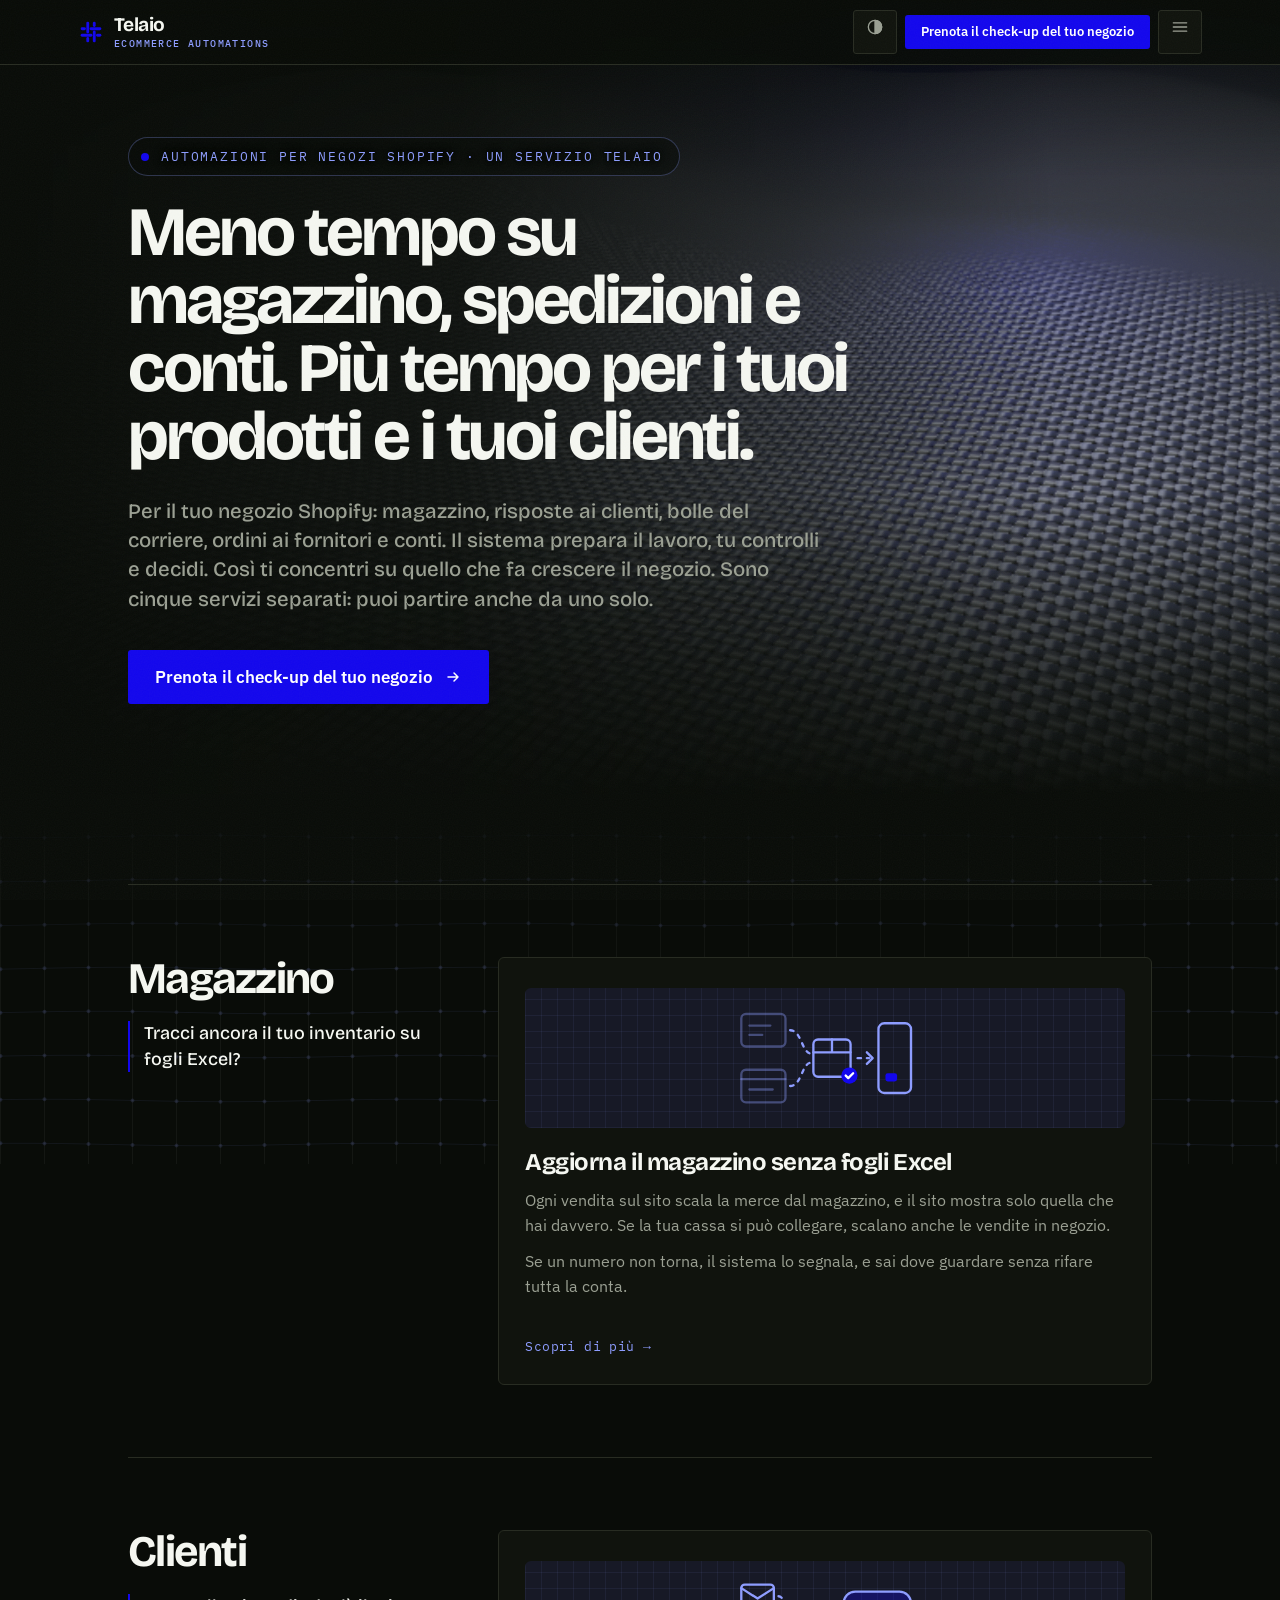
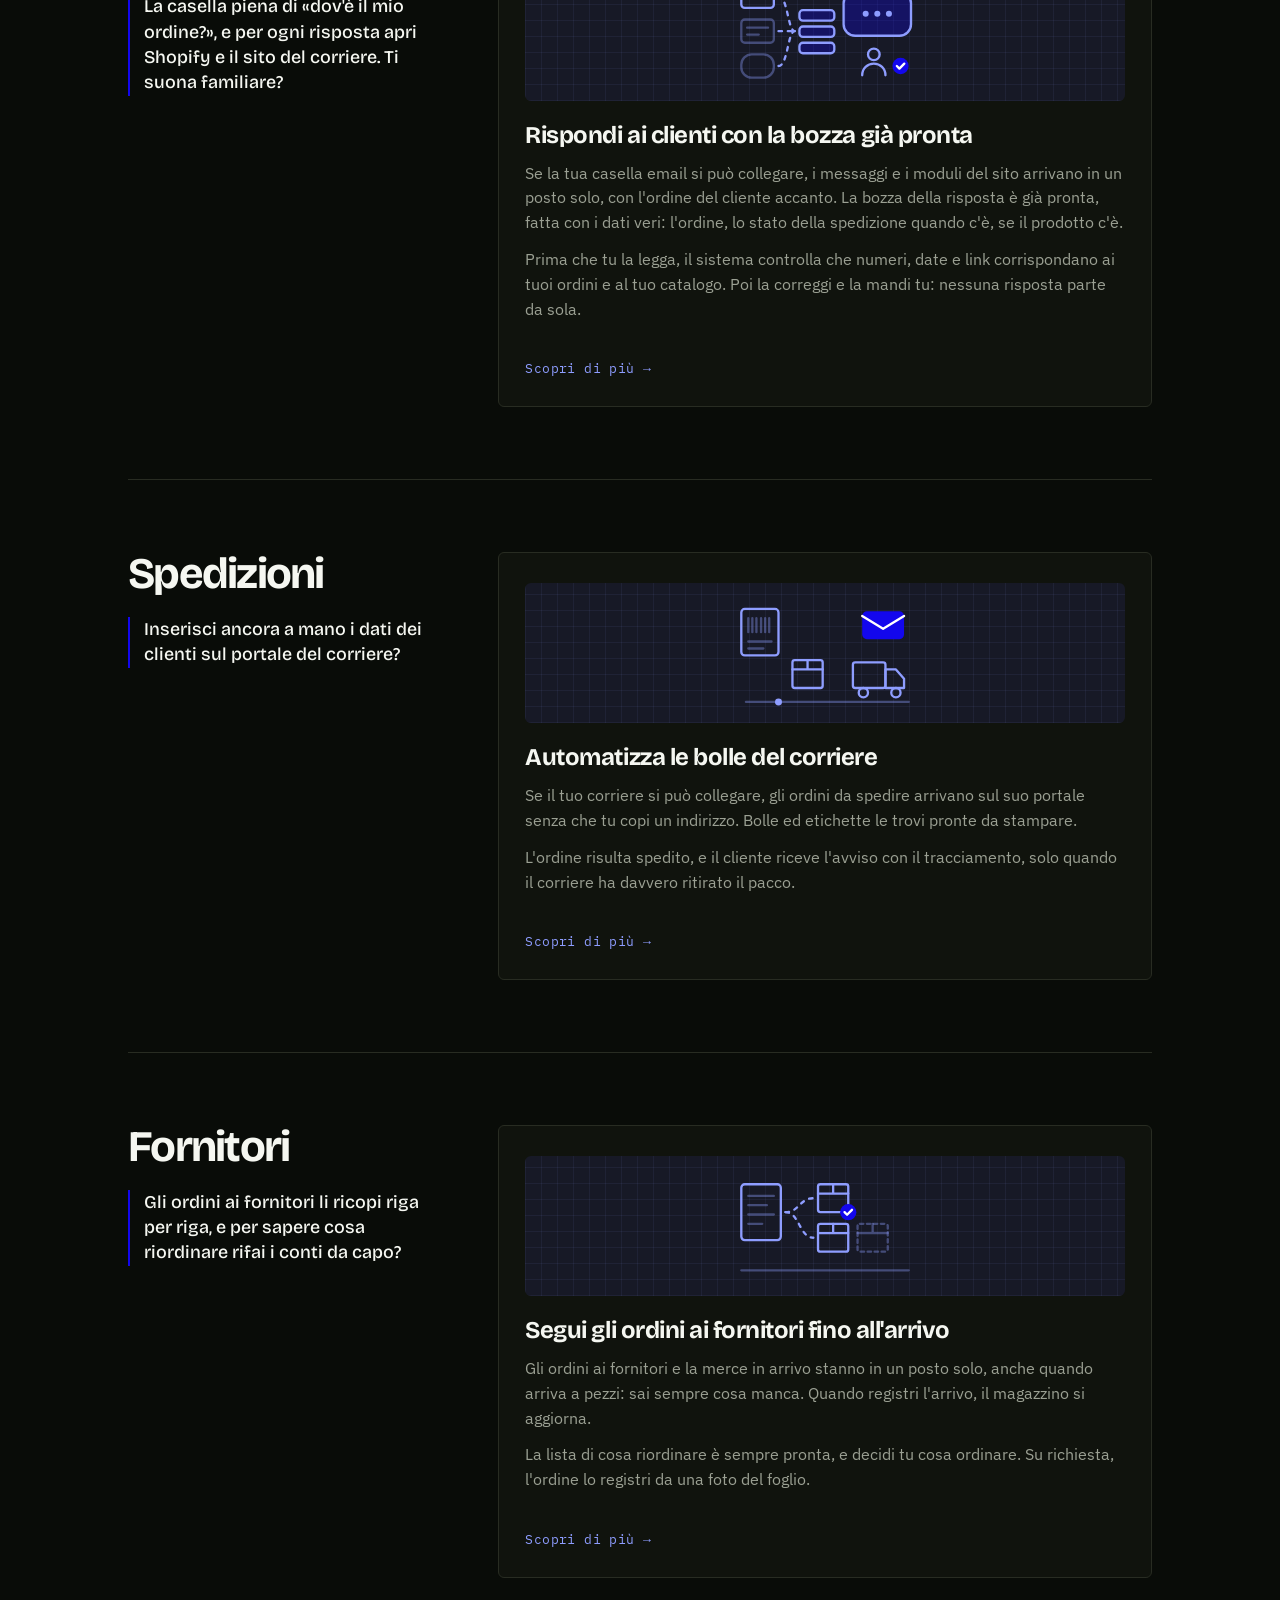
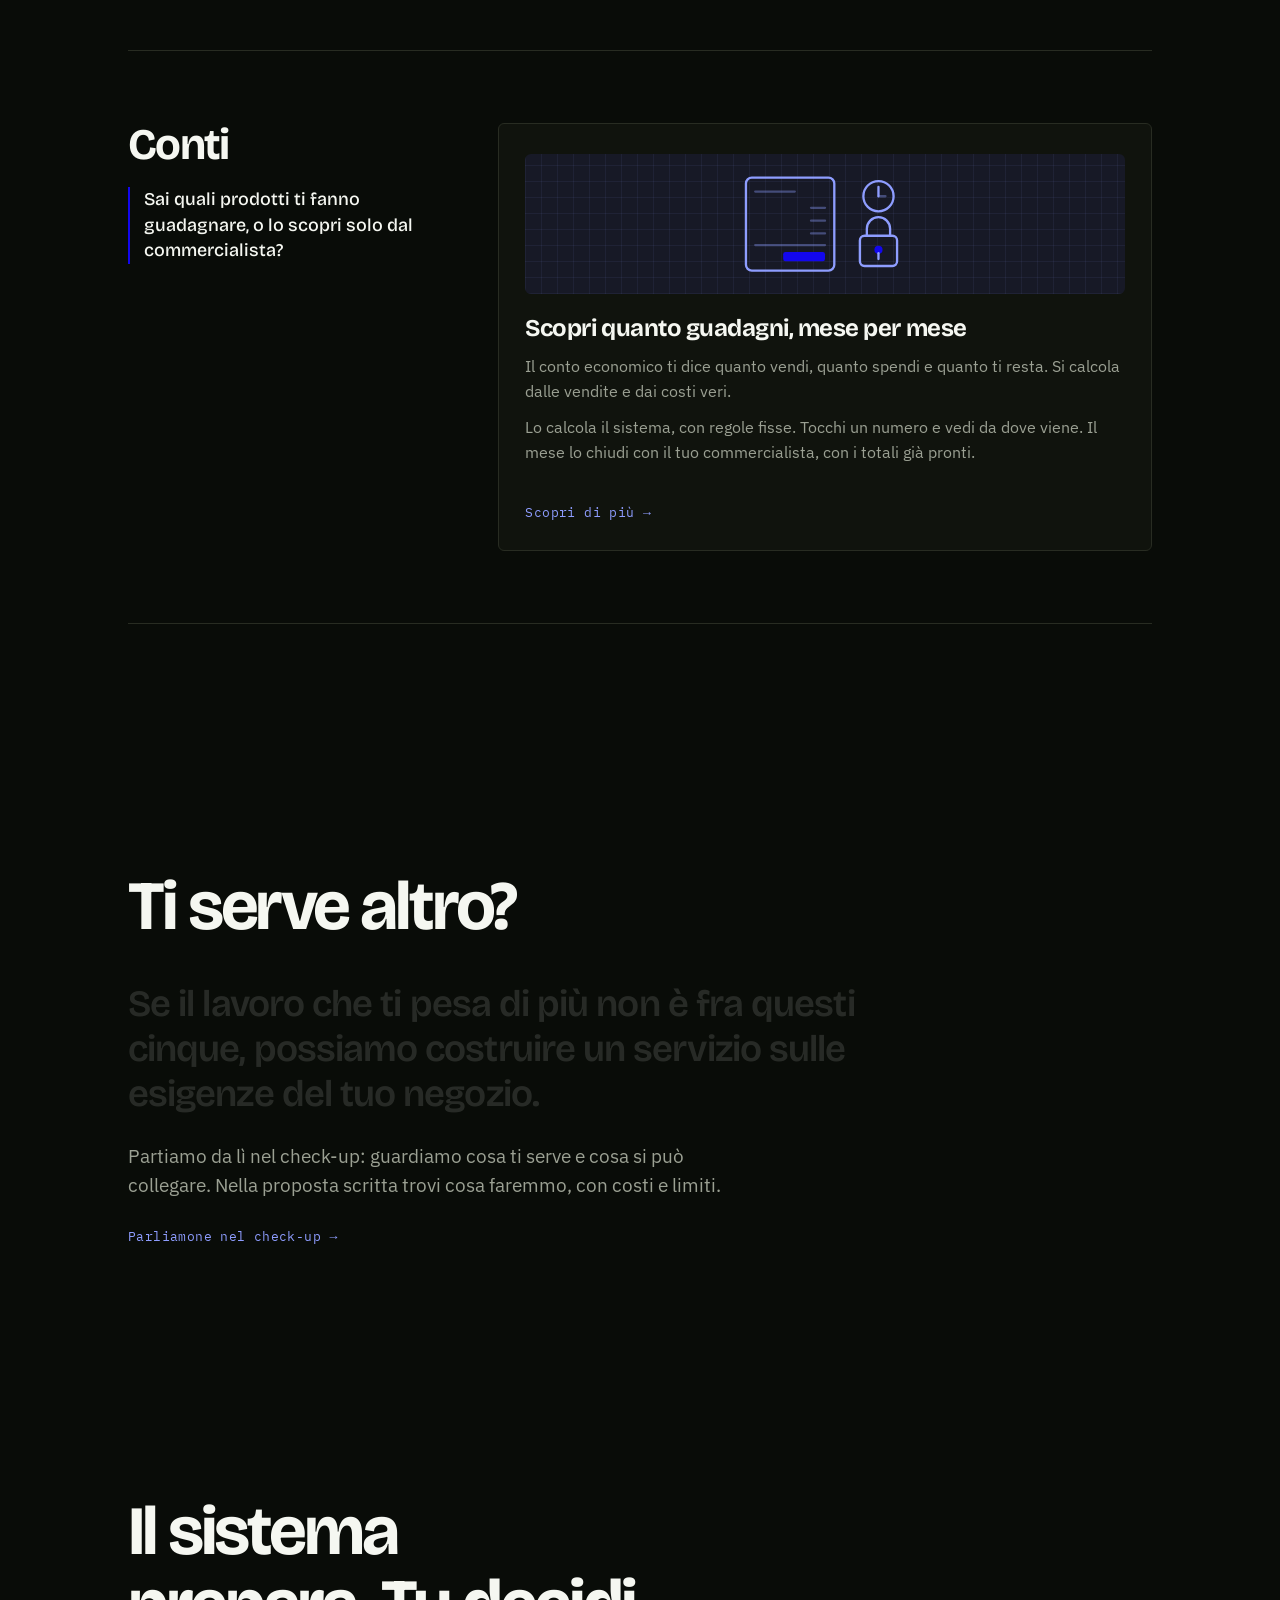
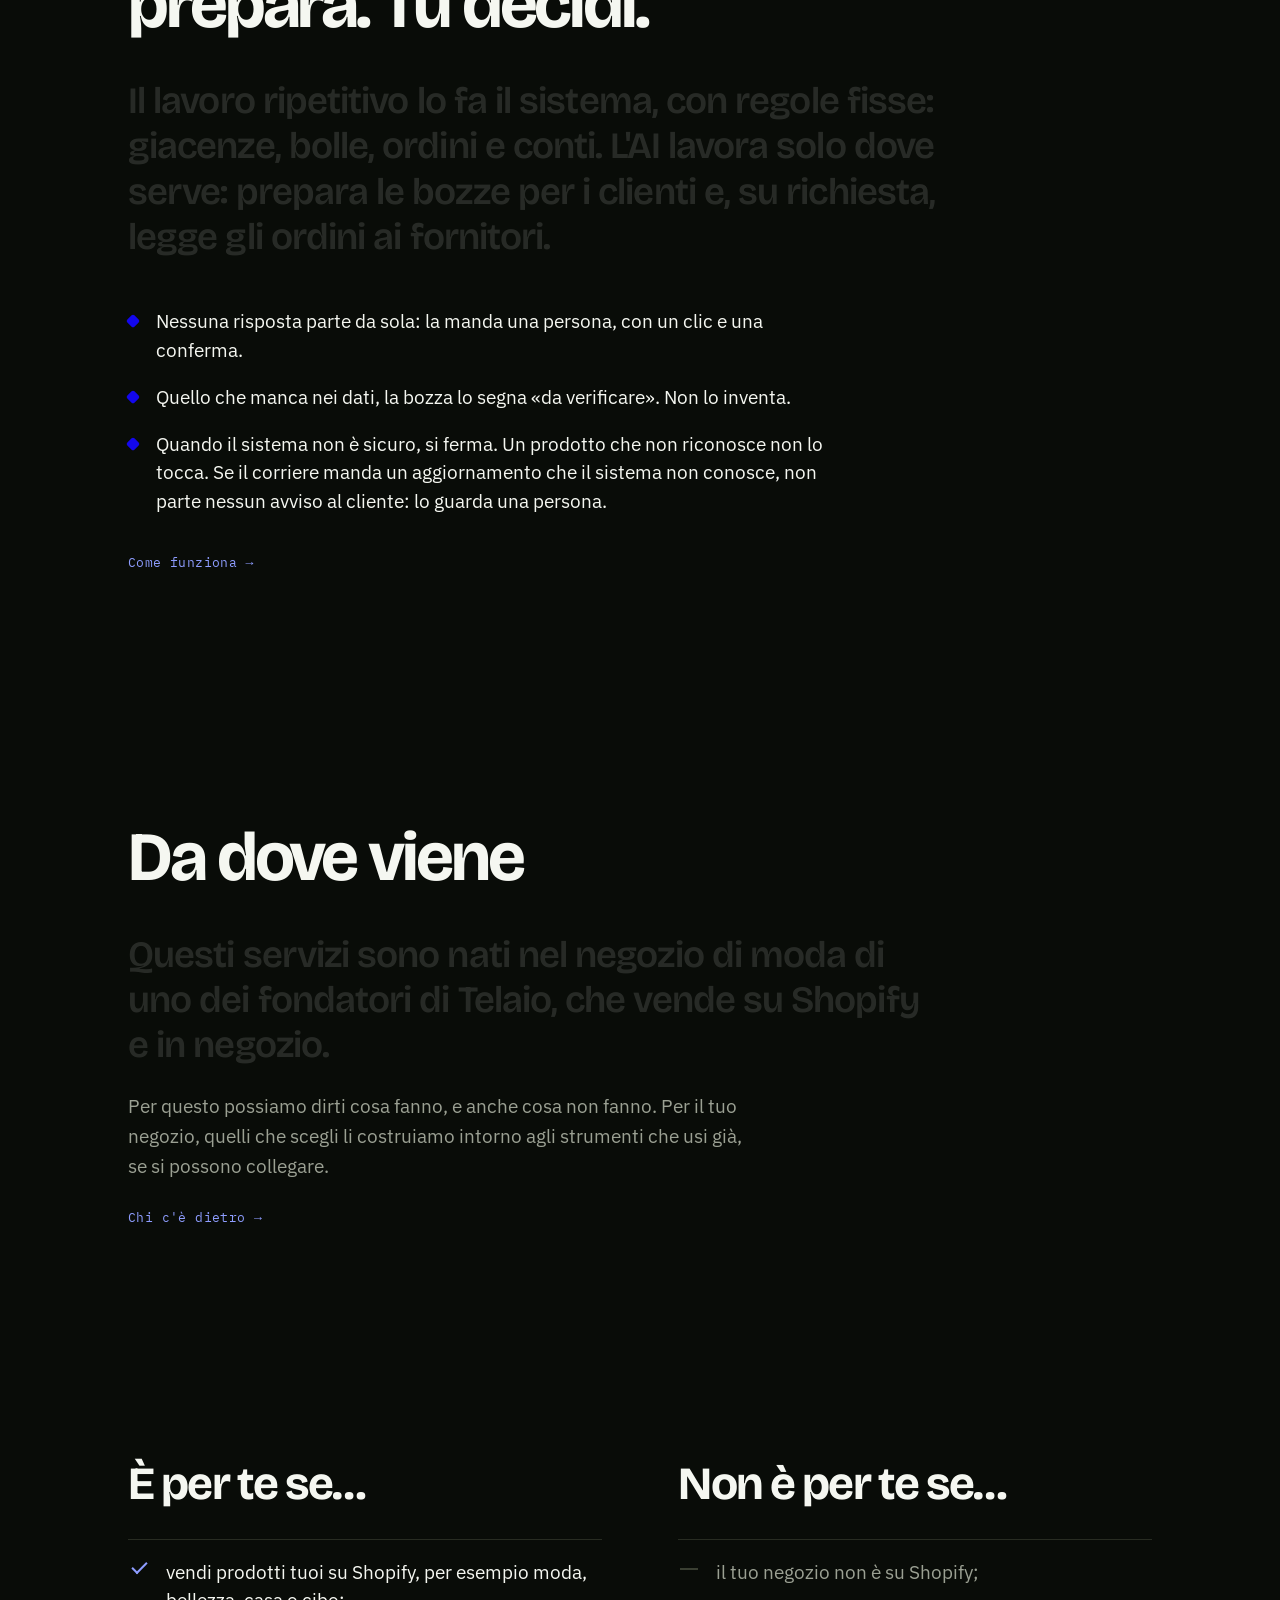
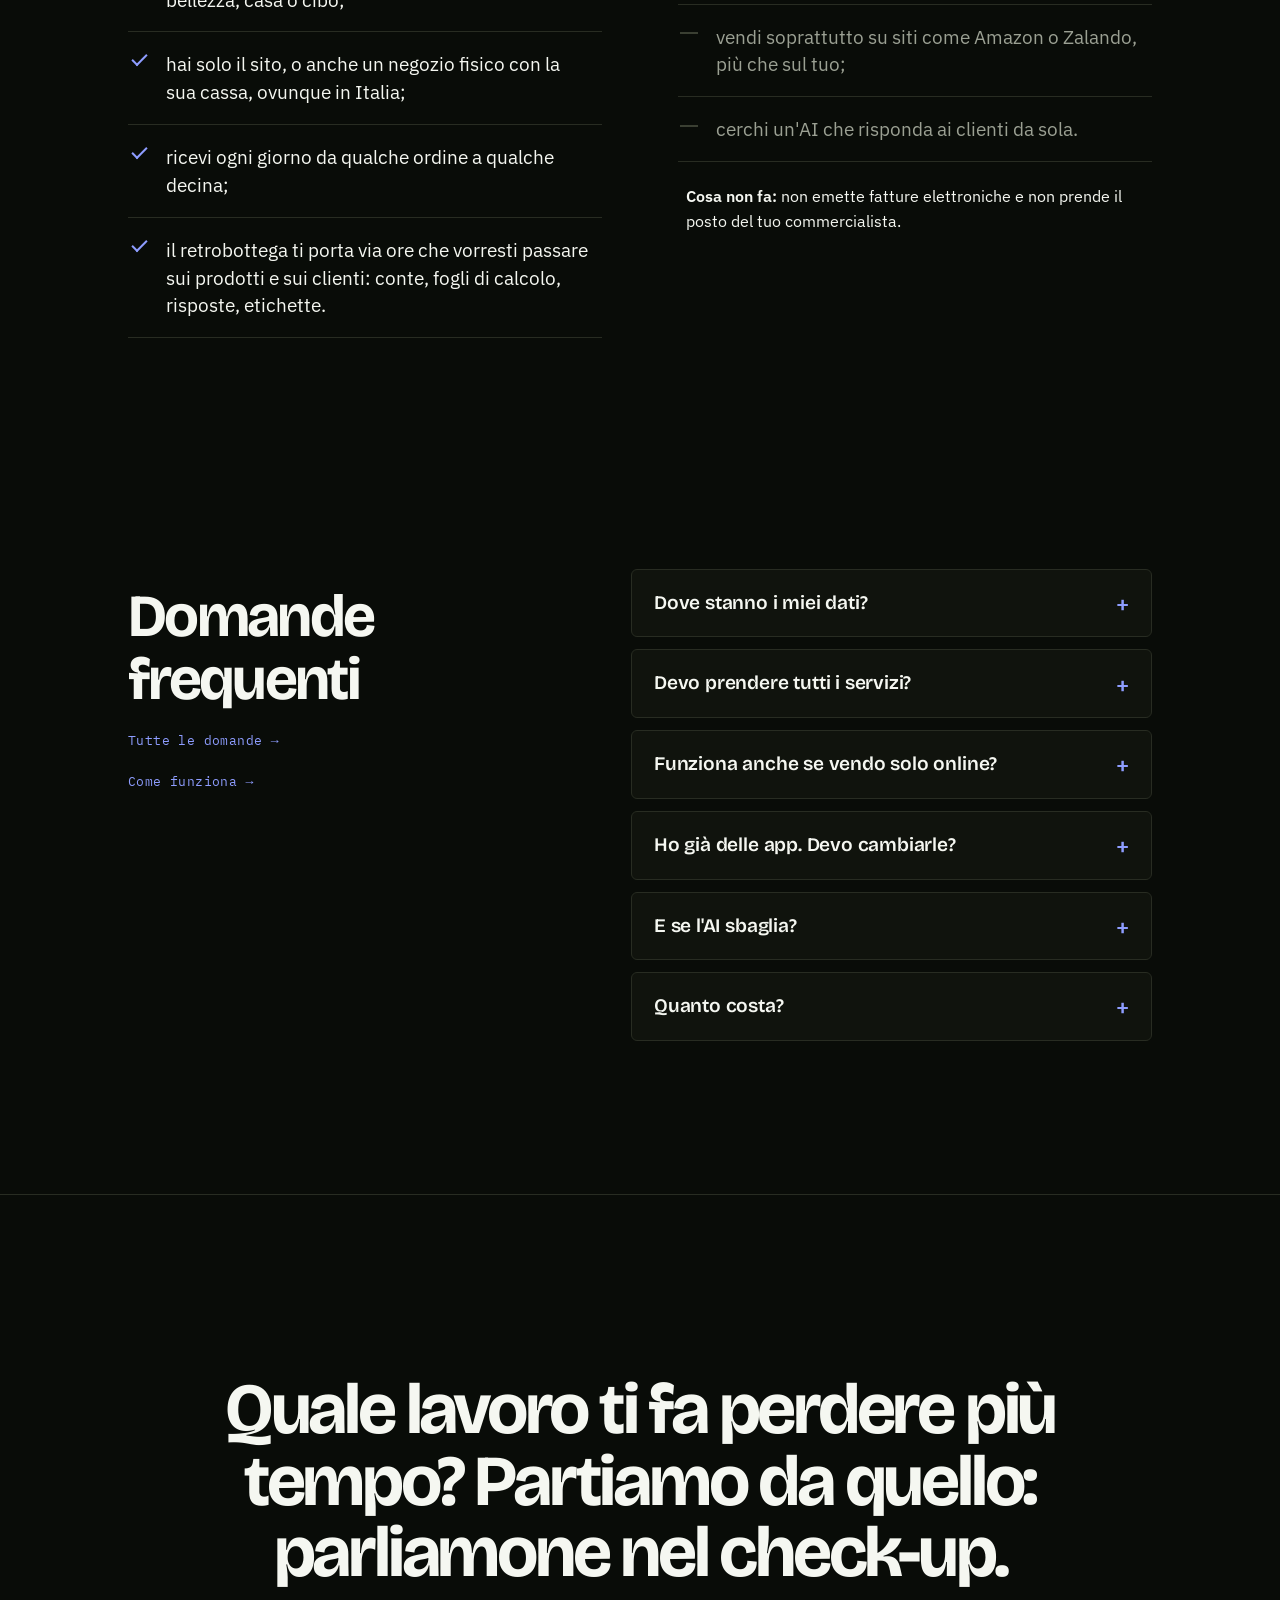
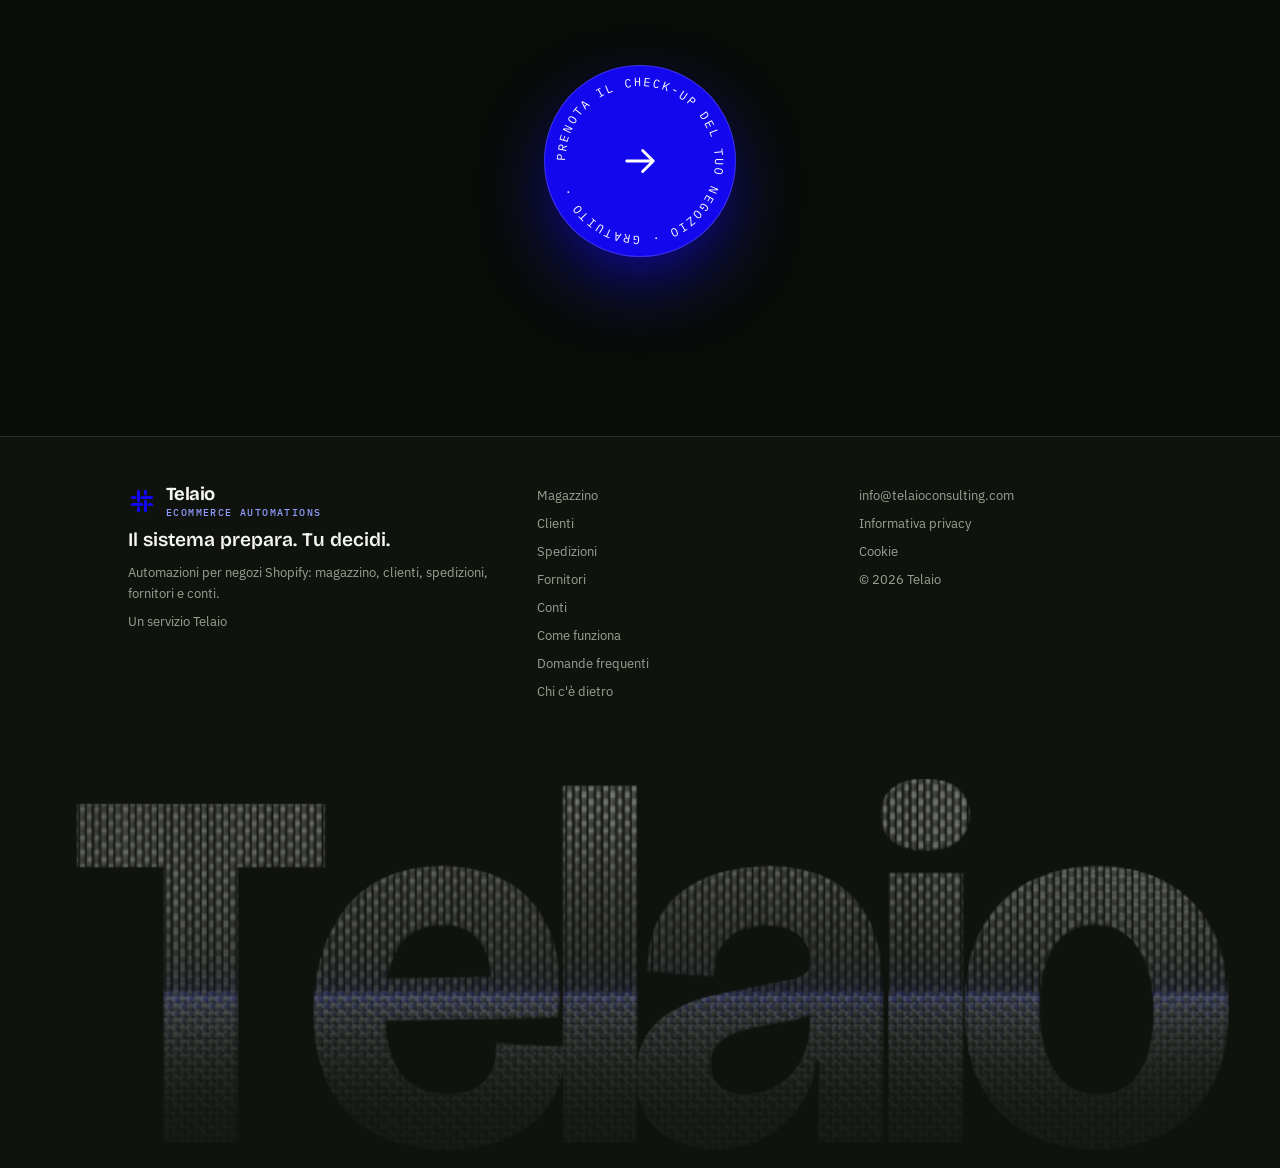
<file: index.html>
<!doctype html>
<html lang="it">
<head>
  <meta charset="utf-8">
  <meta name="viewport" content="width=device-width, initial-scale=1">
  <title>Telaio - Ecommerce Automations: automazioni per Shopify</title>
  <meta name="description" content="Magazzino, clienti, spedizioni, fornitori e conti per il tuo Shopify: meno tempo nel retrobottega, più tempo per prodotti e clienti. Si parte anche da uno.">
  <meta name="theme-color" content="#090C08">
  <meta name="robots" content="index, follow">
  <link rel="canonical" href="https://telaioconsulting.com/ecommerce-automations/">

  <meta property="og:title" content="Meno tempo su magazzino, spedizioni e conti. Più tempo per i tuoi prodotti e i tuoi clienti">
  <meta property="og:description" content="Magazzino, clienti, spedizioni, fornitori e conti per il tuo Shopify: meno tempo nel retrobottega, più tempo per prodotti e clienti. Si parte anche da uno.">
  <meta property="og:type" content="website">
  <meta property="og:url" content="https://telaioconsulting.com/ecommerce-automations/">
  <meta property="og:locale" content="it_IT">
  <meta property="og:site_name" content="Telaio - Ecommerce Automations">
  <meta property="og:image" content="https://telaioconsulting.com/ecommerce-automations/assets/og-telaio.png">
  <meta name="twitter:card" content="summary_large_image">
  <meta name="twitter:title" content="Meno tempo su magazzino, spedizioni e conti. Più tempo per i tuoi prodotti e i tuoi clienti">
  <meta name="twitter:description" content="Magazzino, clienti, spedizioni, fornitori e conti per il tuo Shopify: meno tempo nel retrobottega, più tempo per prodotti e clienti. Si parte anche da uno.">
  <meta name="twitter:image" content="https://telaioconsulting.com/ecommerce-automations/assets/og-telaio.png">

  <link rel="icon" type="image/png" href="assets/telaio-logo-512.png">
  <link rel="preload" href="assets/fonts/bricolage-grotesque-500-700-latin.woff2" as="font" type="font/woff2" crossorigin>
  <link rel="preload" href="assets/fonts/ibm-plex-sans-400-600-latin.woff2" as="font" type="font/woff2" crossorigin>
  <!-- cambio pagina col filo (motion.css): la richiesta al browser sta in cima, prima di ogni script,
       altrimenti la pagina nuova può controllarla prima che arrivino i fogli di stile e annullare il passaggio -->
  <style>@media (prefers-reduced-motion: no-preference) { @view-transition { navigation: auto; types: p-filo; } }</style>
  <script>
    (function (r) {
      r.classList.add("js");
      // cambio pagina col filo (motion.css): «pagereveal» dice, prima del primo disegno, se la pagina arriva con la transizione
      addEventListener("pagereveal", function (e) { r.classList.add(e.viewTransition ? "p-filo-arrivo" : "p-rivelata"); });
      // tema chiaro salvato: subito, prima del primo disegno (niente passaggio dal buio al chiaro)
      try { if (localStorage.getItem("telaio-theme") === "light") { r.setAttribute("data-theme", "light"); document.querySelector('meta[name="theme-color"]').content = "#F4F5F8"; } } catch (e) {}
      if (!matchMedia("(prefers-reduced-motion: reduce)").matches) r.classList.add("motion");
      // Se gli script non partono, si torna alla pagina statica (tutto visibile).
      setTimeout(function () {
        if (!window.__telaio) r.classList.remove("js");
        if (!window.__motion) r.classList.remove("motion");
      }, 4000);
    })(document.documentElement);
  </script>
  <link rel="stylesheet" href="style.css">
  <link rel="stylesheet" href="motion.css">
  <link rel="stylesheet" href="site.css">

  <script type="application/ld+json">
  {
    "@context": "https://schema.org",
    "@graph": [
      {
        "@type": "WebSite",
        "@id": "https://telaioconsulting.com/ecommerce-automations/#website",
        "url": "https://telaioconsulting.com/ecommerce-automations/",
        "name": "Telaio - Ecommerce Automations",
        "inLanguage": "it",
        "publisher": { "@id": "https://telaioconsulting.com/#organization" }
      },
      {
        "@type": "Service",
        "@id": "https://telaioconsulting.com/ecommerce-automations/#service",
        "name": "Telaio - Ecommerce Automations",
        "url": "https://telaioconsulting.com/ecommerce-automations/",
        "serviceType": "Automazione e AI per negozi Shopify",
        "description": "Cinque servizi separati per i negozi su Shopify: il magazzino aggiornato senza fogli Excel; le risposte ai clienti con la bozza pronta, inviata da una persona; bolle ed etichette del corriere pronte e avviso «spedito» solo dopo il ritiro; gli ordini ai fornitori seguiti fino all'arrivo; quanto vendi, quanto spendi e quanto ti resta, mese per mese. Si può partire anche da uno solo, e altri servizi si costruiscono su richiesta.",
        "provider": { "@id": "https://telaioconsulting.com/#organization" },
        "brand": { "@id": "https://telaioconsulting.com/#organization" },
        "areaServed": "IT",
        "availableLanguage": "it",
        "hasOfferCatalog": {
          "@type": "OfferCatalog",
          "name": "I cinque servizi",
          "itemListElement": [
            { "@type": "Offer", "itemOffered": { "@type": "Service", "name": "Magazzino: aggiorna il magazzino senza fogli Excel", "url": "https://telaioconsulting.com/ecommerce-automations/magazzino/" } },
            { "@type": "Offer", "itemOffered": { "@type": "Service", "name": "Clienti: rispondi ai clienti con la bozza già pronta", "url": "https://telaioconsulting.com/ecommerce-automations/clienti/" } },
            { "@type": "Offer", "itemOffered": { "@type": "Service", "name": "Spedizioni: automatizza le bolle del corriere", "url": "https://telaioconsulting.com/ecommerce-automations/spedizioni/" } },
            { "@type": "Offer", "itemOffered": { "@type": "Service", "name": "Fornitori: segui gli ordini ai fornitori fino all'arrivo", "url": "https://telaioconsulting.com/ecommerce-automations/fornitori/" } },
            { "@type": "Offer", "itemOffered": { "@type": "Service", "name": "Conti: scopri quanto guadagni, mese per mese", "url": "https://telaioconsulting.com/ecommerce-automations/conti/" } }
          ]
        }
      },
      {
        "@type": "Organization",
        "@id": "https://telaioconsulting.com/#organization",
        "name": "Telaio",
        "alternateName": "Telaio Consulting",
        "url": "https://telaioconsulting.com/",
        "logo": "https://telaioconsulting.com/ecommerce-automations/assets/telaio-logo-512.png",
        "email": "info@telaioconsulting.com"
      }
    ]
  }
  </script>
</head>
<body data-page-type="home">
  <a class="skip" href="#top">Vai al contenuto</a>

  <svg width="0" height="0" style="position:absolute" aria-hidden="true" focusable="false">
    <symbol id="mk" viewBox="0 0 64 64">
      <g fill="none" stroke="currentColor" stroke-width="7" stroke-linecap="round">
        <path d="M24 10 V32 M24 48 V54"></path>
        <path d="M40 10 V16 M40 32 V54"></path>
        <path d="M10 24 H16 M32 24 H54"></path>
        <path d="M10 40 H32 M48 40 H54"></path>
      </g>
    </symbol>
  </svg>

  <div class="grain" aria-hidden="true"></div>
  <div class="p-progress" aria-hidden="true"></div>

  <header class="top">
    <div class="wrap top-in">
      <a class="brand" href="./" aria-label="Telaio Ecommerce Automations, home">
        <svg class="mk" viewBox="0 0 64 64" aria-hidden="true"><use href="#mk"></use></svg>
        <span class="brand-lockup"><span class="wm">Telaio</span><span class="brand-sub">Ecommerce Automations</span></span>
      </a>
      <nav class="nav" id="nav" aria-label="Navigazione principale">
        <a href="magazzino/">Magazzino</a>
        <a href="clienti/">Clienti</a>
        <a href="spedizioni/">Spedizioni</a>
        <a href="fornitori/">Fornitori</a>
        <a href="conti/">Conti</a>
        <a href="come-funziona/">Come funziona</a>
        <a href="domande-frequenti/">Domande frequenti</a>
      </nav>
      <div class="top-actions">
        <button class="icon-btn" id="themeBtn" type="button" aria-label="Passa al tema chiaro">◐</button>
        <a class="btn btn-primary btn-sm" href="check-up/" data-cta="checkup" data-placement="nav">Prenota il check-up del tuo negozio</a>
        <button class="icon-btn menu-btn" id="menuBtn" type="button" aria-label="Apri il menu" aria-expanded="false" aria-controls="nav">≡</button>
      </div>
    </div>
  </header>

  <main id="top">

    <section class="p-hero is-page">
      <canvas class="p-weave" id="weave" aria-hidden="true"></canvas>
      <div class="p-hero-veil" aria-hidden="true"></div>
      <div class="wrap p-hero-in">
        <p class="p-kicker" data-hero-item><span class="p-dot" aria-hidden="true"></span>Automazioni per negozi Shopify · Un&nbsp;servizio&nbsp;Telaio</p>
        <h1 class="p-h1">Meno tempo su magazzino, spedizioni e conti. Più tempo per i tuoi prodotti e i tuoi clienti.</h1>
        <p class="p-hero-lede" data-hero-item>Per il tuo negozio Shopify: magazzino, risposte ai clienti, bolle del corriere, ordini ai fornitori e conti. Il sistema prepara il lavoro, tu controlli e decidi. Così ti concentri su quello che fa crescere il negozio. Sono cinque servizi separati: puoi partire anche da uno solo.</p>
        <div class="p-hero-cta" data-hero-item>
          <a class="btn btn-primary p-btn-xl" data-magnetic href="check-up/" data-cta="checkup" data-placement="hero">Prenota il check-up del tuo negozio <span class="p-arr" aria-hidden="true">→</span></a>
        </div>
      </div>
    </section>

    <!-- I cinque servizi -->
    <section class="p-sec" style="padding-top:clamp(48px,7vw,96px)">
      <div class="wrap">

        <div class="p-group" id="magazzino">
          <div class="p-group-side" data-reveal>
            <h2>Magazzino</h2>
            <p class="p-pain">Tracci ancora il tuo inventario su fogli Excel?</p>
          </div>
          <div class="p-group-cards">
            <article class="p-case" data-reveal>
              <div class="p-case-art" aria-hidden="true">
                <svg class="ill" viewBox="0 0 160 100">
                  <rect class="soft" x="8" y="12" width="38" height="28" rx="4"/>
                  <path class="soft" d="M15 22h18M15 30h11"/>
                  <rect class="soft" x="8" y="60" width="38" height="28" rx="4"/>
                  <path class="soft" d="M8 68h38M15 77h20"/>
                  <path class="i1-flow" d="M50 26c10 0 10 20 18 20"/>
                  <path class="i1-flow" d="M50 74c10 0 10-20 18-20"/>
                  <rect x="70" y="34" width="32" height="32" rx="4"/>
                  <path d="M70 45h32M86 34v11"/>
                  <g class="i1-ok"><circle class="fillb" cx="101" cy="65" r="7"/><path d="M97.8 65l2.2 2.2 4.2-4.2" stroke="#fff"/></g>
                  <path class="i1-flow" d="M108 50h10"/>
                  <path d="M116 45l5 5-5 5"/>
                  <rect x="126" y="20" width="28" height="60" rx="5"/>
                  <path class="i1-l" d="M132 33h16"/>
                  <path class="i1-l b" d="M132 43h12"/>
                  <path class="i1-l c" d="M132 53h16"/>
                  <rect class="fillb" x="132" y="63" width="10" height="7" rx="2"/>
                </svg>
              </div>
              <h3>Aggiorna il magazzino senza fogli Excel</h3>
              <p>Ogni vendita sul sito scala la merce dal magazzino, e il sito mostra solo quella che hai davvero. Se la tua cassa si può collegare, scalano anche le vendite in negozio.</p>
              <p>Se un numero non torna, il sistema lo segnala, e sai dove guardare senza rifare tutta la conta.</p>
              <p class="p-more"><a class="arrow-link" href="magazzino/">Scopri di più →</a></p>
            </article>
          </div>
        </div>

        <div class="p-group" id="clienti">
          <div class="p-group-side" data-reveal>
            <h2>Clienti</h2>
            <p class="p-pain">La casella piena di «dov'è il mio ordine?», e per ogni risposta apri Shopify e il sito del corriere. Ti suona familiare?</p>
          </div>
          <div class="p-group-cards">
            <article class="p-case" data-reveal>
              <div class="p-case-art" aria-hidden="true">
                <svg class="ill" viewBox="0 0 160 100">
                  <rect x="8" y="10" width="28" height="20" rx="3"/>
                  <path d="M8 13l14 9 14-9"/>
                  <rect class="soft" x="8" y="40" width="28" height="20" rx="3"/>
                  <path class="soft" d="M13 47h18M13 53h10"/>
                  <rect class="soft" x="8" y="70" width="28" height="20" rx="9"/>
                  <path class="i1-flow" d="M40 20c8 0 8 30 14 30"/>
                  <path class="i1-flow" d="M40 50h14"/>
                  <path class="i1-flow" d="M40 80c8 0 8-30 14-30"/>
                  <g class="i8-f"><rect x="58" y="32" width="30" height="9" rx="3"/></g>
                  <g class="i8-f b"><rect x="58" y="46" width="30" height="9" rx="3"/></g>
                  <g class="i8-f c"><rect x="58" y="60" width="30" height="9" rx="3"/></g>
                  <g class="i3-reply">
                    <rect class="i3-box" x="96" y="16" width="58" height="38" rx="10"/>
                    <circle class="i3-dot" cx="115" cy="35" r="2.6"/>
                    <circle class="i3-dot b" cx="125" cy="35" r="2.6"/>
                    <circle class="i3-dot c" cx="135" cy="35" r="2.6"/>
                    <path class="i3-txt" d="M106 29h38M106 41h24"/>
                  </g>
                  <circle cx="122" cy="70" r="5"/>
                  <path d="M112 88c0-6 4.5-10 10-10s10 4 10 10"/>
                  <g class="i1-ok"><circle class="fillb" cx="145" cy="80" r="7"/><path d="M141.8 80l2.2 2.2 4.2-4.2" stroke="#fff"/></g>
                </svg>
              </div>
              <h3>Rispondi ai clienti con la bozza già pronta</h3>
              <p>Se la tua casella email si può collegare, i messaggi e i moduli del sito arrivano in un posto solo, con l'ordine del cliente accanto. La bozza della risposta è già pronta, fatta con i dati veri: l'ordine, lo stato della spedizione quando c'è, se il prodotto c'è.</p>
              <p>Prima che tu la legga, il sistema controlla che numeri, date e link corrispondano ai tuoi ordini e al tuo catalogo. Poi la correggi e la mandi tu: nessuna risposta parte da sola.</p>
              <p class="p-more"><a class="arrow-link" href="clienti/">Scopri di più →</a></p>
            </article>
          </div>
        </div>

        <div class="p-group" id="spedizioni">
          <div class="p-group-side" data-reveal>
            <h2>Spedizioni</h2>
            <p class="p-pain">Inserisci ancora a mano i dati dei clienti sul portale del corriere?</p>
          </div>
          <div class="p-group-cards">
            <article class="p-case" data-reveal>
              <div class="p-case-art" aria-hidden="true">
                <svg class="ill" viewBox="0 0 160 100">
                  <rect x="8" y="12" width="32" height="40" rx="3"/>
                  <path class="soft" d="M14 20v12M17.5 20v12M21 20v12M25 20v12M28.5 20v12M32 20v12"/>
                  <path class="soft" d="M14 40h20M14 46h13"/>
                  <rect x="52" y="56" width="26" height="24" rx="2"/>
                  <path d="M52 64h26M65 56v8"/>
                  <path class="soft" d="M12 92h140"/>
                  <circle class="i2-run" cx="40" cy="92" r="3"/>
                  <rect x="104" y="58" width="28" height="22" rx="2"/>
                  <path d="M132 64h9l7 8v8h-16z"/>
                  <circle cx="113" cy="84" r="4"/>
                  <circle cx="141" cy="84" r="4"/>
                  <g class="i1-ok i9-late"><rect class="fillb" x="112" y="14" width="36" height="24" rx="4"/><path d="M112 18l18 11 18-11" stroke="#fff"/></g>
                </svg>
              </div>
              <h3>Automatizza le bolle del corriere</h3>
              <p>Se il tuo corriere si può collegare, gli ordini da spedire arrivano sul suo portale senza che tu copi un indirizzo. Bolle ed etichette le trovi pronte da stampare.</p>
              <p>L'ordine risulta spedito, e il cliente riceve l'avviso con il tracciamento, solo quando il corriere ha davvero ritirato il pacco.</p>
              <p class="p-more"><a class="arrow-link" href="spedizioni/">Scopri di più →</a></p>
            </article>
          </div>
        </div>

        <div class="p-group" id="fornitori">
          <div class="p-group-side" data-reveal>
            <h2>Fornitori</h2>
            <p class="p-pain">Gli ordini ai fornitori li ricopi riga per riga, e per sapere cosa riordinare rifai i conti da capo?</p>
          </div>
          <div class="p-group-cards">
            <article class="p-case" data-reveal>
              <div class="p-case-art" aria-hidden="true">
                <svg class="ill" viewBox="0 0 160 100">
              <rect x="8" y="14" width="34" height="48" rx="3"/>
              <path class="soft" d="M14 24h22M14 32h16M14 40h22M14 48h12"/>
              <path class="i1-flow" d="M46 38c12 0 12-12 24-12"/>
              <path class="i1-flow" d="M46 38c12 0 12 22 24 22"/>
              <rect x="74" y="14" width="26" height="24" rx="2"/>
              <path d="M74 22h26M87 14v8"/>
              <rect x="74" y="48" width="26" height="24" rx="2"/>
              <path d="M74 56h26M87 48v8"/>
              <rect class="soft" x="108" y="48" width="26" height="24" rx="2" stroke-dasharray="3 3"/>
              <path class="soft" d="M108 56h26M121 48v8"/>
              <g class="i1-ok"><circle class="fillb" cx="100" cy="38" r="7"/><path d="M96.8 38l2.2 2.2 4.2-4.2" stroke="#fff"/></g>
              <path class="i1-l" d="M112 22h36"/>
              <path class="i1-l b" d="M112 30h24"/>
              <path class="soft" d="M8 88h144"/>
            </svg>
              </div>
              <h3>Segui gli ordini ai fornitori fino all'arrivo</h3>
              <p>Gli ordini ai fornitori e la merce in arrivo stanno in un posto solo, anche quando arriva a pezzi: sai sempre cosa manca. Quando registri l'arrivo, il magazzino si aggiorna.</p>
              <p>La lista di cosa riordinare è sempre pronta, e decidi tu cosa ordinare. Su richiesta, l'ordine lo registri da una foto del foglio.</p>
              <p class="p-more"><a class="arrow-link" href="fornitori/">Scopri di più →</a></p>
            </article>
          </div>
        </div>

        <div class="p-group" id="conti">
          <div class="p-group-side" data-reveal>
            <h2>Conti</h2>
            <p class="p-pain">Sai quali prodotti ti fanno guadagnare, o lo scopri solo dal commercialista?</p>
          </div>
          <div class="p-group-cards">
            <article class="p-case" data-reveal>
              <div class="p-case-art" aria-hidden="true">
                <svg class="ill" viewBox="0 0 160 100">
                  <rect x="12" y="10" width="76" height="80" rx="5"/>
                  <path class="soft" d="M20 22h34"/>
                  <path class="i4-r" d="M20 36h40"/><path class="soft" d="M68 36h12"/>
                  <path class="i4-r b" d="M20 47h32"/><path class="soft" d="M68 47h12"/>
                  <path class="i4-r c" d="M20 58h44"/><path class="soft" d="M68 58h12"/>
                  <path class="soft" d="M20 68h60"/>
                  <rect class="i4-total fillb" x="44" y="74" width="36" height="8" rx="2"/>
                  <circle cx="126" cy="26" r="13"/>
                  <path class="soft" d="M126 26h6"/>
                  <path class="i-hand" d="M126 26v-8"/>
                  <path d="M116 60v-6a10 10 0 0 1 20 0v6"/>
                  <rect x="110" y="60" width="32" height="26" rx="4"/>
                  <circle class="fillb" cx="126" cy="72" r="3.5"/>
                  <path d="M126 75v5"/>
                </svg>
              </div>
              <h3>Scopri quanto guadagni, mese per mese</h3>
              <p>Il conto economico ti dice quanto vendi, quanto spendi e quanto ti resta. Si calcola dalle vendite e dai costi veri.</p>
              <p>Lo calcola il sistema, con regole fisse. Tocchi un numero e vedi da dove viene. Il mese lo chiudi con il tuo commercialista, con i totali già pronti.</p>
              <p class="p-more"><a class="arrow-link" href="conti/">Scopri di più →</a></p>
            </article>
          </div>
        </div>

      </div>
    </section>

    <!-- Ti serve altro? -->
    <section class="p-sec">
      <div class="wrap">
        <header class="p-head" style="margin-bottom:clamp(24px,3vw,36px)">
          <h2 class="p-h2" data-split>Ti serve altro?</h2>
        </header>
        <p class="p-statement" data-scrub>Se il lavoro che ti pesa di più non è fra questi cinque, possiamo costruire un servizio sulle esigenze del tuo negozio.</p>
        <p class="lede p-origin-note" data-reveal>Partiamo da lì nel check-up: guardiamo cosa ti serve e cosa si può collegare. Nella proposta scritta trovi cosa faremmo, con costi e limiti.</p>
        <p data-reveal style="margin-top:18px"><a class="arrow-link" href="check-up/" data-cta="checkup" data-placement="custom" data-messaggio="Vorrei parlare di un lavoro che non è fra i cinque servizi: ">Parliamone nel check-up →</a></p>
      </div>
    </section>

    <!-- Il sistema prepara. Tu decidi. -->
    <section class="p-sec p-ai">
      <div class="wrap">
        <header class="p-head" style="margin-bottom:clamp(24px,3vw,36px)">
          <h2 class="p-h2" data-split>Il sistema prepara. Tu decidi.</h2>
        </header>
        <p class="p-statement" data-scrub>Il lavoro ripetitivo lo fa il sistema, con regole fisse: giacenze, bolle, ordini e conti. L'AI lavora solo dove serve: prepara le bozze per i clienti e, su richiesta, legge gli ordini ai fornitori.</p>
        <ul class="ticks" data-reveal>
          <li>Nessuna risposta parte da sola: la manda una persona, con un clic e una conferma.</li>
          <li>Quello che manca nei dati, la bozza lo segna «da verificare». Non lo inventa.</li>
          <li>Quando il sistema non è sicuro, si ferma. Un prodotto che non riconosce non lo tocca. Se il corriere manda un aggiornamento che il sistema non conosce, non parte nessun avviso al cliente: lo guarda una persona.</li>
        </ul>
        <p data-reveal style="margin-top:28px"><a class="arrow-link" href="come-funziona/">Come funziona →</a></p>
      </div>
    </section>

    <!-- Da dove viene -->
    <section class="p-sec">
      <div class="wrap">
        <header class="p-head" style="margin-bottom:clamp(24px,3vw,36px)">
          <h2 class="p-h2" data-split>Da dove viene</h2>
        </header>
        <p class="p-statement" data-scrub>Questi servizi sono nati nel negozio di moda di uno dei fondatori di Telaio, che vende su Shopify e in negozio.</p>
        <p class="lede p-origin-note" data-reveal>Per questo possiamo dirti cosa fanno, e anche cosa non fanno. Per il tuo negozio, quelli che scegli li costruiamo intorno agli strumenti che usi già, se si possono collegare.</p>
        <p data-reveal style="margin-top:18px"><a class="arrow-link" href="chi-siamo/">Chi c'è dietro →</a></p>
      </div>
    </section>

    <!-- Per chi è -->
    <section class="p-sec">
      <div class="wrap p-lists">
        <div class="p-list yes" data-reveal>
          <h2>È per te se…</h2>
          <ul>
            <li>vendi prodotti tuoi su Shopify, per esempio moda, bellezza, casa o cibo;</li>
            <li>hai solo il sito, o anche un negozio fisico con la sua cassa, ovunque in Italia;</li>
            <li>ricevi ogni giorno da qualche ordine a qualche decina;</li>
            <li>il retrobottega ti porta via ore che vorresti passare sui prodotti e sui clienti: conte, fogli di calcolo, risposte, etichette.</li>
          </ul>
        </div>
        <div class="p-list no" data-reveal>
          <h2>Non è per te se…</h2>
          <ul>
            <li>il tuo negozio non è su Shopify;</li>
            <li>vendi soprattutto su siti come Amazon o Zalando, più che sul tuo;</li>
            <li>cerchi un'AI che risponda ai clienti da sola.</li>
          </ul>
          <p class="p-list-note"><b>Cosa non fa:</b> non emette fatture elettroniche e non prende il posto del tuo commercialista.</p>
        </div>
      </div>
    </section>

    <!-- Domande frequenti -->
    <section id="faq" class="p-sec">
      <div class="wrap p-split">
        <div class="p-split-side">
          <h2 class="p-h2" data-split>Domande frequenti</h2>
          <p data-reveal><a class="arrow-link" href="domande-frequenti/">Tutte le domande →</a></p>
          <p data-reveal><a class="arrow-link" href="come-funziona/">Come funziona →</a></p>
        </div>
        <div>
          <details class="qa" data-reveal data-question-id="ecommerce-data"><summary>Dove stanno i miei dati?</summary><div class="a"><p>Nei tuoi account, intestati al tuo negozio. È lì che costruiamo ogni servizio, compreso quello di AI che legge i messaggi e gli ordini ai fornitori.</p></div></details>
          <details class="qa" data-reveal data-question-id="ecommerce-standalone"><summary>Devo prendere tutti i servizi?</summary><div class="a"><p>No. Sono servizi separati. Puoi partire da uno solo, quello che ti fa perdere più tempo, e aggiungere gli altri dopo, se ti servono.</p></div></details>
          <details class="qa" data-reveal data-question-id="ecommerce-online-only"><summary>Funziona anche se vendo solo online?</summary><div class="a"><p>Sì. Ognuno dei cinque servizi va bene anche senza un negozio fisico. La cassa entra in gioco solo se ce l'hai.</p></div></details>
          <details class="qa" data-reveal data-question-id="ecommerce-tools"><summary>Ho già delle app. Devo cambiarle?</summary><div class="a"><p>Non per forza. Si parte da quello che usi: Shopify, la casella email, il corriere, la cassa. Se un'app fa già bene il suo lavoro, resta. Casella, corriere e cassa li guardiamo insieme nel check-up: non tutti si possono collegare, e non tutti allo stesso modo.</p></div></details>
          <details class="qa" data-reveal data-question-id="ecommerce-ai-mistakes"><summary>E se l'AI sbaglia?</summary><div class="a"><p>Può succedere. Per questo non risponde mai da sola. Ogni bozza parte dai dati veri, e il sistema controlla numeri, date e link prima che tu la legga. Anche gli ordini ai fornitori letti dall'AI, se scegli di registrarli da una foto, li controlli tu prima che cambi qualcosa. Decidi sempre tu.</p></div></details>
          <details class="qa" data-reveal data-question-id="ecommerce-cost"><summary>Quanto costa?</summary><div class="a"><p>Dipende da quali servizi scegli e da cosa usi già. Prima di iniziare ricevi una proposta scritta con costi e limiti. Il check-up è gratuito.</p></div></details>
        </div>
      </div>
    </section>

    <!-- Chiusura -->
    <section class="p-final">
      <div class="p-final-glow" aria-hidden="true"></div>
      <div class="wrap">
        <h2 class="p-final-h" data-split>Quale lavoro ti fa perdere più tempo? Partiamo da quello: parliamone nel check-up.</h2>
        <a class="p-orb" data-magnetic href="check-up/" data-cta="checkup" data-placement="final" aria-label="Prenota il check-up del tuo negozio">
          <svg class="p-orb-ring" viewBox="0 0 200 200" aria-hidden="true">
            <defs><path id="orbPath" d="M100,100 m-78,0 a78,78 0 1,1 156,0 a78,78 0 1,1 -156,0"/></defs>
            <text><textPath href="#orbPath">Prenota il check-up del tuo negozio · Gratuito · </textPath></text>
          </svg>
          <span class="p-orb-arr" aria-hidden="true">→</span>
        </a>
      </div>
    </section>
  </main>

  <div class="mobile-bar"><a class="btn btn-primary btn-block" href="check-up/" data-cta="checkup" data-placement="mobile_bar">Prenota il check-up del tuo negozio</a></div>

  <footer class="p-footer">
    <div class="wrap foot-in foot-grid">
      <div class="foot-col">
        <div class="foot-brand">
          <svg class="mk" viewBox="0 0 64 64" aria-hidden="true"><use href="#mk"></use></svg>
          <span class="brand-lockup"><span class="wm">Telaio</span><span class="brand-sub">Ecommerce Automations</span></span>
        </div>
        <span class="foot-tag">Il sistema prepara. Tu decidi.</span>
        <span>Automazioni per negozi Shopify: magazzino, clienti, spedizioni, fornitori e conti.</span>
        <a class="foot-endorse" href="https://telaioconsulting.com/">Un servizio Telaio</a>
      </div>
      <nav class="foot-col" aria-label="Pagine">
        <a href="magazzino/">Magazzino</a>
        <a href="clienti/">Clienti</a>
        <a href="spedizioni/">Spedizioni</a>
        <a href="fornitori/">Fornitori</a>
        <a href="conti/">Conti</a>
        <a href="come-funziona/">Come funziona</a>
        <a href="domande-frequenti/">Domande frequenti</a>
        <a href="chi-siamo/">Chi c'è dietro</a>
      </nav>
      <div class="foot-col">
        <a href="mailto:info@telaioconsulting.com" data-email-link>info@telaioconsulting.com</a>
        <a href="privacy/">Informativa privacy</a>
        <a href="cookie/">Cookie</a>
        <span>© 2026 Telaio</span>
      </div>
    </div>
    <div class="p-bigword" aria-hidden="true"><span>T</span><span>e</span><span>l</span><span>a</span><span>i</span><span>o</span></div>
  </footer>

  <!-- Librerie di animazione, ospitate nel sito (vedi assets/vendor/README.md) -->
  <script src="assets/vendor/gsap.min.js"></script>
  <script src="assets/vendor/ScrollTrigger.min.js"></script>
  <script src="assets/vendor/SplitText.min.js"></script>
  <script src="assets/vendor/lenis.min.js"></script>
  <script src="script.js"></script>
  <script src="motion.js"></script>
</body>
</html>
</file>
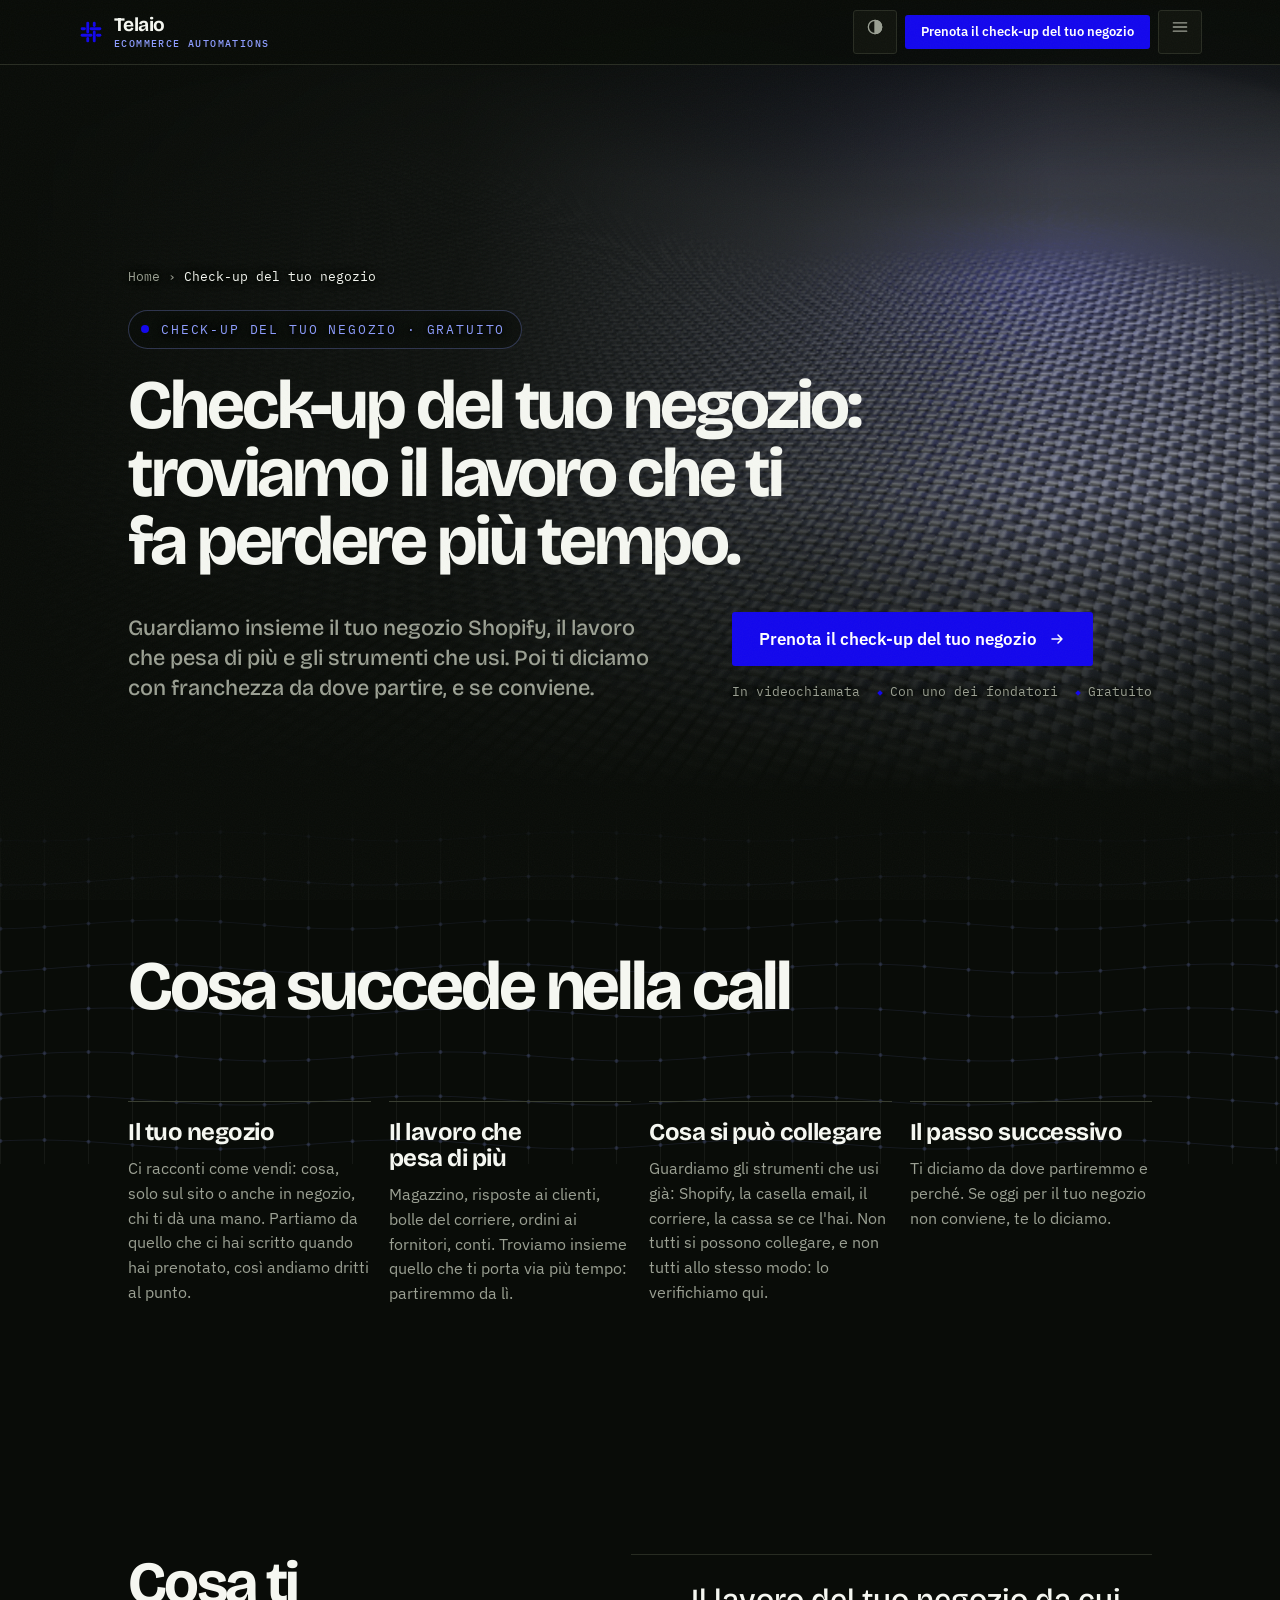
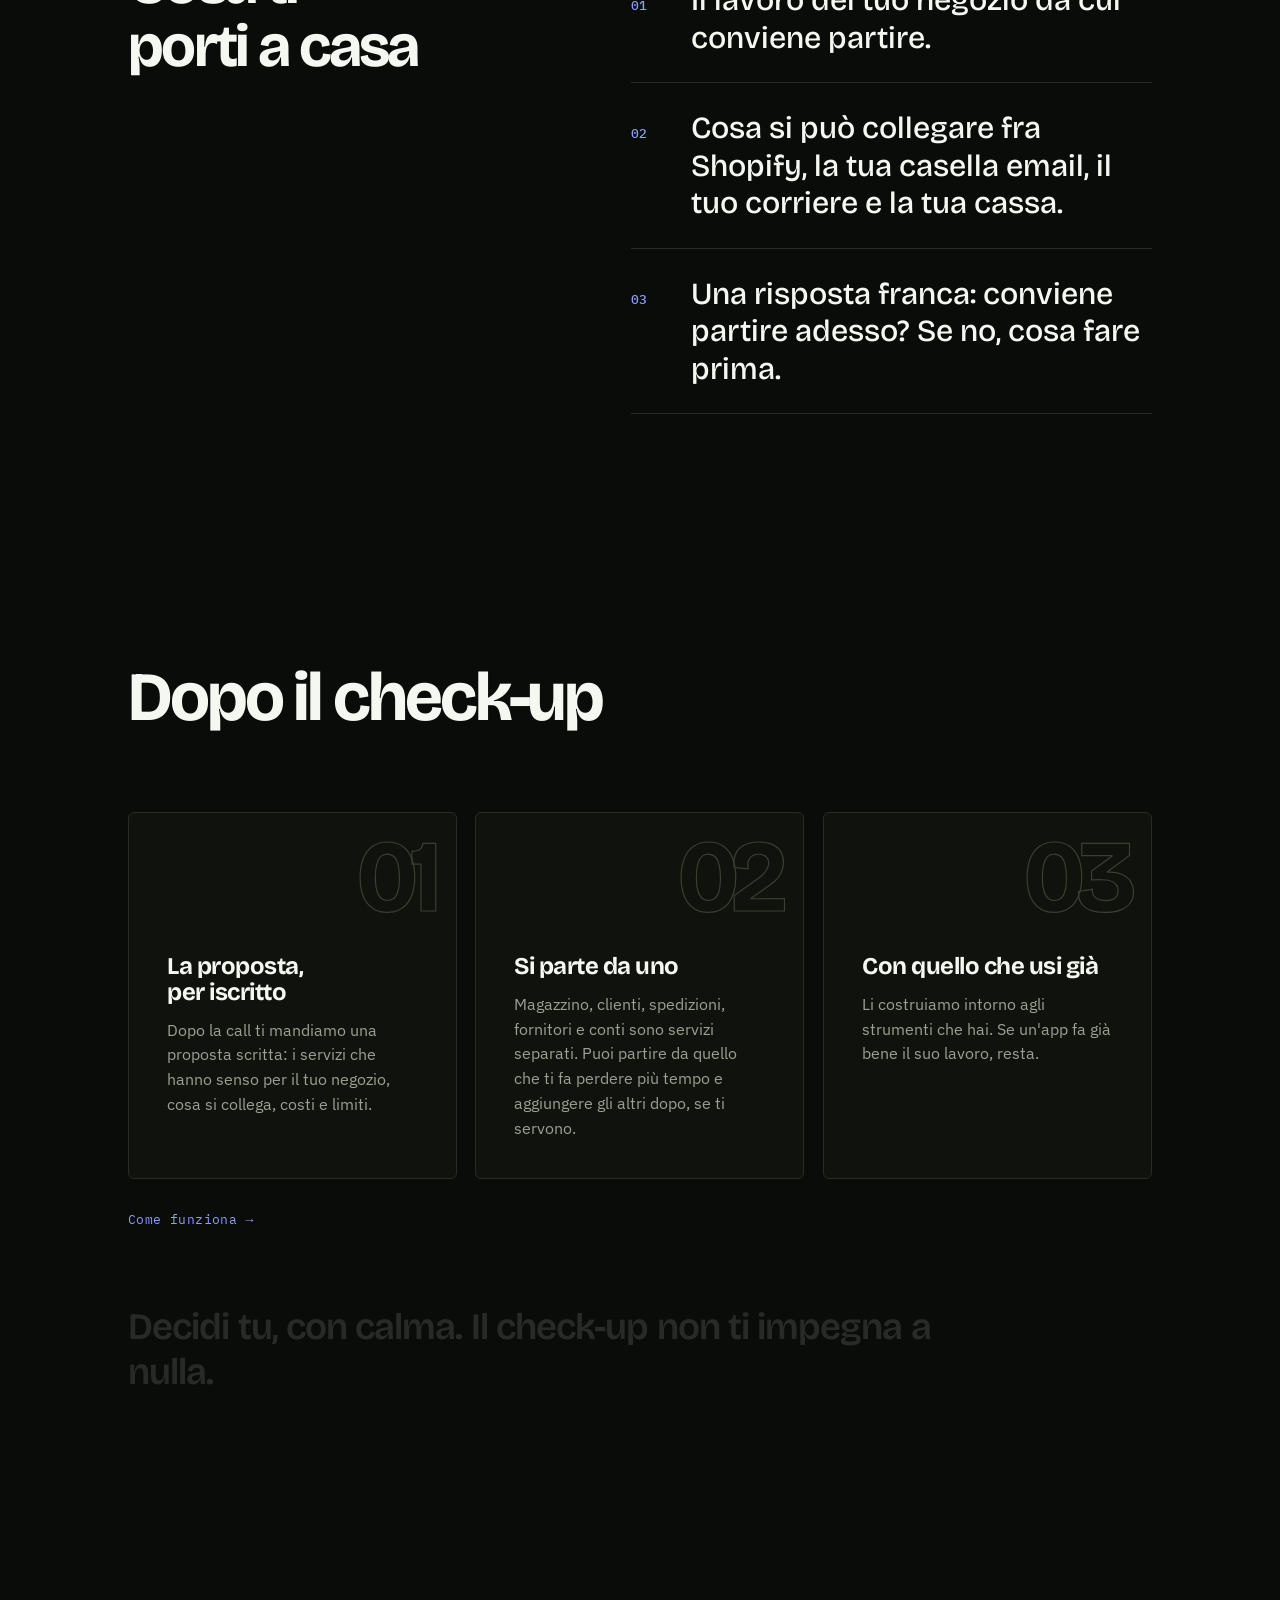
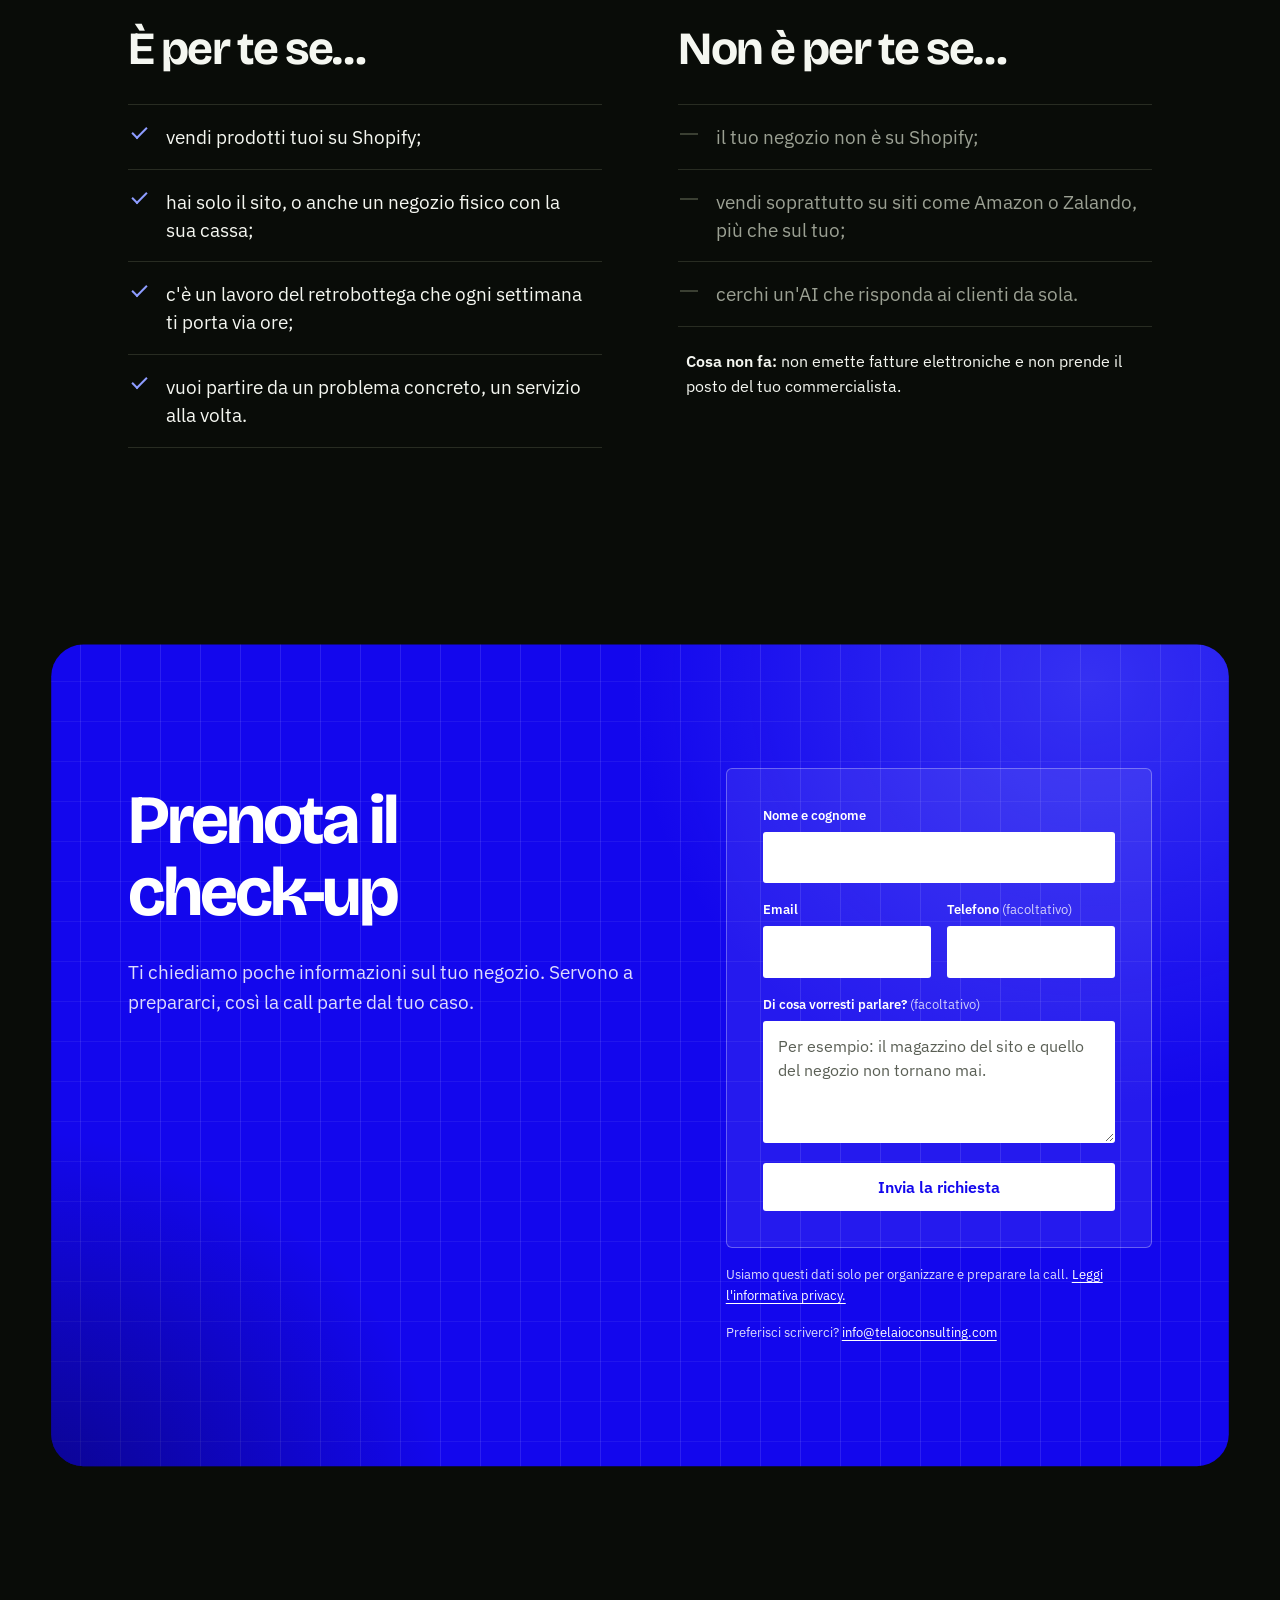
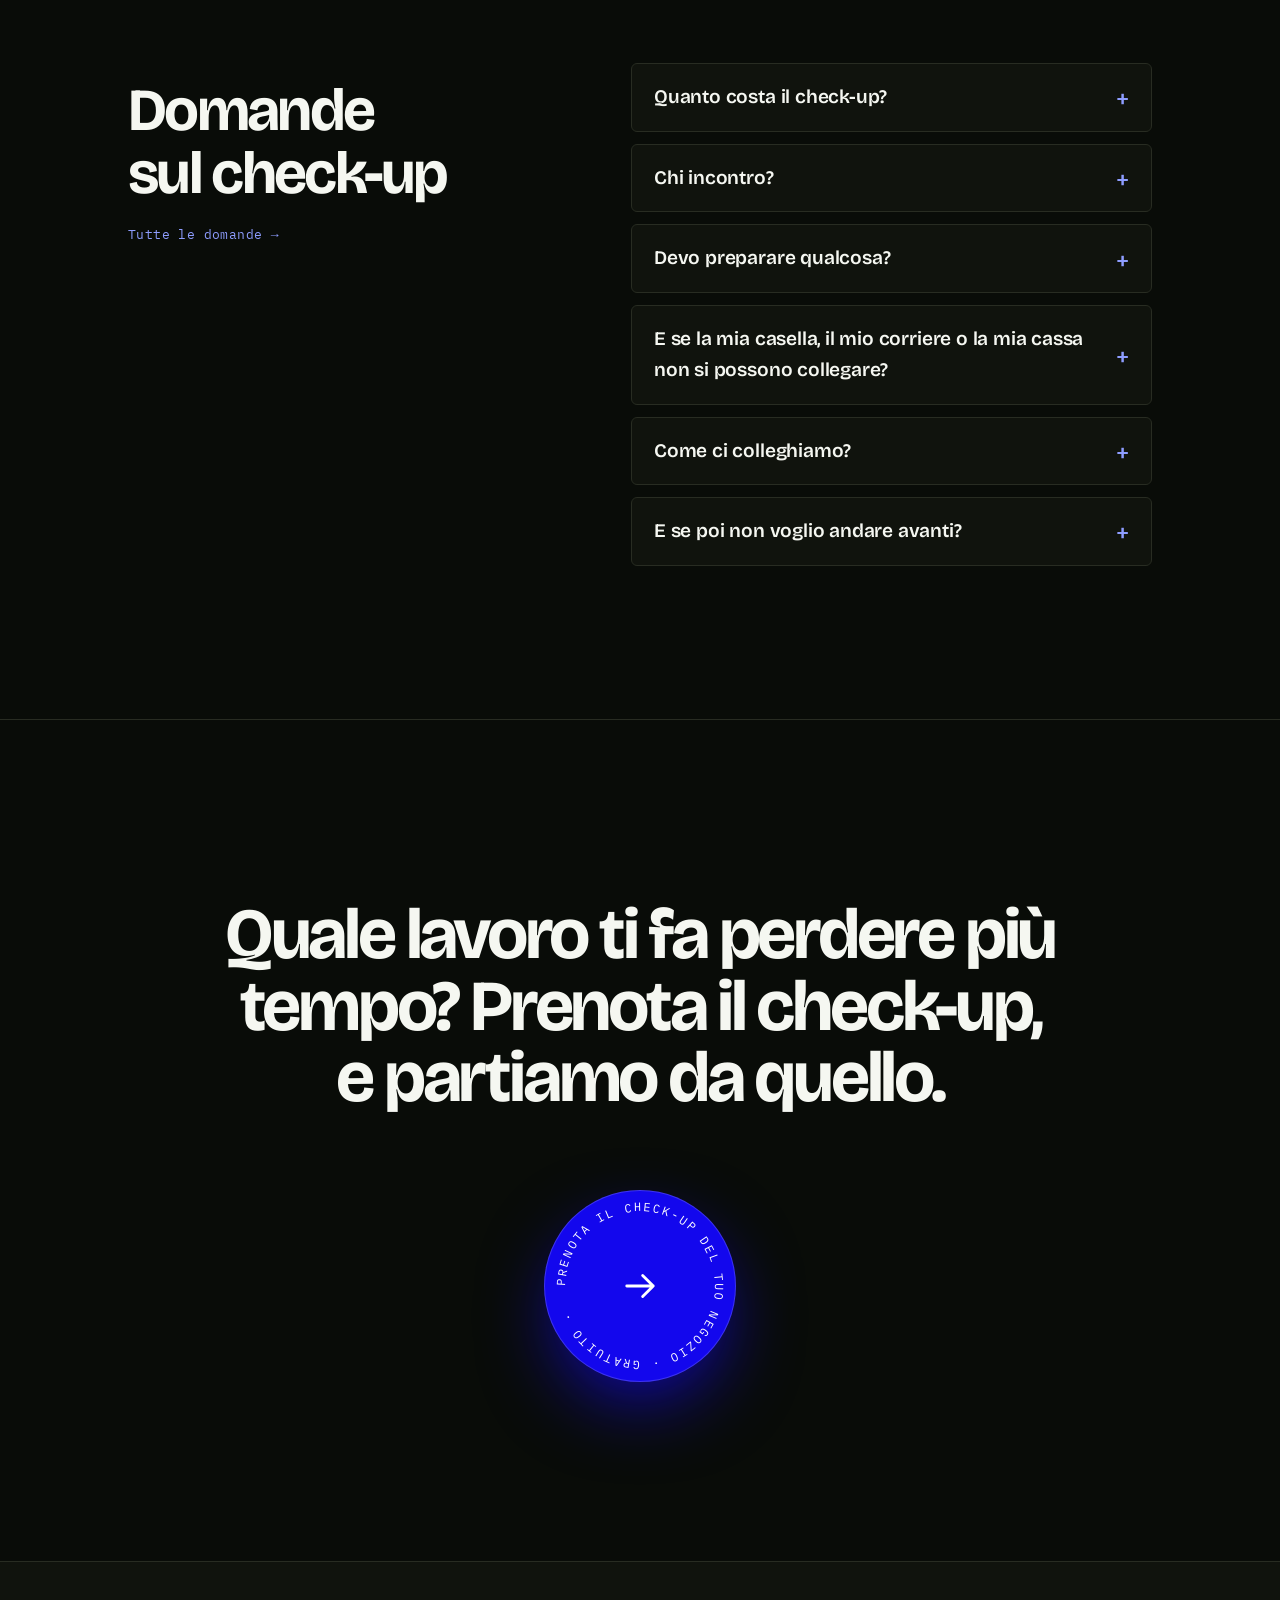
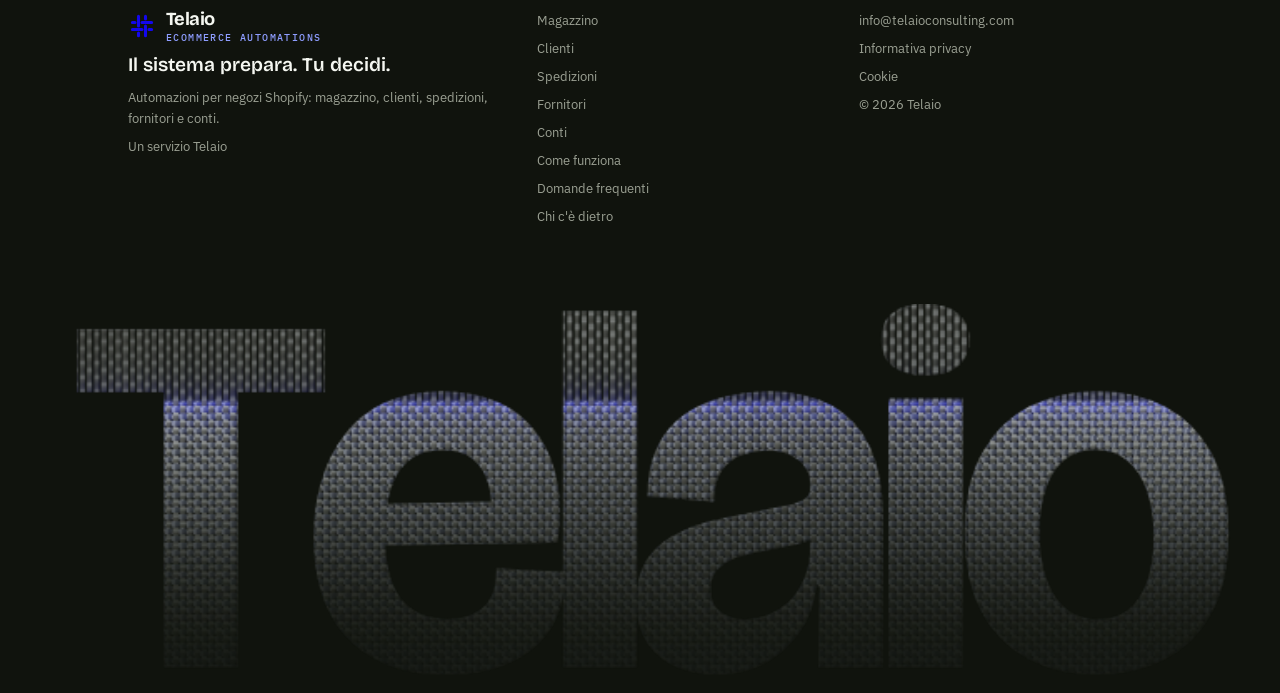
<file: check-up/index.html>
<!doctype html>
<html lang="it">
<head>
  <meta charset="utf-8">
  <meta name="viewport" content="width=device-width, initial-scale=1">
  <title>Check-up gratuito del tuo negozio Shopify | Telaio - Ecommerce Automations</title>
  <meta name="description" content="Videochiamata gratuita con uno dei fondatori di Telaio: guardiamo il tuo negozio Shopify, il lavoro che pesa di più e cosa si può collegare.">
  <meta name="theme-color" content="#090C08">
  <meta name="robots" content="index, follow">
  <link rel="canonical" href="https://telaioconsulting.com/ecommerce-automations/check-up/">

  <meta property="og:title" content="Check-up gratuito del tuo negozio Shopify">
  <meta property="og:description" content="Videochiamata gratuita con uno dei fondatori di Telaio: guardiamo il tuo negozio Shopify, il lavoro che pesa di più e cosa si può collegare.">
  <meta property="og:type" content="website">
  <meta property="og:url" content="https://telaioconsulting.com/ecommerce-automations/check-up/">
  <meta property="og:locale" content="it_IT">
  <meta property="og:site_name" content="Telaio - Ecommerce Automations">
  <meta property="og:image" content="https://telaioconsulting.com/ecommerce-automations/assets/og-telaio.png">
  <meta name="twitter:card" content="summary_large_image">
  <meta name="twitter:title" content="Check-up gratuito del tuo negozio Shopify">
  <meta name="twitter:description" content="Videochiamata gratuita con uno dei fondatori di Telaio: guardiamo il tuo negozio Shopify, il lavoro che pesa di più e cosa si può collegare.">
  <meta name="twitter:image" content="https://telaioconsulting.com/ecommerce-automations/assets/og-telaio.png">

  <link rel="icon" type="image/png" href="../assets/telaio-logo-512.png">
  <link rel="preload" href="../assets/fonts/bricolage-grotesque-500-700-latin.woff2" as="font" type="font/woff2" crossorigin>
  <link rel="preload" href="../assets/fonts/ibm-plex-sans-400-600-latin.woff2" as="font" type="font/woff2" crossorigin>
  <!-- cambio pagina col filo (motion.css): la richiesta al browser sta in cima, prima di ogni script,
       altrimenti la pagina nuova può controllarla prima che arrivino i fogli di stile e annullare il passaggio -->
  <style>@media (prefers-reduced-motion: no-preference) { @view-transition { navigation: auto; types: p-filo; } }</style>
  <script>
    (function (r) {
      r.classList.add("js");
      // cambio pagina col filo (motion.css): «pagereveal» dice, prima del primo disegno, se la pagina arriva con la transizione
      addEventListener("pagereveal", function (e) { r.classList.add(e.viewTransition ? "p-filo-arrivo" : "p-rivelata"); });
      // tema chiaro salvato: subito, prima del primo disegno (niente passaggio dal buio al chiaro)
      try { if (localStorage.getItem("telaio-theme") === "light") { r.setAttribute("data-theme", "light"); document.querySelector('meta[name="theme-color"]').content = "#F4F5F8"; } } catch (e) {}
      if (!matchMedia("(prefers-reduced-motion: reduce)").matches) r.classList.add("motion");
      // Se gli script non partono, si torna alla pagina statica (tutto visibile).
      setTimeout(function () {
        if (!window.__telaio) r.classList.remove("js");
        if (!window.__motion) r.classList.remove("motion");
      }, 4000);
    })(document.documentElement);
  </script>
  <link rel="stylesheet" href="../style.css">
  <link rel="stylesheet" href="../motion.css">
  <link rel="stylesheet" href="../site.css">

  <script type="application/ld+json">
  {
    "@context": "https://schema.org",
    "@graph": [
      {
        "@type": "Service",
        "@id": "https://telaioconsulting.com/ecommerce-automations/check-up/#service",
        "name": "Check-up del tuo negozio",
        "url": "https://telaioconsulting.com/ecommerce-automations/check-up/",
        "serviceType": "Check-up gratuito per negozi Shopify",
        "description": "Videochiamata gratuita con uno dei fondatori di Telaio: il lavoro che pesa di più nel tuo negozio Shopify, cosa si può collegare fra casella email, corriere e cassa, e da dove partire. Dopo la call, una proposta scritta con costi e limiti.",
        "provider": { "@id": "https://telaioconsulting.com/#organization" },
        "isRelatedTo": { "@id": "https://telaioconsulting.com/ecommerce-automations/#service" },
        "areaServed": "IT",
        "availableChannel": {
          "@type": "ServiceChannel",
          "serviceUrl": "https://telaioconsulting.com/ecommerce-automations/check-up/",
          "availableLanguage": "it"
        }
      },
      {
        "@type": "BreadcrumbList",
        "itemListElement": [
          { "@type": "ListItem", "position": 1, "name": "Home", "item": "https://telaioconsulting.com/ecommerce-automations/" },
          { "@type": "ListItem", "position": 2, "name": "Check-up del tuo negozio", "item": "https://telaioconsulting.com/ecommerce-automations/check-up/" }
        ]
      },
      {
        "@type": "Organization",
        "@id": "https://telaioconsulting.com/#organization",
        "name": "Telaio",
        "alternateName": "Telaio Consulting",
        "url": "https://telaioconsulting.com/",
        "logo": "https://telaioconsulting.com/ecommerce-automations/assets/telaio-logo-512.png",
        "email": "info@telaioconsulting.com"
      }
    ]
  }
  </script>
</head>
<body data-page-type="checkup">
  <a class="skip" href="#top">Vai al contenuto</a>

  <svg width="0" height="0" style="position:absolute" aria-hidden="true" focusable="false">
    <symbol id="mk" viewBox="0 0 64 64">
      <g fill="none" stroke="currentColor" stroke-width="7" stroke-linecap="round">
        <path d="M24 10 V32 M24 48 V54"></path>
        <path d="M40 10 V16 M40 32 V54"></path>
        <path d="M10 24 H16 M32 24 H54"></path>
        <path d="M10 40 H32 M48 40 H54"></path>
      </g>
    </symbol>
  </svg>

  <div class="grain" aria-hidden="true"></div>
  <div class="p-progress" aria-hidden="true"></div>

  <header class="top">
    <div class="wrap top-in">
      <a class="brand" href="../" aria-label="Telaio Ecommerce Automations, home">
        <svg class="mk" viewBox="0 0 64 64" aria-hidden="true"><use href="#mk"></use></svg>
        <span class="brand-lockup"><span class="wm">Telaio</span><span class="brand-sub">Ecommerce Automations</span></span>
      </a>
      <nav class="nav" id="nav" aria-label="Navigazione principale">
        <a href="../magazzino/">Magazzino</a>
        <a href="../clienti/">Clienti</a>
        <a href="../spedizioni/">Spedizioni</a>
        <a href="../fornitori/">Fornitori</a>
        <a href="../conti/">Conti</a>
        <a href="../come-funziona/">Come funziona</a>
        <a href="../domande-frequenti/">Domande frequenti</a>
      </nav>
      <div class="top-actions">
        <button class="icon-btn" id="themeBtn" type="button" aria-label="Passa al tema chiaro">◐</button>
        <a class="btn btn-primary btn-sm" href="#prenota" data-cta="checkup" data-placement="nav">Prenota il check-up del tuo negozio</a>
        <button class="icon-btn menu-btn" id="menuBtn" type="button" aria-label="Apri il menu" aria-expanded="false" aria-controls="nav">≡</button>
      </div>
    </div>
  </header>

  <main id="top">

    <!-- Apertura -->
    <section class="p-hero is-page">
      <canvas class="p-weave" id="weave" aria-hidden="true"></canvas>
      <div class="p-hero-veil" aria-hidden="true"></div>
      <div class="wrap p-hero-in">
        <nav class="crumbs" aria-label="Percorso" data-hero-item><a href="../">Home</a> <span aria-hidden="true">›</span> <span aria-current="page">Check-up del tuo negozio</span></nav>
        <p class="p-kicker" data-hero-item><span class="p-dot" aria-hidden="true"></span>Check-up del tuo negozio · Gratuito</p>
        <h1 class="p-h1">Check-up del tuo negozio: troviamo il lavoro che ti fa perdere più tempo.</h1>
        <div class="p-hero-row">
          <p class="p-tagline" data-hero-item>Guardiamo insieme il tuo negozio Shopify, il lavoro che pesa di più e gli strumenti che usi. Poi ti diciamo con franchezza da dove partire, e se conviene.</p>
          <div class="p-hero-cta" data-hero-item>
            <a class="btn btn-primary p-btn-xl" data-magnetic href="#prenota" data-cta="checkup" data-placement="checkup_top">Prenota il check-up del tuo negozio <span class="p-arr" aria-hidden="true">→</span></a>
            <ul class="p-meta">
              <li>In videochiamata</li>
              <li>Con uno dei fondatori</li>
              <li>Gratuito</li>
            </ul>
          </div>
        </div>
      </div>
    </section>

    <!-- Cosa succede nella call -->
    <section class="p-sec">
      <div class="wrap">
        <header class="p-head">
          <h2 class="p-h2" data-split>Cosa succede nella call</h2>
        </header>
        <div class="p-moments">
          <div class="p-moment" data-reveal><h3>Il tuo negozio</h3><p>Ci racconti come vendi: cosa, solo sul sito o anche in negozio, chi ti dà una mano. Partiamo da quello che ci hai scritto quando hai prenotato, così andiamo dritti al punto.</p></div>
          <div class="p-moment" data-reveal><h3>Il lavoro che pesa di più</h3><p>Magazzino, risposte ai clienti, bolle del corriere, ordini ai fornitori, conti. Troviamo insieme quello che ti porta via più tempo: partiremmo da lì.</p></div>
          <div class="p-moment" data-reveal><h3>Cosa si può collegare</h3><p>Guardiamo gli strumenti che usi già: Shopify, la casella email, il corriere, la cassa se ce l'hai. Non tutti si possono collegare, e non tutti allo stesso modo: lo verifichiamo qui.</p></div>
          <div class="p-moment" data-reveal><h3>Il passo successivo</h3><p>Ti diciamo da dove partiremmo e perché. Se oggi per il tuo negozio non conviene, te lo diciamo.</p></div>
        </div>
      </div>
    </section>

    <!-- Cosa ti porti a casa -->
    <section class="p-sec">
      <div class="wrap p-split">
        <div class="p-split-side">
          <h2 class="p-h2" data-split>Cosa ti porti a casa</h2>
        </div>
        <ul class="p-takeaways is-dark">
          <li data-reveal><span>01</span>Il lavoro del tuo negozio da cui conviene partire.</li>
          <li data-reveal><span>02</span>Cosa si può collegare fra Shopify, la tua casella email, il tuo corriere e la tua cassa.</li>
          <li data-reveal><span>03</span>Una risposta franca: conviene partire adesso? Se no, cosa fare prima.</li>
        </ul>
      </div>
    </section>

    <!-- Dopo il check-up -->
    <section class="p-sec">
      <div class="wrap">
        <header class="p-head">
          <h2 class="p-h2" data-split>Dopo il check-up</h2>
        </header>
        <div class="p-why-grid">
          <article class="p-why" data-tilt data-reveal><span class="p-why-n" aria-hidden="true">01</span><h3>La proposta, per iscritto</h3><p>Dopo la call ti mandiamo una proposta scritta: i servizi che hanno senso per il tuo negozio, cosa si collega, costi e limiti.</p></article>
          <article class="p-why" data-tilt data-reveal><span class="p-why-n" aria-hidden="true">02</span><h3>Si parte da uno</h3><p>Magazzino, clienti, spedizioni, fornitori e conti sono servizi separati. Puoi partire da quello che ti fa perdere più tempo e aggiungere gli altri dopo, se ti servono.</p></article>
          <article class="p-why" data-tilt data-reveal><span class="p-why-n" aria-hidden="true">03</span><h3>Con quello che usi già</h3><p>Li costruiamo intorno agli strumenti che hai. Se un'app fa già bene il suo lavoro, resta.</p></article>
        </div>
        <p data-reveal style="margin-top:22px"><a class="arrow-link" href="../come-funziona/">Come funziona →</a></p>
        <p class="p-statement" data-scrub style="margin-top:clamp(40px,6vw,72px)">Decidi tu, con calma. Il check-up non ti impegna a nulla.</p>
      </div>
    </section>

    <!-- Per chi è e per chi no -->
    <section class="p-sec">
      <div class="wrap p-lists">
        <div class="p-list yes" data-reveal>
          <h2>È per te se…</h2>
          <ul>
            <li>vendi prodotti tuoi su Shopify;</li>
            <li>hai solo il sito, o anche un negozio fisico con la sua cassa;</li>
            <li>c'è un lavoro del retrobottega che ogni settimana ti porta via ore;</li>
            <li>vuoi partire da un problema concreto, un servizio alla volta.</li>
          </ul>
        </div>
        <div class="p-list no" data-reveal>
          <h2>Non è per te se…</h2>
          <ul>
            <li>il tuo negozio non è su Shopify;</li>
            <li>vendi soprattutto su siti come Amazon o Zalando, più che sul tuo;</li>
            <li>cerchi un'AI che risponda ai clienti da sola.</li>
          </ul>
          <p class="p-list-note"><b>Cosa non fa:</b> non emette fatture elettroniche e non prende il posto del tuo commercialista.</p>
        </div>
      </div>
    </section>

    <!-- Prenota il check-up -->
    <section id="prenota" class="p-checkup">
      <div class="p-checkup-bg" aria-hidden="true"></div>
      <div class="wrap p-checkup-in is-top">
        <div>
          <h2 class="p-h2" data-split>Prenota il check-up</h2>
          <p class="p-lede-inv" data-reveal>Ti chiediamo poche informazioni sul tuo negozio. Servono a prepararci, così la call parte dal tuo caso.</p>
        </div>
        <div>
          <div class="booking-box" data-reveal>
            <div data-booking hidden></div>
            <p class="no-js-only">Scrivici a <a href="mailto:info@telaioconsulting.com" data-email-link>info@telaioconsulting.com</a>: ti proponiamo noi giorno e ora.</p>
          </div>
          <p class="booking-meta" data-reveal>Usiamo questi dati solo per organizzare e preparare la call. <a href="../privacy/">Leggi l'informativa privacy.</a></p>
          <p class="booking-meta" data-reveal>Preferisci scriverci? <a href="mailto:info@telaioconsulting.com" data-email-link>info@telaioconsulting.com</a></p>
        </div>
      </div>
    </section>

    <!-- Domande sul check-up -->
    <section class="p-sec">
      <div class="wrap p-split">
        <div class="p-split-side">
          <h2 class="p-h2" data-split>Domande sul check-up</h2>
          <p data-reveal><a class="arrow-link" href="../domande-frequenti/">Tutte le domande →</a></p>
        </div>
        <div>
          <details class="qa" data-reveal data-question-id="checkup-cost"><summary>Quanto costa il check-up?</summary><div class="a"><p>Niente. Il check-up è gratuito e non ti impegna a nulla.</p></div></details>
          <details class="qa" data-reveal data-question-id="checkup-who"><summary>Chi incontro?</summary><div class="a"><p>Uno dei fondatori di Telaio. <a href="../chi-siamo/">Scopri chi c'è dietro.</a></p></div></details>
          <details class="qa" data-reveal data-question-id="checkup-prepare"><summary>Devo preparare qualcosa?</summary><div class="a"><p>No. Se vuoi, pensa al lavoro che ti porta via più tempo ogni settimana. Ci aiuta anche sapere che casella email usi, quale corriere e quale cassa, se ce l'hai.</p></div></details>
          <details class="qa" data-reveal data-question-id="checkup-connect"><summary>E se la mia casella, il mio corriere o la mia cassa non si possono collegare?</summary><div class="a"><p>Te lo diciamo nel check-up, prima di qualsiasi proposta. Nella proposta scritta trovi solo quello che si può fare con i tuoi strumenti.</p></div></details>
          <details class="qa" data-reveal data-question-id="checkup-call"><summary>Come ci colleghiamo?</summary><div class="a"><p>In videochiamata. Quando fissiamo giorno e ora ti mandiamo anche il link.</p></div></details>
          <details class="qa" data-reveal data-question-id="checkup-no-go"><summary>E se poi non voglio andare avanti?</summary><div class="a"><p>Va benissimo. Ti resta il quadro che abbiamo visto insieme.</p></div></details>
        </div>
      </div>
    </section>

    <!-- Chiusura -->
    <section class="p-final">
      <div class="p-final-glow" aria-hidden="true"></div>
      <div class="wrap">
        <h2 class="p-final-h" data-split>Quale lavoro ti fa perdere più tempo? Prenota il check-up, e partiamo da quello.</h2>
        <a class="p-orb" data-magnetic href="#prenota" data-cta="checkup" data-placement="final" aria-label="Prenota il check-up del tuo negozio">
          <svg class="p-orb-ring" viewBox="0 0 200 200" aria-hidden="true">
            <defs><path id="orbPath" d="M100,100 m-78,0 a78,78 0 1,1 156,0 a78,78 0 1,1 -156,0"/></defs>
            <text><textPath href="#orbPath">Prenota il check-up del tuo negozio · Gratuito · </textPath></text>
          </svg>
          <span class="p-orb-arr" aria-hidden="true">→</span>
        </a>
      </div>
    </section>
  </main>

  <div class="mobile-bar"><a class="btn btn-primary btn-block" href="#prenota" data-cta="checkup" data-placement="mobile_bar">Prenota il check-up del tuo negozio</a></div>

  <footer class="p-footer">
    <div class="wrap foot-in foot-grid">
      <div class="foot-col">
        <div class="foot-brand">
          <svg class="mk" viewBox="0 0 64 64" aria-hidden="true"><use href="#mk"></use></svg>
          <span class="brand-lockup"><span class="wm">Telaio</span><span class="brand-sub">Ecommerce Automations</span></span>
        </div>
        <span class="foot-tag">Il sistema prepara. Tu decidi.</span>
        <span>Automazioni per negozi Shopify: magazzino, clienti, spedizioni, fornitori e conti.</span>
        <a class="foot-endorse" href="https://telaioconsulting.com/">Un servizio Telaio</a>
      </div>
      <nav class="foot-col" aria-label="Pagine">
        <a href="../magazzino/">Magazzino</a>
        <a href="../clienti/">Clienti</a>
        <a href="../spedizioni/">Spedizioni</a>
        <a href="../fornitori/">Fornitori</a>
        <a href="../conti/">Conti</a>
        <a href="../come-funziona/">Come funziona</a>
        <a href="../domande-frequenti/">Domande frequenti</a>
        <a href="../chi-siamo/">Chi c'è dietro</a>
      </nav>
      <div class="foot-col">
        <a href="mailto:info@telaioconsulting.com" data-email-link>info@telaioconsulting.com</a>
        <a href="../privacy/">Informativa privacy</a>
        <a href="../cookie/">Cookie</a>
        <span>© 2026 Telaio</span>
      </div>
    </div>
    <div class="p-bigword" aria-hidden="true"><span>T</span><span>e</span><span>l</span><span>a</span><span>i</span><span>o</span></div>
  </footer>

  <!-- Librerie di animazione, ospitate nel sito (vedi assets/vendor/README.md) -->
  <script src="../assets/vendor/gsap.min.js"></script>
  <script src="../assets/vendor/ScrollTrigger.min.js"></script>
  <script src="../assets/vendor/SplitText.min.js"></script>
  <script src="../assets/vendor/lenis.min.js"></script>
  <script src="../script.js"></script>
  <script src="../motion.js"></script>
</body>
</html>
</file>
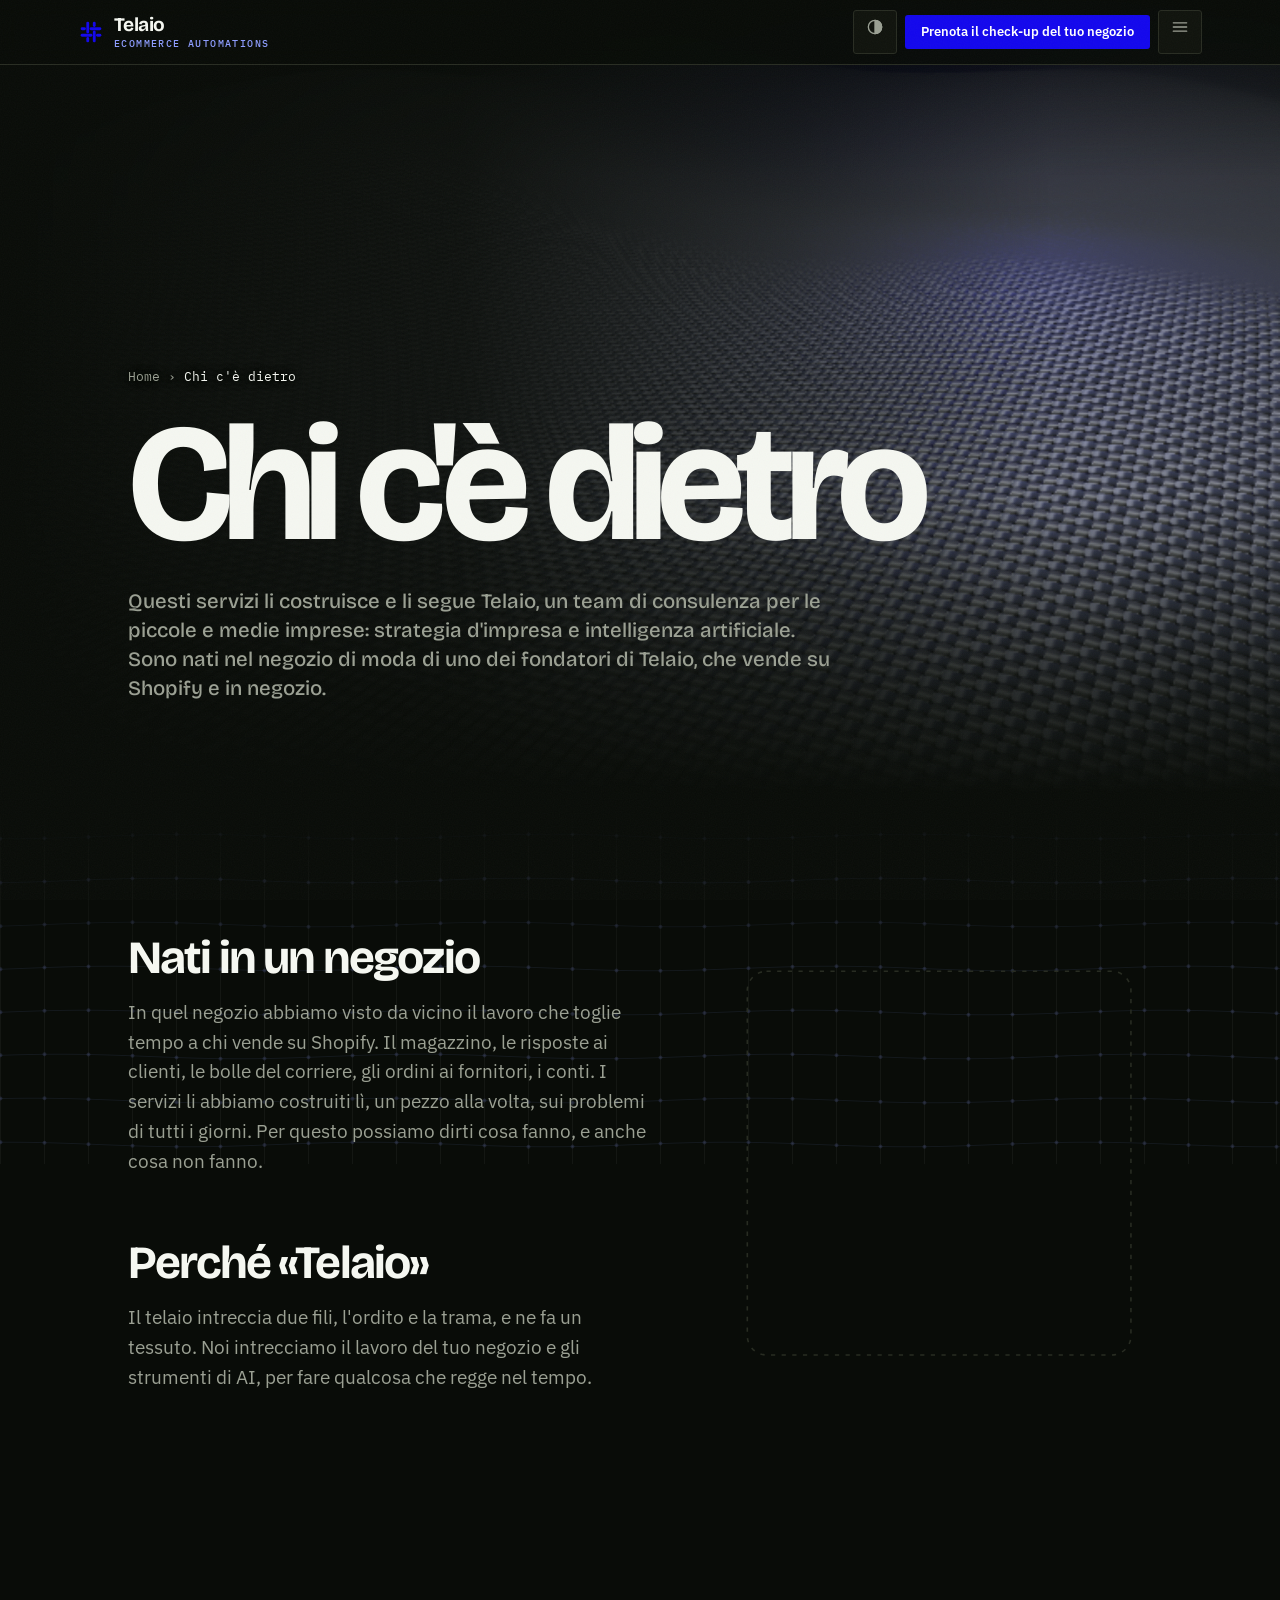
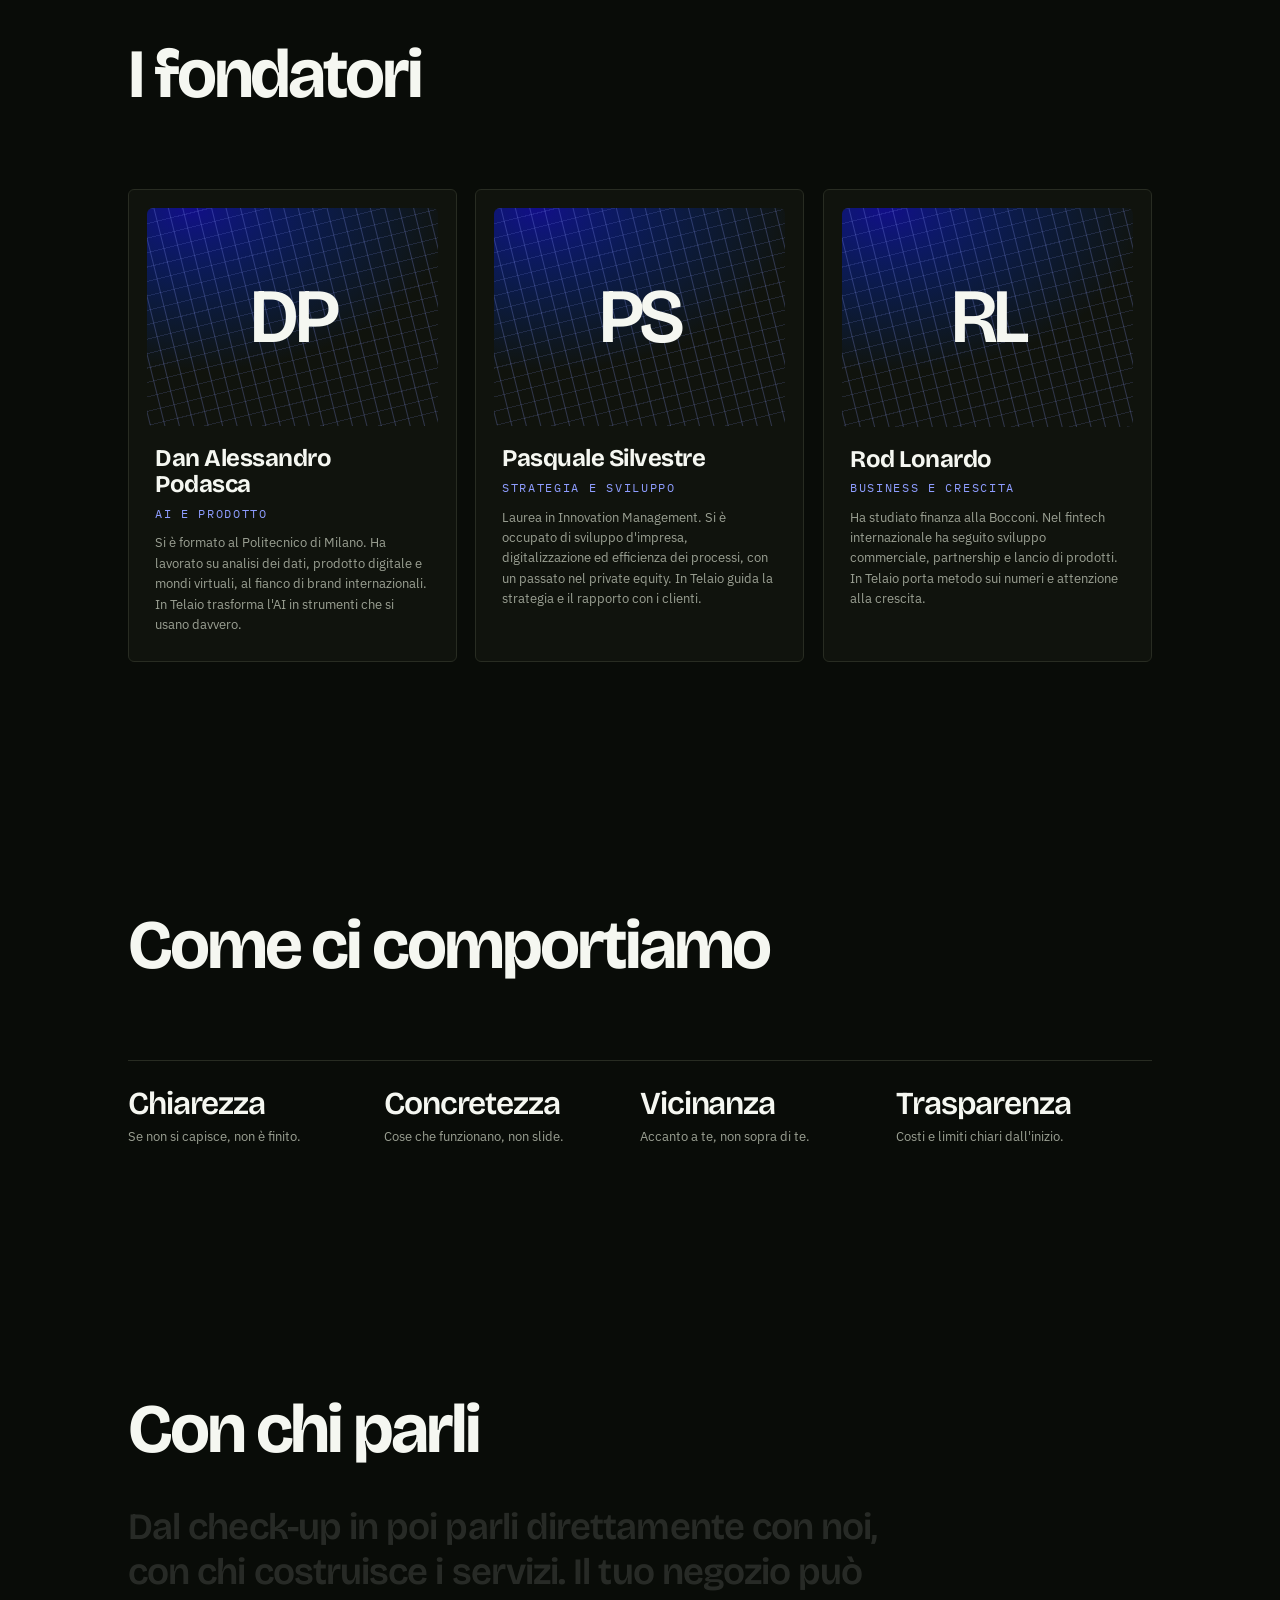
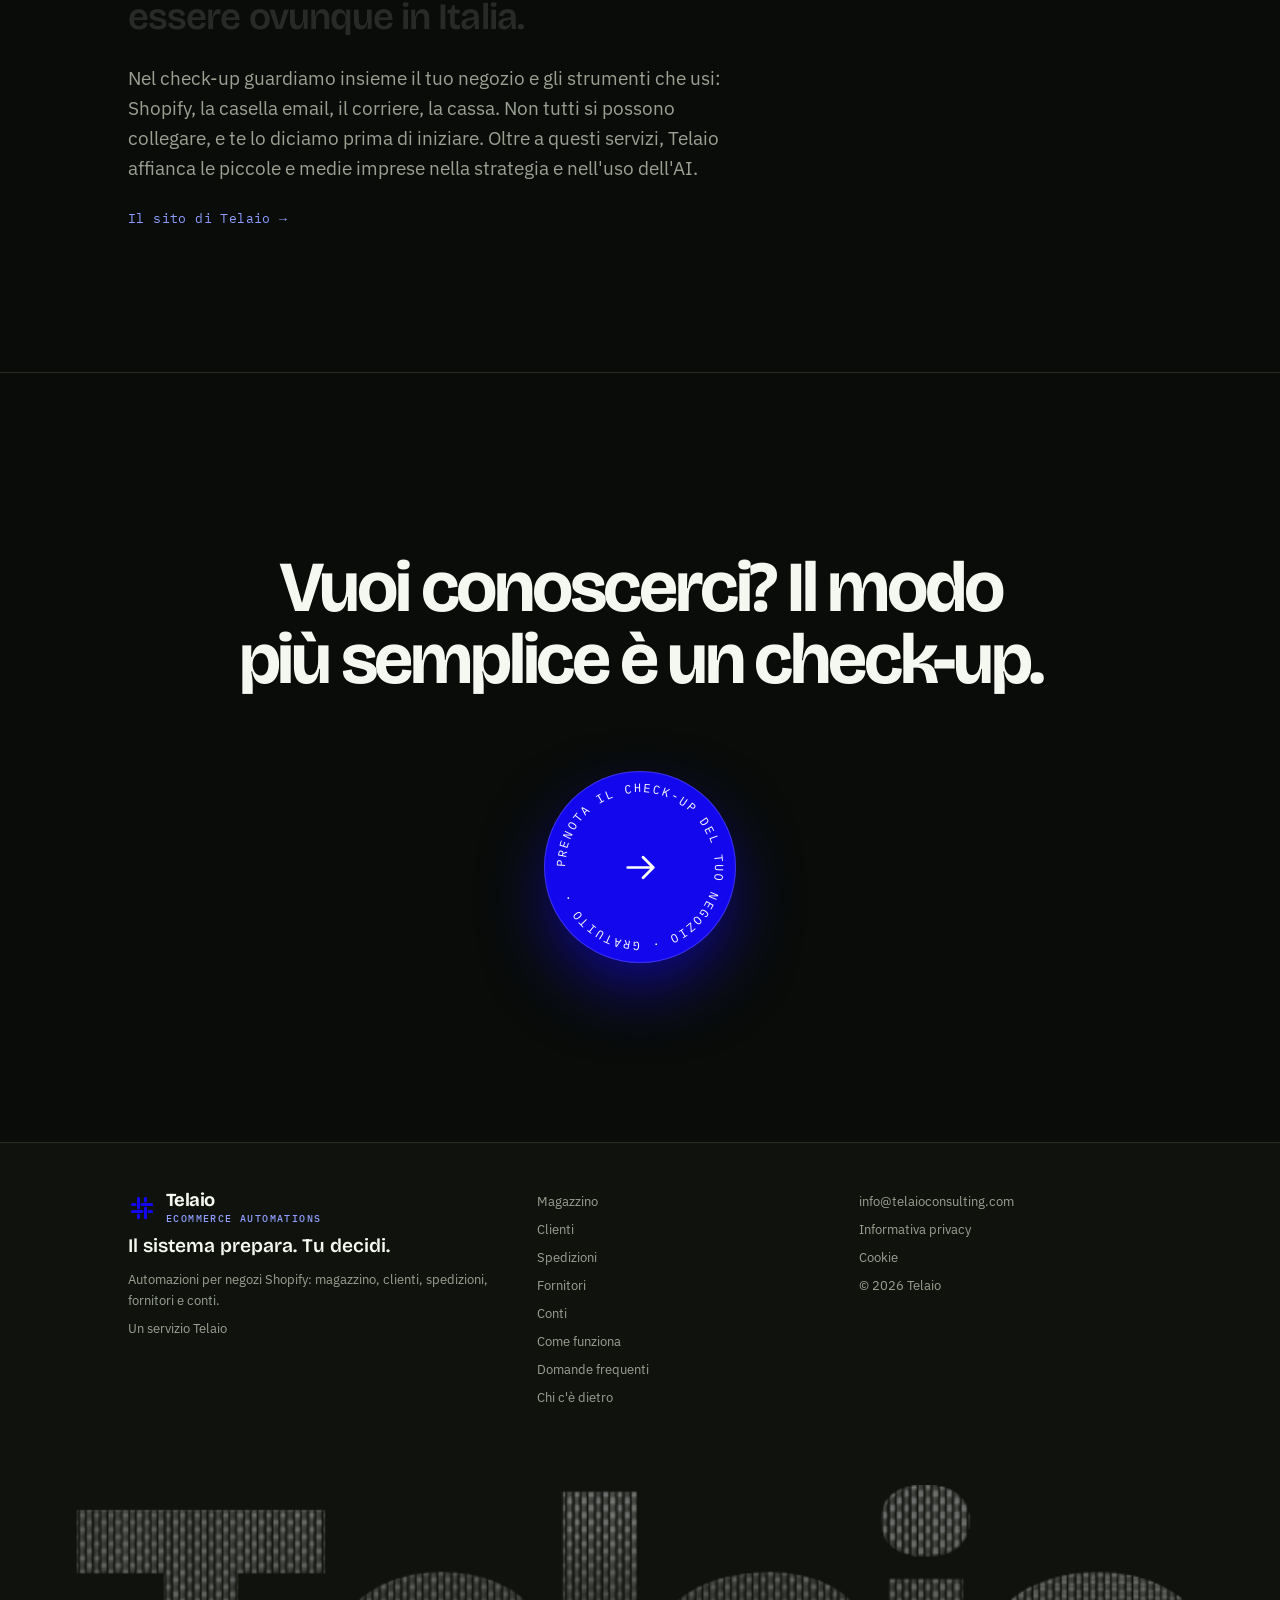
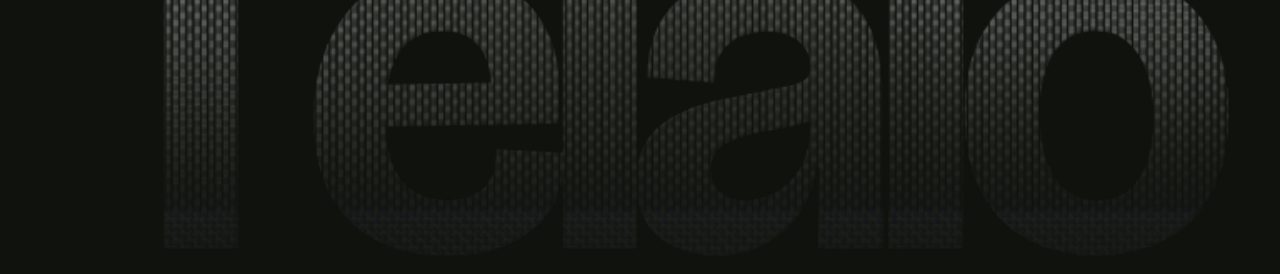
<file: chi-siamo/index.html>
<!doctype html>
<html lang="it">
<head>
  <meta charset="utf-8">
  <meta name="viewport" content="width=device-width, initial-scale=1">
  <title>Chi c'è dietro: Telaio e i suoi fondatori | Telaio - Ecommerce Automations</title>
  <meta name="description" content="Questi servizi per Shopify li costruisce e li segue Telaio, un team di consulenza per le piccole e medie imprese. Sono nati nel negozio di moda di uno dei fondatori.">
  <meta name="theme-color" content="#090C08">
  <meta name="robots" content="index, follow">
  <link rel="canonical" href="https://telaioconsulting.com/ecommerce-automations/chi-siamo/">

  <meta property="og:title" content="Chi c'è dietro: Telaio e i suoi fondatori">
  <meta property="og:description" content="Questi servizi per Shopify li costruisce e li segue Telaio, un team di consulenza per le piccole e medie imprese. Sono nati nel negozio di moda di uno dei fondatori.">
  <meta property="og:type" content="website">
  <meta property="og:url" content="https://telaioconsulting.com/ecommerce-automations/chi-siamo/">
  <meta property="og:locale" content="it_IT">
  <meta property="og:site_name" content="Telaio - Ecommerce Automations">
  <meta property="og:image" content="https://telaioconsulting.com/ecommerce-automations/assets/og-telaio.png">
  <meta name="twitter:card" content="summary_large_image">
  <meta name="twitter:title" content="Chi c'è dietro: Telaio e i suoi fondatori">
  <meta name="twitter:description" content="Questi servizi per Shopify li costruisce e li segue Telaio. Sono nati nel negozio di moda di uno dei fondatori.">
  <meta name="twitter:image" content="https://telaioconsulting.com/ecommerce-automations/assets/og-telaio.png">

  <link rel="icon" type="image/png" href="../assets/telaio-logo-512.png">
  <link rel="preload" href="../assets/fonts/bricolage-grotesque-500-700-latin.woff2" as="font" type="font/woff2" crossorigin>
  <link rel="preload" href="../assets/fonts/ibm-plex-sans-400-600-latin.woff2" as="font" type="font/woff2" crossorigin>
  <!-- cambio pagina col filo (motion.css): la richiesta al browser sta in cima, prima di ogni script,
       altrimenti la pagina nuova può controllarla prima che arrivino i fogli di stile e annullare il passaggio -->
  <style>@media (prefers-reduced-motion: no-preference) { @view-transition { navigation: auto; types: p-filo; } }</style>
  <script>
    (function (r) {
      r.classList.add("js");
      // cambio pagina col filo (motion.css): «pagereveal» dice, prima del primo disegno, se la pagina arriva con la transizione
      addEventListener("pagereveal", function (e) { r.classList.add(e.viewTransition ? "p-filo-arrivo" : "p-rivelata"); });
      // tema chiaro salvato: subito, prima del primo disegno (niente passaggio dal buio al chiaro)
      try { if (localStorage.getItem("telaio-theme") === "light") { r.setAttribute("data-theme", "light"); document.querySelector('meta[name="theme-color"]').content = "#F4F5F8"; } } catch (e) {}
      if (!matchMedia("(prefers-reduced-motion: reduce)").matches) r.classList.add("motion");
      // Se gli script non partono, si torna alla pagina statica (tutto visibile).
      setTimeout(function () {
        if (!window.__telaio) r.classList.remove("js");
        if (!window.__motion) r.classList.remove("motion");
      }, 4000);
    })(document.documentElement);
  </script>
  <link rel="stylesheet" href="../style.css">
  <link rel="stylesheet" href="../motion.css">
  <link rel="stylesheet" href="../site.css">

  <script type="application/ld+json">
  {
    "@context": "https://schema.org",
    "@graph": [
      {
        "@type": "AboutPage",
        "@id": "https://telaioconsulting.com/ecommerce-automations/chi-siamo/#webpage",
        "url": "https://telaioconsulting.com/ecommerce-automations/chi-siamo/",
        "name": "Chi c'è dietro",
        "inLanguage": "it",
        "isPartOf": { "@id": "https://telaioconsulting.com/ecommerce-automations/#website" },
        "about": { "@id": "https://telaioconsulting.com/#organization" },
        "breadcrumb": { "@id": "https://telaioconsulting.com/ecommerce-automations/chi-siamo/#breadcrumb" }
      },
      {
        "@type": "Organization",
        "@id": "https://telaioconsulting.com/#organization",
        "name": "Telaio",
        "alternateName": "Telaio Consulting",
        "url": "https://telaioconsulting.com/",
        "logo": "https://telaioconsulting.com/ecommerce-automations/assets/telaio-logo-512.png",
        "email": "info@telaioconsulting.com",
        "founder": [
          { "@id": "https://telaioconsulting.com/chi-siamo/#dan-alessandro-podasca" },
          { "@id": "https://telaioconsulting.com/chi-siamo/#pasquale-silvestre" },
          { "@id": "https://telaioconsulting.com/chi-siamo/#rod-lonardo" }
        ]
      },
      {
        "@type": "Person",
        "@id": "https://telaioconsulting.com/chi-siamo/#dan-alessandro-podasca",
        "name": "Dan Alessandro Podasca",
        "jobTitle": "Co-founder, AI e prodotto",
        "worksFor": { "@id": "https://telaioconsulting.com/#organization" },
        "alumniOf": { "@type": "CollegeOrUniversity", "name": "Politecnico di Milano" },
        "knowsAbout": ["Intelligenza artificiale", "Analisi dei dati", "Prodotto digitale"],
        "url": "https://telaioconsulting.com/ecommerce-automations/chi-siamo/#dan-alessandro-podasca"
      },
      {
        "@type": "Person",
        "@id": "https://telaioconsulting.com/chi-siamo/#pasquale-silvestre",
        "name": "Pasquale Silvestre",
        "jobTitle": "Co-founder, strategia e sviluppo",
        "worksFor": { "@id": "https://telaioconsulting.com/#organization" },
        "knowsAbout": ["Strategia d'impresa", "Digitalizzazione", "Efficienza dei processi"],
        "url": "https://telaioconsulting.com/ecommerce-automations/chi-siamo/#pasquale-silvestre"
      },
      {
        "@type": "Person",
        "@id": "https://telaioconsulting.com/chi-siamo/#rod-lonardo",
        "name": "Rod Lonardo",
        "jobTitle": "Co-founder, business e crescita",
        "worksFor": { "@id": "https://telaioconsulting.com/#organization" },
        "alumniOf": { "@type": "CollegeOrUniversity", "name": "Università Bocconi" },
        "knowsAbout": ["Sviluppo commerciale", "Partnership", "Fintech"],
        "url": "https://telaioconsulting.com/ecommerce-automations/chi-siamo/#rod-lonardo"
      },
      {
        "@type": "BreadcrumbList",
        "@id": "https://telaioconsulting.com/ecommerce-automations/chi-siamo/#breadcrumb",
        "itemListElement": [
          { "@type": "ListItem", "position": 1, "name": "Home", "item": "https://telaioconsulting.com/ecommerce-automations/" },
          { "@type": "ListItem", "position": 2, "name": "Chi c'è dietro", "item": "https://telaioconsulting.com/ecommerce-automations/chi-siamo/" }
        ]
      }
    ]
  }
  </script>
</head>
<body data-page-type="about">
  <a class="skip" href="#top">Vai al contenuto</a>

  <svg width="0" height="0" style="position:absolute" aria-hidden="true" focusable="false">
    <symbol id="mk" viewBox="0 0 64 64">
      <g fill="none" stroke="currentColor" stroke-width="7" stroke-linecap="round">
        <path d="M24 10 V32 M24 48 V54"></path>
        <path d="M40 10 V16 M40 32 V54"></path>
        <path d="M10 24 H16 M32 24 H54"></path>
        <path d="M10 40 H32 M48 40 H54"></path>
      </g>
    </symbol>
  </svg>

  <div class="grain" aria-hidden="true"></div>
  <div class="p-progress" aria-hidden="true"></div>

  <header class="top">
    <div class="wrap top-in">
      <a class="brand" href="../" aria-label="Telaio Ecommerce Automations, home">
        <svg class="mk" viewBox="0 0 64 64" aria-hidden="true"><use href="#mk"></use></svg>
        <span class="brand-lockup"><span class="wm">Telaio</span><span class="brand-sub">Ecommerce Automations</span></span>
      </a>
      <nav class="nav" id="nav" aria-label="Navigazione principale">
        <a href="../magazzino/">Magazzino</a>
        <a href="../clienti/">Clienti</a>
        <a href="../spedizioni/">Spedizioni</a>
        <a href="../fornitori/">Fornitori</a>
        <a href="../conti/">Conti</a>
        <a href="../come-funziona/">Come funziona</a>
        <a href="../domande-frequenti/">Domande frequenti</a>
      </nav>
      <div class="top-actions">
        <button class="icon-btn" id="themeBtn" type="button" aria-label="Passa al tema chiaro">◐</button>
        <a class="btn btn-primary btn-sm" href="../check-up/" data-cta="checkup" data-placement="nav">Prenota il check-up del tuo negozio</a>
        <button class="icon-btn menu-btn" id="menuBtn" type="button" aria-label="Apri il menu" aria-expanded="false" aria-controls="nav">≡</button>
      </div>
    </div>
  </header>

  <main id="top">

    <section class="p-hero is-page is-huge">
      <canvas class="p-weave" id="weave" aria-hidden="true"></canvas>
      <div class="p-hero-veil" aria-hidden="true"></div>
      <div class="wrap p-hero-in">
        <nav class="crumbs" aria-label="Percorso" data-hero-item><a href="../">Home</a> <span aria-hidden="true">›</span> <span aria-current="page">Chi c'è dietro</span></nav>
        <h1 class="p-h1">Chi c'è dietro</h1>
        <p class="p-hero-lede" data-hero-item>Questi servizi li costruisce e li segue Telaio, un team di consulenza per le piccole e medie imprese: strategia d'impresa e intelligenza artificiale. Sono nati nel negozio di moda di uno dei fondatori di Telaio, che vende su Shopify e in negozio.</p>
      </div>
    </section>

    <!-- Da dove vengono · Perché «Telaio» -->
    <section class="p-sec">
      <div class="wrap p-origin">
        <div class="p-origin-text">
          <div data-reveal>
            <h2>Nati in un negozio</h2>
            <p class="lede">In quel negozio abbiamo visto da vicino il lavoro che toglie tempo a chi vende su Shopify. Il magazzino, le risposte ai clienti, le bolle del corriere, gli ordini ai fornitori, i conti. I servizi li abbiamo costruiti lì, un pezzo alla volta, sui problemi di tutti i giorni. Per questo possiamo dirti cosa fanno, e anche cosa non fanno.</p>
          </div>
          <div data-reveal>
            <h2>Perché «Telaio»</h2>
            <p class="lede">Il telaio intreccia due fili, l'ordito e la trama, e ne fa un tessuto. Noi intrecciamo il lavoro del tuo negozio e gli strumenti di AI, per fare qualcosa che regge nel tempo.</p>
          </div>
        </div>
        <!-- ordito (verticale) e trama (ondulata) che si tessono mentre scorri -->
        <svg class="p-loom-art" viewBox="0 0 400 400" aria-hidden="true">
          <rect class="frame" x="20" y="20" width="360" height="360" rx="18"/>
          <path class="warp" pathLength="1" d="M80 40V360"/>
          <path class="warp" pathLength="1" d="M120 40V360"/>
          <path class="warp" pathLength="1" d="M160 40V360"/>
          <path class="warp" pathLength="1" d="M200 40V360"/>
          <path class="warp" pathLength="1" d="M240 40V360"/>
          <path class="warp" pathLength="1" d="M280 40V360"/>
          <path class="warp" pathLength="1" d="M320 40V360"/>
          <path class="weft" pathLength="1" d="M40 80Q60 66 80 80T120 80T160 80T200 80T240 80T280 80T320 80T360 80"/>
          <path class="weft" pathLength="1" d="M40 120Q60 134 80 120T120 120T160 120T200 120T240 120T280 120T320 120T360 120"/>
          <path class="weft" pathLength="1" d="M40 160Q60 146 80 160T120 160T160 160T200 160T240 160T280 160T320 160T360 160"/>
          <path class="weft hi" pathLength="1" d="M40 200Q60 214 80 200T120 200T160 200T200 200T240 200T280 200T320 200T360 200"/>
          <path class="weft" pathLength="1" d="M40 240Q60 226 80 240T120 240T160 240T200 240T240 240T280 240T320 240T360 240"/>
          <path class="weft" pathLength="1" d="M40 280Q60 294 80 280T120 280T160 280T200 280T240 280T280 280T320 280T360 280"/>
          <path class="weft" pathLength="1" d="M40 320Q60 306 80 320T120 320T160 320T200 320T240 320T280 320T320 320T360 320"/>
        </svg>
      </div>
    </section>

    <!-- I fondatori -->
    <section class="p-sec p-team">
      <div class="wrap">
        <header class="p-head">
          <h2 class="p-h2" data-split>I fondatori</h2>
        </header>
        <div class="p-team-grid">
          <article class="p-founder" id="dan-alessandro-podasca" data-tilt data-reveal>
            <div class="p-founder-art" aria-hidden="true"><b>DP</b></div>
            <h3>Dan Alessandro Podasca</h3>
            <p class="role">AI e prodotto</p>
            <p class="bio">Si è formato al Politecnico di Milano. Ha lavorato su analisi dei dati, prodotto digitale e mondi virtuali, al fianco di brand internazionali. In Telaio trasforma l'AI in strumenti che si usano davvero.</p>
          </article>
          <article class="p-founder" id="pasquale-silvestre" data-tilt data-reveal>
            <div class="p-founder-art" aria-hidden="true"><b>PS</b></div>
            <h3>Pasquale Silvestre</h3>
            <p class="role">Strategia e sviluppo</p>
            <p class="bio">Laurea in Innovation Management. Si è occupato di sviluppo d'impresa, digitalizzazione ed efficienza dei processi, con un passato nel private equity. In Telaio guida la strategia e il rapporto con i clienti.</p>
          </article>
          <article class="p-founder" id="rod-lonardo" data-tilt data-reveal>
            <div class="p-founder-art" aria-hidden="true"><b>RL</b></div>
            <h3>Rod Lonardo</h3>
            <p class="role">Business e crescita</p>
            <p class="bio">Ha studiato finanza alla Bocconi. Nel fintech internazionale ha seguito sviluppo commerciale, partnership e lancio di prodotti. In Telaio porta metodo sui numeri e attenzione alla crescita.</p>
          </article>
        </div>
      </div>
    </section>

    <!-- Come ci comportiamo -->
    <section class="p-sec">
      <div class="wrap">
        <header class="p-head">
          <h2 class="p-h2" data-split>Come ci comportiamo</h2>
        </header>
        <ul class="p-values" style="margin-top:0">
          <li data-reveal><b>Chiarezza</b><span>Se non si capisce, non è finito.</span></li>
          <li data-reveal><b>Concretezza</b><span>Cose che funzionano, non slide.</span></li>
          <li data-reveal><b>Vicinanza</b><span>Accanto a te, non sopra di te.</span></li>
          <li data-reveal><b>Trasparenza</b><span>Costi e limiti chiari dall'inizio.</span></li>
        </ul>
      </div>
    </section>

    <!-- Con chi parli -->
    <section class="p-sec">
      <div class="wrap">
        <header class="p-head" style="margin-bottom:clamp(24px,3vw,36px)">
          <h2 class="p-h2" data-split>Con chi parli</h2>
        </header>
        <p class="p-statement" data-scrub>Dal check-up in poi parli direttamente con noi, con chi costruisce i servizi. Il tuo negozio può essere ovunque in Italia.</p>
        <p class="lede p-origin-note" data-reveal>Nel check-up guardiamo insieme il tuo negozio e gli strumenti che usi: Shopify, la casella email, il corriere, la cassa. Non tutti si possono collegare, e te lo diciamo prima di iniziare. Oltre a questi servizi, Telaio affianca le piccole e medie imprese nella strategia e nell'uso dell'AI.</p>
        <p data-reveal style="margin-top:18px"><a class="arrow-link" href="https://telaioconsulting.com/">Il sito di Telaio →</a></p>
      </div>
    </section>

    <!-- Chiusura -->
    <section class="p-final">
      <div class="p-final-glow" aria-hidden="true"></div>
      <div class="wrap">
        <h2 class="p-final-h" data-split>Vuoi conoscerci? Il modo più semplice è un check-up.</h2>
        <a class="p-orb" data-magnetic href="../check-up/" data-cta="checkup" data-placement="about" aria-label="Prenota il check-up del tuo negozio">
          <svg class="p-orb-ring" viewBox="0 0 200 200" aria-hidden="true">
            <defs><path id="orbPath" d="M100,100 m-78,0 a78,78 0 1,1 156,0 a78,78 0 1,1 -156,0"/></defs>
            <text><textPath href="#orbPath">Prenota il check-up del tuo negozio · Gratuito · </textPath></text>
          </svg>
          <span class="p-orb-arr" aria-hidden="true">→</span>
        </a>
      </div>
    </section>
  </main>

  <div class="mobile-bar"><a class="btn btn-primary btn-block" href="../check-up/" data-cta="checkup" data-placement="mobile_bar">Prenota il check-up del tuo negozio</a></div>

  <footer class="p-footer">
    <div class="wrap foot-in foot-grid">
      <div class="foot-col">
        <div class="foot-brand">
          <svg class="mk" viewBox="0 0 64 64" aria-hidden="true"><use href="#mk"></use></svg>
          <span class="brand-lockup"><span class="wm">Telaio</span><span class="brand-sub">Ecommerce Automations</span></span>
        </div>
        <span class="foot-tag">Il sistema prepara. Tu decidi.</span>
        <span>Automazioni per negozi Shopify: magazzino, clienti, spedizioni, fornitori e conti.</span>
        <a class="foot-endorse" href="https://telaioconsulting.com/">Un servizio Telaio</a>
      </div>
      <nav class="foot-col" aria-label="Pagine">
        <a href="../magazzino/">Magazzino</a>
        <a href="../clienti/">Clienti</a>
        <a href="../spedizioni/">Spedizioni</a>
        <a href="../fornitori/">Fornitori</a>
        <a href="../conti/">Conti</a>
        <a href="../come-funziona/">Come funziona</a>
        <a href="../domande-frequenti/">Domande frequenti</a>
        <a href="../chi-siamo/">Chi c'è dietro</a>
      </nav>
      <div class="foot-col">
        <a href="mailto:info@telaioconsulting.com" data-email-link>info@telaioconsulting.com</a>
        <a href="../privacy/">Informativa privacy</a>
        <a href="../cookie/">Cookie</a>
        <span>© 2026 Telaio</span>
      </div>
    </div>
    <div class="p-bigword" aria-hidden="true"><span>T</span><span>e</span><span>l</span><span>a</span><span>i</span><span>o</span></div>
  </footer>

  <!-- Librerie di animazione, ospitate nel sito (vedi assets/vendor/README.md) -->
  <script src="../assets/vendor/gsap.min.js"></script>
  <script src="../assets/vendor/ScrollTrigger.min.js"></script>
  <script src="../assets/vendor/SplitText.min.js"></script>
  <script src="../assets/vendor/lenis.min.js"></script>
  <script src="../script.js"></script>
  <script src="../motion.js"></script>
</body>
</html>
</file>
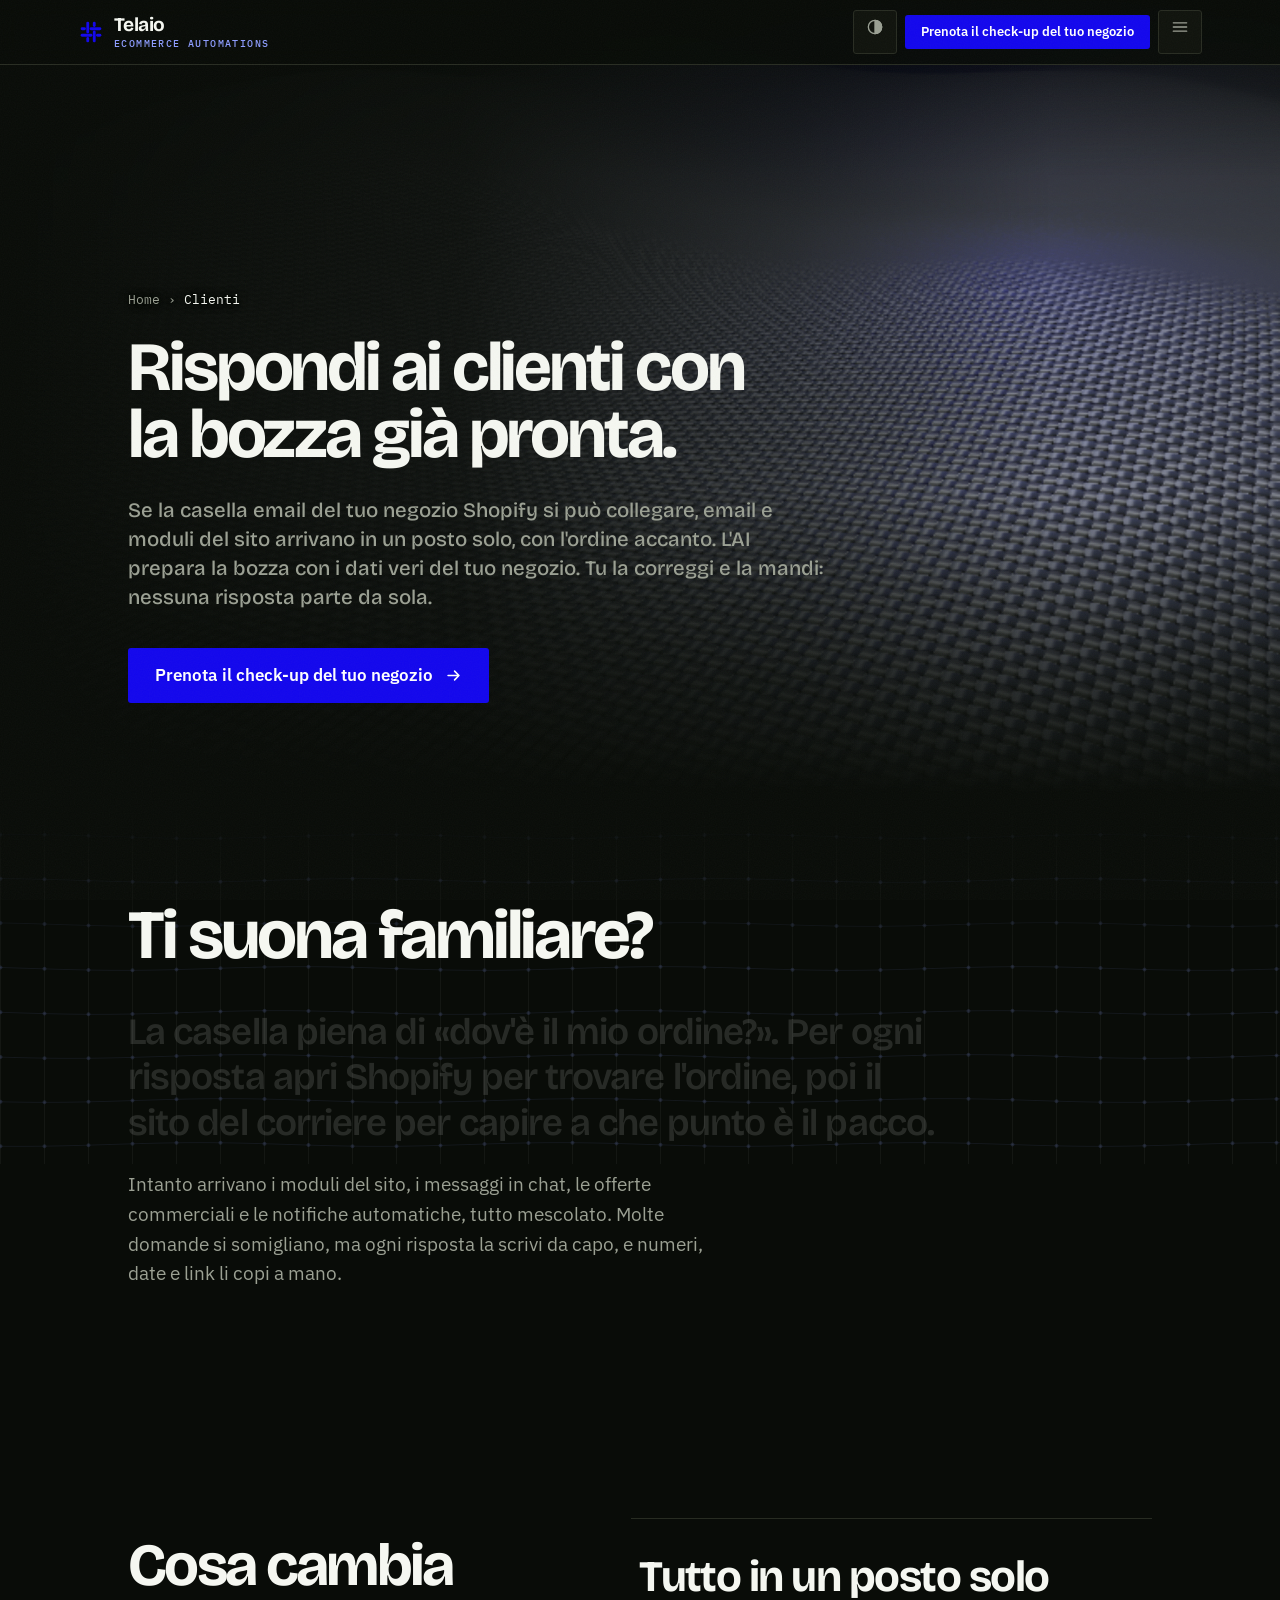
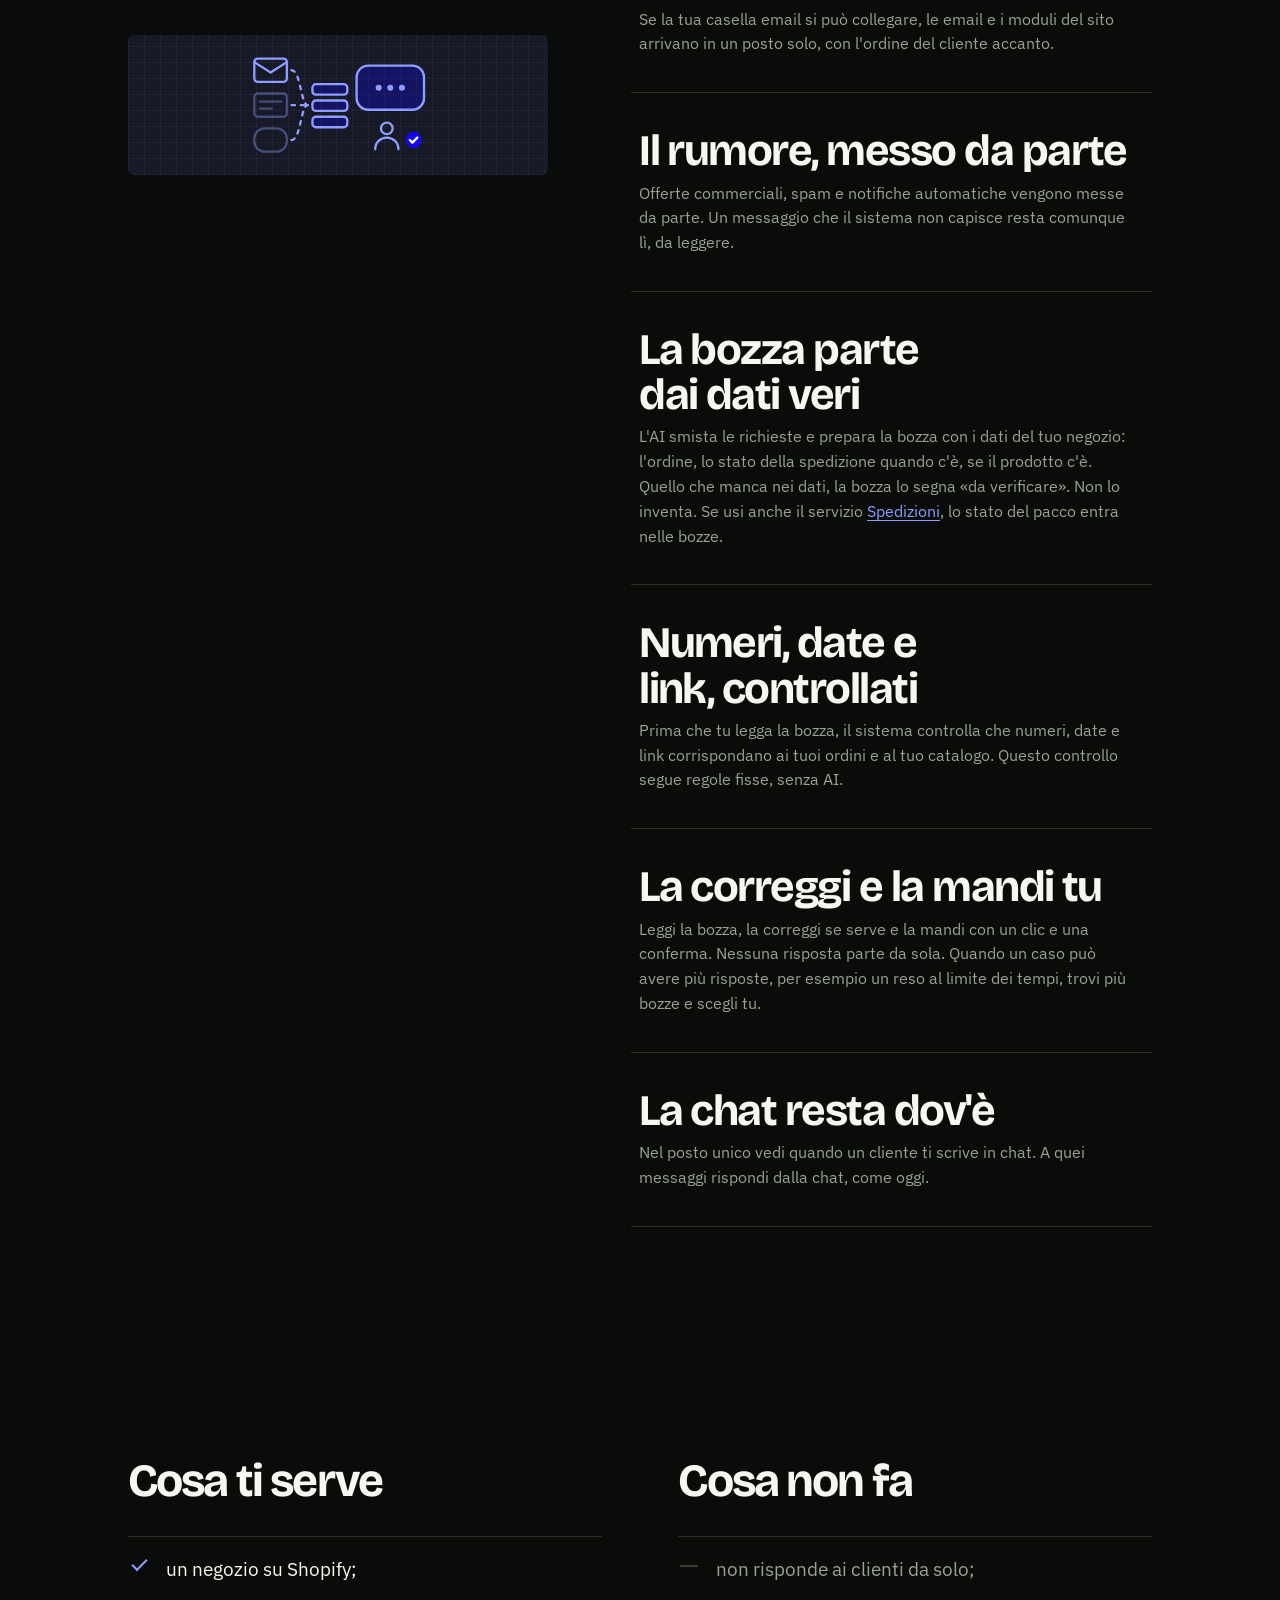
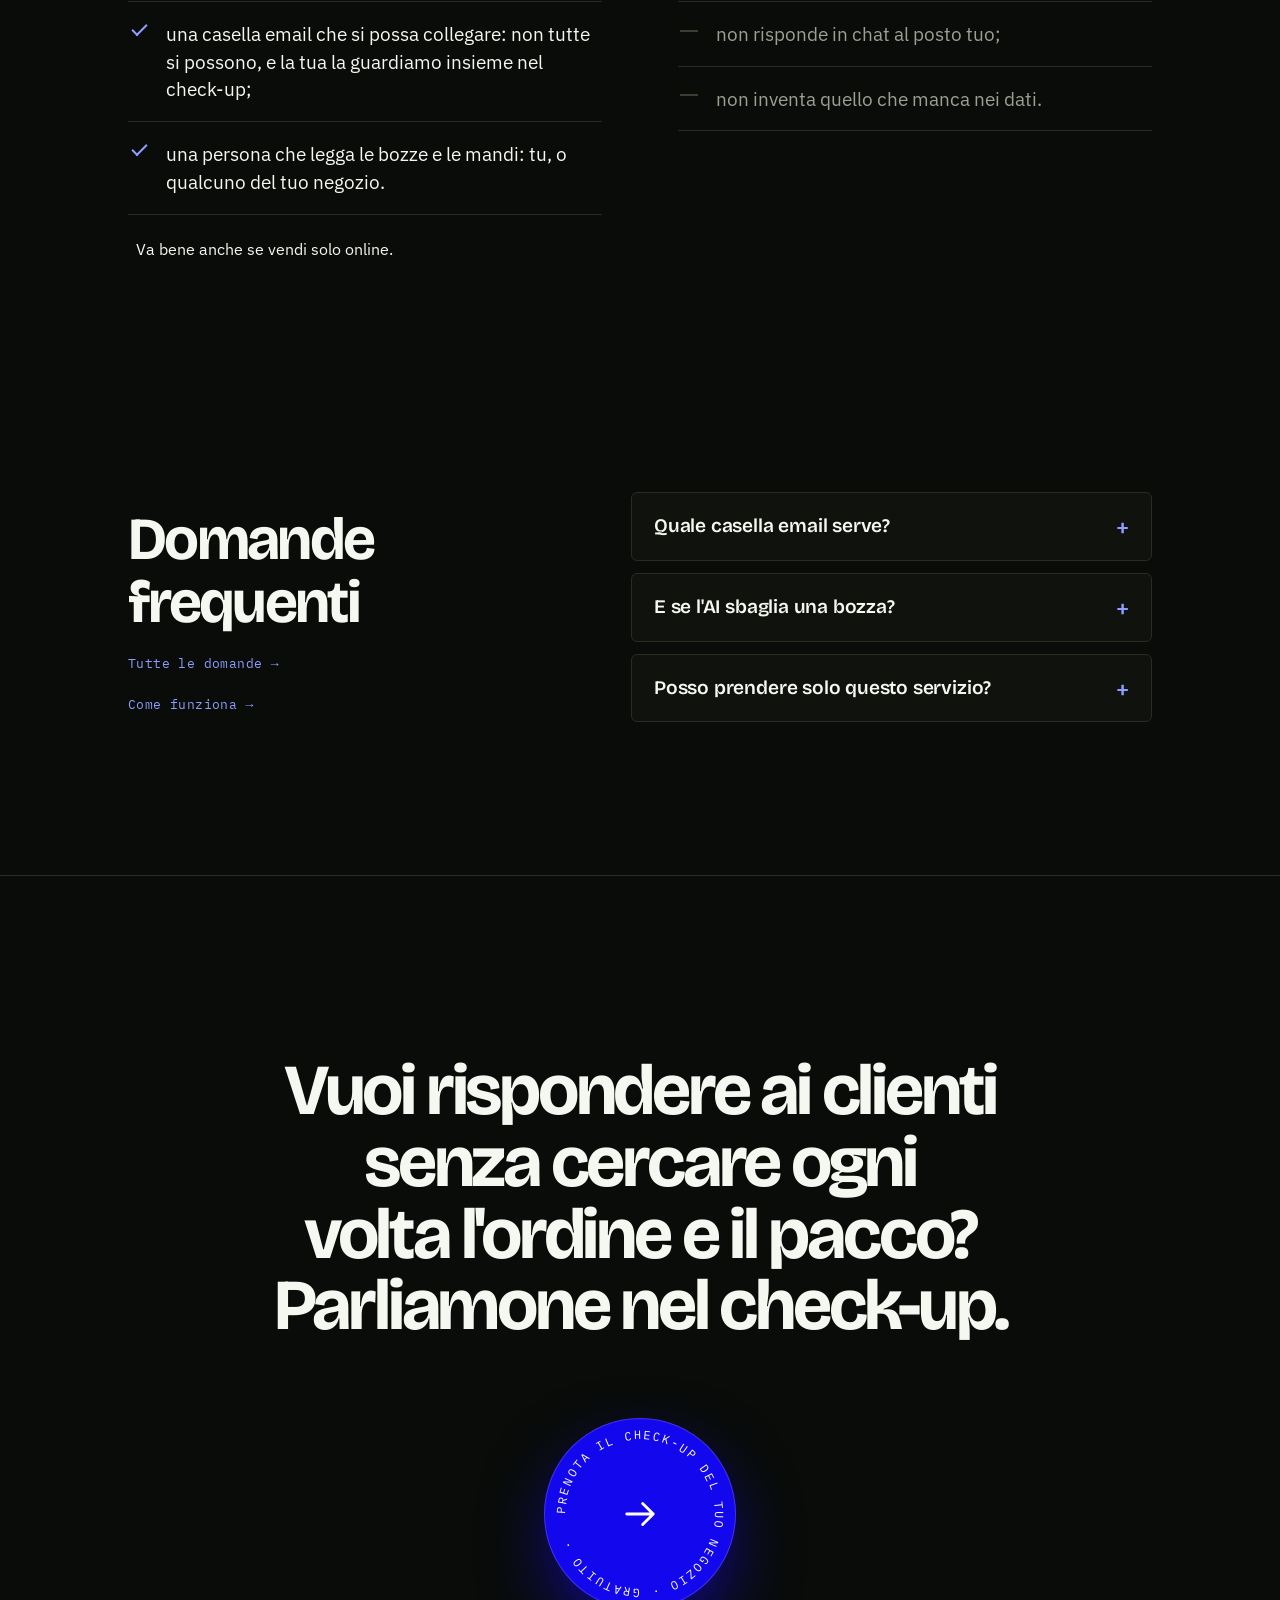
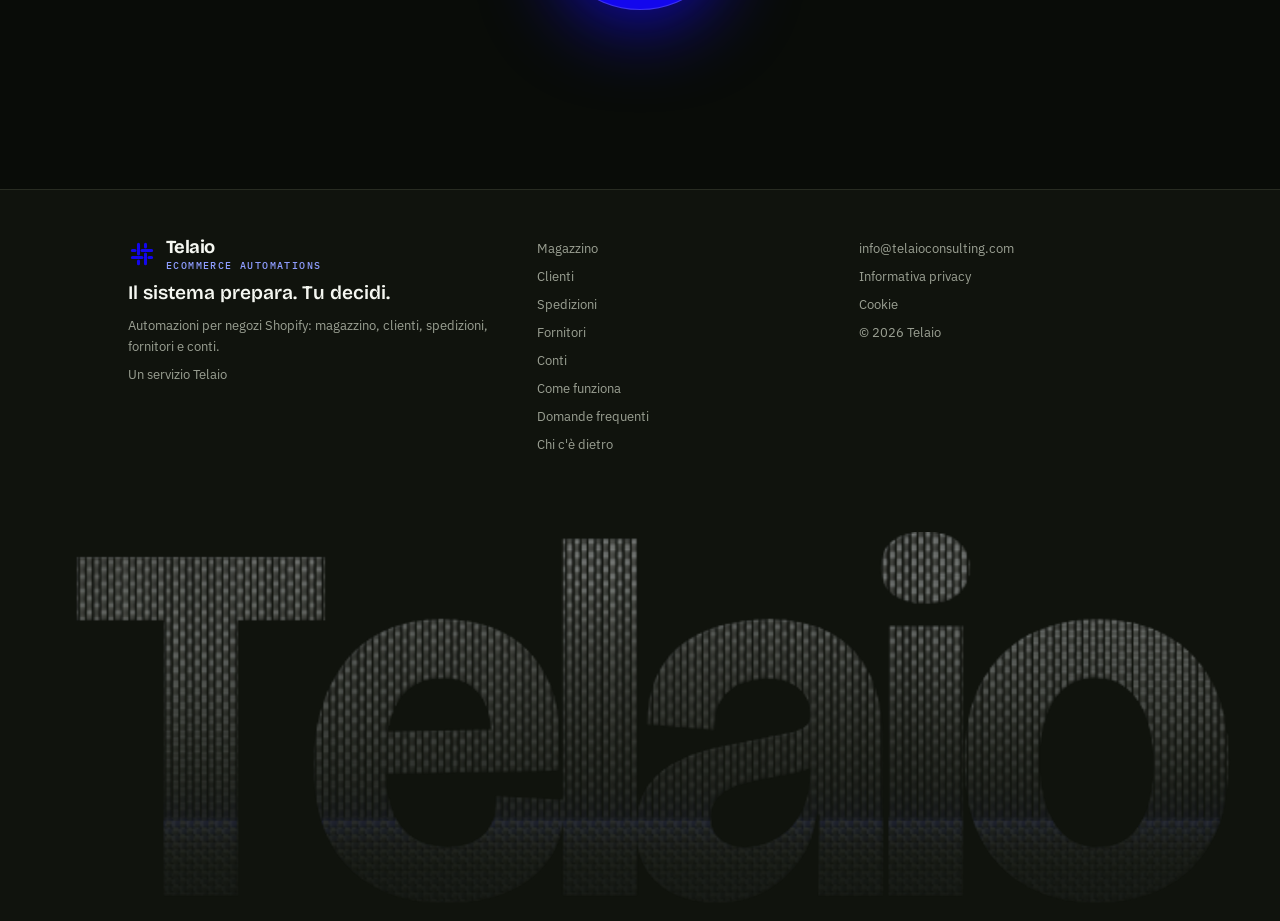
<file: clienti/index.html>
<!doctype html>
<html lang="it">
<head>
  <meta charset="utf-8">
  <meta name="viewport" content="width=device-width, initial-scale=1">
  <title>Risposte ai clienti per Shopify | Telaio - Ecommerce Automations</title>
  <meta name="description" content="Se la tua casella si può collegare, email e moduli del sito in un posto solo, con l'ordine accanto. L'AI prepara la bozza, tu la correggi e la mandi.">
  <meta name="theme-color" content="#090C08">
  <meta name="robots" content="index, follow">
  <link rel="canonical" href="https://telaioconsulting.com/ecommerce-automations/clienti/">

  <meta property="og:title" content="Rispondi ai clienti con la bozza già pronta">
  <meta property="og:description" content="Se la tua casella si può collegare, email e moduli del sito in un posto solo, con l'ordine accanto. L'AI prepara la bozza, tu la correggi e la mandi.">
  <meta property="og:type" content="website">
  <meta property="og:url" content="https://telaioconsulting.com/ecommerce-automations/clienti/">
  <meta property="og:locale" content="it_IT">
  <meta property="og:site_name" content="Telaio - Ecommerce Automations">
  <meta property="og:image" content="https://telaioconsulting.com/ecommerce-automations/assets/og-telaio.png">
  <meta name="twitter:card" content="summary_large_image">
  <meta name="twitter:title" content="Rispondi ai clienti con la bozza già pronta">
  <meta name="twitter:description" content="Se la tua casella si può collegare, email e moduli del sito in un posto solo, con l'ordine accanto. L'AI prepara la bozza, tu la correggi e la mandi.">
  <meta name="twitter:image" content="https://telaioconsulting.com/ecommerce-automations/assets/og-telaio.png">

  <link rel="icon" type="image/png" href="../assets/telaio-logo-512.png">
  <link rel="preload" href="../assets/fonts/bricolage-grotesque-500-700-latin.woff2" as="font" type="font/woff2" crossorigin>
  <link rel="preload" href="../assets/fonts/ibm-plex-sans-400-600-latin.woff2" as="font" type="font/woff2" crossorigin>
  <!-- cambio pagina col filo (motion.css): la richiesta al browser sta in cima, prima di ogni script,
       altrimenti la pagina nuova può controllarla prima che arrivino i fogli di stile e annullare il passaggio -->
  <style>@media (prefers-reduced-motion: no-preference) { @view-transition { navigation: auto; types: p-filo; } }</style>
  <script>
    (function (r) {
      r.classList.add("js");
      // cambio pagina col filo (motion.css): «pagereveal» dice, prima del primo disegno, se la pagina arriva con la transizione
      addEventListener("pagereveal", function (e) { r.classList.add(e.viewTransition ? "p-filo-arrivo" : "p-rivelata"); });
      // tema chiaro salvato: subito, prima del primo disegno (niente passaggio dal buio al chiaro)
      try { if (localStorage.getItem("telaio-theme") === "light") { r.setAttribute("data-theme", "light"); document.querySelector('meta[name="theme-color"]').content = "#F4F5F8"; } } catch (e) {}
      if (!matchMedia("(prefers-reduced-motion: reduce)").matches) r.classList.add("motion");
      // Se gli script non partono, si torna alla pagina statica (tutto visibile).
      setTimeout(function () {
        if (!window.__telaio) r.classList.remove("js");
        if (!window.__motion) r.classList.remove("motion");
      }, 4000);
    })(document.documentElement);
  </script>
  <link rel="stylesheet" href="../style.css">
  <link rel="stylesheet" href="../motion.css">
  <link rel="stylesheet" href="../site.css">

  <script type="application/ld+json">
  {
    "@context": "https://schema.org",
    "@graph": [
      {
        "@type": "WebPage",
        "@id": "https://telaioconsulting.com/ecommerce-automations/clienti/#webpage",
        "url": "https://telaioconsulting.com/ecommerce-automations/clienti/",
        "name": "Rispondi ai clienti con la bozza già pronta",
        "description": "Se la tua casella si può collegare, email e moduli del sito in un posto solo, con l'ordine accanto. L'AI prepara la bozza, tu la correggi e la mandi.",
        "inLanguage": "it",
        "isPartOf": { "@id": "https://telaioconsulting.com/ecommerce-automations/#website" },
        "about": { "@id": "https://telaioconsulting.com/ecommerce-automations/clienti/#service" },
        "publisher": { "@id": "https://telaioconsulting.com/#organization" }
      },
      {
        "@type": "Service",
        "@id": "https://telaioconsulting.com/ecommerce-automations/clienti/#service",
        "name": "Clienti: rispondi ai clienti con la bozza già pronta",
        "url": "https://telaioconsulting.com/ecommerce-automations/clienti/",
        "serviceType": "Risposte ai clienti con l'AI per negozi Shopify",
        "description": "Per i negozi su Shopify, se la casella email si può collegare: email e moduli del sito in un posto solo, con l'ordine del cliente accanto, e gli avvisi della chat del sito. L'AI prepara la bozza con i dati veri del negozio, il sistema controlla numeri, date e link, e una persona corregge e invia ogni risposta. Nessuna risposta parte da sola.",
        "provider": { "@id": "https://telaioconsulting.com/#organization" },
        "brand": { "@id": "https://telaioconsulting.com/#organization" },
        "isRelatedTo": { "@id": "https://telaioconsulting.com/ecommerce-automations/#service" },
        "areaServed": "IT",
        "availableLanguage": "it"
      },
      {
        "@type": "BreadcrumbList",
        "itemListElement": [
          { "@type": "ListItem", "position": 1, "name": "Home", "item": "https://telaioconsulting.com/ecommerce-automations/" },
          { "@type": "ListItem", "position": 2, "name": "Clienti", "item": "https://telaioconsulting.com/ecommerce-automations/clienti/" }
        ]
      },
      {
        "@type": "Organization",
        "@id": "https://telaioconsulting.com/#organization",
        "name": "Telaio",
        "alternateName": "Telaio Consulting",
        "url": "https://telaioconsulting.com/",
        "logo": "https://telaioconsulting.com/ecommerce-automations/assets/telaio-logo-512.png",
        "email": "info@telaioconsulting.com"
      }
    ]
  }
  </script>
</head>
<body data-page-type="clienti">
  <a class="skip" href="#top">Vai al contenuto</a>

  <svg width="0" height="0" style="position:absolute" aria-hidden="true" focusable="false">
    <symbol id="mk" viewBox="0 0 64 64">
      <g fill="none" stroke="currentColor" stroke-width="7" stroke-linecap="round">
        <path d="M24 10 V32 M24 48 V54"></path>
        <path d="M40 10 V16 M40 32 V54"></path>
        <path d="M10 24 H16 M32 24 H54"></path>
        <path d="M10 40 H32 M48 40 H54"></path>
      </g>
    </symbol>
  </svg>

  <div class="grain" aria-hidden="true"></div>
  <div class="p-progress" aria-hidden="true"></div>

  <header class="top">
    <div class="wrap top-in">
      <a class="brand" href="../" aria-label="Telaio Ecommerce Automations, home">
        <svg class="mk" viewBox="0 0 64 64" aria-hidden="true"><use href="#mk"></use></svg>
        <span class="brand-lockup"><span class="wm">Telaio</span><span class="brand-sub">Ecommerce Automations</span></span>
      </a>
      <nav class="nav" id="nav" aria-label="Navigazione principale">
        <a href="../magazzino/">Magazzino</a>
        <a href="../clienti/" aria-current="page">Clienti</a>
        <a href="../spedizioni/">Spedizioni</a>
        <a href="../fornitori/">Fornitori</a>
        <a href="../conti/">Conti</a>
        <a href="../come-funziona/">Come funziona</a>
        <a href="../domande-frequenti/">Domande frequenti</a>
      </nav>
      <div class="top-actions">
        <button class="icon-btn" id="themeBtn" type="button" aria-label="Passa al tema chiaro">◐</button>
        <a class="btn btn-primary btn-sm" href="../check-up/" data-cta="checkup" data-placement="nav">Prenota il check-up del tuo negozio</a>
        <button class="icon-btn menu-btn" id="menuBtn" type="button" aria-label="Apri il menu" aria-expanded="false" aria-controls="nav">≡</button>
      </div>
    </div>
  </header>

  <main id="top">

    <section class="p-hero is-page">
      <canvas class="p-weave" id="weave" aria-hidden="true"></canvas>
      <div class="p-hero-veil" aria-hidden="true"></div>
      <div class="wrap p-hero-in">
        <nav class="crumbs" aria-label="Percorso" data-hero-item><a href="../">Home</a> <span aria-hidden="true">›</span> <span aria-current="page">Clienti</span></nav>
        <h1 class="p-h1">Rispondi ai clienti con la bozza già pronta.</h1>
        <p class="p-hero-lede" data-hero-item>Se la casella email del tuo negozio Shopify si può collegare, email e moduli del sito arrivano in un posto solo, con l'ordine accanto. L'AI prepara la bozza con i dati veri del tuo negozio. Tu la correggi e la mandi: nessuna risposta parte da sola.</p>
        <div class="p-hero-cta" data-hero-item>
          <a class="btn btn-primary p-btn-xl" data-magnetic href="../check-up/" data-cta="checkup" data-placement="hero">Prenota il check-up del tuo negozio <span class="p-arr" aria-hidden="true">→</span></a>
        </div>
      </div>
    </section>

    <!-- Oggi -->
    <section class="p-sec" style="padding-top:clamp(48px,7vw,96px)">
      <div class="wrap">
        <header class="p-head" style="margin-bottom:clamp(24px,3vw,36px)">
          <h2 class="p-h2" data-split>Ti suona familiare?</h2>
        </header>
        <p class="p-statement" data-scrub>La casella piena di «dov'è il mio ordine?». Per ogni risposta apri Shopify per trovare l'ordine, poi il sito del corriere per capire a che punto è il pacco.</p>
        <p class="lede" data-reveal style="margin-top:24px; max-width:56ch">Intanto arrivano i moduli del sito, i messaggi in chat, le offerte commerciali e le notifiche automatiche, tutto mescolato. Molte domande si somigliano, ma ogni risposta la scrivi da capo, e numeri, date e link li copi a mano.</p>
      </div>
    </section>

    <!-- Cosa cambia -->
    <section class="p-sec">
      <div class="wrap p-split">
        <div class="p-split-side">
          <h2 class="p-h2" data-split>Cosa cambia</h2>
          <div class="p-case-art" data-reveal aria-hidden="true" style="margin-top:clamp(24px,3vw,36px); max-width:420px">
            <svg class="ill" viewBox="0 0 160 100">
              <rect x="8" y="10" width="28" height="20" rx="3"/>
              <path d="M8 13l14 9 14-9"/>
              <rect class="soft" x="8" y="40" width="28" height="20" rx="3"/>
              <path class="soft" d="M13 47h18M13 53h10"/>
              <rect class="soft" x="8" y="70" width="28" height="20" rx="9"/>
              <path class="i1-flow" d="M40 20c8 0 8 30 14 30"/>
              <path class="i1-flow" d="M40 50h14"/>
              <path class="i1-flow" d="M40 80c8 0 8-30 14-30"/>
              <g class="i8-f"><rect x="58" y="32" width="30" height="9" rx="3"/></g>
              <g class="i8-f b"><rect x="58" y="46" width="30" height="9" rx="3"/></g>
              <g class="i8-f c"><rect x="58" y="60" width="30" height="9" rx="3"/></g>
              <g class="i3-reply">
                <rect class="i3-box" x="96" y="16" width="58" height="38" rx="10"/>
                <circle class="i3-dot" cx="115" cy="35" r="2.6"/>
                <circle class="i3-dot b" cx="125" cy="35" r="2.6"/>
                <circle class="i3-dot c" cx="135" cy="35" r="2.6"/>
                <path class="i3-txt" d="M106 29h38M106 41h24"/>
              </g>
              <circle cx="122" cy="70" r="5"/>
              <path d="M112 88c0-6 4.5-10 10-10s10 4 10 10"/>
              <g class="i1-ok"><circle class="fillb" cx="145" cy="80" r="7"/><path d="M141.8 80l2.2 2.2 4.2-4.2" stroke="#fff"/></g>
            </svg>
          </div>
        </div>
        <ul class="p-rows is-rich">
          <li data-reveal><h3>Tutto in un posto solo</h3><span class="d">Se la tua casella email si può collegare, le email e i moduli del sito arrivano in un posto solo, con l'ordine del cliente accanto.</span></li>
          <li data-reveal><h3>Il rumore, messo da parte</h3><span class="d">Offerte commerciali, spam e notifiche automatiche vengono messe da parte. Un messaggio che il sistema non capisce resta comunque lì, da leggere.</span></li>
          <li data-reveal><h3>La bozza parte dai dati veri</h3><span class="d">L'AI smista le richieste e prepara la bozza con i dati del tuo negozio: l'ordine, lo stato della spedizione quando c'è, se il prodotto c'è. Quello che manca nei dati, la bozza lo segna «da verificare». Non lo inventa. Se usi anche il servizio <a href="../spedizioni/">Spedizioni</a>, lo stato del pacco entra nelle bozze.</span></li>
          <li data-reveal><h3>Numeri, date e link, controllati</h3><span class="d">Prima che tu legga la bozza, il sistema controlla che numeri, date e link corrispondano ai tuoi ordini e al tuo catalogo. Questo controllo segue regole fisse, senza AI.</span></li>
          <li data-reveal><h3>La correggi e la mandi tu</h3><span class="d">Leggi la bozza, la correggi se serve e la mandi con un clic e una conferma. Nessuna risposta parte da sola. Quando un caso può avere più risposte, per esempio un reso al limite dei tempi, trovi più bozze e scegli tu.</span></li>
          <li data-reveal><h3>La chat resta dov'è</h3><span class="d">Nel posto unico vedi quando un cliente ti scrive in chat. A quei messaggi rispondi dalla chat, come oggi.</span></li>
        </ul>
      </div>
    </section>

    <!-- Cosa ti serve, cosa non fa -->
    <section class="p-sec">
      <div class="wrap p-lists">
        <div class="p-list yes" data-reveal>
          <h2>Cosa ti serve</h2>
          <ul>
            <li>un negozio su Shopify;</li>
            <li>una casella email che si possa collegare: non tutte si possono, e la tua la guardiamo insieme nel check-up;</li>
            <li>una persona che legga le bozze e le mandi: tu, o qualcuno del tuo negozio.</li>
          </ul>
          <p class="p-list-note">Va bene anche se vendi solo online.</p>
        </div>
        <div class="p-list no" data-reveal>
          <h2>Cosa non fa</h2>
          <ul>
            <li>non risponde ai clienti da solo;</li>
            <li>non risponde in chat al posto tuo;</li>
            <li>non inventa quello che manca nei dati.</li>
          </ul>
        </div>
      </div>
    </section>

    <!-- Domande frequenti -->
    <section id="faq" class="p-sec">
      <div class="wrap p-split">
        <div class="p-split-side">
          <h2 class="p-h2" data-split>Domande frequenti</h2>
          <p data-reveal><a class="arrow-link" href="../domande-frequenti/">Tutte le domande →</a></p>
          <p data-reveal><a class="arrow-link" href="../come-funziona/">Come funziona →</a></p>
        </div>
        <div>
          <details class="qa" data-reveal data-question-id="clienti-mailbox"><summary>Quale casella email serve?</summary><div class="a"><p>Una casella che si possa collegare. Non tutte si possono collegare, e non tutte allo stesso modo: la tua la guardiamo insieme nel check-up, prima di decidere qualsiasi cosa.</p></div></details>
          <details class="qa" data-reveal data-question-id="clienti-ai-mistakes"><summary>E se l'AI sbaglia una bozza?</summary><div class="a"><p>Può succedere. Per questo la bozza non parte da sola: la leggi tu. Prima, il sistema controlla numeri, date e link sui tuoi ordini e sul tuo catalogo, e quello che manca lo segna «da verificare». Correggi, poi mandi.</p></div></details>
          <details class="qa" data-reveal data-question-id="clienti-standalone"><summary>Posso prendere solo questo servizio?</summary><div class="a"><p>Sì. È un servizio separato e funziona da solo, anche se vendi solo online. Gli altri puoi aggiungerli dopo, se ti servono.</p></div></details>
        </div>
      </div>
    </section>

    <!-- Chiusura -->
    <section class="p-final">
      <div class="p-final-glow" aria-hidden="true"></div>
      <div class="wrap">
        <h2 class="p-final-h" data-split>Vuoi rispondere ai clienti senza cercare ogni volta l'ordine e il pacco? Parliamone nel check-up.</h2>
        <a class="p-orb" data-magnetic href="../check-up/" data-cta="checkup" data-placement="final" aria-label="Prenota il check-up del tuo negozio">
          <svg class="p-orb-ring" viewBox="0 0 200 200" aria-hidden="true">
            <defs><path id="orbPath" d="M100,100 m-78,0 a78,78 0 1,1 156,0 a78,78 0 1,1 -156,0"/></defs>
            <text><textPath href="#orbPath">Prenota il check-up del tuo negozio · Gratuito · </textPath></text>
          </svg>
          <span class="p-orb-arr" aria-hidden="true">→</span>
        </a>
      </div>
    </section>
  </main>

  <div class="mobile-bar"><a class="btn btn-primary btn-block" href="../check-up/" data-cta="checkup" data-placement="mobile_bar">Prenota il check-up del tuo negozio</a></div>

  <footer class="p-footer">
    <div class="wrap foot-in foot-grid">
      <div class="foot-col">
        <div class="foot-brand">
          <svg class="mk" viewBox="0 0 64 64" aria-hidden="true"><use href="#mk"></use></svg>
          <span class="brand-lockup"><span class="wm">Telaio</span><span class="brand-sub">Ecommerce Automations</span></span>
        </div>
        <span class="foot-tag">Il sistema prepara. Tu decidi.</span>
        <span>Automazioni per negozi Shopify: magazzino, clienti, spedizioni, fornitori e conti.</span>
        <a class="foot-endorse" href="https://telaioconsulting.com/">Un servizio Telaio</a>
      </div>
      <nav class="foot-col" aria-label="Pagine">
        <a href="../magazzino/">Magazzino</a>
        <a href="../clienti/">Clienti</a>
        <a href="../spedizioni/">Spedizioni</a>
        <a href="../fornitori/">Fornitori</a>
        <a href="../conti/">Conti</a>
        <a href="../come-funziona/">Come funziona</a>
        <a href="../domande-frequenti/">Domande frequenti</a>
        <a href="../chi-siamo/">Chi c'è dietro</a>
      </nav>
      <div class="foot-col">
        <a href="mailto:info@telaioconsulting.com" data-email-link>info@telaioconsulting.com</a>
        <a href="../privacy/">Informativa privacy</a>
        <a href="../cookie/">Cookie</a>
        <span>© 2026 Telaio</span>
      </div>
    </div>
    <div class="p-bigword" aria-hidden="true"><span>T</span><span>e</span><span>l</span><span>a</span><span>i</span><span>o</span></div>
  </footer>

  <!-- Librerie di animazione, ospitate nel sito (vedi assets/vendor/README.md) -->
  <script src="../assets/vendor/gsap.min.js"></script>
  <script src="../assets/vendor/ScrollTrigger.min.js"></script>
  <script src="../assets/vendor/SplitText.min.js"></script>
  <script src="../assets/vendor/lenis.min.js"></script>
  <script src="../script.js"></script>
  <script src="../motion.js"></script>
</body>
</html>
</file>
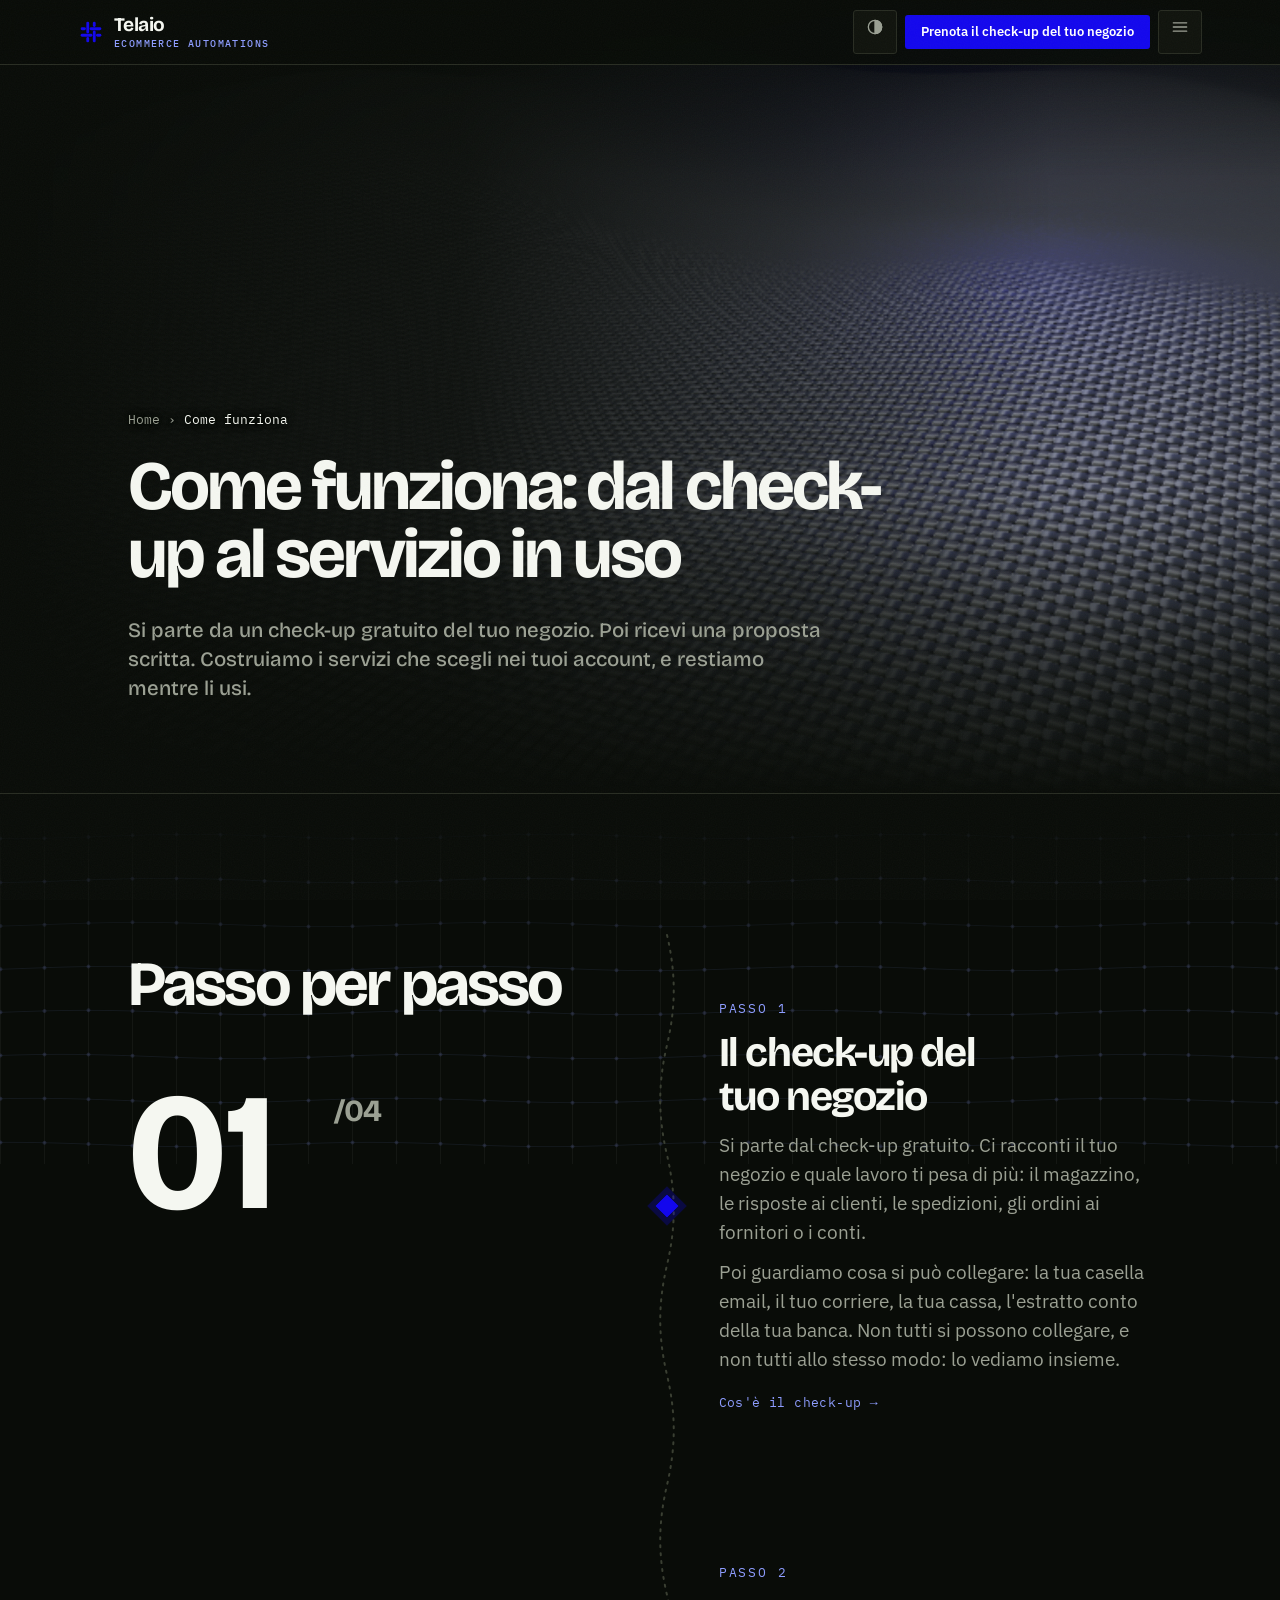
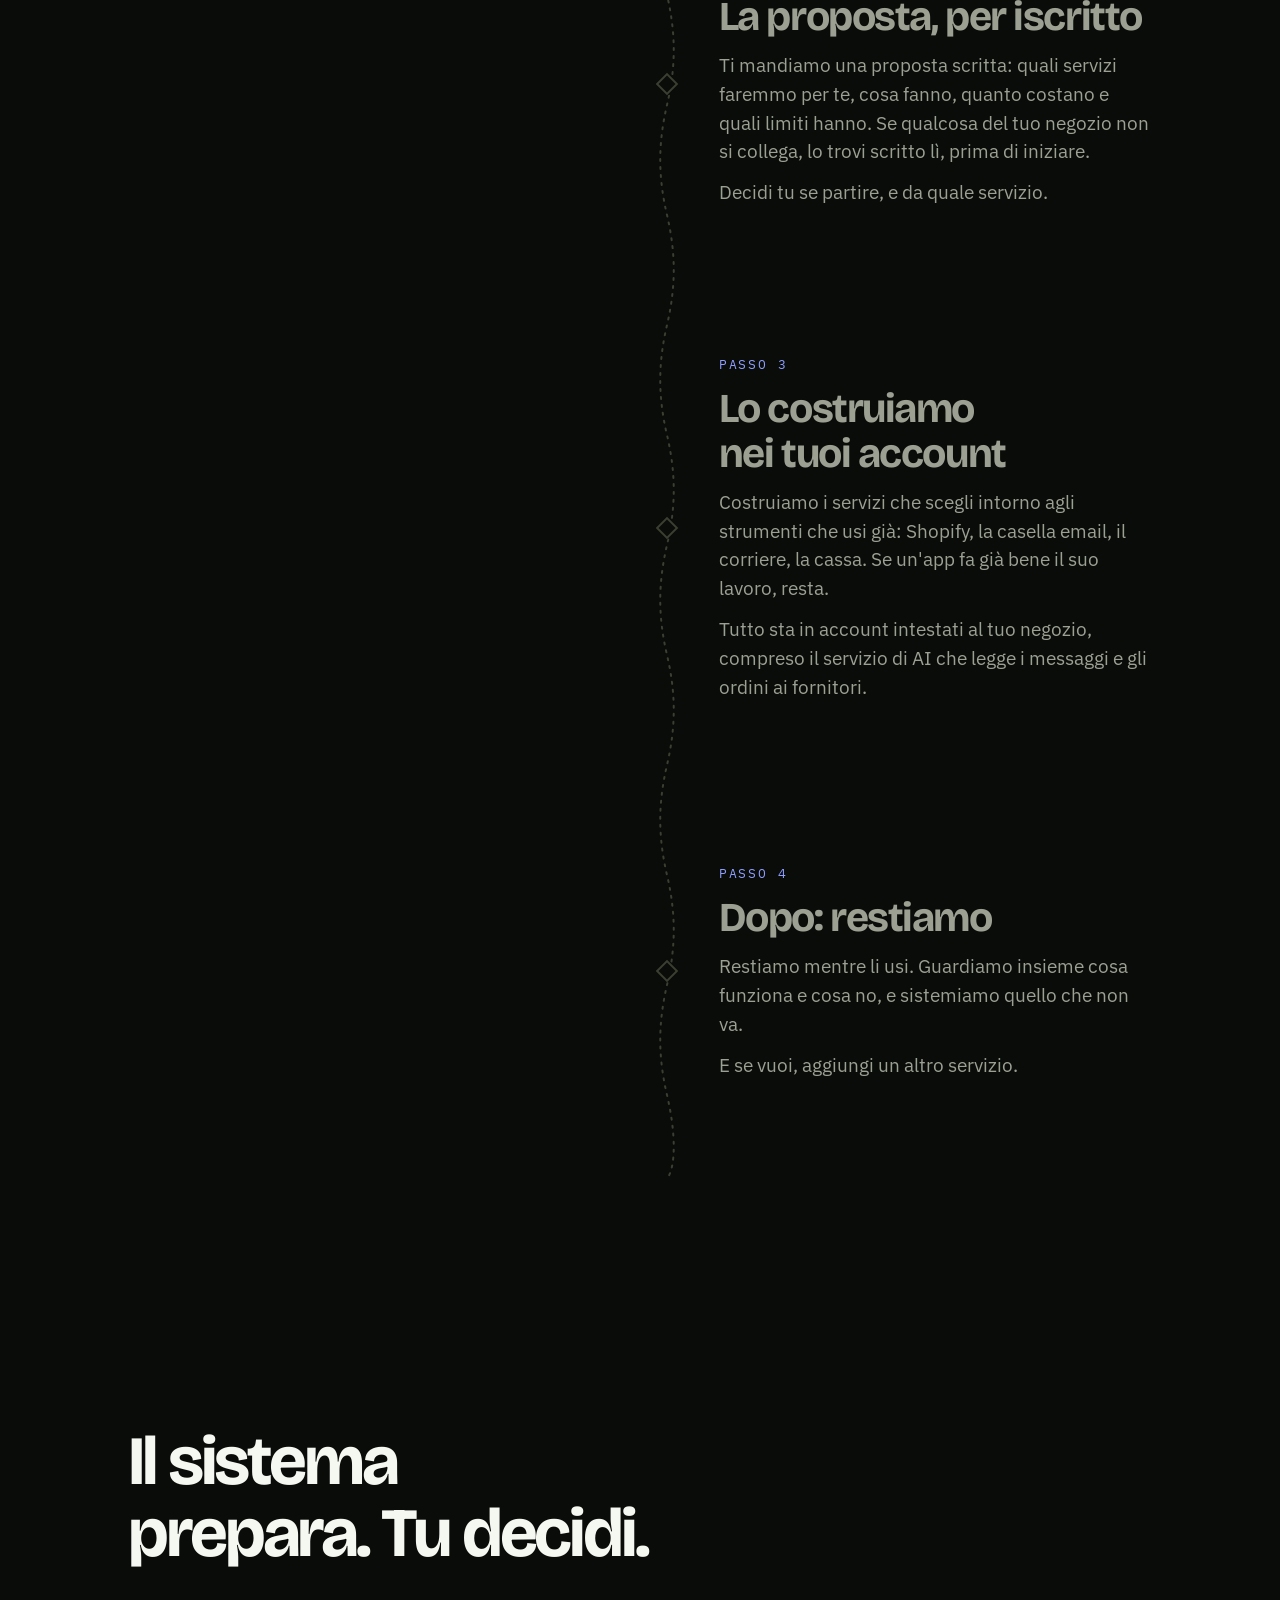
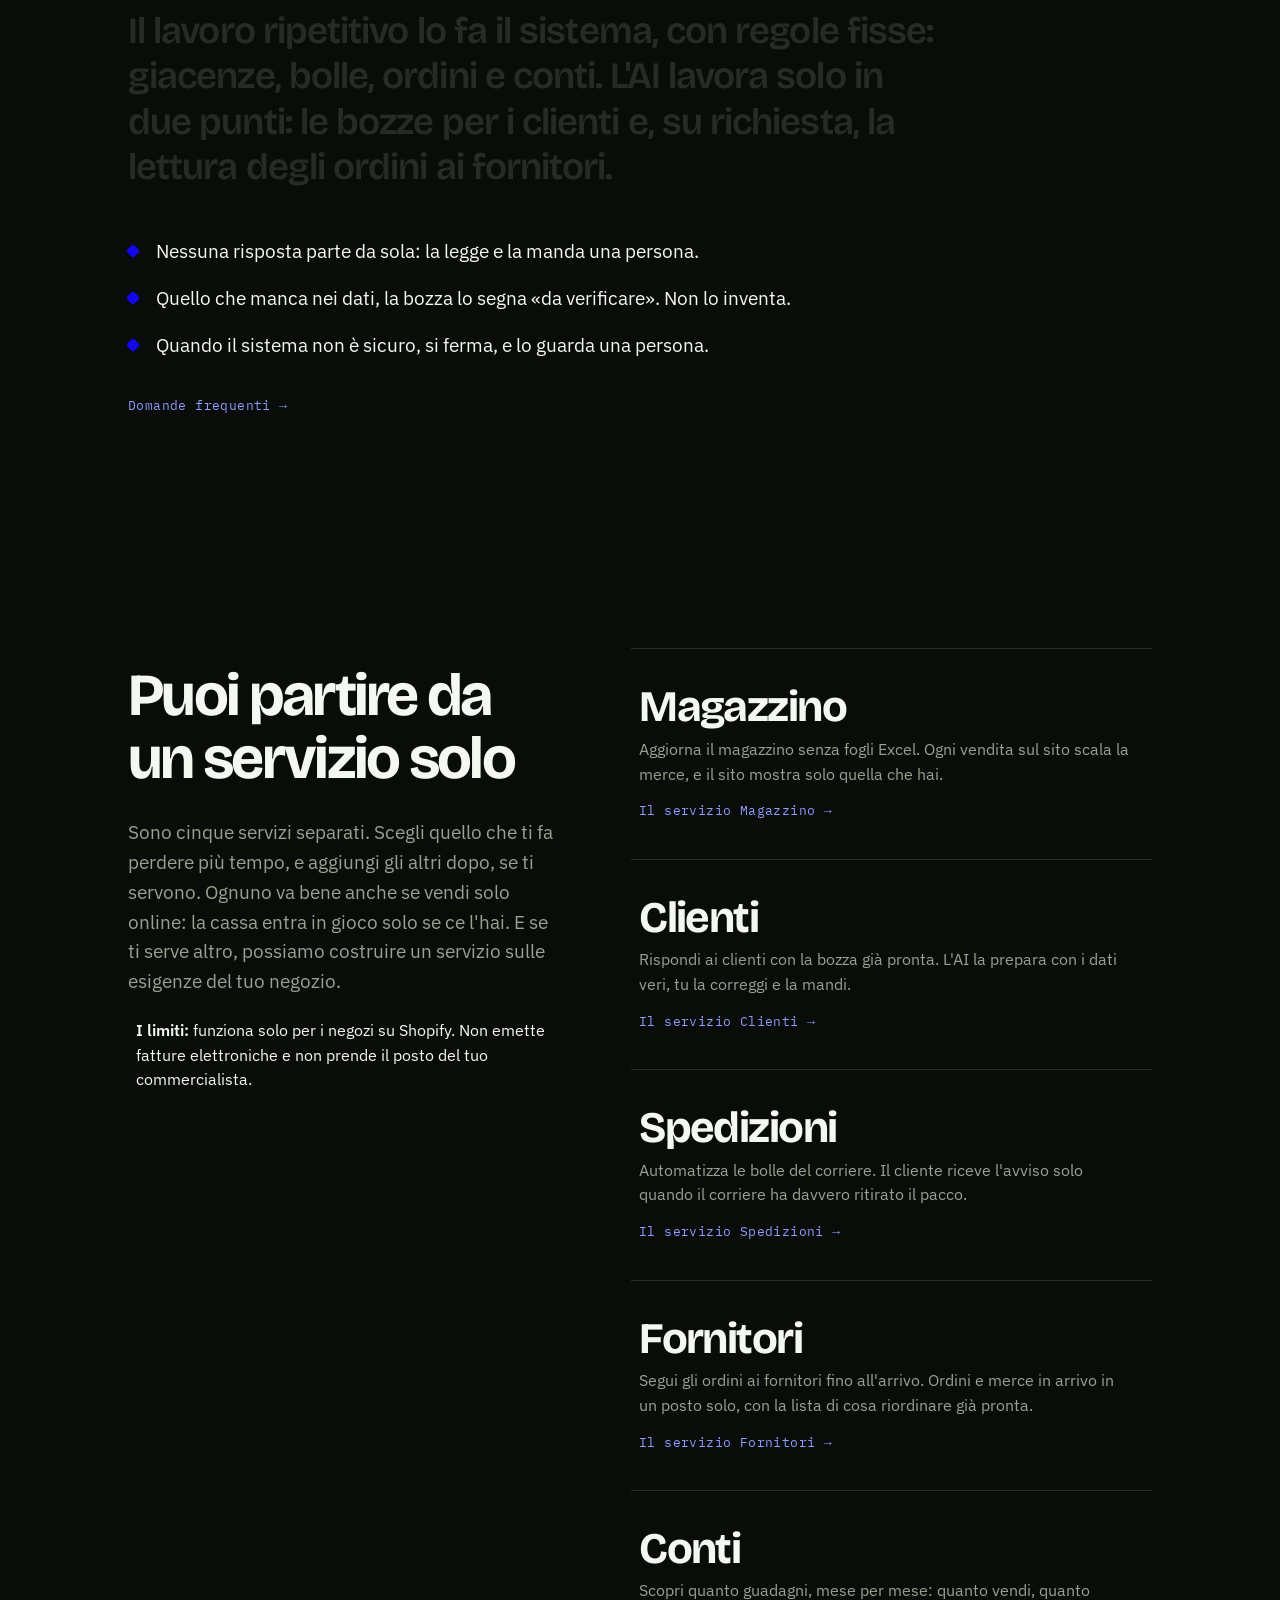
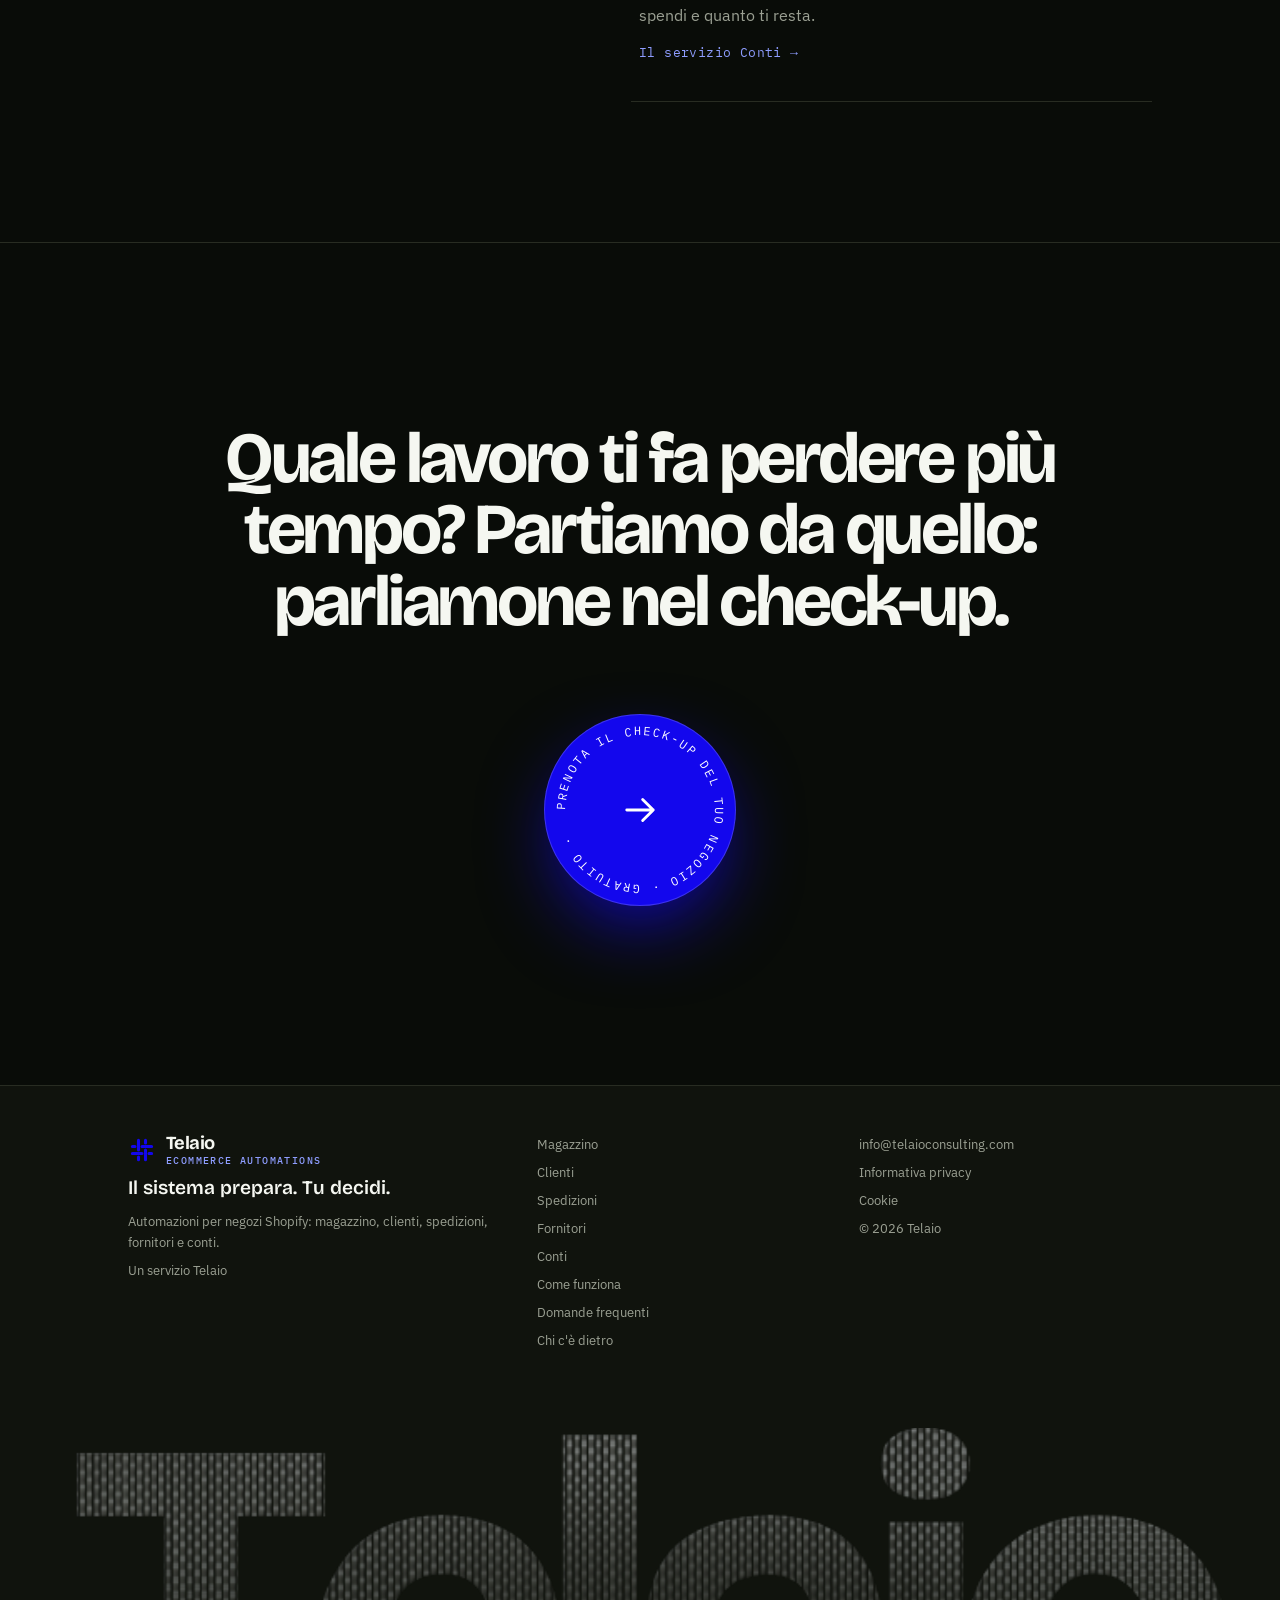
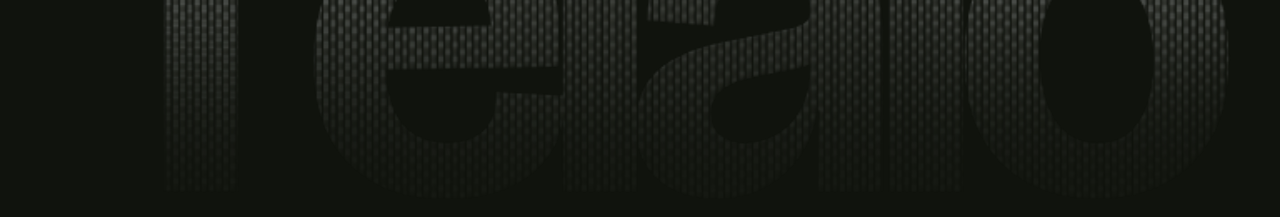
<file: come-funziona/index.html>
<!doctype html>
<html lang="it">
<head>
  <meta charset="utf-8">
  <meta name="viewport" content="width=device-width, initial-scale=1">
  <title>Come funziona | Telaio - Ecommerce Automations</title>
  <meta name="description" content="Dal check-up gratuito del tuo negozio alla proposta scritta, fino ai servizi costruiti nei tuoi account. Il sistema prepara, tu decidi. Puoi partire da uno solo.">
  <meta name="theme-color" content="#090C08">
  <meta name="robots" content="index, follow">
  <link rel="canonical" href="https://telaioconsulting.com/ecommerce-automations/come-funziona/">

  <meta property="og:title" content="Come funziona: dal check-up al servizio in uso">
  <meta property="og:description" content="Check-up gratuito, proposta scritta con costi e limiti, servizi costruiti nei tuoi account. Il sistema prepara, tu decidi.">
  <meta property="og:type" content="website">
  <meta property="og:url" content="https://telaioconsulting.com/ecommerce-automations/come-funziona/">
  <meta property="og:locale" content="it_IT">
  <meta property="og:site_name" content="Telaio - Ecommerce Automations">
  <meta property="og:image" content="https://telaioconsulting.com/ecommerce-automations/assets/og-telaio.png">
  <meta name="twitter:card" content="summary_large_image">
  <meta name="twitter:title" content="Come funziona: dal check-up al servizio in uso">
  <meta name="twitter:description" content="Check-up gratuito, proposta scritta con costi e limiti, servizi costruiti nei tuoi account. Il sistema prepara, tu decidi.">
  <meta name="twitter:image" content="https://telaioconsulting.com/ecommerce-automations/assets/og-telaio.png">

  <link rel="icon" type="image/png" href="../assets/telaio-logo-512.png">
  <link rel="preload" href="../assets/fonts/bricolage-grotesque-500-700-latin.woff2" as="font" type="font/woff2" crossorigin>
  <link rel="preload" href="../assets/fonts/ibm-plex-sans-400-600-latin.woff2" as="font" type="font/woff2" crossorigin>
  <!-- cambio pagina col filo (motion.css): la richiesta al browser sta in cima, prima di ogni script,
       altrimenti la pagina nuova può controllarla prima che arrivino i fogli di stile e annullare il passaggio -->
  <style>@media (prefers-reduced-motion: no-preference) { @view-transition { navigation: auto; types: p-filo; } }</style>
  <script>
    (function (r) {
      r.classList.add("js");
      // cambio pagina col filo (motion.css): «pagereveal» dice, prima del primo disegno, se la pagina arriva con la transizione
      addEventListener("pagereveal", function (e) { r.classList.add(e.viewTransition ? "p-filo-arrivo" : "p-rivelata"); });
      // tema chiaro salvato: subito, prima del primo disegno (niente passaggio dal buio al chiaro)
      try { if (localStorage.getItem("telaio-theme") === "light") { r.setAttribute("data-theme", "light"); document.querySelector('meta[name="theme-color"]').content = "#F4F5F8"; } } catch (e) {}
      if (!matchMedia("(prefers-reduced-motion: reduce)").matches) r.classList.add("motion");
      // Se gli script non partono, si torna alla pagina statica (tutto visibile).
      setTimeout(function () {
        if (!window.__telaio) r.classList.remove("js");
        if (!window.__motion) r.classList.remove("motion");
      }, 4000);
    })(document.documentElement);
  </script>
  <link rel="stylesheet" href="../style.css">
  <link rel="stylesheet" href="../motion.css">
  <link rel="stylesheet" href="../site.css">

  <script type="application/ld+json">
  {
    "@context": "https://schema.org",
    "@graph": [
      {
        "@type": "WebPage",
        "@id": "https://telaioconsulting.com/ecommerce-automations/come-funziona/#webpage",
        "url": "https://telaioconsulting.com/ecommerce-automations/come-funziona/",
        "name": "Come funziona",
        "description": "Dal check-up gratuito del tuo negozio alla proposta scritta, fino ai servizi costruiti nei tuoi account. Il sistema prepara, tu decidi. Puoi partire da uno solo.",
        "inLanguage": "it",
        "isPartOf": { "@id": "https://telaioconsulting.com/ecommerce-automations/#website" },
        "about": { "@id": "https://telaioconsulting.com/ecommerce-automations/#service" },
        "publisher": { "@id": "https://telaioconsulting.com/#organization" }
      },
      {
        "@type": "BreadcrumbList",
        "itemListElement": [
          { "@type": "ListItem", "position": 1, "name": "Home", "item": "https://telaioconsulting.com/ecommerce-automations/" },
          { "@type": "ListItem", "position": 2, "name": "Come funziona", "item": "https://telaioconsulting.com/ecommerce-automations/come-funziona/" }
        ]
      }
    ]
  }
  </script>
</head>
<body data-page-type="method">
  <a class="skip" href="#top">Vai al contenuto</a>

  <svg width="0" height="0" style="position:absolute" aria-hidden="true" focusable="false">
    <symbol id="mk" viewBox="0 0 64 64">
      <g fill="none" stroke="currentColor" stroke-width="7" stroke-linecap="round">
        <path d="M24 10 V32 M24 48 V54"></path>
        <path d="M40 10 V16 M40 32 V54"></path>
        <path d="M10 24 H16 M32 24 H54"></path>
        <path d="M10 40 H32 M48 40 H54"></path>
      </g>
    </symbol>
  </svg>

  <div class="grain" aria-hidden="true"></div>
  <div class="p-progress" aria-hidden="true"></div>

  <header class="top">
    <div class="wrap top-in">
      <a class="brand" href="../" aria-label="Telaio Ecommerce Automations, home">
        <svg class="mk" viewBox="0 0 64 64" aria-hidden="true"><use href="#mk"></use></svg>
        <span class="brand-lockup"><span class="wm">Telaio</span><span class="brand-sub">Ecommerce Automations</span></span>
      </a>
      <nav class="nav" id="nav" aria-label="Navigazione principale">
        <a href="../magazzino/">Magazzino</a>
        <a href="../clienti/">Clienti</a>
        <a href="../spedizioni/">Spedizioni</a>
        <a href="../fornitori/">Fornitori</a>
        <a href="../conti/">Conti</a>
        <a href="../come-funziona/" aria-current="page">Come funziona</a>
        <a href="../domande-frequenti/">Domande frequenti</a>
      </nav>
      <div class="top-actions">
        <button class="icon-btn" id="themeBtn" type="button" aria-label="Passa al tema chiaro">◐</button>
        <a class="btn btn-primary btn-sm" href="../check-up/" data-cta="checkup" data-placement="nav">Prenota il check-up del tuo negozio</a>
        <button class="icon-btn menu-btn" id="menuBtn" type="button" aria-label="Apri il menu" aria-expanded="false" aria-controls="nav">≡</button>
      </div>
    </div>
  </header>

  <main id="top">

    <section class="p-hero is-page">
      <canvas class="p-weave" id="weave" aria-hidden="true"></canvas>
      <div class="p-hero-veil" aria-hidden="true"></div>
      <div class="wrap p-hero-in">
        <nav class="crumbs" aria-label="Percorso" data-hero-item><a href="../">Home</a> <span aria-hidden="true">›</span> <span aria-current="page">Come funziona</span></nav>
        <h1 class="p-h1">Come funziona: dal check-up al servizio in uso</h1>
        <p class="p-hero-lede" data-hero-item>Si parte da un check-up gratuito del tuo negozio. Poi ricevi una proposta scritta. Costruiamo i servizi che scegli nei tuoi account, e restiamo mentre li usi.</p>
      </div>
    </section>

    <!-- Passo per passo -->
    <section class="p-sec p-method">
      <div class="wrap p-method-grid">
        <div class="p-method-side">
          <h2 class="p-h2" data-split>Passo per passo</h2>
          <div class="p-counter" aria-hidden="true">
            <span class="p-counter-win"><span class="p-counter-reel"><i>01</i><i>02</i><i>03</i><i>04</i></span></span>
            <span class="p-counter-tot">/04</span>
          </div>
        </div>
        <div class="p-steps">
          <svg class="p-thread" aria-hidden="true"><path class="bg"/><path class="fg"/></svg>
          <ol class="p-steps-list">
            <li class="p-step">
              <span class="p-step-node" aria-hidden="true"></span>
              <span class="p-step-n">Passo 1</span>
              <h3>Il check-up del tuo negozio</h3>
              <p>Si parte dal check-up gratuito. Ci racconti il tuo negozio e quale lavoro ti pesa di più: il magazzino, le risposte ai clienti, le spedizioni, gli ordini ai fornitori o i conti.</p>
              <p>Poi guardiamo cosa si può collegare: la tua casella email, il tuo corriere, la tua cassa, l'estratto conto della tua banca. Non tutti si possono collegare, e non tutti allo stesso modo: lo vediamo insieme.</p>
              <p><a class="arrow-link" href="../check-up/">Cos'è il check-up →</a></p>
            </li>
            <li class="p-step">
              <span class="p-step-node" aria-hidden="true"></span>
              <span class="p-step-n">Passo 2</span>
              <h3>La proposta, per iscritto</h3>
              <p>Ti mandiamo una proposta scritta: quali servizi faremmo per te, cosa fanno, quanto costano e quali limiti hanno. Se qualcosa del tuo negozio non si collega, lo trovi scritto lì, prima di iniziare.</p>
              <p>Decidi tu se partire, e da quale servizio.</p>
            </li>
            <li class="p-step">
              <span class="p-step-node" aria-hidden="true"></span>
              <span class="p-step-n">Passo 3</span>
              <h3>Lo costruiamo nei tuoi account</h3>
              <p>Costruiamo i servizi che scegli intorno agli strumenti che usi già: Shopify, la casella email, il corriere, la cassa. Se un'app fa già bene il suo lavoro, resta.</p>
              <p>Tutto sta in account intestati al tuo negozio, compreso il servizio di AI che legge i messaggi e gli ordini ai fornitori.</p>
            </li>
            <li class="p-step">
              <span class="p-step-node" aria-hidden="true"></span>
              <span class="p-step-n">Passo 4</span>
              <h3>Dopo: restiamo</h3>
              <p>Restiamo mentre li usi. Guardiamo insieme cosa funziona e cosa no, e sistemiamo quello che non va.</p>
              <p>E se vuoi, aggiungi un altro servizio.</p>
            </li>
          </ol>
        </div>
      </div>
    </section>

    <!-- Il sistema prepara. Tu decidi. -->
    <section class="p-sec p-ai">
      <div class="wrap">
        <header class="p-head" style="margin-bottom:clamp(24px,3vw,36px)">
          <h2 class="p-h2" data-split>Il sistema prepara. Tu decidi.</h2>
        </header>
        <p class="p-statement" data-scrub>Il lavoro ripetitivo lo fa il sistema, con regole fisse: giacenze, bolle, ordini e conti. L'AI lavora solo in due punti: le bozze per i clienti e, su richiesta, la lettura degli ordini ai fornitori.</p>
        <ul class="ticks" data-reveal>
          <li>Nessuna risposta parte da sola: la legge e la manda una persona.</li>
          <li>Quello che manca nei dati, la bozza lo segna «da verificare». Non lo inventa.</li>
          <li>Quando il sistema non è sicuro, si ferma, e lo guarda una persona.</li>
        </ul>
        <p data-reveal style="margin-top:28px"><a class="arrow-link" href="../domande-frequenti/">Domande frequenti →</a></p>
      </div>
    </section>

    <!-- Puoi partire da un servizio solo -->
    <section class="p-sec">
      <div class="wrap p-split">
        <div class="p-split-side">
          <h2 class="p-h2" data-split>Puoi partire da un servizio solo</h2>
          <p class="lede" data-reveal>Sono cinque servizi separati. Scegli quello che ti fa perdere più tempo, e aggiungi gli altri dopo, se ti servono. Ognuno va bene anche se vendi solo online: la cassa entra in gioco solo se ce l'hai. E se ti serve altro, possiamo costruire un servizio sulle esigenze del tuo negozio.</p>
          <p class="p-list-note" data-reveal><b>I limiti:</b> funziona solo per i negozi su Shopify. Non emette fatture elettroniche e non prende il posto del tuo commercialista.</p>
        </div>
        <ul class="p-rows is-rich">
          <li data-reveal><h3>Magazzino</h3><span class="d">Aggiorna il magazzino senza fogli Excel. Ogni vendita sul sito scala la merce, e il sito mostra solo quella che hai.</span><p><a class="arrow-link" href="../magazzino/">Il servizio Magazzino →</a></p></li>
          <li data-reveal><h3>Clienti</h3><span class="d">Rispondi ai clienti con la bozza già pronta. L'AI la prepara con i dati veri, tu la correggi e la mandi.</span><p><a class="arrow-link" href="../clienti/">Il servizio Clienti →</a></p></li>
          <li data-reveal><h3>Spedizioni</h3><span class="d">Automatizza le bolle del corriere. Il cliente riceve l'avviso solo quando il corriere ha davvero ritirato il pacco.</span><p><a class="arrow-link" href="../spedizioni/">Il servizio Spedizioni →</a></p></li>
          <li data-reveal><h3>Fornitori</h3><span class="d">Segui gli ordini ai fornitori fino all'arrivo. Ordini e merce in arrivo in un posto solo, con la lista di cosa riordinare già pronta.</span><p><a class="arrow-link" href="../fornitori/">Il servizio Fornitori →</a></p></li>
          <li data-reveal><h3>Conti</h3><span class="d">Scopri quanto guadagni, mese per mese: quanto vendi, quanto spendi e quanto ti resta.</span><p><a class="arrow-link" href="../conti/">Il servizio Conti →</a></p></li>
        </ul>
      </div>
    </section>

    <!-- Chiusura -->
    <section class="p-final">
      <div class="p-final-glow" aria-hidden="true"></div>
      <div class="wrap">
        <h2 class="p-final-h" data-split>Quale lavoro ti fa perdere più tempo? Partiamo da quello: parliamone nel check-up.</h2>
        <a class="p-orb" data-magnetic href="../check-up/" data-cta="checkup" data-placement="final" aria-label="Prenota il check-up del tuo negozio">
          <svg class="p-orb-ring" viewBox="0 0 200 200" aria-hidden="true">
            <defs><path id="orbPath" d="M100,100 m-78,0 a78,78 0 1,1 156,0 a78,78 0 1,1 -156,0"/></defs>
            <text><textPath href="#orbPath">Prenota il check-up del tuo negozio · Gratuito · </textPath></text>
          </svg>
          <span class="p-orb-arr" aria-hidden="true">→</span>
        </a>
      </div>
    </section>
  </main>

  <div class="mobile-bar"><a class="btn btn-primary btn-block" href="../check-up/" data-cta="checkup" data-placement="mobile_bar">Prenota il check-up del tuo negozio</a></div>

  <footer class="p-footer">
    <div class="wrap foot-in foot-grid">
      <div class="foot-col">
        <div class="foot-brand">
          <svg class="mk" viewBox="0 0 64 64" aria-hidden="true"><use href="#mk"></use></svg>
          <span class="brand-lockup"><span class="wm">Telaio</span><span class="brand-sub">Ecommerce Automations</span></span>
        </div>
        <span class="foot-tag">Il sistema prepara. Tu decidi.</span>
        <span>Automazioni per negozi Shopify: magazzino, clienti, spedizioni, fornitori e conti.</span>
        <a class="foot-endorse" href="https://telaioconsulting.com/">Un servizio Telaio</a>
      </div>
      <nav class="foot-col" aria-label="Pagine">
        <a href="../magazzino/">Magazzino</a>
        <a href="../clienti/">Clienti</a>
        <a href="../spedizioni/">Spedizioni</a>
        <a href="../fornitori/">Fornitori</a>
        <a href="../conti/">Conti</a>
        <a href="../come-funziona/">Come funziona</a>
        <a href="../domande-frequenti/">Domande frequenti</a>
        <a href="../chi-siamo/">Chi c'è dietro</a>
      </nav>
      <div class="foot-col">
        <a href="mailto:info@telaioconsulting.com" data-email-link>info@telaioconsulting.com</a>
        <a href="../privacy/">Informativa privacy</a>
        <a href="../cookie/">Cookie</a>
        <span>© 2026 Telaio</span>
      </div>
    </div>
    <div class="p-bigword" aria-hidden="true"><span>T</span><span>e</span><span>l</span><span>a</span><span>i</span><span>o</span></div>
  </footer>

  <!-- Librerie di animazione, ospitate nel sito (vedi assets/vendor/README.md) -->
  <script src="../assets/vendor/gsap.min.js"></script>
  <script src="../assets/vendor/ScrollTrigger.min.js"></script>
  <script src="../assets/vendor/SplitText.min.js"></script>
  <script src="../assets/vendor/lenis.min.js"></script>
  <script src="../script.js"></script>
  <script src="../motion.js"></script>
</body>
</html>
</file>
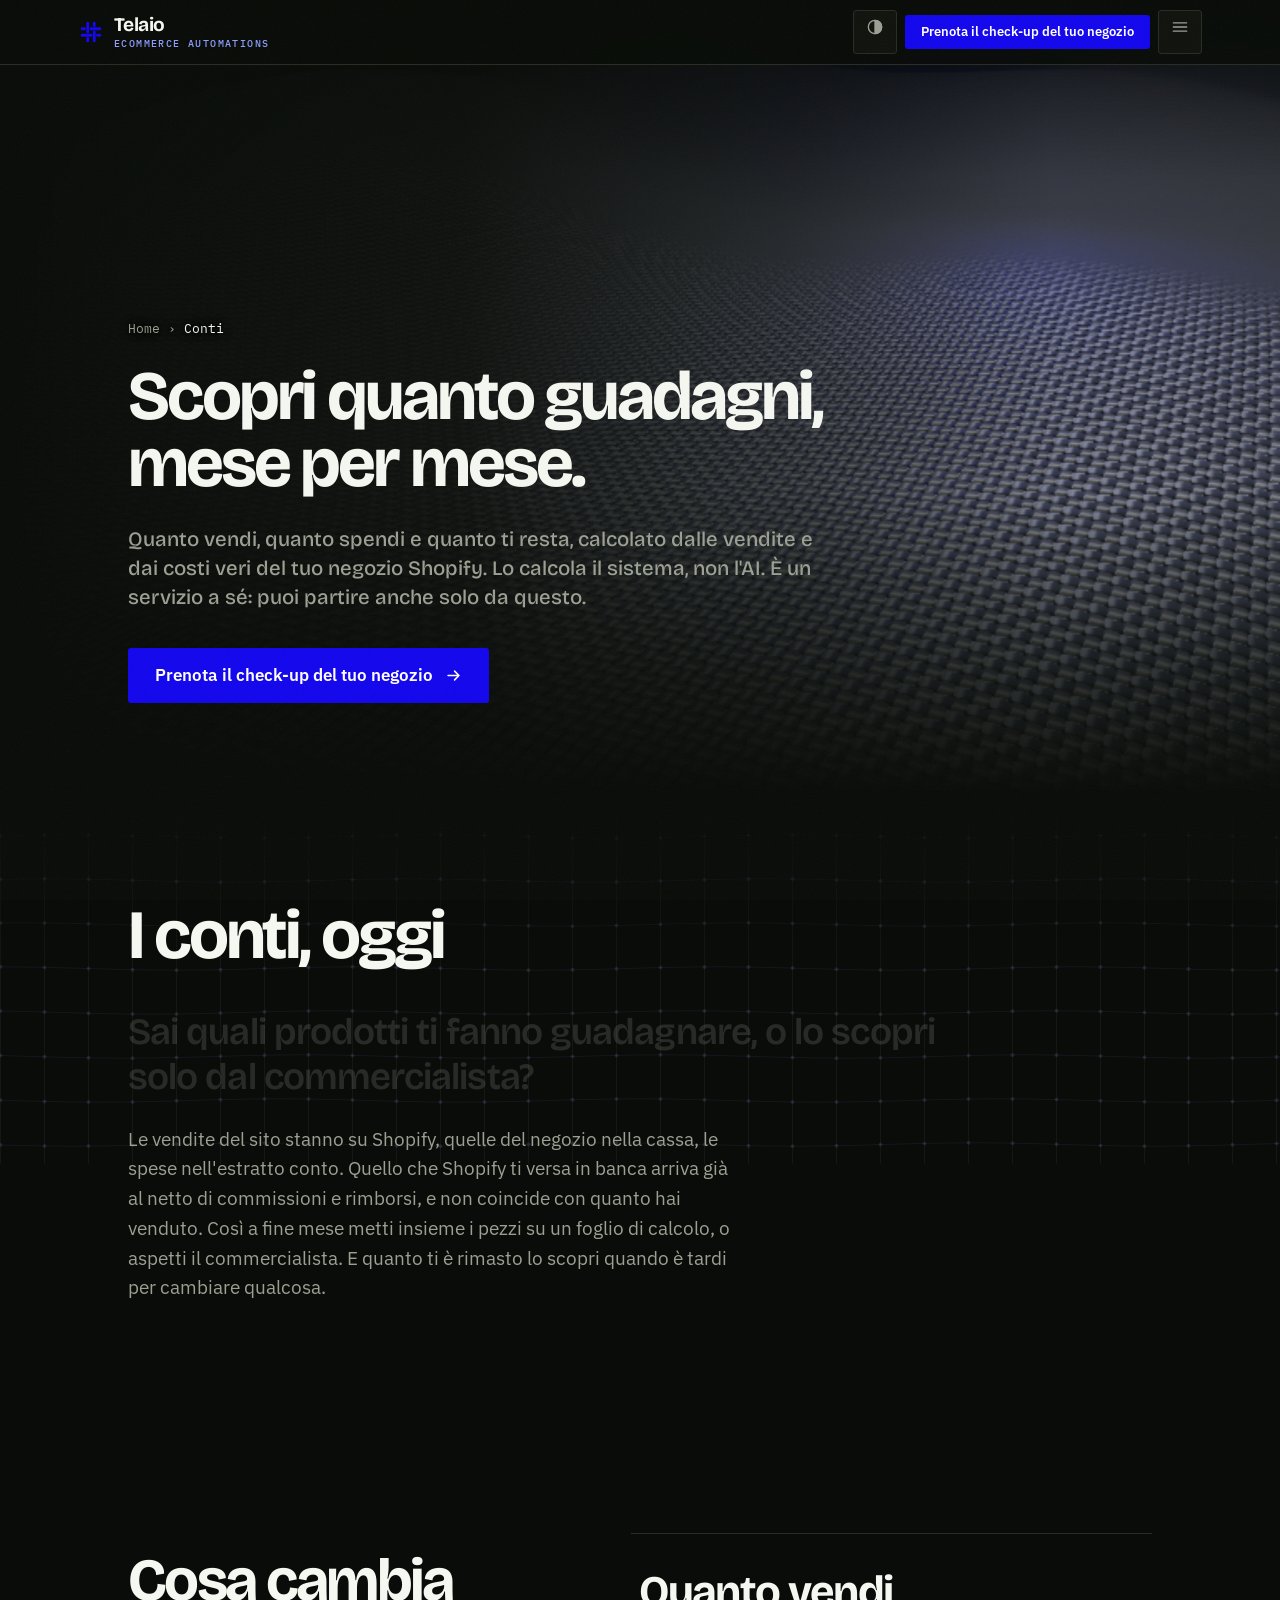
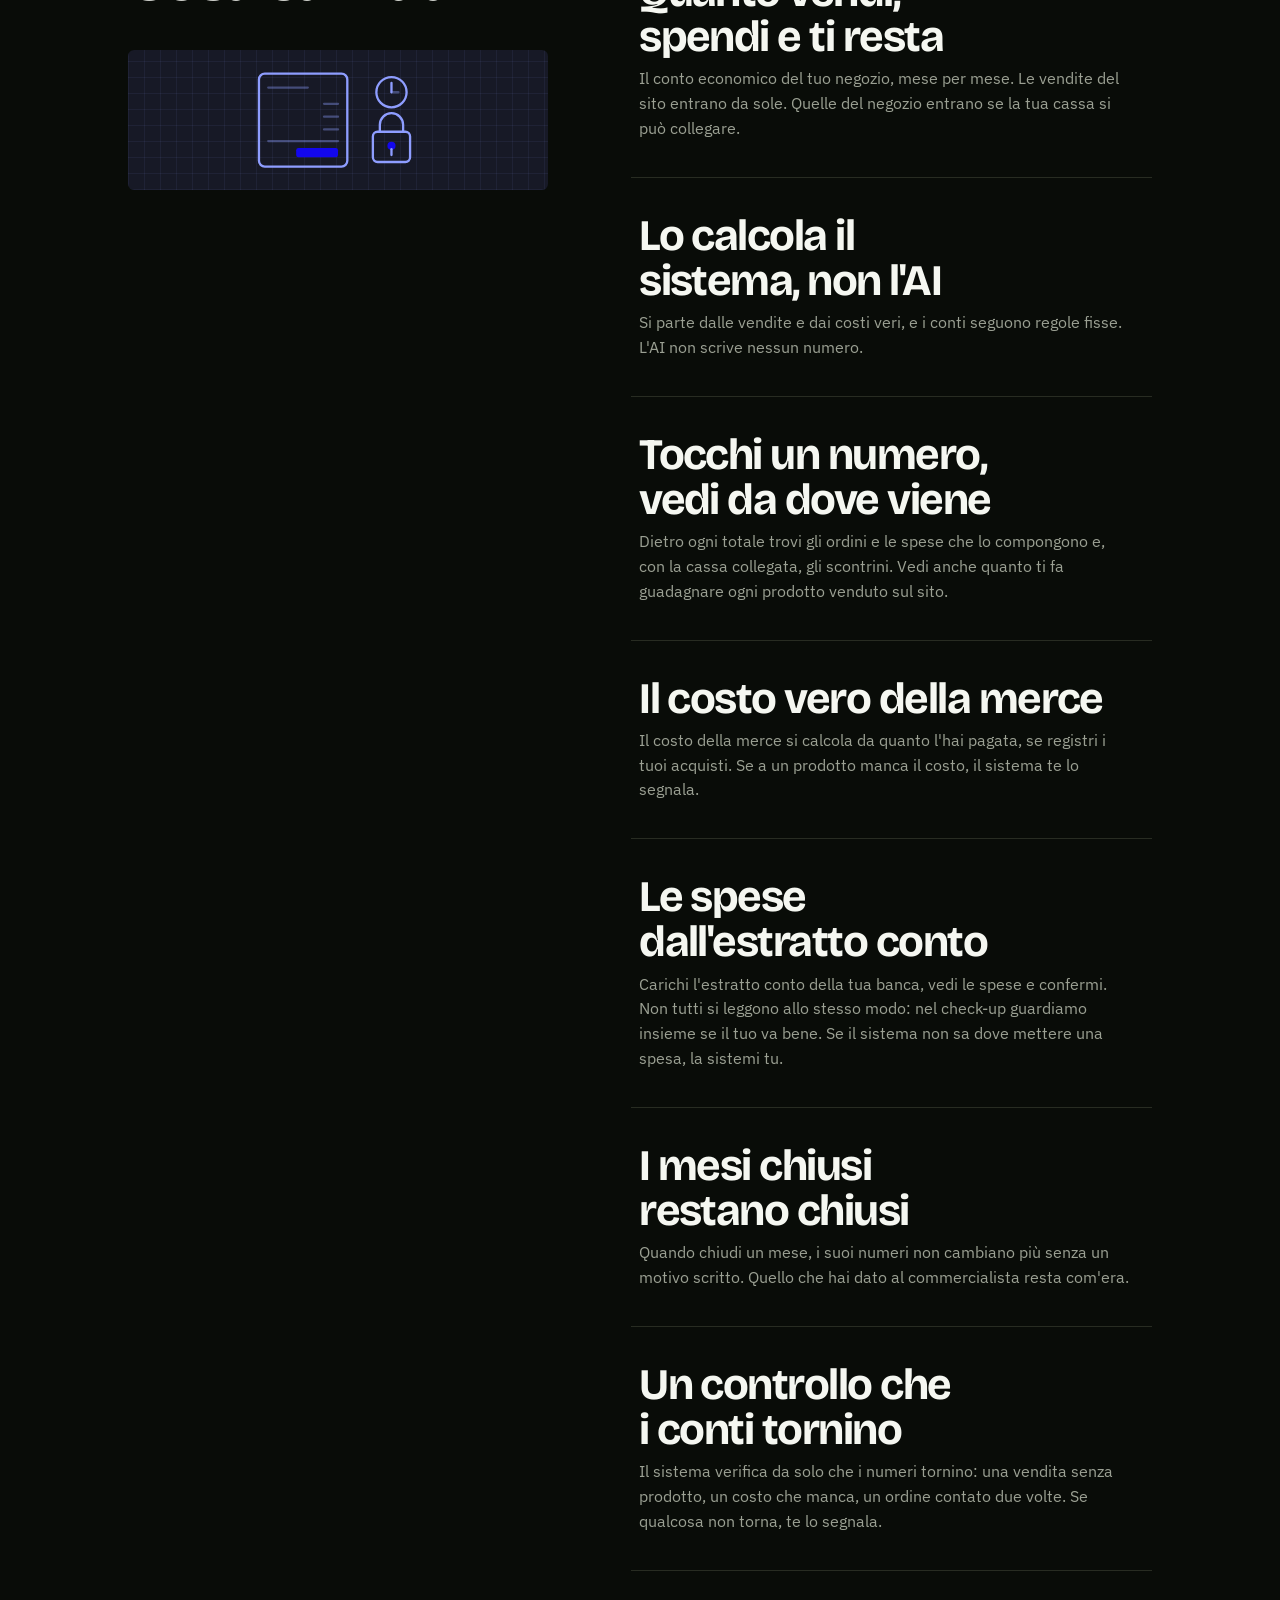
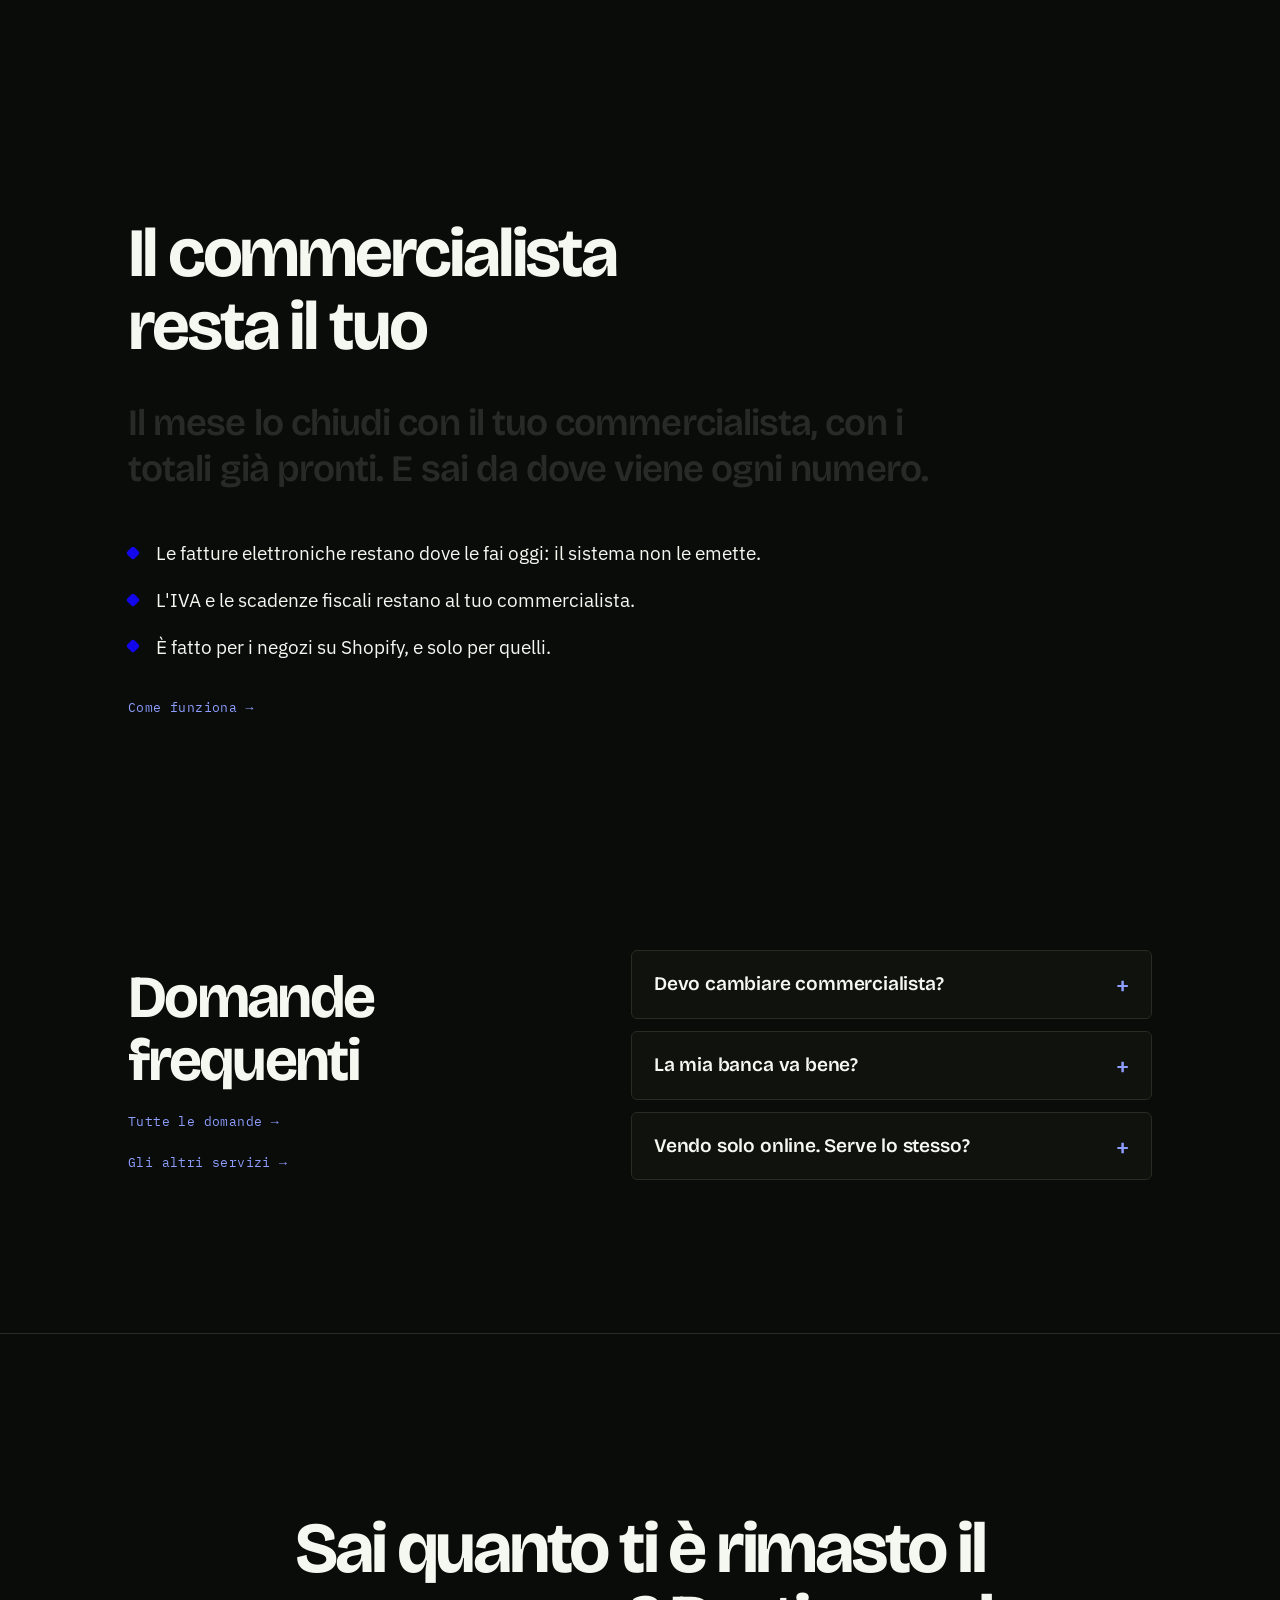
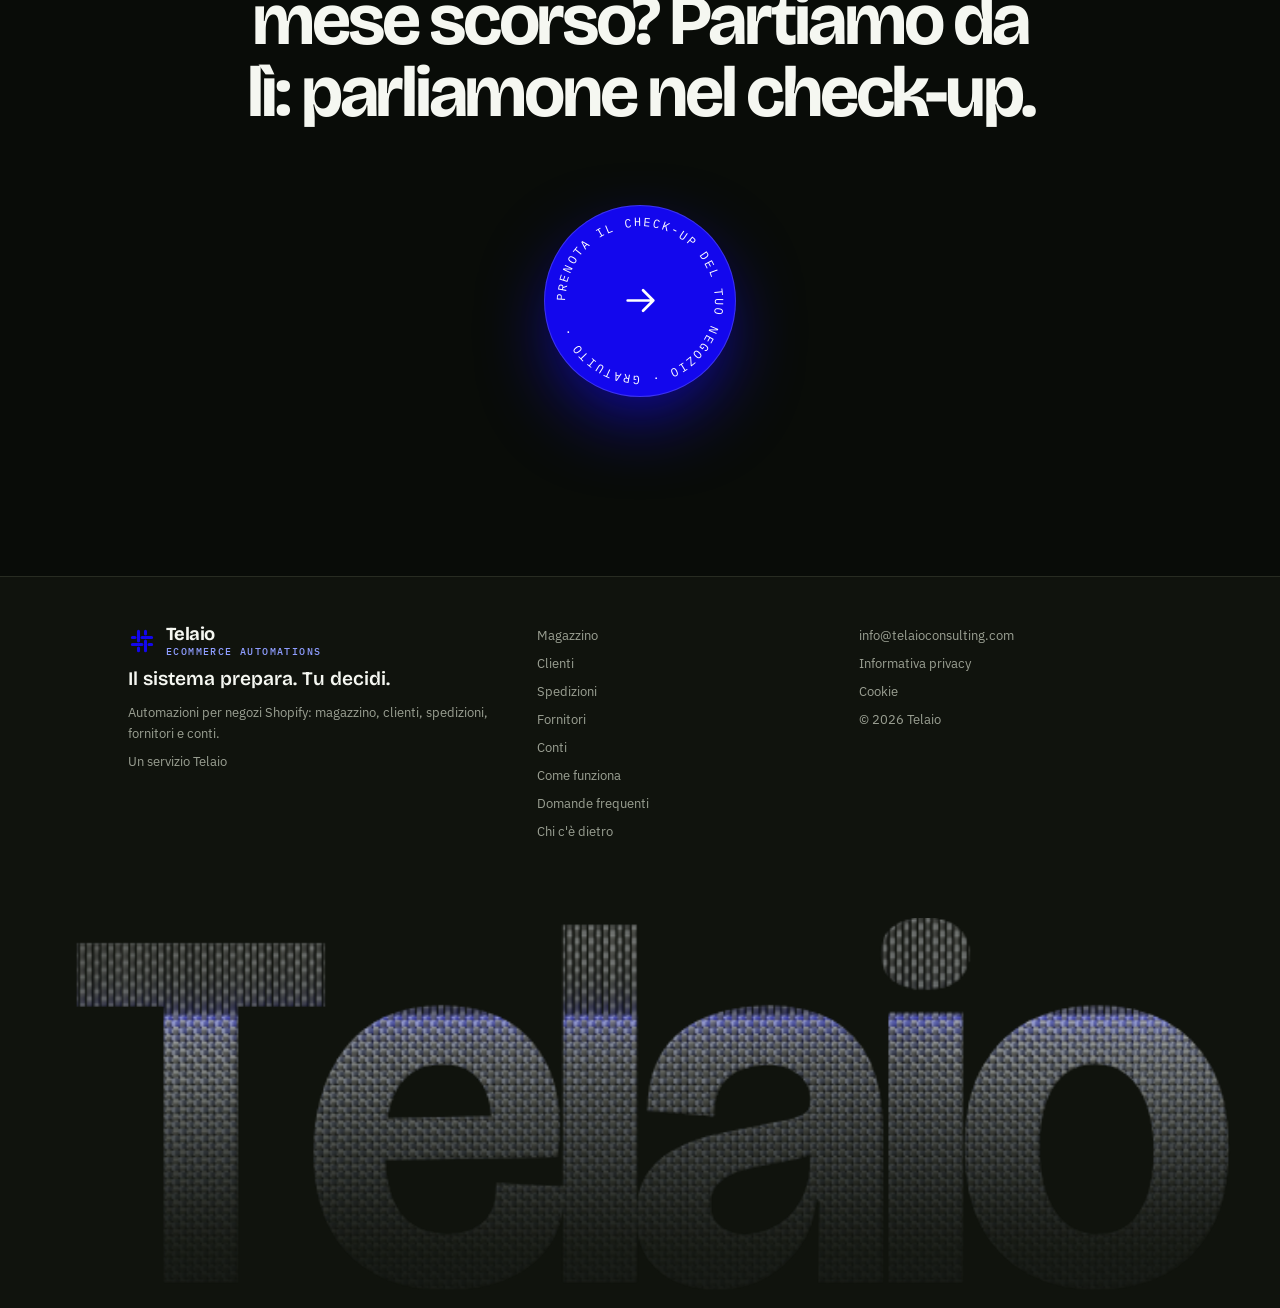
<file: conti/index.html>
<!doctype html>
<html lang="it">
<head>
  <meta charset="utf-8">
  <meta name="viewport" content="width=device-width, initial-scale=1">
  <title>Quanto guadagni, mese per mese | Telaio - Ecommerce Automations</title>
  <meta name="description" content="Quanto vendi, quanto spendi e quanto ti resta, mese per mese, dalle vendite e dai costi veri del tuo Shopify. Lo calcola il sistema, non l'AI.">
  <meta name="theme-color" content="#090C08">
  <meta name="robots" content="index, follow">
  <link rel="canonical" href="https://telaioconsulting.com/ecommerce-automations/conti/">

  <meta property="og:title" content="Scopri quanto guadagni, mese per mese">
  <meta property="og:description" content="Quanto vendi, quanto spendi e quanto ti resta, mese per mese, dalle vendite e dai costi veri del tuo Shopify. Lo calcola il sistema, non l'AI.">
  <meta property="og:type" content="website">
  <meta property="og:url" content="https://telaioconsulting.com/ecommerce-automations/conti/">
  <meta property="og:locale" content="it_IT">
  <meta property="og:site_name" content="Telaio - Ecommerce Automations">
  <meta property="og:image" content="https://telaioconsulting.com/ecommerce-automations/assets/og-telaio.png">
  <meta name="twitter:card" content="summary_large_image">
  <meta name="twitter:title" content="Scopri quanto guadagni, mese per mese">
  <meta name="twitter:description" content="Quanto vendi, quanto spendi e quanto ti resta, mese per mese, dalle vendite e dai costi veri del tuo Shopify. Lo calcola il sistema, non l'AI.">
  <meta name="twitter:image" content="https://telaioconsulting.com/ecommerce-automations/assets/og-telaio.png">

  <link rel="icon" type="image/png" href="../assets/telaio-logo-512.png">
  <link rel="preload" href="../assets/fonts/bricolage-grotesque-500-700-latin.woff2" as="font" type="font/woff2" crossorigin>
  <link rel="preload" href="../assets/fonts/ibm-plex-sans-400-600-latin.woff2" as="font" type="font/woff2" crossorigin>
  <!-- cambio pagina col filo (motion.css): la richiesta al browser sta in cima, prima di ogni script,
       altrimenti la pagina nuova può controllarla prima che arrivino i fogli di stile e annullare il passaggio -->
  <style>@media (prefers-reduced-motion: no-preference) { @view-transition { navigation: auto; types: p-filo; } }</style>
  <script>
    (function (r) {
      r.classList.add("js");
      // cambio pagina col filo (motion.css): «pagereveal» dice, prima del primo disegno, se la pagina arriva con la transizione
      addEventListener("pagereveal", function (e) { r.classList.add(e.viewTransition ? "p-filo-arrivo" : "p-rivelata"); });
      // tema chiaro salvato: subito, prima del primo disegno (niente passaggio dal buio al chiaro)
      try { if (localStorage.getItem("telaio-theme") === "light") { r.setAttribute("data-theme", "light"); document.querySelector('meta[name="theme-color"]').content = "#F4F5F8"; } } catch (e) {}
      if (!matchMedia("(prefers-reduced-motion: reduce)").matches) r.classList.add("motion");
      // Se gli script non partono, si torna alla pagina statica (tutto visibile).
      setTimeout(function () {
        if (!window.__telaio) r.classList.remove("js");
        if (!window.__motion) r.classList.remove("motion");
      }, 4000);
    })(document.documentElement);
  </script>
  <link rel="stylesheet" href="../style.css">
  <link rel="stylesheet" href="../motion.css">
  <link rel="stylesheet" href="../site.css">

  <script type="application/ld+json">
  {
    "@context": "https://schema.org",
    "@graph": [
      {
        "@type": "Service",
        "@id": "https://telaioconsulting.com/ecommerce-automations/conti/#service",
        "name": "Conti: scopri quanto guadagni, mese per mese",
        "url": "https://telaioconsulting.com/ecommerce-automations/conti/",
        "serviceType": "Conto economico mensile per negozi Shopify",
        "description": "Quanto vendi, quanto spendi e quanto ti resta, mese per mese, calcolato dalle vendite e dai costi veri, non dall'AI. Ogni numero porta agli ordini e alle spese che lo compongono; le spese entrano dall'estratto conto della banca; un mese chiuso non cambia senza un motivo scritto; il sistema controlla che i conti tornino; il mese si chiude con il commercialista, con i totali già pronti. Non emette fatture elettroniche. Si può prendere da solo, senza gli altri servizi.",
        "provider": { "@id": "https://telaioconsulting.com/#organization" },
        "brand": { "@id": "https://telaioconsulting.com/#organization" },
        "isRelatedTo": { "@id": "https://telaioconsulting.com/ecommerce-automations/#service" },
        "areaServed": "IT",
        "availableLanguage": "it"
      },
      {
        "@type": "BreadcrumbList",
        "itemListElement": [
          { "@type": "ListItem", "position": 1, "name": "Home", "item": "https://telaioconsulting.com/ecommerce-automations/" },
          { "@type": "ListItem", "position": 2, "name": "Conti", "item": "https://telaioconsulting.com/ecommerce-automations/conti/" }
        ]
      },
      {
        "@type": "Organization",
        "@id": "https://telaioconsulting.com/#organization",
        "name": "Telaio",
        "alternateName": "Telaio Consulting",
        "url": "https://telaioconsulting.com/",
        "logo": "https://telaioconsulting.com/ecommerce-automations/assets/telaio-logo-512.png",
        "email": "info@telaioconsulting.com"
      }
    ]
  }
  </script>
</head>
<body data-page-type="conti">
  <a class="skip" href="#top">Vai al contenuto</a>

  <svg width="0" height="0" style="position:absolute" aria-hidden="true" focusable="false">
    <symbol id="mk" viewBox="0 0 64 64">
      <g fill="none" stroke="currentColor" stroke-width="7" stroke-linecap="round">
        <path d="M24 10 V32 M24 48 V54"></path>
        <path d="M40 10 V16 M40 32 V54"></path>
        <path d="M10 24 H16 M32 24 H54"></path>
        <path d="M10 40 H32 M48 40 H54"></path>
      </g>
    </symbol>
  </svg>

  <div class="grain" aria-hidden="true"></div>
  <div class="p-progress" aria-hidden="true"></div>

  <header class="top">
    <div class="wrap top-in">
      <a class="brand" href="../" aria-label="Telaio Ecommerce Automations, home">
        <svg class="mk" viewBox="0 0 64 64" aria-hidden="true"><use href="#mk"></use></svg>
        <span class="brand-lockup"><span class="wm">Telaio</span><span class="brand-sub">Ecommerce Automations</span></span>
      </a>
      <nav class="nav" id="nav" aria-label="Navigazione principale">
        <a href="../magazzino/">Magazzino</a>
        <a href="../clienti/">Clienti</a>
        <a href="../spedizioni/">Spedizioni</a>
        <a href="../fornitori/">Fornitori</a>
        <a href="../conti/" aria-current="page">Conti</a>
        <a href="../come-funziona/">Come funziona</a>
        <a href="../domande-frequenti/">Domande frequenti</a>
      </nav>
      <div class="top-actions">
        <button class="icon-btn" id="themeBtn" type="button" aria-label="Passa al tema chiaro">◐</button>
        <a class="btn btn-primary btn-sm" href="../check-up/" data-cta="checkup" data-placement="nav">Prenota il check-up del tuo negozio</a>
        <button class="icon-btn menu-btn" id="menuBtn" type="button" aria-label="Apri il menu" aria-expanded="false" aria-controls="nav">≡</button>
      </div>
    </div>
  </header>

  <main id="top">

    <section class="p-hero is-page">
      <canvas class="p-weave" id="weave" aria-hidden="true"></canvas>
      <div class="p-hero-veil" aria-hidden="true"></div>
      <div class="wrap p-hero-in">
        <nav class="crumbs" aria-label="Percorso" data-hero-item><a href="../">Home</a> <span aria-hidden="true">›</span> <span aria-current="page">Conti</span></nav>
        <h1 class="p-h1">Scopri quanto guadagni, mese per mese.</h1>
        <p class="p-hero-lede" data-hero-item>Quanto vendi, quanto spendi e quanto ti resta, calcolato dalle vendite e dai costi veri del tuo negozio Shopify. Lo calcola il sistema, non l'AI. È un servizio a sé: puoi partire anche solo da questo.</p>
        <div class="p-hero-cta" data-hero-item>
          <a class="btn btn-primary p-btn-xl" data-magnetic href="../check-up/" data-cta="checkup" data-placement="hero">Prenota il check-up del tuo negozio <span class="p-arr" aria-hidden="true">→</span></a>
        </div>
      </div>
    </section>

    <!-- I conti, oggi -->
    <section class="p-sec" style="padding-top:clamp(48px,7vw,96px)">
      <div class="wrap">
        <header class="p-head" style="margin-bottom:clamp(24px,3vw,36px)">
          <h2 class="p-h2" data-split>I conti, oggi</h2>
        </header>
        <p class="p-statement" data-scrub>Sai quali prodotti ti fanno guadagnare, o lo scopri solo dal commercialista?</p>
        <p class="lede" data-reveal style="margin-top:24px;max-width:56ch">Le vendite del sito stanno su Shopify, quelle del negozio nella cassa, le spese nell'estratto conto. Quello che Shopify ti versa in banca arriva già al netto di commissioni e rimborsi, e non coincide con quanto hai venduto. Così a fine mese metti insieme i pezzi su un foglio di calcolo, o aspetti il commercialista. E quanto ti è rimasto lo scopri quando è tardi per cambiare qualcosa.</p>
      </div>
    </section>

    <!-- Cosa cambia -->
    <section class="p-sec">
      <div class="wrap p-split">
        <div class="p-split-side">
          <h2 class="p-h2" data-split>Cosa cambia</h2>
          <div class="p-case-art" aria-hidden="true" data-reveal style="margin-top:clamp(24px,3vw,36px);max-width:420px">
            <svg class="ill" viewBox="0 0 160 100">
              <rect x="12" y="10" width="76" height="80" rx="5"/>
              <path class="soft" d="M20 22h34"/>
              <path class="i4-r" d="M20 36h40"/><path class="soft" d="M68 36h12"/>
              <path class="i4-r b" d="M20 47h32"/><path class="soft" d="M68 47h12"/>
              <path class="i4-r c" d="M20 58h44"/><path class="soft" d="M68 58h12"/>
              <path class="soft" d="M20 68h60"/>
              <rect class="i4-total fillb" x="44" y="74" width="36" height="8" rx="2"/>
              <circle cx="126" cy="26" r="13"/>
              <path class="soft" d="M126 26h6"/>
              <path class="i-hand" d="M126 26v-8"/>
              <path d="M116 60v-6a10 10 0 0 1 20 0v6"/>
              <rect x="110" y="60" width="32" height="26" rx="4"/>
              <circle class="fillb" cx="126" cy="72" r="3.5"/>
              <path d="M126 75v5"/>
            </svg>
          </div>
        </div>
        <ul class="p-rows is-rich">
          <li data-reveal><h3>Quanto vendi, spendi e ti resta</h3><span class="d">Il conto economico del tuo negozio, mese per mese. Le vendite del sito entrano da sole. Quelle del negozio entrano se la tua cassa si può collegare.</span></li>
          <li data-reveal><h3>Lo calcola il sistema, non l'AI</h3><span class="d">Si parte dalle vendite e dai costi veri, e i conti seguono regole fisse. L'AI non scrive nessun numero.</span></li>
          <li data-reveal><h3>Tocchi un numero, vedi da dove viene</h3><span class="d">Dietro ogni totale trovi gli ordini e le spese che lo compongono e, con la cassa collegata, gli scontrini. Vedi anche quanto ti fa guadagnare ogni prodotto venduto sul sito.</span></li>
          <li data-reveal><h3>Il costo vero della merce</h3><span class="d">Il costo della merce si calcola da quanto l'hai pagata, se registri i tuoi acquisti. Se a un prodotto manca il costo, il sistema te lo segnala.</span></li>
          <li data-reveal><h3>Le spese dall'estratto conto</h3><span class="d">Carichi l'estratto conto della tua banca, vedi le spese e confermi. Non tutti si leggono allo stesso modo: nel check-up guardiamo insieme se il tuo va bene. Se il sistema non sa dove mettere una spesa, la sistemi tu.</span></li>
          <li data-reveal><h3>I mesi chiusi restano chiusi</h3><span class="d">Quando chiudi un mese, i suoi numeri non cambiano più senza un motivo scritto. Quello che hai dato al commercialista resta com'era.</span></li>
          <li data-reveal><h3>Un controllo che i conti tornino</h3><span class="d">Il sistema verifica da solo che i numeri tornino: una vendita senza prodotto, un costo che manca, un ordine contato due volte. Se qualcosa non torna, te lo segnala.</span></li>
        </ul>
      </div>
    </section>

    <!-- Il commercialista resta il tuo -->
    <section class="p-sec p-ai">
      <div class="wrap">
        <header class="p-head" style="margin-bottom:clamp(24px,3vw,36px)">
          <h2 class="p-h2" data-split>Il commercialista resta il tuo</h2>
        </header>
        <p class="p-statement" data-scrub>Il mese lo chiudi con il tuo commercialista, con i totali già pronti. E sai da dove viene ogni numero.</p>
        <ul class="ticks" data-reveal>
          <li>Le fatture elettroniche restano dove le fai oggi: il sistema non le emette.</li>
          <li>L'IVA e le scadenze fiscali restano al tuo commercialista.</li>
          <li>È fatto per i negozi su Shopify, e solo per quelli.</li>
        </ul>
        <p data-reveal style="margin-top:28px"><a class="arrow-link" href="../come-funziona/">Come funziona →</a></p>
      </div>
    </section>

    <!-- Domande frequenti -->
    <section id="faq" class="p-sec">
      <div class="wrap p-split">
        <div class="p-split-side">
          <h2 class="p-h2" data-split>Domande frequenti</h2>
          <p data-reveal><a class="arrow-link" href="../domande-frequenti/">Tutte le domande →</a></p>
          <p data-reveal><a class="arrow-link" href="../">Gli altri servizi →</a></p>
        </div>
        <div>
          <details class="qa" data-reveal data-question-id="conti-commercialista"><summary>Devo cambiare commercialista?</summary><div class="a"><p>No. Il mese lo chiudi con il tuo, come oggi, ma con i totali già pronti. Le fatture elettroniche restano dove le fai oggi, e l'IVA resta a lui.</p></div></details>
          <details class="qa" data-reveal data-question-id="conti-banca"><summary>La mia banca va bene?</summary><div class="a"><p>Le spese entrano dall'estratto conto, e non tutti si leggono allo stesso modo. Nel check-up guardiamo insieme il tuo, prima di decidere qualsiasi cosa.</p></div></details>
          <details class="qa" data-reveal data-question-id="conti-online-only"><summary>Vendo solo online. Serve lo stesso?</summary><div class="a"><p>Sì. Le vendite del sito entrano da sole. La cassa entra in gioco solo se hai anche un negozio fisico, e se si può collegare.</p></div></details>
        </div>
      </div>
    </section>

    <!-- Chiusura -->
    <section class="p-final">
      <div class="p-final-glow" aria-hidden="true"></div>
      <div class="wrap">
        <h2 class="p-final-h" data-split>Sai quanto ti è rimasto il mese scorso? Partiamo da lì: parliamone nel check-up.</h2>
        <a class="p-orb" data-magnetic href="../check-up/" data-cta="checkup" data-placement="final" aria-label="Prenota il check-up del tuo negozio">
          <svg class="p-orb-ring" viewBox="0 0 200 200" aria-hidden="true">
            <defs><path id="orbPath" d="M100,100 m-78,0 a78,78 0 1,1 156,0 a78,78 0 1,1 -156,0"/></defs>
            <text><textPath href="#orbPath">Prenota il check-up del tuo negozio · Gratuito · </textPath></text>
          </svg>
          <span class="p-orb-arr" aria-hidden="true">→</span>
        </a>
      </div>
    </section>
  </main>

  <div class="mobile-bar"><a class="btn btn-primary btn-block" href="../check-up/" data-cta="checkup" data-placement="mobile_bar">Prenota il check-up del tuo negozio</a></div>

  <footer class="p-footer">
    <div class="wrap foot-in foot-grid">
      <div class="foot-col">
        <div class="foot-brand">
          <svg class="mk" viewBox="0 0 64 64" aria-hidden="true"><use href="#mk"></use></svg>
          <span class="brand-lockup"><span class="wm">Telaio</span><span class="brand-sub">Ecommerce Automations</span></span>
        </div>
        <span class="foot-tag">Il sistema prepara. Tu decidi.</span>
        <span>Automazioni per negozi Shopify: magazzino, clienti, spedizioni, fornitori e conti.</span>
        <a class="foot-endorse" href="https://telaioconsulting.com/">Un servizio Telaio</a>
      </div>
      <nav class="foot-col" aria-label="Pagine">
        <a href="../magazzino/">Magazzino</a>
        <a href="../clienti/">Clienti</a>
        <a href="../spedizioni/">Spedizioni</a>
        <a href="../fornitori/">Fornitori</a>
        <a href="../conti/">Conti</a>
        <a href="../come-funziona/">Come funziona</a>
        <a href="../domande-frequenti/">Domande frequenti</a>
        <a href="../chi-siamo/">Chi c'è dietro</a>
      </nav>
      <div class="foot-col">
        <a href="mailto:info@telaioconsulting.com" data-email-link>info@telaioconsulting.com</a>
        <a href="../privacy/">Informativa privacy</a>
        <a href="../cookie/">Cookie</a>
        <span>© 2026 Telaio</span>
      </div>
    </div>
    <div class="p-bigword" aria-hidden="true"><span>T</span><span>e</span><span>l</span><span>a</span><span>i</span><span>o</span></div>
  </footer>

  <!-- Librerie di animazione, ospitate nel sito (vedi assets/vendor/README.md) -->
  <script src="../assets/vendor/gsap.min.js"></script>
  <script src="../assets/vendor/ScrollTrigger.min.js"></script>
  <script src="../assets/vendor/SplitText.min.js"></script>
  <script src="../assets/vendor/lenis.min.js"></script>
  <script src="../script.js"></script>
  <script src="../motion.js"></script>
</body>
</html>
</file>
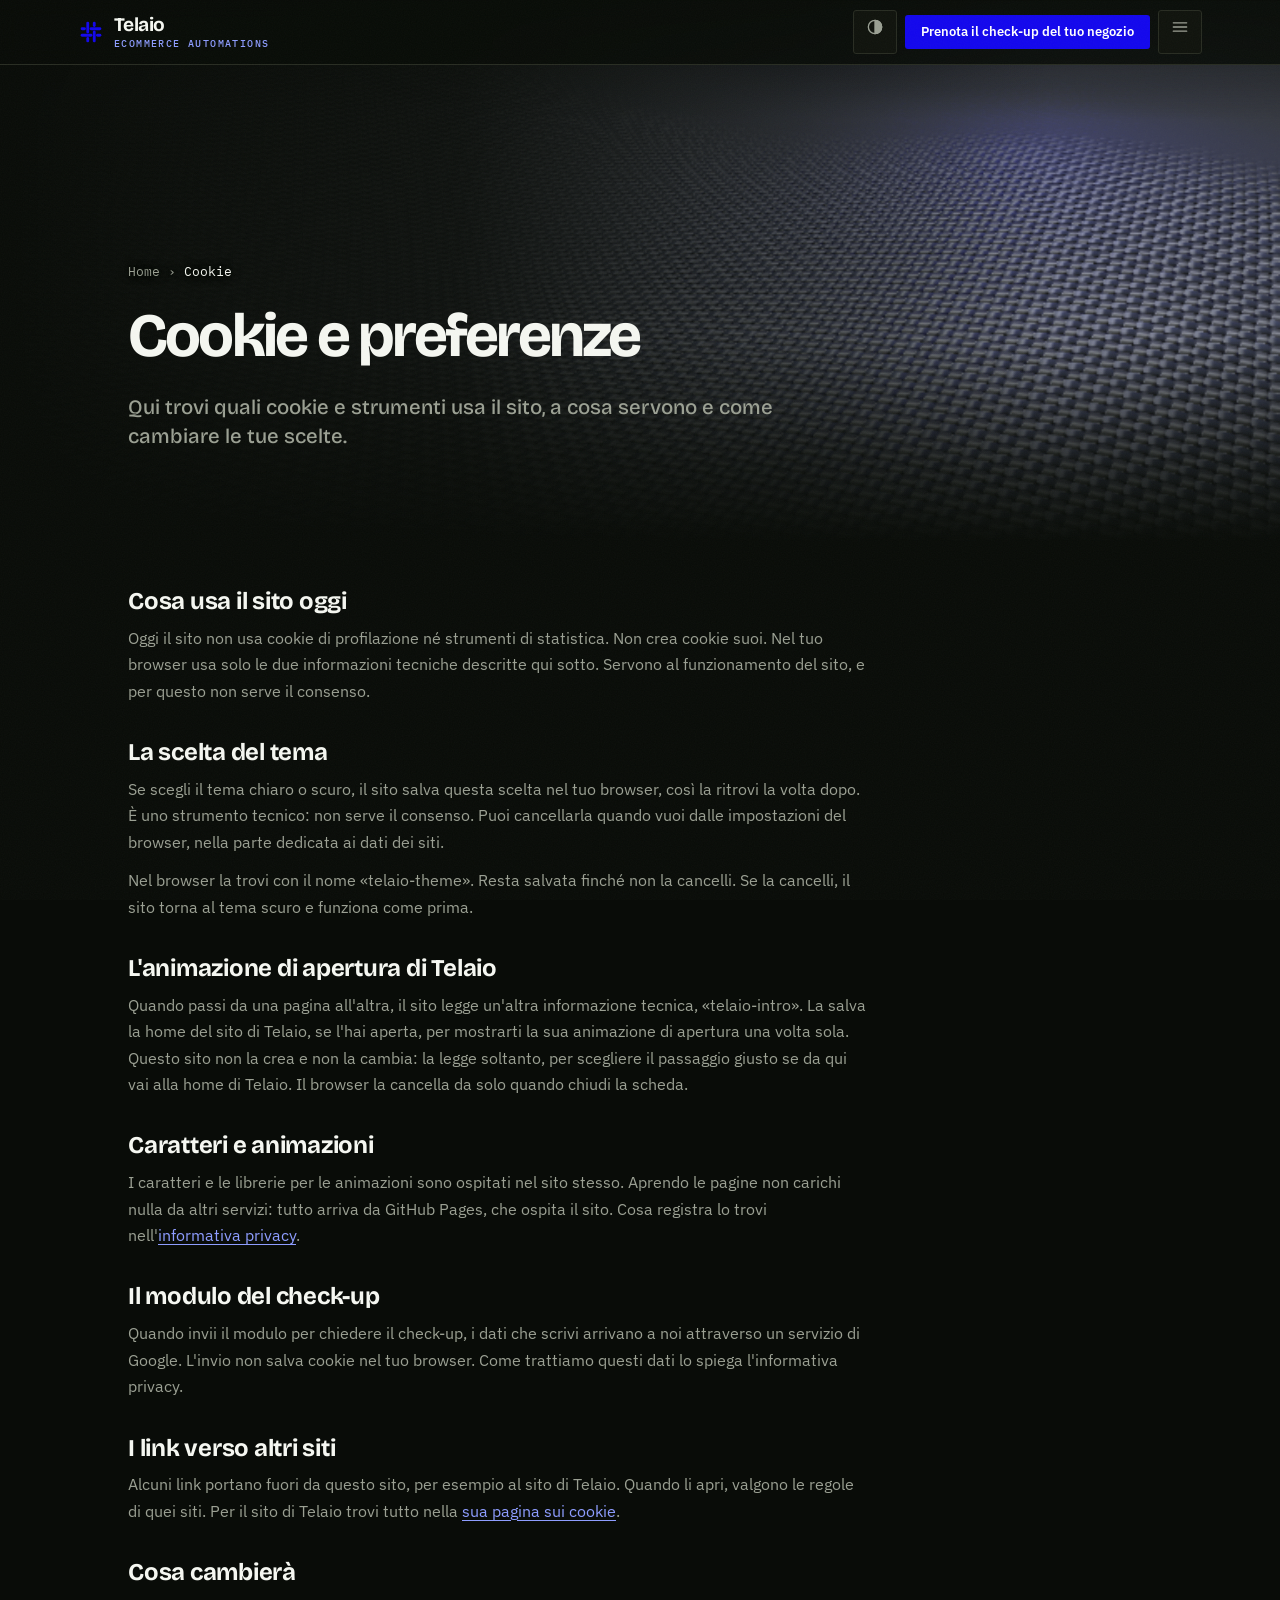
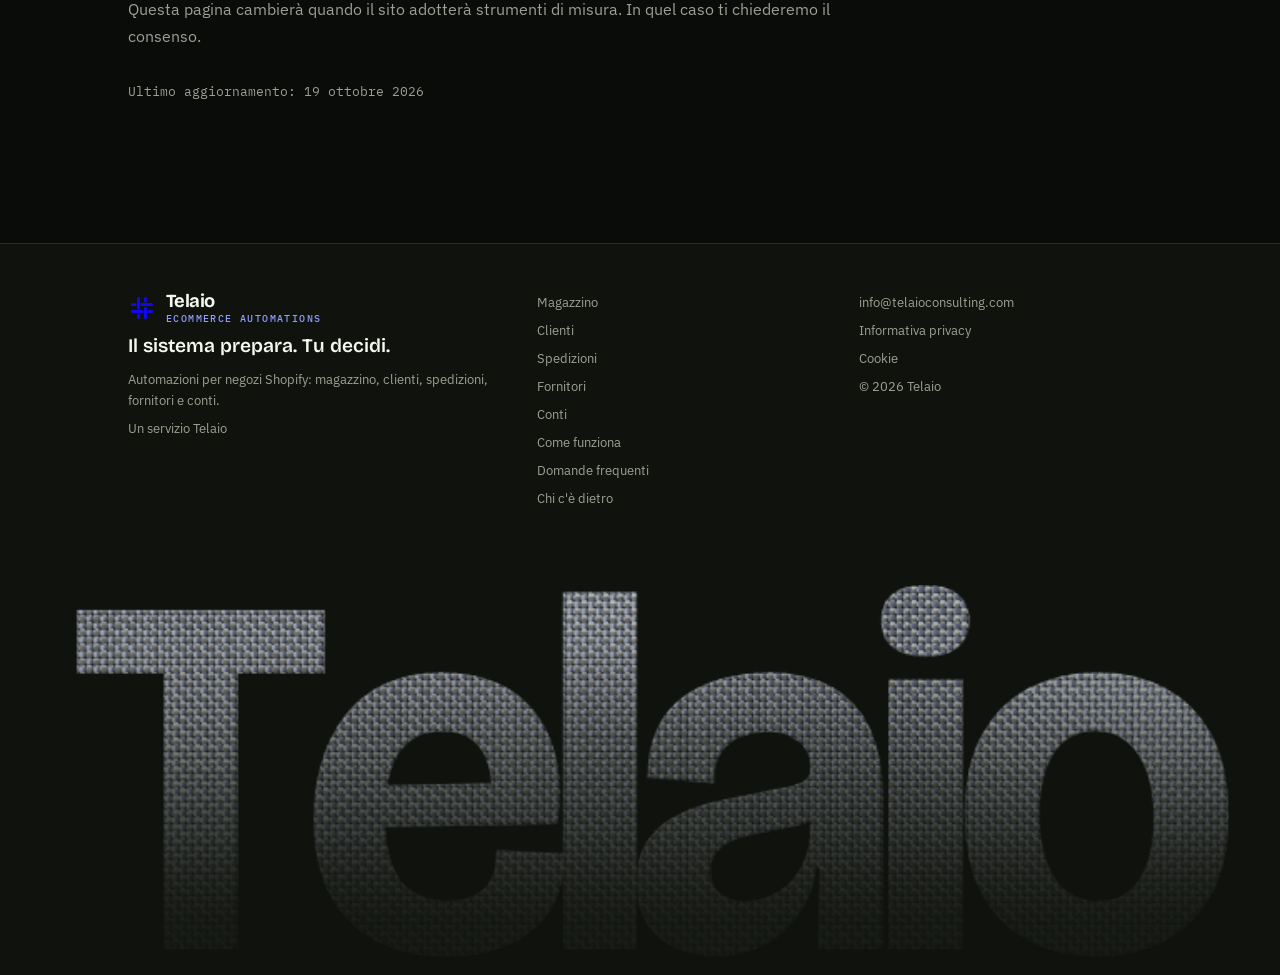
<file: cookie/index.html>
<!doctype html>
<html lang="it">
<head>
  <meta charset="utf-8">
  <meta name="viewport" content="width=device-width, initial-scale=1">
  <title>Cookie e preferenze | Telaio - Ecommerce Automations</title>
  <meta name="description" content="Quali cookie e strumenti usa il sito Telaio - Ecommerce Automations, a cosa servono e come cambiare le tue scelte in qualsiasi momento.">
  <meta name="theme-color" content="#090C08">
  <meta name="robots" content="index, follow">
  <link rel="canonical" href="https://telaioconsulting.com/ecommerce-automations/cookie/">

  <meta property="og:title" content="Cookie e preferenze | Telaio - Ecommerce Automations">
  <meta property="og:description" content="Quali cookie e strumenti usa il sito, a cosa servono e come cambiare le tue scelte.">
  <meta property="og:type" content="website">
  <meta property="og:url" content="https://telaioconsulting.com/ecommerce-automations/cookie/">
  <meta property="og:locale" content="it_IT">
  <meta property="og:site_name" content="Telaio - Ecommerce Automations">
  <meta property="og:image" content="https://telaioconsulting.com/ecommerce-automations/assets/og-telaio.png">
  <meta name="twitter:card" content="summary_large_image">
  <meta name="twitter:title" content="Cookie e preferenze | Telaio - Ecommerce Automations">
  <meta name="twitter:description" content="Quali cookie e strumenti usa il sito e come cambiare le tue scelte.">
  <meta name="twitter:image" content="https://telaioconsulting.com/ecommerce-automations/assets/og-telaio.png">

  <link rel="icon" type="image/png" href="../assets/telaio-logo-512.png">
  <link rel="preload" href="../assets/fonts/bricolage-grotesque-500-700-latin.woff2" as="font" type="font/woff2" crossorigin>
  <link rel="preload" href="../assets/fonts/ibm-plex-sans-400-600-latin.woff2" as="font" type="font/woff2" crossorigin>
  <!-- cambio pagina col filo (motion.css): la richiesta al browser sta in cima, prima di ogni script,
       altrimenti la pagina nuova può controllarla prima che arrivino i fogli di stile e annullare il passaggio -->
  <style>@media (prefers-reduced-motion: no-preference) { @view-transition { navigation: auto; types: p-filo; } }</style>
  <script>
    (function (r) {
      r.classList.add("js");
      // cambio pagina col filo (motion.css): «pagereveal» dice, prima del primo disegno, se la pagina arriva con la transizione
      addEventListener("pagereveal", function (e) { r.classList.add(e.viewTransition ? "p-filo-arrivo" : "p-rivelata"); });
      // tema chiaro salvato: subito, prima del primo disegno (niente passaggio dal buio al chiaro)
      try { if (localStorage.getItem("telaio-theme") === "light") { r.setAttribute("data-theme", "light"); document.querySelector('meta[name="theme-color"]').content = "#F4F5F8"; } } catch (e) {}
      if (!matchMedia("(prefers-reduced-motion: reduce)").matches) r.classList.add("motion");
      // Se gli script non partono, si torna alla pagina statica (tutto visibile).
      setTimeout(function () {
        if (!window.__telaio) r.classList.remove("js");
        if (!window.__motion) r.classList.remove("motion");
      }, 4000);
    })(document.documentElement);
  </script>
  <link rel="stylesheet" href="../style.css">
  <link rel="stylesheet" href="../motion.css">
  <link rel="stylesheet" href="../site.css">

  <script type="application/ld+json">
  {
    "@context": "https://schema.org",
    "@type": "BreadcrumbList",
    "itemListElement": [
      { "@type": "ListItem", "position": 1, "name": "Home", "item": "https://telaioconsulting.com/ecommerce-automations/" },
      { "@type": "ListItem", "position": 2, "name": "Cookie", "item": "https://telaioconsulting.com/ecommerce-automations/cookie/" }
    ]
  }
  </script>
</head>
<body data-page-type="cookie">
  <a class="skip" href="#top">Vai al contenuto</a>

  <svg width="0" height="0" style="position:absolute" aria-hidden="true" focusable="false">
    <symbol id="mk" viewBox="0 0 64 64">
      <g fill="none" stroke="currentColor" stroke-width="7" stroke-linecap="round">
        <path d="M24 10 V32 M24 48 V54"></path>
        <path d="M40 10 V16 M40 32 V54"></path>
        <path d="M10 24 H16 M32 24 H54"></path>
        <path d="M10 40 H32 M48 40 H54"></path>
      </g>
    </symbol>
  </svg>

  <div class="grain" aria-hidden="true"></div>
  <div class="p-progress" aria-hidden="true"></div>

  <header class="top">
    <div class="wrap top-in">
      <a class="brand" href="../" aria-label="Telaio Ecommerce Automations, home">
        <svg class="mk" viewBox="0 0 64 64" aria-hidden="true"><use href="#mk"></use></svg>
        <span class="brand-lockup"><span class="wm">Telaio</span><span class="brand-sub">Ecommerce Automations</span></span>
      </a>
      <nav class="nav" id="nav" aria-label="Navigazione principale">
        <a href="../magazzino/">Magazzino</a>
        <a href="../clienti/">Clienti</a>
        <a href="../spedizioni/">Spedizioni</a>
        <a href="../fornitori/">Fornitori</a>
        <a href="../conti/">Conti</a>
        <a href="../come-funziona/">Come funziona</a>
        <a href="../domande-frequenti/">Domande frequenti</a>
      </nav>
      <div class="top-actions">
        <button class="icon-btn" id="themeBtn" type="button" aria-label="Passa al tema chiaro">◐</button>
        <a class="btn btn-primary btn-sm" href="../check-up/" data-cta="checkup" data-placement="nav">Prenota il check-up del tuo negozio</a>
        <button class="icon-btn menu-btn" id="menuBtn" type="button" aria-label="Apri il menu" aria-expanded="false" aria-controls="nav">≡</button>
      </div>
    </div>
  </header>

  <main id="top">
    <section class="p-hero is-page is-compact">
      <canvas class="p-weave" id="weave" aria-hidden="true"></canvas>
      <div class="p-hero-veil" aria-hidden="true"></div>
      <div class="wrap p-hero-in">
        <nav class="crumbs" data-hero-item aria-label="Percorso"><a href="../">Home</a> <span aria-hidden="true">›</span> <span aria-current="page">Cookie</span></nav>
        <h1 class="p-h1">Cookie e preferenze</h1>
        <p class="p-hero-lede" data-hero-item>Qui trovi quali cookie e strumenti usa il sito, a cosa servono e come cambiare le tue scelte.</p>
      </div>
    </section>

    <section class="wrap p-legal">
      <div class="legal">
        <h2>Cosa usa il sito oggi</h2>
        <p>Oggi il sito non usa cookie di profilazione né strumenti di statistica. Non crea cookie suoi. Nel tuo browser usa solo le due informazioni tecniche descritte qui sotto. Servono al funzionamento del sito, e per questo non serve il consenso.</p>

        <h2>La scelta del tema</h2>
        <p>Se scegli il tema chiaro o scuro, il sito salva questa scelta nel tuo browser, così la ritrovi la volta dopo. È uno strumento tecnico: non serve il consenso. Puoi cancellarla quando vuoi dalle impostazioni del browser, nella parte dedicata ai dati dei siti.</p>
        <p>Nel browser la trovi con il nome «telaio-theme». Resta salvata finché non la cancelli. Se la cancelli, il sito torna al tema scuro e funziona come prima.</p>

        <h2>L'animazione di apertura di Telaio</h2>
        <p>Quando passi da una pagina all'altra, il sito legge un'altra informazione tecnica, «telaio-intro». La salva la home del sito di Telaio, se l'hai aperta, per mostrarti la sua animazione di apertura una volta sola. Questo sito non la crea e non la cambia: la legge soltanto, per scegliere il passaggio giusto se da qui vai alla home di Telaio. Il browser la cancella da solo quando chiudi la scheda.</p>

        <h2>Caratteri e animazioni</h2>
        <p>I caratteri e le librerie per le animazioni sono ospitati nel sito stesso. Aprendo le pagine non carichi nulla da altri servizi: tutto arriva da GitHub Pages, che ospita il sito. Cosa registra lo trovi nell'<a href="../privacy/">informativa privacy</a>.</p>

        <h2>Il modulo del check-up</h2>
        <p>Quando invii il modulo per chiedere il check-up, i dati che scrivi arrivano a noi attraverso un servizio di Google. L'invio non salva cookie nel tuo browser. Come trattiamo questi dati lo spiega l'informativa privacy.</p>

        <h2>I link verso altri siti</h2>
        <p>Alcuni link portano fuori da questo sito, per esempio al sito di Telaio. Quando li apri, valgono le regole di quei siti. Per il sito di Telaio trovi tutto nella <a href="https://telaioconsulting.com/cookie/">sua pagina sui cookie</a>.</p>

        <h2>Cosa cambierà</h2>
        <p>Questa pagina cambierà quando il sito adotterà strumenti di misura. In quel caso ti chiederemo il consenso.</p>

        <p class="updated">Ultimo aggiornamento: 19 ottobre 2026</p>
      </div>
    </section>

  </main>

  <div class="mobile-bar"><a class="btn btn-primary btn-block" href="../check-up/" data-cta="checkup" data-placement="mobile_bar">Prenota il check-up del tuo negozio</a></div>

  <footer class="p-footer">
    <div class="wrap foot-in foot-grid">
      <div class="foot-col">
        <div class="foot-brand">
          <svg class="mk" viewBox="0 0 64 64" aria-hidden="true"><use href="#mk"></use></svg>
          <span class="brand-lockup"><span class="wm">Telaio</span><span class="brand-sub">Ecommerce Automations</span></span>
        </div>
        <span class="foot-tag">Il sistema prepara. Tu decidi.</span>
        <span>Automazioni per negozi Shopify: magazzino, clienti, spedizioni, fornitori e conti.</span>
        <a class="foot-endorse" href="https://telaioconsulting.com/">Un servizio Telaio</a>
      </div>
      <nav class="foot-col" aria-label="Pagine">
        <a href="../magazzino/">Magazzino</a>
        <a href="../clienti/">Clienti</a>
        <a href="../spedizioni/">Spedizioni</a>
        <a href="../fornitori/">Fornitori</a>
        <a href="../conti/">Conti</a>
        <a href="../come-funziona/">Come funziona</a>
        <a href="../domande-frequenti/">Domande frequenti</a>
        <a href="../chi-siamo/">Chi c'è dietro</a>
      </nav>
      <div class="foot-col">
        <a href="mailto:info@telaioconsulting.com" data-email-link>info@telaioconsulting.com</a>
        <a href="../privacy/">Informativa privacy</a>
        <a href="../cookie/" aria-current="page">Cookie</a>
        <span>© 2026 Telaio</span>
      </div>
    </div>
    <div class="p-bigword" aria-hidden="true"><span>T</span><span>e</span><span>l</span><span>a</span><span>i</span><span>o</span></div>
  </footer>

  <!-- Librerie di animazione, ospitate nel sito (vedi assets/vendor/README.md) -->
  <script src="../assets/vendor/gsap.min.js"></script>
  <script src="../assets/vendor/ScrollTrigger.min.js"></script>
  <script src="../assets/vendor/SplitText.min.js"></script>
  <script src="../assets/vendor/lenis.min.js"></script>
  <script src="../script.js"></script>
  <script src="../motion.js"></script>
</body>
</html>
</file>
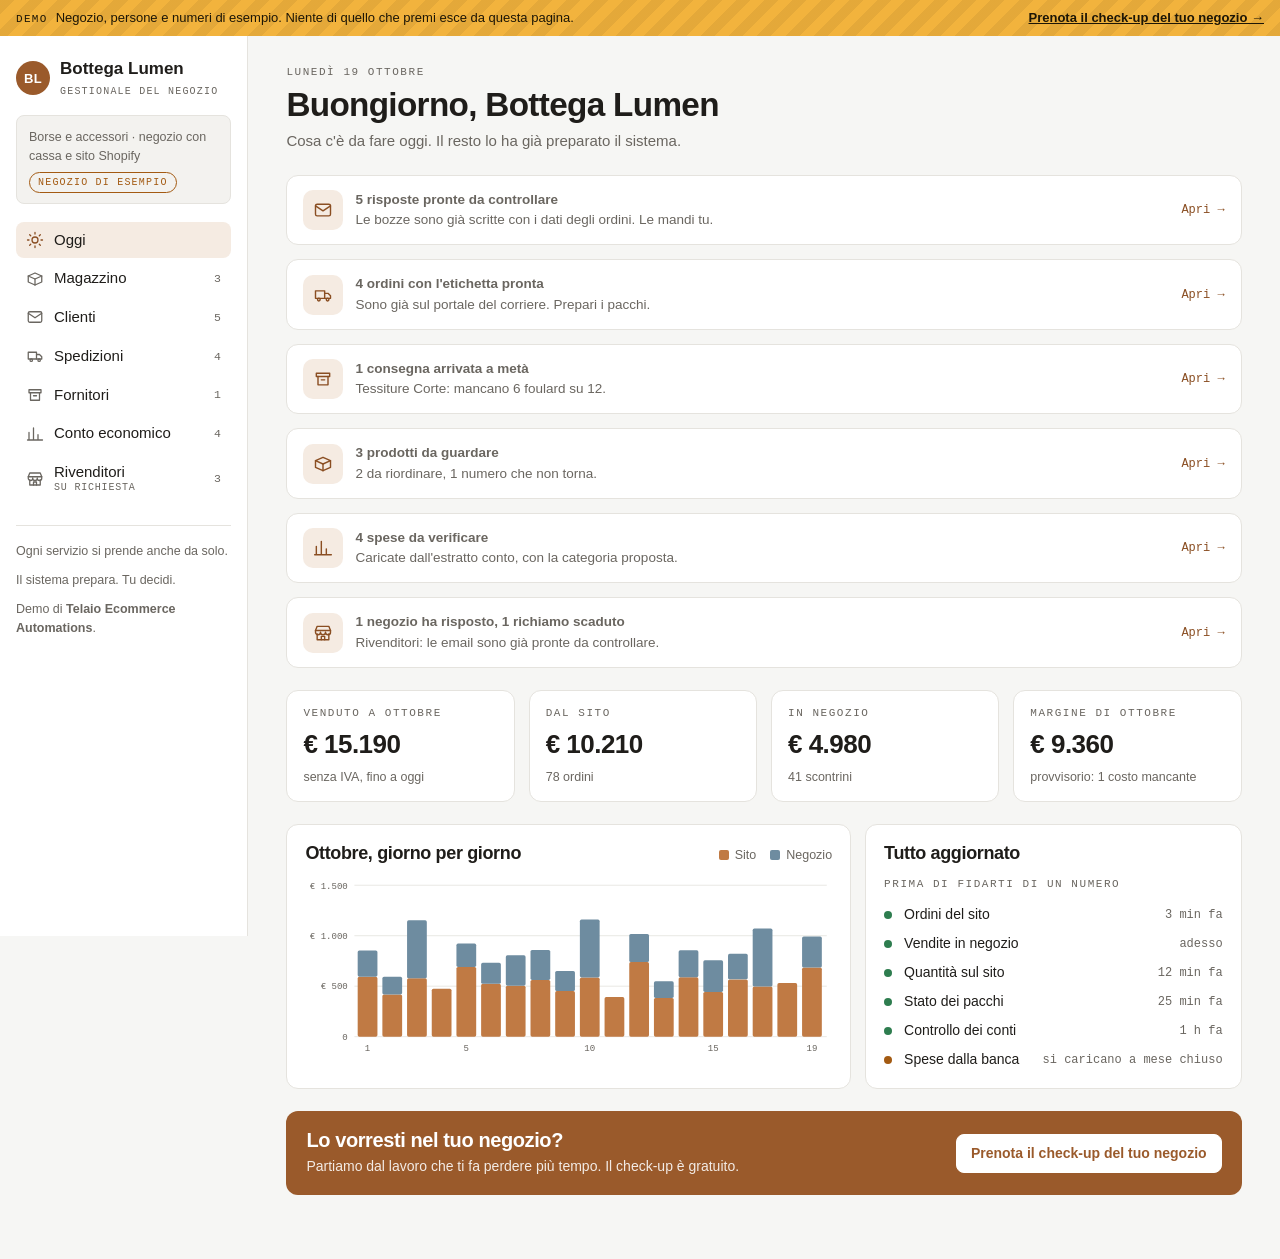
<file: demo/index.html>
<!doctype html>
<html lang="it">
<head>
  <meta charset="utf-8">
  <meta name="viewport" content="width=device-width, initial-scale=1, viewport-fit=cover">
  <title>Demo | Telaio - Ecommerce Automations</title>
  <meta name="description" content="Demo di Telaio Ecommerce Automations con un negozio e dati di esempio: magazzino, clienti, spedizioni, fornitori, conto economico e rivenditori.">
  <meta name="robots" content="noindex, nofollow">
  <meta name="theme-color" content="#F6F6F4">
  <link rel="icon" type="image/png" href="../assets/telaio-logo-512.png">
  <style>
/* Layout: the shop's own back-office app (deliberately not the Telaio look, so it reads as a demo).
   An amber demo band on top; the shop and its services in a side column (a scrolling row on phones);
   the working area on the right. One light look on purpose, in every theme: white surfaces on a soft
   grey ground, a leather-brown accent (the shop sells bags), slate blue as the second data colour. */
:root {
  --bg: #F6F6F4; --surface: #FFFFFF; --panel: #F3F2EF; --line: #E5E3DE; --line-strong: #CFCCC5;
  --muted: #6A6660; --ink: #1F1D1A; --brand: #9A5A2B; --brand-ink: #FFFFFF; --weft: #8A4E22; --brand-soft: #F5EBE2;
  --c1: #C07A44; --c2: #6E8CA0; --info: #3F6178; --info-soft: #E7EEF3; --band-bg: #F2B33D; --band-ink: #1D1606;
  --ok: #2E7D4F; --ok-soft: #E3F2E8; --warn: #A35A12; --warn-soft: #FBEEDD; --err: #B3362B; --err-soft: #F9E3E0;
  --shadow: 0 1px 2px rgba(31,29,26,.05), 0 12px 30px -16px rgba(31,29,26,.22);
  --f-display: -apple-system, BlinkMacSystemFont, "Segoe UI", Roboto, "Helvetica Neue", Arial, sans-serif;
  --f-body: -apple-system, BlinkMacSystemFont, "Segoe UI", Roboto, "Helvetica Neue", Arial, sans-serif;
  --f-mono: ui-monospace, "SF Mono", Menlo, Consolas, "Liberation Mono", monospace;
  --r-sm: 4px; --r-md: 8px; --r-lg: 12px;
  --toast-bg: #1F1D1A; --toast-ink: #FAF9F7;
  color-scheme: light;
}

* { box-sizing: border-box; }
html, body { margin: 0; }
[hidden] { display: none !important; }
img { max-width: 100%; }
body { background: var(--bg); color: var(--ink); font-family: var(--f-body); font-size: 15px; line-height: 1.5; }
h1, h2, h3 { font-family: var(--f-display); font-weight: 800; letter-spacing: -.02em; line-height: 1.15; margin: 0; text-wrap: balance; }
p { margin: 0; }
button { font: inherit; color: inherit; }
a { color: var(--weft); }
:focus-visible { outline: 2px solid var(--weft); outline-offset: 2px; border-radius: 4px; }
.mono { font-family: var(--f-mono); }
.num { font-variant-numeric: tabular-nums; }
.label { font-family: var(--f-mono); font-size: 11px; letter-spacing: .14em; text-transform: uppercase; color: var(--muted); }

/* demo band */
.band { background: var(--band-bg); color: var(--band-ink); background-image: repeating-linear-gradient(-45deg, rgba(0,0,0,.06) 0 10px, transparent 10px 20px); }
.band-in { display: flex; flex-wrap: wrap; align-items: center; justify-content: space-between; gap: 6px 18px;
  padding-block: 8px; padding-left: max(16px, env(safe-area-inset-left, 0px)); padding-right: max(16px, env(safe-area-inset-right, 0px)); font-size: 13px; }
.band b { font-family: var(--f-mono); font-weight: 500; letter-spacing: .12em; text-transform: uppercase; font-size: 11px; margin-right: 8px; }
.band a { color: var(--band-ink); font-weight: 700; }

/* shell */
.shell { display: grid; grid-template-columns: 248px minmax(0, 1fr); min-height: 100%;
  padding-left: max(0px, env(safe-area-inset-left, 0px)); }
.side { border-right: 1px solid var(--line); background: var(--surface); padding: 22px 16px; position: sticky; top: env(safe-area-inset-top, 0px); align-self: start; height: 100dvh; overflow: auto; }
.brand { display: flex; align-items: center; gap: 10px; }
.mono-mark { width: 34px; height: 34px; border-radius: 50%; background: var(--brand); color: var(--brand-ink); display: grid; place-items: center; font-family: var(--f-display); font-weight: 800; font-size: 13px; letter-spacing: .02em; flex: none; }
.brand-name { font-family: var(--f-display); font-weight: 700; font-size: 17px; line-height: 1; }
.brand-sub { display: block; font-family: var(--f-mono); font-size: 10px; letter-spacing: .12em; text-transform: uppercase; color: var(--muted); margin-top: 4px; }
.shop { margin: 16px 0 18px; padding: 10px 12px; border: 1px solid var(--line); border-radius: var(--r-md); background: var(--panel); }
.shop-name { font-family: var(--f-display); font-weight: 700; font-size: 16px; }
.shop-meta { font-size: 12.5px; color: var(--muted); margin-top: 2px; }
.chip-demo { display: inline-block; margin-top: 6px; font-family: var(--f-mono); font-size: 10px; letter-spacing: .12em; text-transform: uppercase; color: var(--warn); border: 1px solid currentColor; border-radius: 999px; padding: 2px 8px; }
.nav { display: grid; gap: 2px; }
.nav a { display: flex; align-items: center; gap: 10px; padding: 9px 10px; border-radius: var(--r-md); text-decoration: none; color: var(--ink); font-weight: 500; }
.nav a svg { width: 18px; height: 18px; flex: none; color: var(--muted); }
.nav a .count { margin-left: auto; font-family: var(--f-mono); font-size: 11.5px; color: var(--muted); }
.nav a:hover { background: var(--panel); }
.nav a[aria-current="page"] { background: var(--brand-soft); }
.nav a[aria-current="page"] svg, .nav a[aria-current="page"] .count { color: var(--weft); }
.side-foot { margin-top: 22px; padding-top: 16px; border-top: 1px solid var(--line); font-size: 12.5px; color: var(--muted); display: grid; gap: 10px; }

.main { min-width: 0; padding-block: 28px 64px; padding-left: max(16px, 3vw); padding-right: max(16px, env(safe-area-inset-right, 0px), 3vw); }
.view { max-width: 1120px; margin: 0 auto; display: grid; gap: 22px; }
.head { display: grid; gap: 6px; }
.head h1 { font-size: clamp(1.6rem, 2.6vw, 2.1rem); }
.head p { color: var(--muted); max-width: 70ch; }
.why { display: inline-flex; gap: 8px; align-items: baseline; font-size: 13.5px; color: var(--ink); background: var(--panel); border: 1px solid var(--line); border-radius: var(--r-md); padding: 8px 12px; max-width: 80ch; }
.why .label { color: var(--weft); flex: none; }

.grid { display: grid; gap: 14px; }
.g2 { grid-template-columns: repeat(2, minmax(0, 1fr)); }
.g3 { grid-template-columns: repeat(3, minmax(0, 1fr)); }
.g4 { grid-template-columns: repeat(4, minmax(0, 1fr)); }
.split { grid-template-columns: minmax(0, 1.5fr) minmax(0, 1fr); }
.card { background: var(--surface); border: 1px solid var(--line); border-radius: var(--r-lg); padding: 18px; min-width: 0; }
.card h2 { font-size: 18px; }
.card-head { display: flex; align-items: baseline; justify-content: space-between; gap: 12px; margin-bottom: 12px; flex-wrap: wrap; }
.tile { background: var(--surface); border: 1px solid var(--line); border-radius: var(--r-lg); padding: 14px 16px; display: grid; gap: 4px; min-width: 0; }
.tile .v { font-family: var(--f-display); font-weight: 700; font-size: 26px; letter-spacing: -.02em; font-variant-numeric: tabular-nums; }
.tile .s { font-size: 12.5px; color: var(--muted); }

.todo { display: grid; grid-template-columns: 40px minmax(0,1fr) auto; gap: 12px; align-items: center; width: 100%; text-align: left;
  background: var(--surface); border: 1px solid var(--line); border-radius: var(--r-lg); padding: 14px 16px; cursor: pointer; }
.todo:hover { border-color: var(--line-strong); }
.todo .ic { width: 40px; height: 40px; border-radius: 10px; background: var(--brand-soft); display: grid; place-items: center; color: var(--weft); }
.todo .ic svg { width: 20px; height: 20px; }
.todo b { display: block; font-weight: 600; }
.todo span { font-size: 13.5px; color: var(--muted); }
.todo .go { font-family: var(--f-mono); font-size: 12px; color: var(--weft); white-space: nowrap; }

.pill { display: inline-flex; align-items: center; gap: 6px; font-size: 12px; font-weight: 600; border-radius: 999px; padding: 2px 9px; white-space: nowrap; border: 1px solid transparent; }
.pill::before { content: ""; width: 6px; height: 6px; border-radius: 50%; background: currentColor; }
.p-ok { color: var(--ok); background: var(--ok-soft); }
.p-warn { color: var(--warn); background: var(--warn-soft); }
.p-err { color: var(--err); background: var(--err-soft); }
.p-info { color: var(--info); background: var(--info-soft); }
.p-mute { color: var(--muted); background: var(--panel); }
.tier { display: inline-grid; place-items: center; min-width: 28px; height: 24px; border-radius: 6px; font-weight: 700; font-size: 13px; }
.t-A { color: var(--ok); background: var(--ok-soft); }
.t-B { color: var(--info); background: var(--info-soft); }
.t-C { color: var(--muted); background: var(--panel); }
.tag { display: inline-block; font-size: 12px; color: var(--muted); border: 1px solid var(--line-strong); border-radius: 999px; padding: 1px 8px; white-space: nowrap; }

.btn { display: inline-flex; align-items: center; justify-content: center; gap: 8px; min-height: 38px; padding: 8px 14px; border-radius: var(--r-md);
  border: 1px solid var(--line-strong); background: var(--panel); color: var(--ink); font-weight: 600; font-size: 14px; cursor: pointer; text-decoration: none; }
.btn:hover { border-color: var(--muted); }
.btn-primary { background: var(--brand); border-color: var(--brand); color: var(--brand-ink); }
.btn-primary:hover { border-color: var(--weft); }
.btn-ghost { background: transparent; }
.btn-sm { min-height: 32px; padding: 5px 10px; font-size: 13px; }
.row-btns { display: flex; flex-wrap: wrap; gap: 8px; }

.chips { display: flex; flex-wrap: wrap; gap: 6px; }
.chip { border: 1px solid var(--line-strong); background: transparent; border-radius: 999px; padding: 5px 12px; font-size: 13px; cursor: pointer; color: var(--ink); }
.chip[aria-pressed="true"] { background: var(--brand-soft); border-color: var(--weft); color: var(--ink); }
.chip .n { font-family: var(--f-mono); font-size: 11.5px; color: var(--muted); margin-left: 4px; }

.alert { display: grid; grid-template-columns: auto minmax(0, 1fr) auto; gap: 12px; align-items: center; border-radius: var(--r-lg); padding: 12px 14px; border: 1px solid; }
.alert.warn { background: var(--warn-soft); border-color: var(--warn); }
.alert.err { background: var(--err-soft); border-color: var(--err); }
.alert.ok { background: var(--ok-soft); border-color: var(--ok); }
.alert .dot { width: 10px; height: 10px; border-radius: 50%; }
.alert.warn .dot { background: var(--warn); } .alert.err .dot { background: var(--err); } .alert.ok .dot { background: var(--ok); }

.tbl-wrap { overflow-x: auto; border: 1px solid var(--line); border-radius: var(--r-lg); background: var(--surface); }
table { width: 100%; border-collapse: collapse; font-size: 14px; }
th { text-align: left; font-family: var(--f-mono); font-weight: 500; font-size: 11px; letter-spacing: .1em; text-transform: uppercase; color: var(--muted); padding: 10px 14px; border-bottom: 1px solid var(--line); white-space: nowrap; }
td { padding: 11px 14px; border-bottom: 1px solid var(--line); vertical-align: middle; }
tr:last-child td { border-bottom: 0; }
td.r, th.r { text-align: right; font-variant-numeric: tabular-nums; }
tbody tr.click { cursor: pointer; }
tbody tr.click:hover td { background: var(--panel); }
.prod b { font-weight: 600; } .prod span { color: var(--muted); }
.neg { color: var(--err); font-weight: 600; }

/* chart */
.chart svg { width: 100%; height: auto; display: block; }
.legend { display: flex; gap: 14px; font-size: 12.5px; color: var(--muted); flex-wrap: wrap; }
.legend i { display: inline-block; width: 10px; height: 10px; border-radius: 2px; margin-right: 6px; vertical-align: -1px; }

.fresh { display: grid; gap: 8px; }
.fresh div { display: grid; grid-template-columns: 10px minmax(0,1fr) auto; gap: 10px; align-items: center; font-size: 14px; }
.fresh i { width: 8px; height: 8px; border-radius: 50%; background: var(--ok); }
.fresh i.w { background: var(--warn); }
.fresh small { font-family: var(--f-mono); font-size: 12px; color: var(--muted); }

/* clienti */
.inbox { display: grid; grid-template-columns: minmax(280px, 380px) minmax(0, 1fr); gap: 16px; align-items: start; }
.queue { display: grid; gap: 8px; }
.msg { display: grid; gap: 6px; width: 100%; text-align: left; background: var(--surface); border: 1px solid var(--line); border-radius: var(--r-lg); padding: 12px 14px; cursor: pointer; }
.msg:hover { border-color: var(--line-strong); }
.msg[aria-current="true"] { border-color: var(--weft); box-shadow: inset 3px 0 0 var(--weft); }
.msg .top { display: flex; justify-content: space-between; gap: 10px; }
.msg .top b { font-weight: 600; }
.msg .top small { font-family: var(--f-mono); font-size: 12px; color: var(--muted); }
.msg .prev { font-size: 13.5px; color: var(--muted); display: -webkit-box; -webkit-line-clamp: 2; -webkit-box-orient: vertical; overflow: hidden; }
.msg .badges { display: flex; flex-wrap: wrap; gap: 6px; }
.noise { font-size: 13.5px; color: var(--muted); border: 1px dashed var(--line-strong); border-radius: var(--r-lg); padding: 10px 14px; }
.noise button { background: none; border: 0; color: var(--weft); cursor: pointer; padding: 0; font-weight: 600; }
.convo { display: grid; gap: 14px; }
.facts { display: grid; grid-template-columns: repeat(4, minmax(0,1fr)); gap: 10px; }
.fact { background: var(--panel); border-radius: var(--r-md); padding: 10px 12px; min-width: 0; }
.fact .label { font-size: 10px; }
.fact b { display: block; font-weight: 600; font-size: 14px; margin-top: 2px; }
.fact span { font-size: 12.5px; color: var(--muted); }
.brief { font-size: 14px; border-left: 2px solid var(--weft); padding-left: 12px; }
.bubble { background: var(--panel); border-radius: var(--r-md); padding: 12px 14px; font-size: 14px; white-space: pre-line; }
.bubble small { display: block; font-family: var(--f-mono); font-size: 11.5px; color: var(--muted); margin-bottom: 6px; white-space: normal; }
.draft { border: 1px solid var(--weft); border-radius: var(--r-lg); background: var(--surface); }
.draft-head { display: flex; justify-content: space-between; align-items: center; gap: 10px; padding: 10px 14px; border-bottom: 1px solid var(--line); flex-wrap: wrap; }
.draft-body { padding: 14px; font-size: 14.5px; white-space: pre-line; }
.verify { background: var(--warn-soft); color: var(--warn); border-radius: 3px; padding: 0 4px; font-weight: 600; }
.checks { display: grid; gap: 4px; padding: 10px 14px; border-top: 1px solid var(--line); font-size: 13px; }
.checks div::before { content: "✓"; color: var(--ok); font-weight: 700; margin-right: 8px; }
.checks div.w::before { content: "!"; color: var(--warn); }
.draft-foot { display: flex; flex-wrap: wrap; gap: 8px; justify-content: space-between; align-items: center; padding: 12px 14px; border-top: 1px solid var(--line); }
.confirm { display: grid; gap: 10px; padding: 12px 14px; border-top: 1px solid var(--line); background: var(--brand-soft); border-radius: 0 0 var(--r-lg) var(--r-lg); }
.back { display: none; }

/* spedizioni */
.flow { display: grid; grid-template-columns: repeat(5, minmax(0,1fr)); gap: 8px; }
.step { background: var(--surface); border: 1px solid var(--line); border-radius: var(--r-md); padding: 10px 12px; min-width: 0; }
.step .n { font-family: var(--f-display); font-weight: 700; font-size: 22px; font-variant-numeric: tabular-nums; }
.step .t { font-size: 12.5px; color: var(--muted); }
.step.on { border-color: var(--ok); }

/* fornitori */
.sup { display: grid; gap: 10px; text-align: left; width: 100%; cursor: pointer; }
.sup:hover { border-color: var(--line-strong); }
.sup .pill { justify-self: start; }
.bar { height: 6px; background: var(--panel); border-radius: 3px; overflow: hidden; }
.bar i { display: block; height: 100%; background: var(--ok); }
.photo { display: grid; grid-template-columns: 160px minmax(0,1fr); gap: 16px; align-items: start; }
.sheet { aspect-ratio: 3 / 4; max-width: 100%; border-radius: var(--r-md); background: var(--panel); border: 1px solid var(--line-strong); padding: 12px; display: grid; align-content: start; gap: 8px; transform: rotate(-1.5deg); }
.sheet i { display: block; height: 2px; background: var(--muted); opacity: .45; border-radius: 2px; }

/* conto economico */
.cascade { display: grid; gap: 10px; }
.cas { display: grid; grid-template-columns: 170px minmax(0,1fr) 110px; gap: 12px; align-items: center; font-size: 14px; }
.cas .bar { height: 14px; border-radius: 4px; }
.cas .bar i { background: var(--weft); }
.cas.m .bar i { background: var(--ok); }
.cas .r { text-align: right; font-variant-numeric: tabular-nums; font-weight: 600; }
td.cell { cursor: pointer; }
td.cell:hover { background: var(--panel); text-decoration: underline; text-decoration-color: var(--weft); }
tr.tot td { font-weight: 700; background: var(--panel); }
tr.sec td { font-family: var(--f-mono); font-size: 11px; letter-spacing: .1em; text-transform: uppercase; color: var(--muted); padding-top: 14px; }
th .lock { font-size: 10px; }

/* rivenditori: pipeline columns scroll sideways inside their own box */
.kan-wrap { overflow-x: auto; padding-bottom: 6px; }
.kan { display: grid; grid-auto-flow: column; grid-auto-columns: minmax(190px, 1fr); gap: 10px; min-width: min-content; }
.kcol { background: var(--panel); border: 1px solid var(--line); border-radius: var(--r-lg); padding: 10px; display: grid; align-content: start; gap: 8px; min-width: 0; }
.khead { display: flex; justify-content: space-between; gap: 8px; font-size: 13px; font-weight: 600; }
.khead .n { font-family: var(--f-mono); font-size: 12px; color: var(--muted); font-weight: 400; }
.kcard { display: grid; gap: 6px; text-align: left; width: 100%; background: var(--surface); border: 1px solid var(--line); border-radius: var(--r-md); padding: 10px; cursor: pointer; }
.kcard:hover { border-color: var(--line-strong); }
.kcard b { font-weight: 600; font-size: 14px; }
.kcard > span:not(.pill) { font-size: 12.5px; color: var(--muted); }
.kcard .pill { justify-self: start; white-space: normal; align-items: flex-start; }
.kcard .pill::before { margin-top: 6px; flex: none; }
.drawer > .pill { justify-self: start; }
.nav { grid-template-columns: minmax(0, 1fr); }
.nav a { min-width: 0; }
.nav a .lbl { min-width: 0; display: grid; line-height: 1.25; }
.nav a .sr { font-family: var(--f-mono); font-size: 10px; letter-spacing: .08em; text-transform: uppercase; color: var(--muted); font-weight: 400; }
.nav a[aria-current="page"] .sr { color: var(--weft); }

/* drawer and toast */
.scrim { position: fixed; inset: 0; background: rgba(9,12,8,.55); z-index: 40; }
.drawer { position: fixed; top: 0; right: 0; bottom: 0; width: min(460px, 100%); background: var(--surface); border-left: 1px solid var(--line-strong); z-index: 41; overflow: auto; box-shadow: var(--shadow);
  padding-top: calc(env(safe-area-inset-top, 0px) + 20px); padding-bottom: calc(env(safe-area-inset-bottom, 0px) + 24px); padding-left: 20px; padding-right: max(20px, env(safe-area-inset-right, 0px)); display: grid; align-content: start; gap: 14px; }
.drawer .x { justify-self: end; }
.list { display: grid; }
.list div { display: grid; grid-template-columns: minmax(0,1fr) auto; gap: 10px; padding: 9px 0; border-bottom: 1px solid var(--line); font-size: 14px; }
.list div:last-child { border-bottom: 0; }
.list small { display: block; color: var(--muted); font-size: 12.5px; }
.list .r { text-align: right; font-variant-numeric: tabular-nums; font-weight: 600; }
.toast { position: fixed; left: 50%; transform: translateX(-50%); bottom: calc(env(safe-area-inset-bottom, 0px) + 20px); z-index: 60; width: min(560px, calc(100% - 32px));
  background: var(--toast-bg); color: var(--toast-ink); border-radius: var(--r-lg); padding: 12px 16px; font-size: 14px; box-shadow: var(--shadow); }
.toast b { color: var(--band-bg); display: block; font-family: var(--f-mono); font-weight: 500; font-size: 11px; letter-spacing: .12em; text-transform: uppercase; margin-bottom: 2px; }

.cta { display: grid; grid-template-columns: minmax(0,1fr) auto; gap: 16px; align-items: center; background: var(--brand); color: var(--brand-ink); border-radius: var(--r-lg); padding: 18px 20px; }
.cta h2 { font-size: 20px; }
.cta p { opacity: .88; font-size: 14px; margin-top: 4px; }
.cta .btn { background: var(--surface); color: var(--brand); border-color: var(--surface); }

@media (max-width: 1080px) {
  .g4 { grid-template-columns: repeat(2, minmax(0,1fr)); }
  .facts { grid-template-columns: repeat(2, minmax(0,1fr)); }
  .flow { grid-template-columns: repeat(3, minmax(0,1fr)); }
}
@media (max-width: 900px) {
  .shell { grid-template-columns: minmax(0,1fr); padding-left: 0; }
  .side { position: sticky; top: env(safe-area-inset-top, 0px); height: auto; z-index: 20; border-right: 0; border-bottom: 1px solid var(--line); padding-block: 10px; padding-left: max(16px, env(safe-area-inset-left, 0px)); padding-right: max(16px, env(safe-area-inset-right, 0px)); overflow: visible; }
  .side-top { display: flex; align-items: center; justify-content: space-between; gap: 10px; }
  .shop { margin: 0; padding: 6px 10px; text-align: right; }
  .shop-meta, .side-foot { display: none; }
  .chip-demo { margin-top: 2px; }
  .nav { display: flex; overflow-x: auto; gap: 4px; margin-top: 10px; scrollbar-width: none; }
  .nav::-webkit-scrollbar { display: none; }
  .nav a { flex: none; padding: 7px 10px; font-size: 14px; }
  .nav a .count { margin-left: 4px; }
  .main { padding-left: max(16px, env(safe-area-inset-left, 0px)); padding-right: max(16px, env(safe-area-inset-right, 0px)); padding-block: 20px 48px; }
  .g3, .split { grid-template-columns: minmax(0,1fr); }
  .inbox { grid-template-columns: minmax(0,1fr); }
  .inbox.open .queue-col { display: none; }
  .inbox:not(.open) .convo-col { display: none; }
  .back { display: inline-flex; }
  .cas { grid-template-columns: 120px minmax(0,1fr) 90px; }
  .photo { grid-template-columns: minmax(0,1fr); }
  .sheet { max-width: 180px; }
}
@media (max-width: 560px) {
  .g2, .g4, .facts { grid-template-columns: minmax(0,1fr); }
  .flow { grid-template-columns: repeat(2, minmax(0,1fr)); }
  .cta { grid-template-columns: minmax(0,1fr); }
  .tile .v { font-size: 22px; }
  .brand-sub { display: none; }
}
@media (prefers-reduced-motion: no-preference) {
  .toast { animation: rise .25s ease-out; }
  .drawer { animation: slide .22s ease-out; }
  @keyframes rise { from { opacity: 0; transform: translate(-50%, 8px); } }
  @keyframes slide { from { transform: translateX(24px); opacity: .6; } }
}
</style>
</head>
<body>

<div class="band"><div class="band-in"><span><b>Demo</b>Negozio, persone e numeri di esempio. Niente di quello che premi esce da questa pagina.</span><a href="../check-up/#prenota">Prenota il check-up del tuo negozio →</a></div></div>

<div class="shell">
  <aside class="side" aria-label="Negozio e servizi">
    <div class="side-top">
      <div class="brand">
        <span class="mono-mark" aria-hidden="true">BL</span>
        <div><span class="brand-name">Bottega Lumen</span><span class="brand-sub">Gestionale del negozio</span></div>
      </div>
      <div class="shop">
        <div class="shop-meta">Borse e accessori · negozio con cassa e sito Shopify</div>
        <span class="chip-demo">Negozio di esempio</span>
      </div>
    </div>
    <nav class="nav" id="nav" aria-label="Servizi"></nav>
    <div class="side-foot">
      <span>Ogni servizio si prende anche da solo.</span>
      <span>Il sistema prepara. Tu decidi.</span>
      <span>Demo di <b>Telaio Ecommerce Automations</b>.</span>
    </div>
  </aside>
  <main class="main" id="main"><div class="view" id="view"></div></main>
</div>
<div id="layer"></div>
<div id="toast" aria-live="polite"></div>

<script>
(function () {
  "use strict";

  /* ---------- formatting ---------- */
  var nf = new Intl.NumberFormat("it-IT");
  var nf2 = new Intl.NumberFormat("it-IT", { minimumFractionDigits: 2, maximumFractionDigits: 2 });
  function eur(v) { return (v < 0 ? "−€ " : "€ ") + nf.format(Math.abs(Math.round(v))); }
  function eur2(v) { return "€ " + nf2.format(v); }
  function esc(s) { return String(s).replace(/[&<>"]/g, function (c) { return { "&": "&amp;", "<": "&lt;", ">": "&gt;", '"': "&quot;" }[c]; }); }

  /* ---------- icons ---------- */
  var I = {
    oggi: '<svg viewBox="0 0 24 24" fill="none" stroke="currentColor" stroke-width="1.7" stroke-linecap="round" stroke-linejoin="round" aria-hidden="true"><circle cx="12" cy="12" r="4"/><path d="M12 2v2M12 20v2M4.9 4.9l1.4 1.4M17.7 17.7l1.4 1.4M2 12h2M20 12h2M4.9 19.1l1.4-1.4M17.7 6.3l1.4-1.4"/></svg>',
    magazzino: '<svg viewBox="0 0 24 24" fill="none" stroke="currentColor" stroke-width="1.7" stroke-linecap="round" stroke-linejoin="round" aria-hidden="true"><path d="M3 8l9-4 9 4-9 4-9-4z"/><path d="M3 8v8l9 4 9-4V8"/><path d="M12 12v8"/></svg>',
    clienti: '<svg viewBox="0 0 24 24" fill="none" stroke="currentColor" stroke-width="1.7" stroke-linecap="round" stroke-linejoin="round" aria-hidden="true"><rect x="3" y="5" width="18" height="14" rx="2"/><path d="M3 7l9 6 9-6"/></svg>',
    spedizioni: '<svg viewBox="0 0 24 24" fill="none" stroke="currentColor" stroke-width="1.7" stroke-linecap="round" stroke-linejoin="round" aria-hidden="true"><path d="M3 7h11v9H3z"/><path d="M14 10h4l3 3v3h-7"/><circle cx="7" cy="17.5" r="1.6"/><circle cx="17.5" cy="17.5" r="1.6"/></svg>',
    fornitori: '<svg viewBox="0 0 24 24" fill="none" stroke="currentColor" stroke-width="1.7" stroke-linecap="round" stroke-linejoin="round" aria-hidden="true"><path d="M4 5h16v4H4z"/><path d="M6 9v10h12V9"/><path d="M10 13h4"/></svg>',
    conto: '<svg viewBox="0 0 24 24" fill="none" stroke="currentColor" stroke-width="1.7" stroke-linecap="round" stroke-linejoin="round" aria-hidden="true"><path d="M4 20V10M10 20V4M16 20v-7M22 20H2"/></svg>',
    b2b: '<svg viewBox="0 0 24 24" fill="none" stroke="currentColor" stroke-width="1.7" stroke-linecap="round" stroke-linejoin="round" aria-hidden="true"><path d="M3 9l2-5h14l2 5"/><path d="M3 9h18v2a3 3 0 0 1-6 0 3 3 0 0 1-6 0 3 3 0 0 1-6 0z"/><path d="M5 13v7h14v-7"/><path d="M10 20v-4h4v4"/></svg>'
  };

  /* ---------- the shop (all invented) ---------- */
  var OGGI = "lunedì 19 ottobre";
  var P = [
    { id: "vela-cuo", n: "Borsa Vela", v: "Cuoio", mag: 3, sito: 3, v30: 11, costo: 38, prezzo: 145, arrivo: 8, sup: "Pelletteria Ardesia" },
    { id: "vela-ner", n: "Borsa Vela", v: "Nero", mag: 9, sito: 9, v30: 7, costo: 38, prezzo: 145, arrivo: 0, sup: "Pelletteria Ardesia" },
    { id: "velamaxi-sal", n: "Borsa Vela Maxi", v: "Salvia", mag: 2, sito: 2, v30: 6, costo: 46, prezzo: 175, arrivo: 0, sup: "Pelletteria Ardesia" },
    { id: "gemma-rug", n: "Tracolla Gemma", v: "Ruggine", mag: 0, sito: 0, v30: 4, costo: 29, prezzo: 110, arrivo: 6, sup: "Pelletteria Ardesia" },
    { id: "gemma-pan", n: "Tracolla Gemma", v: "Panna", mag: 5, sito: 5, v30: 3, costo: 29, prezzo: 110, arrivo: 0, sup: "Pelletteria Ardesia" },
    { id: "giard-sal", n: "Foulard Giardino", v: "Salvia", mag: 12, sito: 12, v30: 9, costo: 9, prezzo: 45, arrivo: 0, sup: "Tessiture Corte" },
    { id: "giard-rug", n: "Foulard Giardino", v: "Ruggine", mag: 0, sito: 0, v30: 5, costo: 9, prezzo: 45, arrivo: 6, sup: "Tessiture Corte" },
    { id: "riva-ner", n: "Cintura Riva", v: "Nero", mag: -1, sito: 0, v30: 4, costo: 14, prezzo: 59, arrivo: 0, sup: "Pelletteria Ardesia" },
    { id: "riva-cuo", n: "Cintura Riva", v: "Cuoio", mag: 7, sito: 7, v30: 2, costo: 14, prezzo: 59, arrivo: 0, sup: "Pelletteria Ardesia" },
    { id: "arco-ner", n: "Portafoglio Arco", v: "Nero", mag: 6, sito: 0, v30: 0, costo: 17, prezzo: 69, arrivo: 0, sup: "Pelletteria Ardesia" },
    { id: "luna-pan", n: "Pochette Luna", v: "Panna", mag: 4, sito: 4, v30: 3, costo: null, prezzo: 89, arrivo: 0, sup: "Tessiture Corte" },
    { id: "brera-ner", n: "Zaino Brera", v: "Nero", mag: 3, sito: 3, v30: 1, costo: 52, prezzo: 189, arrivo: 0, sup: "Pelletteria Ardesia" }
  ];
  function stato(p) {
    if (p.mag < 0) return { k: "err", t: "Numero da controllare", f: "check" };
    if (p.mag > 0 && p.sito === 0) return { k: "info", t: "Da mettere online", f: "online" };
    if (p.mag === 0) return { k: "warn", t: p.arrivo ? "Esaurito · in arrivo " + p.arrivo : "Esaurito", f: "esauriti" };
    if (p.v30 && p.mag / (p.v30 / 30) < 15) return { k: "warn", t: "Da riordinare", f: "riordino" };
    return { k: "ok", t: "In vendita", f: "" };
  }
  function giorni(p) { return p.v30 ? Math.max(0, Math.round(p.mag / (p.v30 / 30))) : null; }
  function movimenti(p) {
    var m = [];
    if (p.id === "riva-ner") return [
      { q: "oggi 10:42", t: "Vendita in negozio", d: -1, s: "scontrino della cassa" },
      { q: "12 ott", t: "Vendita dal sito", d: -1, s: "ordine #1031" },
      { q: "3 ott", t: "Vendita in negozio", d: -1, s: "scontrino della cassa" },
      { q: "1 ott", t: "Conta fisica", d: null, s: "contati 2 pezzi", set: 2 },
      { q: "", t: "Manca un carico", d: null, s: "il sistema trova 3 vendite e 2 pezzi contati: probabilmente un arrivo non registrato" }
    ];
    var base = Math.max(p.mag, 0) + Math.min(p.v30, 3);
    if (p.v30 > 0) m.push({ q: "oggi 09:15", t: "Vendita dal sito", d: -1, s: "ordine #1056" });
    if (p.v30 > 1) m.push({ q: "ieri 17:30", t: "Vendita in negozio", d: -1, s: "scontrino della cassa" });
    if (p.v30 > 2) m.push({ q: "16 ott", t: "Vendita dal sito", d: -1, s: "ordine #1044" });
    if (p.id === "giard-sal") m.push({ q: "14 ott", t: "Arrivo dal fornitore", d: 6, s: "Tessiture Corte, ordine del 2 ott" });
    m.push({ q: "1 ott", t: "Conta fisica", d: null, s: "contati " + base + " pezzi", set: base });
    return m;
  }

  var CONV = [
    { id: "c1", st: "nuove", who: "Giulia Ferri", mail: "giulia.ferri@example.com", ch: "email", when: "09:12", tema: "Spedizione e stato ordine", urg: "sollecito", txt: "Buongiorno, ho ordinato la borsa Vela cuoio il 14 ottobre (ordine 1047) e non mi è ancora arrivata. Mi sapete dire dove si trova? Vi avevo già scritto venerdì.",
      facts: [["Ordine", "#1047 · 14 ott", "Borsa Vela Cuoio · € 145"], ["Spedizione", "In viaggio", "consegna prevista mer 21 ott"], ["Prodotto", "Disponibile", "3 in magazzino"], ["Cliente", "2 ordini", "dal 2025"]],
      brief: "Giulia chiede dove si trova l'ordine #1047 del 14 ottobre; ha già scritto una volta.",
      drafts: [{ t: "Bozza", body: "Ciao Giulia,\ngrazie per averci riscritto, e scusa l'attesa.\n\nIl tuo ordine #1047 è partito venerdì 16 ottobre ed è in viaggio: il corriere prevede la consegna mercoledì 21 ottobre.\nPuoi seguire il pacco da qui: [link di tracciamento del pacco]\n\nSe ti serve altro, scrivici pure.\nUn saluto,\nBottega Lumen",
        checks: ["Numero d'ordine #1047 trovato su Shopify", "Data di consegna presa dal corriere", "Link di tracciamento del pacco, non della pagina generica", "Destinatario preso dall'ordine: giulia.ferri@example.com"] }] },
    { id: "c2", st: "nuove", who: "Marco Bassi", mail: "marco.bassi@example.com", ch: "modulo del sito", when: "08:47", tema: "Reso e rimborso", urg: "", txt: "Salve, vorrei restituire la cintura Riva cuoio che ho ricevuto a inizio mese: è troppo lunga per me. Come devo fare?",
      facts: [["Ordine", "#1022 · 30 set", "Cintura Riva Cuoio · € 59"], ["Spedizione", "Consegnato", "il 2 ottobre"], ["Reso", "Fuori di 3 giorni", "regola del negozio: 14 giorni"], ["Cliente", "1 ordine", "nuovo"]],
      brief: "Marco vuole restituire la cintura dell'ordine #1022, consegnata il 2 ottobre: il reso è fuori dai 14 giorni del negozio.",
      drafts: [
        { t: "Fuori tempo: proponi il cambio", body: "Ciao Marco,\ngrazie per averci scritto.\n\nLa cintura dell'ordine #1022 ti è arrivata il 2 ottobre, quindi il reso è fuori dai 14 giorni previsti. Possiamo però cambiartela con una misura più corta: la Cintura Riva Cuoio è disponibile.\nSe ti va bene, rispondi a questa email con la misura che preferisci.\n\nUn saluto,\nBottega Lumen",
          checks: ["Data di consegna presa dal corriere: 2 ottobre", "Regola del negozio sui resi: 14 giorni", "Disponibilità per il cambio: 7 pezzi"] },
        { t: "Accetta comunque il reso", body: "Ciao Marco,\ngrazie per averci scritto.\n\nIl reso della cintura dell'ordine #1022 è un po' oltre i 14 giorni, ma lo accettiamo volentieri. Ti mandiamo l'etichetta per la spedizione entro [DA VERIFICARE: quando la prepari]; il rimborso parte quando il pacco ci arriva.\n\nUn saluto,\nBottega Lumen",
          checks: ["Data di consegna presa dal corriere: 2 ottobre", "Importo del rimborso: € 59, dall'ordine"], warn: "Una data manca nei dati: la bozza la segna «da verificare»" }] },
    { id: "c3", st: "nuove", who: "Sara Leoni", mail: "sara.leoni@example.com", ch: "email", when: "ieri", tema: "Disponibilità", urg: "", txt: "Ciao! La tracolla Gemma color ruggine tornerà disponibile? Sul sito risulta esaurita.",
      facts: [["Prodotto", "Esaurito", "Tracolla Gemma Ruggine"], ["In arrivo", "6 pezzi", "Pelletteria Ardesia"], ["Ordine", "Nessuno", "è una domanda prima dell'acquisto"], ["Cliente", "Nuova", ""]],
      brief: "Sara chiede quando torna la Tracolla Gemma Ruggine, oggi esaurita.",
      drafts: [{ t: "Bozza", body: "Ciao Sara,\ngrazie per il messaggio!\n\nLa Tracolla Gemma Ruggine è esaurita, ma è già in arrivo dal nostro laboratorio: aspettiamo 6 pezzi per [DA VERIFICARE: data di arrivo]. Appena arriva la trovi di nuovo sul sito.\n\nUn saluto,\nBottega Lumen",
        checks: ["Prodotto esaurito, con 6 pezzi in un ordine al fornitore", "Link del prodotto sul sito"], warn: "La data di arrivo non è nei dati: la bozza la segna «da verificare»" }] },
    { id: "c4", st: "nuove", who: "Chiara Moretti", mail: "chiara.moretti@example.com", ch: "email", when: "ieri", tema: "Ritiro in negozio", urg: "serve entro sabato", txt: "Buonasera, ho fatto l'ordine 1053 con ritiro in negozio. Posso passare sabato mattina?",
      facts: [["Ordine", "#1053 · 18 ott", "Foulard Giardino Salvia · € 45"], ["Ritiro", "In negozio", "pronto"], ["Orari", "Sabato 10–19", "dalle regole del negozio"], ["Cliente", "3 ordini", ""]],
      brief: "Chiara chiede di ritirare l'ordine #1053 sabato mattina.",
      drafts: [{ t: "Bozza", body: "Ciao Chiara,\ncerto: il tuo ordine #1053 è pronto. Sabato siamo aperti dalle 10 alle 19, passa quando ti è comodo e chiedi alla cassa.\n\nA sabato!\nBottega Lumen",
        checks: ["Ordine #1053 con ritiro in negozio, pronto", "Orari del sabato dalle regole del negozio"] }] },
    { id: "c5", st: "nuove", who: "Luca Gentile", mail: "luca.gentile@example.com", ch: "chat del sito", when: "ieri", tema: "Info prodotto", urg: "", chat: true, txt: "Che misure ha la borsa Vela Maxi? Ci sta un portatile da 14 pollici?",
      facts: [["Prodotto", "Borsa Vela Maxi", "2 in magazzino"], ["Canale", "Chat del sito", "si risponde dalla chat"], ["Ordine", "Nessuno", ""], ["Cliente", "Nuovo", ""]],
      brief: "Luca chiede le misure della Borsa Vela Maxi e se ci sta un portatile da 14 pollici.", drafts: [] },
    { id: "c6", st: "corso", who: "Anna Rizzi", mail: "anna.rizzi@example.com", ch: "email", when: "ven", tema: "Cambio", urg: "", txt: "Posso cambiare il colore del foulard che ho ordinato?", facts: [["Ordine", "#1049", "Foulard Giardino Salvia"], ["Spedizione", "Non ancora affidata", "etichetta pronta"], ["Prodotto", "Ruggine esaurito", "6 in arrivo"], ["Cliente", "1 ordine", ""]],
      brief: "Anna vuole cambiare colore al foulard dell'ordine #1049, non ancora spedito.", drafts: [{ t: "Bozza (ripresa)", body: "Ciao Anna,\nil tuo ordine non è ancora partito, quindi possiamo cambiarlo. Il Foulard Giardino Ruggine è in arrivo: vuoi aspettarlo, o preferisci un altro colore?\n\nUn saluto,\nBottega Lumen", checks: ["Ordine #1049 non ancora affidato al corriere", "Colore Ruggine esaurito, in arrivo"] }], seguita: "Elisa" },
    { id: "c7", st: "chiuse", who: "Paolo Riva", mail: "paolo@example.com", ch: "email", when: "gio", tema: "Spedizione e stato ordine", urg: "", txt: "Grazie, il pacco è arrivato!", facts: [["Ordine", "#1038", "consegnato"], ["", "", ""], ["", "", ""], ["", "", ""]], brief: "Conversazione chiusa: la cliente ha confermato l'arrivo.", drafts: [] }
  ];

  var SHIP = [
    { o: "#1056", who: "Federica Neri", city: "Padova", s: "pronta" },
    { o: "#1055", who: "Tommaso Gallo", city: "Bari", s: "pronta" },
    { o: "#1054", who: "Davide Sala", city: "Roma", s: "pronta" },
    { o: "#1052", who: "Irene Costa", city: "Firenze", s: "pronta" },
    { o: "#1050", who: "Matteo Ferrara", city: "Torino", s: "attesa" },
    { o: "#1049", who: "Anna Rizzi", city: "Milano", s: "attesa" },
    { o: "#1047", who: "Giulia Ferri", city: "Bologna", s: "spedito" },
    { o: "#1051", who: "Noemi Villa", city: "Genova", s: "guarda" },
    { o: "#1053", who: "Chiara Moretti", city: "—", s: "negozio" }
  ];
  var SHIPST = {
    pronta: ["info", "Etichetta pronta"], attesa: ["warn", "In attesa di ritiro"], spedito: ["ok", "Ritirato · spedito, cliente avvisato"],
    guarda: ["err", "Da guardare: indirizzo incompleto"], negozio: ["mute", "Ritiro in negozio · lo gestisci tu"]
  };

  var SUP = [
    { n: "Pelletteria Ardesia", k: "pelle", orders: [{ d: "9 ott", lines: [{ p: "Borsa Vela · Cuoio", q: 8, a: 0, c: 38 }, { p: "Tracolla Gemma · Ruggine", q: 6, a: 0, c: 29 }] }] },
    { n: "Tessiture Corte", k: "tessuto", orders: [{ d: "2 ott", lines: [{ p: "Foulard Giardino · Salvia", q: 6, a: 6, c: 9 }, { p: "Foulard Giardino · Ruggine", q: 6, a: 0, c: 9 }] }] },
    { n: "Minuterie Faro", k: "accessori metallici", orders: [], last: "ultimo arrivo il 28 settembre" }
  ];

  var MESI = ["Luglio", "Agosto", "Settembre", "Ottobre"];
  var CE = {
    sito: [14820, 9640, 17350, 10210], negozio: [6940, 4110, 8260, 4980],
    merce: [-6350, -3980, -7520, -4410], commissioni: [-520, -340, -610, -360], spedizioni: [-890, -610, -1040, -640], imballi: [-310, -200, -380, -230], resi: [-420, -280, -510, -190],
    affitto: [-2600, -2600, -2600, -2600], persone: [-5200, -3900, -5200, null], pubblicita: [-1400, -900, -1800, -1100], altre: [-780, -640, -910, -420]
  };
  var ROWS = [
    { sec: "Vendite (senza IVA)" }, { k: "sito", t: "Vendite dal sito" }, { k: "negozio", t: "Vendite in negozio" }, { tot: "netto", t: "Venduto netto" },
    { sec: "Costi variabili" }, { k: "merce", t: "Costo della merce" }, { k: "commissioni", t: "Commissioni dei pagamenti" }, { k: "spedizioni", t: "Spedizioni" }, { k: "imballi", t: "Imballi" }, { k: "resi", t: "Resi" }, { tot: "margine", t: "Margine" },
    { sec: "Costi fissi" }, { k: "affitto", t: "Affitto e utenze" }, { k: "persone", t: "Persone" }, { k: "pubblicita", t: "Pubblicità" }, { k: "altre", t: "Altre spese" }, { tot: "utile", t: "Utile" }
  ];
  function sum(keys, i) { var s = 0; for (var j = 0; j < keys.length; j++) { var v = CE[keys[j]][i]; if (v == null) return null; s += v; } return s; }
  function tot(name, i) {
    var netto = sum(["sito", "negozio"], i);
    if (name === "netto") return netto;
    var margine = netto + sum(["merce", "commissioni", "spedizioni", "imballi", "resi"], i);
    if (name === "margine") return margine;
    var fissi = sum(["affitto", "persone", "pubblicita", "altre"], i);
    return fissi == null ? null : margine + fissi;
  }

  var SPESE = [
    { id: "s1", chi: "Tipografia Segno", cosa: "sacchetti stampati", v: 186, cat: "Imballi", ok: false },
    { id: "s2", chi: "Pubblicità sui social", cosa: "campagna di ottobre", v: 240, cat: "Pubblicità", ok: false },
    { id: "s3", chi: "Ferramenta Duomo", cosa: "ganci per la vetrina", v: 23.5, cat: "Altre spese", ok: false },
    { id: "s4", chi: "Fattura del corriere", cosa: "spedizioni di settembre", v: 412, cat: "Spedizioni", ok: false }
  ];

  /* ---------- rivenditori (B2B, su richiesta): all invented ---------- */
  var CRIT = [["Marchi a scaffale", 25], ["Stile e identità", 20], ["Posto e clienti", 20], ["Vitalità", 15], ["Raggiungibilità", 10], ["Presenza digitale", 10]];
  var SHOPS = [
    { id: "ninfea", n: "Ninfea & Co.", city: "Verona", tipo: "Concept store", v: [8, 9, 9, 8, 7, 8], verd: "",
      why: ["Due marchi italiani di pelletteria e uno di foulard, nella nostra fascia", "Colori pieni e vetrine curate, vicine al nostro stile", "Centro storico: clientela del posto e turisti", "Post ogni due o tre giorni; secondo spazio aperto a settembre", "Email e telefono sul sito", "Sito curato; vendono online solo ai clienti abituali"],
      no: "I prezzi a scaffale sono un po' più alti dei nostri: forse cercano una fascia più alta.",
      gancio: "Avete appena aperto il secondo spazio: le nostre borse in cuoio starebbero bene accanto alla vostra selezione di ceramiche.",
      ev: [["Instagram", "18.400 follower · ultimo post 3 giorni fa"], ["Sito", "pagine salvate da telefono e computer"], ["Google Maps", "4,7 su 212 recensioni · aperto 7 giorni su 7"], ["Marchi a scaffale", "3 affini ai nostri"], ["Prezzi delle borse", "da € 90 a € 220"]] },
    { id: "corallo", n: "Spazio Corallo", city: "Lecce", tipo: "Boutique", v: [8, 8, 8, 7, 8, 7], verd: "contattare", chi: "Elisa · 16 ott",
      why: ["Un marchio di borse in tessuto e due di bijoux, vicini ai nostri", "Vetrine che cambiano ogni mese, sui toni caldi", "Via dello shopping, tanta clientela estiva", "Post settimanali, eventi in negozio", "Telefono e email; risponde la titolare", "Profilo Instagram curato, niente vendita online"],
      no: "Molto stagionale: d'inverno il passaggio cala.",
      gancio: "La vostra vetrina di ottobre è tutta sui toni del rame: la nostra Borsa Vela in cuoio ci starebbe bene accanto.",
      ev: [["Instagram", "9.800 follower · ultimo post 5 giorni fa"], ["Sito", "una pagina con orari e contatti"], ["Google Maps", "4,8 su 96 recensioni"], ["Marchi a scaffale", "3 affini ai nostri"], ["Prezzi delle borse", "da € 60 a € 160"]] },
    { id: "pergola", n: "Atelier Pergola", city: "Bergamo", tipo: "Boutique", v: [7, 7, 8, 6, 7, 6], verd: "forse", chi: "Elisa · 15 ott",
      why: ["Un marchio di pelletteria affine, molti marchi di abbigliamento", "Stile classico, qualche colore", "Città alta: clientela fedele", "Post ogni settimana o due", "Solo telefono", "Sito vecchio, Instagram attivo"],
      no: "Vende soprattutto abbigliamento: le borse sono una parte piccola.",
      gancio: "Le vostre clienti cercano pezzi che durano: le nostre borse in cuoio sono fatte a mano in Italia.",
      ev: [["Instagram", "6.200 follower · ultimo post 9 giorni fa"], ["Google Maps", "4,6 su 140 recensioni"], ["Marchi a scaffale", "1 affine ai nostri"]] },
    { id: "albatros", n: "Casa Albatros", city: "Trieste", tipo: "Concept store", v: [6, 8, 7, 7, 6, 7], verd: "",
      why: ["Marchi di design per la casa, pochi accessori", "Stile pulito e colori naturali", "Zona di passaggio vicino al porto", "Post regolari, collaborazioni con artigiani", "Email sul sito", "Sito e Instagram ben tenuti"],
      no: "Più casa che moda: da capire se vendono borse.", gancio: "Nel vostro spazio gli oggetti artigianali hanno una storia: anche le nostre borse.",
      ev: [["Instagram", "11.300 follower · ultimo post 2 giorni fa"], ["Google Maps", "4,5 su 88 recensioni"], ["Marchi a scaffale", "nessuno di borse trovato"]] },
    { id: "ortensia", n: "Villa Ortensia", city: "Bellagio", tipo: "Boutique hotel", v: [5, 8, 9, 6, 7, 6], verd: "",
      why: ["Nessun marchio di borse: piccola vetrina di oggetti locali", "Stile elegante, colori tenui", "Clientela internazionale in vacanza", "Attivi d'estate, quasi fermi d'inverno", "Email della reception", "Sito dell'hotel, Instagram curato"],
      no: "Il negozio dell'hotel è piccolo: ordini da pochi pezzi.", gancio: "I vostri ospiti cercano un ricordo fatto in Italia da portare a casa.",
      ev: [["Instagram", "24.000 follower · ultimo post 1 giorno fa"], ["Google Maps", "4,8 su 1.200 recensioni"]] },
    { id: "lavanda", n: "Bottega Lavanda", city: "Siena", tipo: "Negozio regalo", v: [6, 6, 7, 7, 6, 5], verd: "",
      why: ["Foulard e piccola pelletteria di due marchi", "Stile romantico", "Vicino alla piazza principale", "Post costanti", "Telefono", "Niente sito, solo Instagram"],
      no: "Vende soprattutto regali sotto i € 50.", gancio: "I nostri foulard Giardino sono un regalo che si ricorda.",
      ev: [["Instagram", "4.100 follower · ultimo post 4 giorni fa"], ["Google Maps", "4,6 su 61 recensioni"]] },
    { id: "merletto", n: "Studio Merletto", city: "Cagliari", tipo: "Boutique", v: [3, 5, 6, 4, 6, 4], verd: "no", chi: "Elisa · 14 ott", motivo: "Vende solo marchi di lusso: fascia di prezzo lontana dalla nostra.",
      why: ["Solo marchi di lusso, lontani dalla nostra fascia", "Stile minimale, poco colore", "Zona centrale", "Post rari", "Telefono", "Instagram poco usato"],
      no: "Fascia di prezzo lontana dalla nostra.", gancio: "",
      ev: [["Instagram", "2.300 follower · ultimo post 5 settimane fa"], ["Prezzi delle borse", "oltre € 600"]] }
  ];
  function score(s) { var t = 0; for (var i = 0; i < CRIT.length; i++) t += s.v[i] * CRIT[i][1]; return Math.round(t / 10); }
  function tier(sc) { return sc >= 75 ? "A" : sc >= 55 ? "B" : "C"; }
  var VERD = { contattare: ["ok", "Da contattare"], forse: ["warn", "Forse"], no: ["err", "No"], "": ["mute", "Da rivedere"] };
  var STAGES = ["Da contattare", "Contattato", "Risposto", "Interessato", "Materiale inviato", "Appuntamento", "Primo ordine", "Attivo", "Chiuso no"];
  var PIPE = [
    { id: "p-corallo", shop: "corallo", n: "Spazio Corallo", city: "Lecce", st: 0, next: ["info", "telefono prima"], draft: "first" },
    { id: "p-fenice", n: "Emporio Fenice", city: "Ravenna", st: 0, sc: 76, next: ["info", "email 1 da scrivere"], draft: "first" },
    { id: "p-fiore", n: "Fiore di Sale", city: "Rimini", st: 1, sc: 81, next: ["warn", "richiamo 2 di 4 · scaduto il 17 ott"], draft: "follow",
      tl: [["12 ott · email 1", "Elisa · presentazione, gancio e listino"], ["17 ott", "richiamo 2 di 4 in scadenza: nessuna risposta"]] },
    { id: "p-gelso", n: "Libreria Gelso", city: "Mantova", st: 2, sc: 77, next: ["info", "risposta di ieri da leggere"], draft: "reply",
      tl: [["9 ott · email 1", "Elisa · presentazione e listino"], ["14 ott · email 2", "Elisa · richiamo"], ["ieri · risposta", "«Ci mandate il listino con i prezzi per i rivenditori e le condizioni del primo ordine?»"]] },
    { id: "p-tamerici", n: "Emporio Tamerici", city: "Udine", st: 3, sc: 72, next: ["mute", "chiede un campione"], tl: [["6 ott · telefonata", "Elisa · interessati alle borse Vela"], ["8 ott · email 1", "listino inviato"]] },
    { id: "p-mirto", n: "Casa Mirto", city: "Lucca", st: 4, sc: 74, next: ["mute", "listino inviato il 14 ott"], tl: [["14 ott · email", "listino e condizioni del primo ordine"]] },
    { id: "p-ofelia", n: "Galleria Ofelia", city: "Torino", st: 5, sc: 80, next: ["ok", "showroom giovedì 22 ott"], tl: [["15 ott · risposta", "«Passiamo volentieri a vedere la collezione»"], ["16 ott · email", "appuntamento confermato"]] },
    { id: "p-ginepro", n: "Bottega Ginepro", city: "Pesaro", st: 6, sc: 78, next: ["ok", "12 borse · consegna a novembre"], tl: [["30 set · appuntamento", "in negozio con la collezione"], ["7 ott · ordine", "12 borse Vela e 8 foulard"]] },
    { id: "p-dalia", n: "Mercerie Dalia", city: "Asti", st: 8, sc: 61, next: ["mute", "non vuole altre email"], tl: [["10 ott · risposta", "«No grazie»: niente altre email, rispettato in automatico"]] }
  ];
  function shopById(id) { return SHOPS.filter(function (s) { return s.id === id; })[0]; }
  function verdOf(s) { return S.verd[s.id] != null ? S.verd[s.id] : s.verd; }

  function vB2B() {
    var tabs = [["negozi", "Negozi"], ["pipeline", "Pipeline"], ["coda", "Coda"], ["sequenze", "Sequenze"]];
    var h = '<div class="head"><span class="label">Rivenditori · su richiesta</span><h1>I negozi giusti per i tuoi prodotti, contattati al momento giusto</h1>' +
      why("Il sistema raccoglie i profili dei negozi che potrebbero vendere i tuoi prodotti e dà a ognuno un punteggio, con le motivazioni. Decidi tu chi contattare. L'AI prepara le email e i richiami; le mandi tu, con un clic.") + "</div>";
    h += '<div class="chips" role="group" aria-label="Viste">' + tabs.map(function (t) { return '<button class="chip" type="button" data-act="b2btab" data-t="' + t[0] + '" aria-pressed="' + (S.b2bTab === t[0]) + '">' + t[1] + "</button>"; }).join("") + "</div>";
    if (S.b2bTab === "pipeline") return h + b2bPipeline();
    if (S.b2bTab === "coda") return h + b2bCoda();
    if (S.b2bTab === "sequenze") return h + b2bSequenze();
    return h + b2bNegozi();
  }
  function b2bNegozi() {
    var rev = SHOPS.filter(function (s) { return verdOf(s) === ""; }).length;
    var h = '<div class="grid g4">' + tile("Profili raccolti", "240", "boutique, concept store, hotel") + tile("Valutati, da rivedere", nf.format(32 + rev), "punteggio pronto, manca la tua decisione") +
      tile("Da contattare", nf.format(8 + SHOPS.filter(function (s) { return verdOf(s) === "contattare"; }).length), "entrano nella pipeline") + tile("Rivisti da una persona", "21", "verdetto con nome e data") + "</div>";
    var f = [["", "Tutti"], ["rev", "Da rivedere"], ["contattare", "Da contattare"], ["forse", "Forse"], ["no", "No"]];
    h += '<div class="chips" role="group" aria-label="Filtra">' + f.map(function (x) {
      var n = SHOPS.filter(function (s) { return !x[0] || (x[0] === "rev" ? verdOf(s) === "" : verdOf(s) === x[0]); }).length;
      return '<button class="chip" type="button" data-act="b2bf" data-f="' + x[0] + '" aria-pressed="' + (S.b2bF === x[0]) + '">' + x[1] + '<span class="n">' + n + "</span></button>";
    }).join("") + "</div>";
    var rows = SHOPS.filter(function (s) { return !S.b2bF || (S.b2bF === "rev" ? verdOf(s) === "" : verdOf(s) === S.b2bF); }).sort(function (a, b) { return score(b) - score(a); });
    h += '<div class="tbl-wrap"><table><thead><tr><th>Negozio</th><th>Città</th><th>Tipo</th><th class="r">Punteggio</th><th>Fascia proposta</th><th>Verdetto</th></tr></thead><tbody>' + rows.map(function (s) {
      var sc = score(s), vd = VERD[verdOf(s)];
      return '<tr class="click" data-act="shop" data-id="' + s.id + '" tabindex="0"><td class="prod"><b>' + s.n + "</b></td><td>" + s.city + "</td><td>" + s.tipo + '</td><td class="r"><b>' + sc + '</b><span style="color:var(--muted)">/100</span></td><td><span class="tier t-' + tier(sc) + '">' + tier(sc) + "</span></td>" +
        '<td><span class="pill p-' + vd[0] + '">' + vd[1] + "</span></td></tr>";
    }).join("") + "</tbody></table></div>";
    h += '<p style="font-size:13px;color:var(--muted)">La fascia la propone il sistema dal punteggio; la conferma una persona. Tocca un negozio per vedere il punteggio voce per voce.</p>';
    return h;
  }
  function b2bPipeline() {
    var cards = PIPE.slice();
    SHOPS.forEach(function (s) { if (S.verd[s.id] === "contattare" && s.verd !== "contattare") cards.unshift({ id: "p-" + s.id, shop: s.id, n: s.n, city: s.city, st: 0, next: ["info", "email 1 da scrivere"], draft: "first" }); });
    var h = '<div class="kan-wrap"><div class="kan">' + STAGES.map(function (st, i) {
      var cs = cards.filter(function (c) { return c.st === i; });
      return '<div class="kcol"><div class="khead"><span>' + st + '</span><span class="n">' + cs.length + "</span></div>" + cs.map(function (c) {
        var sc = c.shop ? score(shopById(c.shop)) : c.sc;
        return '<button class="kcard" type="button" data-act="pipe" data-id="' + c.id + '"><b>' + c.n + "</b><span>" + c.city + " · fascia " + tier(sc) + " · " + sc + "/100" + '</span><span class="pill p-' + c.next[0] + '">' + c.next[1] + "</span></button>";
      }).join("") + "</div>";
    }).join("") + "</div></div>";
    h += '<p style="font-size:13px;color:var(--muted)">Lo stadio cambia quando registri un contatto o quando arriva una risposta. «Primo ordine» e «Attivo» li sposti tu.</p>';
    return h;
  }
  function b2bCoda() {
    var h = '<div class="grid g3">';
    h += '<div class="card"><div class="card-head"><h2>Messaggi da collegare</h2><span class="label">2</span></div><div class="list">' +
      '<div><span>Erboristeria Cedro · Ancona<small>dal modulo «Rivenditori» del sito: «Vendete anche all\'ingrosso?»</small><span class="row-btns" style="margin-top:6px"><button class="btn btn-sm" type="button" data-act="toast" data-msg="Nel tuo negozio si crea il profilo del negozio, che entra in coda per la raccolta e il punteggio.">Crea il negozio</button><button class="btn btn-sm btn-ghost" type="button" data-act="toast" data-msg="Nel tuo negozio il messaggio esce dalla coda dei rivenditori e resta nell\'assistenza.">Non è un negozio</button></span></span><span></span></div>' +
      '<div><span>Email a rivenditori@<small>da un indirizzo già noto: Galleria Ofelia</small><span class="row-btns" style="margin-top:6px"><button class="btn btn-sm" type="button" data-act="toast" data-msg="Nel tuo negozio il messaggio si aggancia alla conversazione di Galleria Ofelia.">Collega</button></span></span><span></span></div></div></div>';
    h += '<div class="card"><div class="card-head"><h2>Azioni scadute</h2><span class="label">1</span></div><div class="list"><div><span>Fiore di Sale · Rimini<small>richiamo 2 di 4, scaduto il 17 ott</small></span><span class="r"><button class="btn btn-sm" type="button" data-act="pipe" data-id="p-fiore">Apri</button></span></div></div>' +
      '<p style="margin-top:10px;font-size:13px;color:var(--muted)">Ogni 30 minuti il sistema legge le risposte e, alla scadenza, prepara il richiamo da rivedere.</p></div>';
    h += '<div class="card"><div class="card-head"><h2>Da contattare, mai toccati</h2><span class="label">2</span></div><div class="list">' +
      '<div><span>Spazio Corallo · Lecce<small>telefonata di qualifica, poi email 1</small></span><span class="r"><button class="btn btn-sm" type="button" data-act="pipe" data-id="p-corallo">Apri</button></span></div>' +
      '<div><span>Emporio Fenice · Ravenna<small>email 1 da scrivere</small></span><span class="r"><button class="btn btn-sm" type="button" data-act="pipe" data-id="p-fenice">Apri</button></span></div></div></div>';
    return h + "</div>";
  }
  function b2bSequenze() {
    var steps = [["0", "prima dell'email, se c'è un numero", "telefonata di qualifica"], ["1", "subito", "email: presentazione, gancio personale, listino"], ["2", "5 giorni dopo", "email: richiamo"], ["3", "7 giorni dopo", "email: richiamo con una novità"], ["4", "10 giorni dopo", "email: ultimo richiamo, poi stop"]];
    var h = '<div class="tbl-wrap"><table><thead><tr><th>Contatto</th><th>Quando</th><th>Cosa</th></tr></thead><tbody>' + steps.map(function (s) { return '<tr><td class="mono">' + s[0] + "</td><td>" + s[1] + "</td><td>" + s[2] + "</td></tr>"; }).join("") + "</tbody></table></div>";
    h += '<div class="grid g2"><div class="card"><h2>Le regole</h2><div class="fresh" style="margin-top:12px">' + fresh("Al massimo 4 email per negozio", "poi stop") + fresh("Chi risponde «no grazie» non riceve più niente", "in automatico") +
      fresh("Al massimo 20 invii al giorno", "tetto") + fresh("Ogni email parte solo dopo un clic", "sempre") + "</div></div>" +
      '<div class="card"><h2>Le impostazioni</h2><div class="list" style="margin-top:6px"><div><span>Casella<small>le email partono dall\'indirizzo per i rivenditori del negozio</small></span><span class="r">rivenditori@</span></div><div><span>Firma<small>chi segue i rivenditori</small></span><span class="r">Elisa</span></div><div><span>Testi<small>uno per l\'Italia, uno in inglese</small></span><span class="r">2 sequenze</span></div></div></div></div>';
    return h;
  }
  function shopDrawer(id) {
    var s = shopById(id), sc = score(s), vd = VERD[verdOf(s)];
    var h = '<span class="label">Rivenditori · ' + s.tipo + " · " + s.city + '</span><h2 style="font-size:22px">' + s.n + '</h2><div class="row-btns"><span class="pill p-' + vd[0] + '">' + vd[1] + (s.chi && S.verd[s.id] == null ? " · " + s.chi : "") + '</span><span class="tag">Fascia proposta: ' + tier(sc) + "</span></div>";
    h += '<p style="font-family:var(--f-display);font-weight:800;font-size:34px;line-height:1">' + sc + '<span style="font-size:16px;color:var(--muted);font-weight:600"> /100</span></p>';
    h += '<h3 style="font-size:16px">Il punteggio, voce per voce</h3><div class="list">' + CRIT.map(function (c, i) { return "<div><span>" + c[0] + " <small>peso " + c[1] + " · " + s.why[i] + '</small></span><span class="r">' + s.v[i] + "/10</span></div>"; }).join("") + "</div>";
    if (s.no) h += '<div class="alert warn" style="grid-template-columns:auto minmax(0,1fr)"><span class="dot"></span><span><b>Perché no:</b> ' + s.no + "</span></div>";
    if (s.gancio) h += '<p class="brief"><span class="label">Gancio per la prima email</span><br>' + s.gancio + "</p>";
    if (s.motivo) h += '<p class="brief"><span class="label">Motivo del no</span><br>' + s.motivo + "</p>";
    h += '<h3 style="font-size:16px">Da dove viene</h3><div class="list">' + s.ev.map(function (e) { return "<div><span>" + e[0] + '</span><span class="r" style="font-weight:500">' + e[1] + "</span></div>"; }).join("") + "</div>";
    h += '<h3 style="font-size:16px">Il tuo verdetto</h3><div class="row-btns"><button class="btn btn-primary" type="button" data-act="verd" data-id="' + s.id + '" data-v="contattare">Da contattare</button><button class="btn" type="button" data-act="verd" data-id="' + s.id + '" data-v="forse">Forse</button><button class="btn" type="button" data-act="verd" data-id="' + s.id + '" data-v="no">No</button></div>';
    drawer(h);
  }
  var B2BDRAFT = {
    first: function (c) {
      var s = c.shop ? shopById(c.shop) : null, g = s && s.gancio ? s.gancio : "Il vostro negozio ha la selezione di accessori che cerchiamo per le nostre borse.";
      return { t: "Email 1 · presentazione", subj: "Bottega Lumen per " + c.n,
        body: "Buongiorno,\nsono Elisa di Bottega Lumen: facciamo borse e accessori in cuoio e tessuto, con prezzi al pubblico da € 45 a € 189.\n\n" + g + "\n\nQui trova il listino per i rivenditori: [listino]\nSe le fa piacere, passiamo in negozio con qualche pezzo, oppure ci vediamo nel nostro showroom.\n\nUn saluto,\nElisa · Bottega Lumen\n\nSe preferisce non ricevere altre email, mi risponda «no grazie»." };
    },
    follow: function (c) {
      return { t: "Richiamo 2 di 4", subj: "Re: Bottega Lumen per " + c.n,
        body: "Buongiorno,\nle riscrivo dopo la mia email del 12 ottobre: ha avuto modo di guardare il listino?\nA novembre arrivano i nuovi colori della Borsa Vela: se vuole, gliene porto un paio da vedere.\n\nUn saluto,\nElisa · Bottega Lumen\n\nSe preferisce non ricevere altre email, mi risponda «no grazie»." };
    },
    reply: function (c) {
      return { t: "Risposta", subj: "Re: Bottega Lumen per " + c.n,
        body: "Buongiorno,\ngrazie per la risposta! Ecco il listino con i prezzi per i rivenditori: [listino]\nPer il primo ordine il minimo è [DA VERIFICARE: minimo del primo ordine]; la consegna è in due settimane dall'ordine.\nSe le va, la chiamo questa settimana per raccontarle la collezione.\n\nUn saluto,\nElisa · Bottega Lumen" };
    }
  };
  function pipeDrawer(id) {
    var c = PIPE.filter(function (x) { return x.id === id; })[0];
    if (!c) { var s0 = shopById(id.replace("p-", "")); c = { id: id, shop: s0.id, n: s0.n, city: s0.city, st: 0, next: ["info", "email 1 da scrivere"], draft: "first" }; }
    var h = '<span class="label">Rivenditori · ' + STAGES[c.st] + '</span><h2 style="font-size:22px">' + c.n + '</h2><span class="pill p-' + c.next[0] + '">' + c.next[1] + "</span>";
    if (c.shop) h += '<p><button class="btn btn-sm" type="button" data-act="shop" data-id="' + c.shop + '">Apri il profilo</button></p>';
    if (c.tl) h += '<h3 style="font-size:16px">La conversazione</h3><div class="list">' + c.tl.map(function (t) { return "<div><span>" + t[0] + "<small>" + t[1] + "</small></span><span></span></div>"; }).join("") + "</div>";
    if (c.draft) {
      var d = B2BDRAFT[c.draft](c);
      h += '<div class="draft"><div class="draft-head"><span class="label" style="color:var(--weft)">' + d.t + ' · preparata dall\'AI</span></div><div class="draft-body"><b>Oggetto:</b> ' + esc(d.subj) + "\n\n" +
        esc(d.body).replace(/\[DA VERIFICARE: ([^\]]+)\]/g, '<span class="verify">da verificare: $1</span>').replace(/\[listino\]/g, '<a href="#b2b" data-act="toast" data-msg="Nella email vera qui c\'è il link al listino per i rivenditori.">listino per i rivenditori</a>') + "</div>" +
        '<div class="draft-foot"><div class="row-btns"><button class="btn" type="button" data-act="toast" data-msg="Nel tuo negozio la email arriva prima a te, per vederla come la vedrà il negozio.">Prova a me</button></div><button class="btn btn-primary" type="button" data-act="toast" data-msg="Nel tuo negozio la email parte dalla casella per i rivenditori solo dopo la tua conferma, e conta nel tetto di 20 al giorno.">Manda…</button></div></div>';
    }
    h += '<div class="row-btns"><button class="btn" type="button" data-act="toast" data-msg="Nel tuo negozio registri una telefonata, una visita o un messaggio: lo stadio e il prossimo passo si aggiornano.">Registra un contatto</button><button class="btn" type="button" data-act="toast" data-msg="Nel tuo negozio scegli lo stadio dal menu e lo sposti tu.">Sposta a…</button></div>';
    drawer(h);
  }

  /* ---------- state ---------- */
  var S = { route: "oggi", magFilter: "", convTab: "nuove", conv: "c1", draft: 0, asking: false, sent: {}, noise: false, mese: 2, photo: false, b2bTab: "negozi", b2bF: "", verd: {} };
  var ROUTES = [
    { id: "oggi", t: "Oggi" }, { id: "magazzino", t: "Magazzino" }, { id: "clienti", t: "Clienti" },
    { id: "spedizioni", t: "Spedizioni" }, { id: "fornitori", t: "Fornitori" }, { id: "conto", t: "Conto economico" }, { id: "b2b", t: "Rivenditori", sr: true }
  ];
  function counts() {
    return {
      clienti: CONV.filter(function (c) { return c.st === "nuove" && !S.sent[c.id]; }).length,
      spedizioni: SHIP.filter(function (s) { return s.s === "pronta"; }).length,
      magazzino: P.filter(function (p) { return stato(p).f === "riordino" || stato(p).f === "check"; }).length,
      fornitori: 1,
      conto: SPESE.filter(function (s) { return !s.ok; }).length,
      b2b: 3
    };
  }

  /* ---------- views ---------- */
  function why(t) { return '<p class="why"><span class="label">Cosa fa per te</span><span>' + t + "</span></p>"; }

  function vOggi() {
    var c = counts();
    var todo = [
      ["clienti", c.clienti + " risposte pronte da controllare", "Le bozze sono già scritte con i dati degli ordini. Le mandi tu."],
      ["spedizioni", c.spedizioni + " ordini con l'etichetta pronta", "Sono già sul portale del corriere. Prepari i pacchi."],
      ["fornitori", "1 consegna arrivata a metà", "Tessiture Corte: mancano 6 foulard su 12."],
      ["magazzino", c.magazzino + " prodotti da guardare", "2 da riordinare, 1 numero che non torna."],
      ["conto", c.conto + " spese da verificare", "Caricate dall'estratto conto, con la categoria proposta."],
      ["b2b", "1 negozio ha risposto, 1 richiamo scaduto", "Rivenditori: le email sono già pronte da controllare."]
    ];
    var netto = tot("netto", 3);
    var h = '<div class="head"><span class="label">' + OGGI + '</span><h1>Buongiorno, Bottega Lumen</h1><p>Cosa c\'è da fare oggi. Il resto lo ha già preparato il sistema.</p></div>';
    h += '<div class="grid">' + todo.map(function (x) {
      return '<button class="todo" type="button" data-act="go" data-to="' + x[0] + '"><span class="ic">' + I[x[0]] + "</span><span><b>" + x[1] + "</b><span>" + x[2] + '</span></span><span class="go">Apri →</span></button>';
    }).join("") + "</div>";
    h += '<div class="grid g4">' +
      tile("Venduto a ottobre", eur(netto), "senza IVA, fino a oggi") +
      tile("Dal sito", eur(CE.sito[3]), "78 ordini") +
      tile("In negozio", eur(CE.negozio[3]), "41 scontrini") +
      tile("Margine di ottobre", eur(tot("margine", 3)), "provvisorio: 1 costo mancante") + "</div>";
    h += '<div class="grid split">' +
      '<div class="card chart"><div class="card-head"><h2>Ottobre, giorno per giorno</h2><div class="legend"><span><i style="background:var(--c1)"></i>Sito</span><span><i style="background:var(--c2)"></i>Negozio</span></div></div>' + chart() + "</div>" +
      '<div class="card"><div class="card-head"><h2>Tutto aggiornato</h2><span class="label">Prima di fidarti di un numero</span></div><div class="fresh">' +
      fresh("Ordini del sito", "3 min fa") + fresh("Vendite in negozio", "adesso") + fresh("Quantità sul sito", "12 min fa") + fresh("Stato dei pacchi", "25 min fa") + fresh("Controllo dei conti", "1 h fa") + fresh("Spese dalla banca", "si caricano a mese chiuso", true) +
      "</div></div></div>";
    h += cta();
    return h;
  }
  function tile(l, v, s) { return '<div class="tile"><span class="label">' + l + '</span><span class="v">' + v + '</span><span class="s">' + s + "</span></div>"; }
  function fresh(t, w, warn) { return "<div><i" + (warn ? ' class="w"' : "") + "></i><span>" + t + "</span><small>" + w + "</small></div>"; }
  function chart() {
    var days = 19, on = [], neg = [], so = 0, sn = 0;
    for (var d = 1; d <= days; d++) {
      var wd = new Date(2026, 9, d).getDay();
      var a = 0.75 + 0.5 * Math.abs(Math.sin(d * 1.7)) + (wd === 1 ? 0.3 : 0);
      var b = wd === 0 ? 0 : (wd === 6 ? 2.2 : 0.6 + 0.6 * Math.abs(Math.cos(d * 2.3)));
      on.push(a); neg.push(b); so += a; sn += b;
    }
    on = on.map(function (x) { return x / so * CE.sito[3]; });
    neg = neg.map(function (x) { return x / sn * CE.negozio[3]; });
    var W = 640, H = 220, L = 60, B = 26, T = 10, max = 1500, bw = (W - L - 10) / days;
    var y = function (v) { return H - B - (v / max) * (H - B - T); };
    var s = '<svg viewBox="0 0 ' + W + " " + H + '" role="img" aria-label="Venduto di ottobre per giorno, sito e negozio">';
    [0, 500, 1000, 1500].forEach(function (g) {
      s += '<line x1="' + L + '" x2="' + (W - 6) + '" y1="' + y(g) + '" y2="' + y(g) + '" stroke="var(--line)" stroke-width="1"/>';
      s += '<text x="' + (L - 8) + '" y="' + (y(g) + 4) + '" text-anchor="end" font-size="11" fill="var(--muted)" font-family="ui-monospace, Menlo, Consolas, monospace">' + (g ? "€ " + nf.format(g) : "0") + "</text>";
    });
    for (var i = 0; i < days; i++) {
      var x = L + 4 + i * bw, w = bw - 6;
      var h1 = (on[i] / max) * (H - B - T), h2 = (neg[i] / max) * (H - B - T);
      s += '<rect x="' + x.toFixed(1) + '" y="' + (H - B - h1).toFixed(1) + '" width="' + w.toFixed(1) + '" height="' + h1.toFixed(1) + '" rx="2" fill="var(--c1)"><title>' + (i + 1) + " ott · sito " + eur(on[i]) + "</title></rect>";
      if (h2 > 0) s += '<rect x="' + x.toFixed(1) + '" y="' + (H - B - h1 - h2).toFixed(1) + '" width="' + w.toFixed(1) + '" height="' + h2.toFixed(1) + '" rx="2" fill="var(--c2)"><title>' + (i + 1) + " ott · negozio " + eur(neg[i]) + "</title></rect>";
      if ([0, 4, 9, 14, 18].indexOf(i) >= 0) s += '<text x="' + (x + w / 2).toFixed(1) + '" y="' + (H - 8) + '" text-anchor="middle" font-size="11" fill="var(--muted)" font-family="ui-monospace, Menlo, Consolas, monospace">' + (i + 1) + "</text>";
    }
    return s + "</svg>";
  }

  function vMagazzino() {
    var pezzi = P.reduce(function (a, p) { return a + Math.max(p.mag, 0); }, 0);
    var valore = P.reduce(function (a, p) { return a + Math.max(p.mag, 0) * (p.costo || 0); }, 0);
    var f = { "": 0, riordino: 0, esauriti: 0, online: 0, check: 0 };
    P.forEach(function (p) { f[""]++; var k = stato(p).f; if (k) f[k]++; });
    var h = '<div class="head"><span class="label">Magazzino</span><h1>Un magazzino solo, per sito e negozio</h1>' + why("Ogni vendita, sul sito o alla cassa, scala la merce dallo stesso magazzino, e il sito mostra solo quello che hai. Le quantità le calcola il sistema, con regole fisse.") + "</div>";
    h += '<div class="grid g4">' + tile("Pezzi in magazzino", nf.format(pezzi), "12 varianti") + tile("Valore della merce", eur(valore), "al costo d'acquisto") + tile("In vendita online", P.filter(function (p) { return p.sito > 0; }).length, "quantità sul sito aggiornate 12 min fa") + tile("Da mettere online", f.online, "in magazzino ma non sul sito") + "</div>";
    h += '<div class="alert err"><span class="dot"></span><span><b>Un numero non torna.</b> Cintura Riva Nero risulta −1: una vendita in negozio senza un arrivo registrato. Il sito non la mette in vendita finché non lo sistemi.</span><button class="btn btn-sm" type="button" data-act="prod" data-id="riva-ner">Vedi</button></div>';
    var chips = [["", "Tutti"], ["riordino", "Da riordinare"], ["esauriti", "Esauriti"], ["online", "Da mettere online"], ["check", "Da controllare"]];
    h += '<div class="chips" role="group" aria-label="Filtra">' + chips.map(function (c) {
      return '<button class="chip" type="button" data-act="magf" data-f="' + c[0] + '" aria-pressed="' + (S.magFilter === c[0]) + '">' + c[1] + '<span class="n">' + f[c[0]] + "</span></button>";
    }).join("") + "</div>";
    var rows = P.filter(function (p) { return !S.magFilter || stato(p).f === S.magFilter; });
    h += '<div class="tbl-wrap"><table><thead><tr><th>Prodotto</th><th class="r">In magazzino</th><th class="r">Sul sito</th><th class="r">Venduti in 30 gg</th><th class="r">Giorni di merce</th><th>Stato</th></tr></thead><tbody>' +
      rows.map(function (p) {
        var s = stato(p), g = giorni(p);
        return '<tr class="click" data-act="prod" data-id="' + p.id + '" tabindex="0"><td class="prod"><b>' + p.n + "</b> <span>· " + p.v + '</span></td><td class="r' + (p.mag < 0 ? " neg" : "") + '">' + p.mag + '</td><td class="r">' + p.sito + '</td><td class="r">' + p.v30 + '</td><td class="r">' + (g == null ? "—" : g) + '</td><td><span class="pill p-' + s.k + '">' + s.t + "</span></td></tr>";
      }).join("") + "</tbody></table></div>";
    h += '<p class="label" style="text-transform:none;letter-spacing:0;font-family:var(--f-body);font-size:13px">Tocca un prodotto per vedere da dove viene il suo numero.</p>';
    return h;
  }

  function vClienti() {
    var tabs = [["nuove", "Da iniziare"], ["corso", "In corso"], ["chiuse", "Concluse"]];
    function inTab(c, t) { var st = S.sent[c.id] ? "chiuse" : c.st; return st === t; }
    var list = CONV.filter(function (c) { return inTab(c, S.convTab); });
    if (!list.some(function (c) { return c.id === S.conv; }) && list.length) S.conv = list[0].id;
    var c = CONV.filter(function (x) { return x.id === S.conv; })[0];
    var h = '<div class="head"><span class="label">Clienti</span><h1>Le risposte ai clienti, con la bozza già pronta</h1>' + why("Email e moduli del sito arrivano in un posto solo, con l'ordine accanto. La bozza parte dai dati veri; prima che tu la legga, il sistema controlla numeri, date e link. La mandi tu.") + "</div>";
    h += '<div class="inbox' + (S.open ? " open" : "") + '"><div class="queue-col"><div class="chips" role="group" aria-label="Stato">' + tabs.map(function (t) {
      var n = CONV.filter(function (x) { return inTab(x, t[0]); }).length;
      return '<button class="chip" type="button" data-act="ctab" data-t="' + t[0] + '" aria-pressed="' + (S.convTab === t[0]) + '">' + t[1] + '<span class="n">' + n + "</span></button>";
    }).join("") + '</div><div class="queue" style="margin-top:12px">' + list.map(function (x) {
      var b = '<span class="pill p-info">' + x.tema + "</span>";
      if (x.urg) b += '<span class="pill p-warn">' + x.urg + "</span>";
      b += '<span class="tag">' + x.ch + "</span>";
      if (x.seguita) b += '<span class="tag">la segue ' + x.seguita + "</span>";
      return '<button class="msg" type="button" data-act="conv" data-id="' + x.id + '" aria-current="' + (x.id === S.conv) + '"><span class="top"><b>' + x.who + "</b><small>" + x.when + '</small></span><span class="prev">' + esc(x.txt) + '</span><span class="badges">' + b + "</span></button>";
    }).join("") + (S.convTab === "nuove" ? '<div class="noise">14 messaggi messi da parte: notifiche di Shopify, newsletter, offerte commerciali. <button type="button" data-act="noise">' + (S.noise ? "Nascondi" : "Vedi") + "</button>" +
      (S.noise ? '<div class="list" style="margin-top:8px"><div><span>Notifiche di Shopify<small>ordini, pagamenti, recensioni</small></span><span class="r">8</span></div><div><span>Newsletter<small>fornitori e piattaforme</small></span><span class="r">4</span></div><div><span>Offerte commerciali<small>agenzie, servizi</small></span><span class="r">2</span></div></div><p style="margin-top:6px">Un messaggio che il sistema non capisce resta comunque in coda.</p>' : "") + "</div>" : "") + "</div></div>";
    h += '<div class="convo-col">' + (c ? convo(c) : '<div class="card">Niente qui.</div>') + "</div></div>";
    return h;
  }
  function convo(c) {
    var h = '<div class="convo"><button class="btn btn-ghost btn-sm back" type="button" data-act="cback">‹ Coda</button>';
    h += '<div class="card-head" style="margin:0"><div><h2 style="font-size:20px">' + c.who + '</h2><span class="label" style="text-transform:none;letter-spacing:0;font-family:var(--f-body);font-size:13px">' + c.mail + " · " + c.ch + '</span></div><span class="pill p-info">' + c.tema + "</span></div>";
    h += '<div class="facts">' + c.facts.filter(function (f) { return f[0]; }).map(function (f) { return '<div class="fact"><span class="label">' + f[0] + "</span><b>" + f[1] + "</b><span>" + f[2] + "</span></div>"; }).join("") + "</div>";
    h += '<p class="brief"><span class="label">In breve</span><br>' + c.brief + "</p>";
    h += '<div class="bubble"><small>' + c.who + " · " + c.when + "</small>" + esc(c.txt) + "</div>";
    if (S.sent[c.id]) return h + '<div class="alert ok"><span class="dot"></span><span>Risposta mandata. La conversazione è tra le concluse; se il cliente riscrive, torna in coda.</span><span></span></div></div>';
    if (c.chat) return h + '<div class="alert warn"><span class="dot"></span><span>È un messaggio della chat del sito: a questi si risponde dalla chat di Shopify, come oggi. Qui lo vedi insieme agli altri, con il prodotto accanto.</span><button class="btn btn-sm" type="button" data-act="toast" data-msg="Nel tuo negozio questo pulsante apre la conversazione giusta nella chat di Shopify.">Apri la chat</button></div></div>';
    if (!c.drafts.length) return h + "</div>";
    var di = Math.min(S.draft, c.drafts.length - 1), d = c.drafts[di];
    h += '<div class="draft"><div class="draft-head"><span class="label" style="color:var(--weft)">Bozza preparata con i dati veri</span>';
    if (c.drafts.length > 1) h += '<div class="chips" role="group" aria-label="Esiti">' + c.drafts.map(function (x, i) { return '<button class="chip" type="button" data-act="dpick" data-i="' + i + '" aria-pressed="' + (i === di) + '">' + x.t + "</button>"; }).join("") + "</div>";
    h += "</div>";
    if (c.drafts.length > 1) h += '<p style="padding:10px 14px 0;font-size:13px;color:var(--muted)">Questo caso ha più esiti possibili: scegli tu quale mandare.</p>';
    h += '<div class="draft-body">' + esc(d.body).replace(/\[DA VERIFICARE: ([^\]]+)\]/g, '<span class="verify">da verificare: $1</span>').replace(/\[link di tracciamento del pacco\]/g, '<a href="#clienti" data-act="toast" data-msg="Nella bozza vera qui c\'è il link al pacco di Giulia sul sito del corriere.">link di tracciamento del pacco</a>') + "</div>";
    h += '<div class="checks"><span class="label">Controllato prima di te, senza AI</span>' + d.checks.map(function (x) { return "<div>" + x + "</div>"; }).join("") + (d.warn ? '<div class="w">' + d.warn + "</div>" : "") + "</div>";
    if (S.asking) {
      h += '<div class="confirm"><b>Mandare la risposta a ' + c.mail + "?</b><span style=\"font-size:13.5px\">Parte dalla casella del negozio. Il destinatario viene dall'ordine, non si scrive a mano.</span>" +
        '<div class="row-btns"><button class="btn btn-primary" type="button" data-act="sendok">Sì, manda</button><button class="btn" type="button" data-act="sendno">Annulla</button></div></div>';
    } else {
      h += '<div class="draft-foot"><div class="row-btns"><button class="btn" type="button" data-act="toast" data-msg="Nel tuo negozio correggi la bozza qui, o chiedi una modifica a parole.">Modifica</button><button class="btn" type="button" data-act="toast" data-msg="Nel tuo negozio questo riscrive la bozza con l\'AI, sempre dai dati veri.">Riscrivi</button></div>' +
        '<button class="btn btn-primary" type="button" data-act="ask">Manda…</button></div>';
    }
    return h + "</div></div>";
  }

  function vSpedizioni() {
    var n = function (s) { return SHIP.filter(function (x) { return x.s === s; }).length; };
    var h = '<div class="head"><span class="label">Spedizioni</span><h1>Le bolle del corriere, già pronte</h1>' + why("Gli ordini da spedire arrivano sul portale del corriere senza copiare indirizzi, e le etichette sono pronte da stampare. L'ordine risulta spedito, e il cliente riceve l'avviso, solo quando il corriere ha davvero ritirato il pacco.") + "</div>";
    h += '<div class="flow">' +
      step(SHIP.length - n("negozio"), "ordini da spedire, presi da Shopify") + step(SHIP.length - n("negozio"), "caricati sul portale del corriere", true) + step(n("pronta"), "etichette pronte da stampare") + step(n("attesa"), "in attesa del ritiro") + step(n("spedito"), "ritirati: spediti e clienti avvisati", true) + "</div>";
    h += '<div class="row-btns"><button class="btn btn-primary" type="button" data-act="toast" data-msg="Nel tuo negozio scarichi le ' + n("pronta") + ' etichette di oggi in un file solo, pronte da stampare.">Scarica le etichette di oggi (' + n("pronta") + ')</button><button class="btn" type="button" data-act="toast" data-msg="Il controllo confronta corriere e Shopify ogni ora: oggi nessun pacco ritirato risulta ancora da spedire.">Controllo incrociato: tutto torna</button></div>';
    h += '<div class="tbl-wrap"><table><thead><tr><th>Ordine</th><th>Cliente</th><th>Città</th><th>Stato</th><th></th></tr></thead><tbody>' + SHIP.map(function (s) {
      var st = SHIPST[s.s];
      var act = s.s === "guarda" ? '<button class="btn btn-sm" type="button" data-act="shipissue">Guarda</button>' : "";
      return '<tr><td class="mono">' + s.o + "</td><td>" + s.who + "</td><td>" + s.city + '</td><td><span class="pill p-' + st[0] + '">' + st[1] + "</span></td><td>" + act + "</td></tr>";
    }).join("") + "</tbody></table></div>";
    h += '<div class="grid g2"><div class="card"><h2>Spedito, quando è vero</h2><p style="margin-top:8px;color:var(--muted)">Creare l\'etichetta non basta: «spedito» arriva solo con il ritiro del corriere. Così nessun cliente apre un tracciamento vuoto.</p></div>' +
      '<div class="card"><h2>Quando non è sicuro, si ferma</h2><p style="margin-top:8px;color:var(--muted)">Un aggiornamento del corriere che il sistema non conosce non fa partire niente: lo guarda una persona. Gli ordini da ritirare in negozio restano fuori.</p></div></div>';
    return h;
  }
  function step(n, t, ok) { return '<div class="step' + (ok ? " on" : "") + '"><div class="n">' + n + '</div><div class="t">' + t + "</div></div>"; }

  function vFornitori() {
    var h = '<div class="head"><span class="label">Fornitori</span><h1>Gli ordini ai fornitori, fino all\'arrivo</h1>' + why("Ordini e merce in arrivo in un posto solo, anche quando arriva a pezzi. Quando registri l'arrivo, il magazzino si aggiorna. La lista di cosa riordinare è già pronta; decidi tu cosa ordinare.") + "</div>";
    h += '<div class="grid g3">' + SUP.map(function (s, i) {
      var q = 0, a = 0; s.orders.forEach(function (o) { o.lines.forEach(function (l) { q += l.q; a += l.a; }); });
      var st = !s.orders.length ? '<span class="pill p-mute">Nessun ordine aperto</span>' : a > 0 && a < q ? '<span class="pill p-warn">Arrivato a metà</span>' : '<span class="pill p-info">In arrivo</span>';
      return '<button class="card sup" type="button" data-act="sup" data-i="' + i + '"><span class="label">' + s.k + '</span><h2>' + s.n + "</h2>" + st +
        (s.orders.length ? '<span class="bar" aria-hidden="true"><i style="width:' + Math.round(a / q * 100) + '%"></i></span><span style="font-size:13.5px;color:var(--muted)">' + a + " arrivati su " + q + " · ordine del " + s.orders[0].d + "</span>" : '<span style="font-size:13.5px;color:var(--muted)">' + s.last + "</span>") + "</button>";
    }).join("") + "</div>";
    var ro = P.filter(function (p) { return stato(p).f === "riordino" || (p.mag === 0 && p.v30 > 0); });
    h += '<div class="card"><div class="card-head"><h2>Da riordinare</h2><span class="label">venduti, rimasti, in arrivo</span></div><div class="tbl-wrap" style="border:0"><table><thead><tr><th>Prodotto</th><th class="r">Venduti in 30 gg</th><th class="r">In magazzino</th><th class="r">In arrivo</th><th class="r">Giorni di merce</th><th></th></tr></thead><tbody>' +
      ro.map(function (p) { var g = giorni(p); return '<tr><td class="prod"><b>' + p.n + "</b> <span>· " + p.v + '</span></td><td class="r">' + p.v30 + '</td><td class="r">' + p.mag + '</td><td class="r">' + (p.arrivo || "—") + '</td><td class="r">' + (g == null ? "—" : g) + '</td><td><button class="btn btn-sm" type="button" data-act="toast" data-msg="Nel tuo negozio si apre un ordine per ' + p.sup + ' già compilato con ' + p.n + " " + p.v + '. Lo controlli e lo mandi tu.">Prepara l\'ordine</button></td></tr>'; }).join("") +
      "</tbody></table></div></div>";
    h += '<div class="card"><div class="card-head"><h2>L\'ordine da una foto</h2><span class="pill p-info">Su richiesta</span></div><div class="photo"><div class="sheet" aria-hidden="true"><i style="width:60%"></i><i></i><i style="width:80%"></i><i style="width:70%"></i><i></i><i style="width:50%"></i><i style="width:75%"></i></div><div style="display:grid;gap:10px">' +
      '<p style="color:var(--muted)">Se vuoi, registri un ordine fotografando il foglio scritto a mano. L\'AI lo legge, tu controlli: il magazzino non cambia finché non confermi.</p>' +
      (S.photo ? '<div class="list"><div><span>Borsa Vela Maxi · Salvia<small>Pelletteria Ardesia</small></span><span class="r">6 × € 46</span></div><div><span>Zaino Brera · Nero<small>Pelletteria Ardesia</small></span><span class="r">4 × <span class="verify">da verificare</span></span></div></div><p style="font-size:13px;color:var(--muted)">Il prezzo della seconda riga non si legge bene: lo segna, non lo inventa.</p><div class="row-btns"><button class="btn btn-primary" type="button" data-act="toast" data-msg="Nel tuo negozio l\'ordine entra tra quelli in arrivo solo adesso, dopo il tuo controllo.">Controlla e conferma</button><button class="btn" type="button" data-act="photo">Chiudi</button></div>'
        : '<div class="row-btns"><button class="btn" type="button" data-act="photo">Prova con un foglio di esempio</button></div>') + "</div></div></div>";
    return h;
  }

  function vConto() {
    var i = S.mese;
    var netto = tot("netto", i), marg = tot("margine", i), utile = tot("utile", i);
    var h = '<div class="head"><span class="label">Conto economico</span><h1>Quanto guadagni, mese per mese</h1>' + why("Quanto vendi, quanto spendi e quanto ti resta, da vendite e costi veri, negozio e sito insieme. Lo calcola il sistema, con regole fisse. Tocchi un numero e vedi da dove viene.") + "</div>";
    h += '<div class="chips" role="group" aria-label="Mese">' + MESI.map(function (m, j) { return '<button class="chip" type="button" data-act="mese" data-i="' + j + '" aria-pressed="' + (j === i) + '">' + m + (j < 3 ? " · chiuso" : " · in corso") + "</button>"; }).join("") + "</div>";
    var cas = function (t, v, base, cls) { var w = v == null ? 0 : Math.max(0, Math.round(v / base * 100)); return '<div class="cas ' + (cls || "") + '"><span>' + t + '</span><span class="bar"><i style="width:' + w + '%"></i></span><span class="r">' + (v == null ? "—" : eur(v)) + "</span></div>"; };
    h += '<div class="grid split"><div class="card"><div class="card-head"><h2>' + MESI[i] + ", dal venduto all'utile</h2></div><div class=\"cascade\">" +
      cas("Venduto netto", netto, netto) + cas("Margine", marg, netto, "m") + cas("Utile", utile, netto, "m") + "</div>" +
      (utile == null ? '<p style="margin-top:12px;font-size:13.5px;color:var(--muted)">Mese in corso: alcune spese si caricano a mese chiuso, l\'utile arriva allora.</p>' : '<p style="margin-top:12px;font-size:13.5px;color:var(--muted)">Mese chiuso: questi numeri cambiano solo con un motivo scritto.</p>') + "</div>" +
      '<div class="card"><div class="card-head"><h2>Controllo dei conti</h2><span class="label">ogni ora</span></div><div class="alert warn" style="grid-template-columns:auto minmax(0,1fr)"><span class="dot"></span><span>Pochette Luna Panna venduta 3 volte senza costo d\'acquisto: il margine di ottobre è provvisorio.</span></div>' +
      '<div class="fresh" style="margin-top:12px">' + fresh("Vendite senza prodotto", "nessuna") + fresh("Ordini contati due volte", "nessuno") + fresh("Mesi chiusi che cambiano", "nessuno") + "</div></div></div>";
    h += '<div class="tbl-wrap"><table><thead><tr><th></th>' + MESI.map(function (m, j) { return '<th class="r">' + m + (j < 3 ? ' <span class="lock" title="mese chiuso">· chiuso</span>' : " · in corso") + "</th>"; }).join("") + "</tr></thead><tbody>" +
      ROWS.map(function (r) {
        if (r.sec) return '<tr class="sec"><td colspan="5">' + r.sec + "</td></tr>";
        if (r.tot) return '<tr class="tot"><td>' + r.t + "</td>" + MESI.map(function (m, j) { var v = tot(r.tot, j); return '<td class="r">' + (v == null ? "—" : eur(v)) + "</td>"; }).join("") + "</tr>";
        return "<tr><td>" + r.t + "</td>" + MESI.map(function (m, j) { var v = CE[r.k][j]; return v == null ? '<td class="r" title="si carica a mese chiuso">—</td>' : '<td class="r cell" data-act="cell" data-k="' + r.k + '" data-i="' + j + '" tabindex="0">' + eur(v) + "</td>"; }).join("") + "</tr>";
      }).join("") + "</tbody></table></div>";
    var aperte = SPESE.filter(function (s) { return !s.ok; });
    h += '<div class="grid g2"><div class="card"><div class="card-head"><h2>Spese da verificare</h2><span class="label">dall\'estratto conto</span></div>' + (aperte.length ? '<div class="list">' + aperte.map(function (s) {
      return "<div><span>" + s.chi + "<small>" + s.cosa + " · proposta: " + s.cat + '</small><span class="row-btns" style="margin-top:6px"><button class="btn btn-sm" type="button" data-act="spesa" data-id="' + s.id + '">Conferma</button><button class="btn btn-sm btn-ghost" type="button" data-act="toast" data-msg="Nel tuo negozio scegli un\'altra categoria; la regola si ricorda per le prossime spese uguali.">Cambia categoria</button></span></span><span class="r">' + eur2(s.v) + "</span></div>";
    }).join("") + "</div>" : '<p style="color:var(--muted)">Tutte verificate.</p>') + "</div>" +
      '<div class="card"><div class="card-head"><h2>Per il commercialista</h2><span class="label">settembre</span></div><div class="list">' +
      "<div><span>Corrispettivi del negozio<small>dalla cassa</small></span><span class=\"r\">" + eur(CE.negozio[2] * 1.22) + "</span></div>" +
      "<div><span>Vendite online<small>da Shopify, IVA inclusa</small></span><span class=\"r\">" + eur(CE.sito[2] * 1.22) + "</span></div>" +
      "<div><span>Spese con giustificativo<small>verificate</small></span><span class=\"r\">" + eur(-(sum(["affitto", "persone", "pubblicita", "altre"], 2) + CE.spedizioni[2] + CE.imballi[2])) + "</span></div>" +
      '</div><p style="margin-top:10px;font-size:13.5px;color:var(--muted)">Il mese lo chiudi con il tuo commercialista, con i totali già pronti.</p></div></div>';
    h += cta();
    return h;
  }

  function cta() {
    return '<div class="cta"><div><h2>Lo vorresti nel tuo negozio?</h2><p>Partiamo dal lavoro che ti fa perdere più tempo. Il check-up è gratuito.</p></div><a class="btn" href="../check-up/#prenota">Prenota il check-up del tuo negozio</a></div>';
  }

  /* ---------- drawers ---------- */
  function drawer(html) {
    document.getElementById("layer").innerHTML = '<div class="scrim" data-act="close"></div><div class="drawer" role="dialog" aria-modal="true" aria-label="Dettaglio"><button class="btn btn-sm x" type="button" data-act="close">Chiudi</button>' + html + "</div>";
    var b = document.querySelector(".drawer .x"); if (b) b.focus();
  }
  function closeDrawer() { document.getElementById("layer").innerHTML = ""; }
  function prodDrawer(id) {
    var p = P.filter(function (x) { return x.id === id; })[0], s = stato(p);
    var h = '<span class="label">Magazzino</span><h2 style="font-size:22px">' + p.n + " · " + p.v + '</h2><span class="pill p-' + s.k + '">' + s.t + "</span>";
    h += '<div class="facts" style="grid-template-columns:repeat(2,minmax(0,1fr))"><div class="fact"><span class="label">In magazzino</span><b class="' + (p.mag < 0 ? "neg" : "") + '">' + p.mag + '</b><span>sito e negozio insieme</span></div><div class="fact"><span class="label">Sul sito</span><b>' + p.sito + "</b><span>" + (p.mag > 0 && p.sito === 0 ? "non pubblicato" : "aggiornato 12 min fa") + '</span></div><div class="fact"><span class="label">Prezzo</span><b>' + eur(p.prezzo) + '</b><span>IVA inclusa</span></div><div class="fact"><span class="label">Costo</span><b>' + (p.costo ? eur(p.costo) : "manca") + "</b><span>" + (p.costo ? "da quanto l'hai pagato" : "il margine è provvisorio") + "</span></div></div>";
    h += '<h3 style="font-size:16px">Da dove viene il numero</h3><div class="list">' + movimenti(p).map(function (m) {
      var v = m.d == null ? (m.set != null ? "= " + m.set : "") : (m.d > 0 ? "+" + m.d : String(m.d));
      return "<div><span>" + m.t + "<small>" + (m.q ? m.q + " · " : "") + m.s + '</small></span><span class="r' + (m.d < 0 ? "" : "") + '">' + v + "</span></div>";
    }).join("") + "</div>";
    h += '<div class="row-btns"><button class="btn" type="button" data-act="toast" data-msg="Nel tuo negozio registri qui una conta: il magazzino riparte da quel numero.">Registra una conta</button>' + (p.mag > 0 && p.sito === 0 ? '<button class="btn btn-primary" type="button" data-act="toast" data-msg="Nel tuo negozio il prodotto va online quando confermi; le quantità le prende dal magazzino.">Metti online</button>' : "") + "</div>";
    drawer(h);
  }
  function supDrawer(i) {
    var s = SUP[i];
    var h = '<span class="label">Fornitori · ' + s.k + '</span><h2 style="font-size:22px">' + s.n + "</h2>";
    if (!s.orders.length) h += '<p style="color:var(--muted)">Nessun ordine aperto: ' + s.last + ".</p>";
    s.orders.forEach(function (o) {
      h += '<h3 style="font-size:16px">Ordine del ' + o.d + '</h3><div class="list">' + o.lines.map(function (l) {
        var st = l.a >= l.q ? '<span class="pill p-ok">arrivati</span>' : l.a > 0 ? '<span class="pill p-warn">mancano ' + (l.q - l.a) + "</span>" : '<span class="pill p-info">in arrivo</span>';
        return "<div><span>" + l.p + "<small>" + l.a + " su " + l.q + " · " + eur(l.c) + ' l\'uno</small></span><span class="r">' + st + "</span></div>";
      }).join("") + "</div>";
    });
    if (s.orders.length) h += '<div class="row-btns"><button class="btn btn-primary" type="button" data-act="toast" data-msg="Nel tuo negozio registri quanti pezzi sono arrivati: il magazzino e le quantità sul sito si aggiornano, e il costo entra nel conto economico.">Registra un arrivo</button></div>';
    drawer(h);
  }
  function cellDrawer(k, i) {
    var v = CE[k][i], row = ROWS.filter(function (r) { return r.k === k; })[0], lines = [];
    var prods = P.filter(function (p) { return p.costo; });
    if (k === "merce") {
      var left = -v;
      prods.slice(0, 5).forEach(function (p, j) { var q = [24, 18, 11, 30, 9][j]; var a = q * p.costo; if (a < left) { lines.push([p.n + " · " + p.v, q + " pezzi × " + eur(p.costo), a]); left -= a; } });
      lines.push(["Altri prodotti", "17 righe", left]);
      lines = lines.map(function (l) { return [l[0], l[1], -l[2]]; });
    } else if (k === "sito" || k === "negozio") {
      var tot0 = v, parts = [0.31, 0.22, 0.14, 0.11];
      parts.forEach(function (f, j) { var p = prods[j]; var q = Math.max(1, Math.round(tot0 * f / (p.prezzo / 1.22))); var a = Math.round(q * p.prezzo / 1.22); lines.push([p.n + " · " + p.v, q + (k === "sito" ? " pezzi venduti online" : " pezzi venduti in negozio"), a]); });
      var used = lines.reduce(function (a, l) { return a + l[2]; }, 0);
      lines.push(["Altri prodotti", k === "sito" ? "ordini dal sito" : "scontrini della cassa", tot0 - used]);
    } else {
      var lab = { commissioni: ["Accrediti dei pagamenti", "Pagamenti con carta in negozio"], spedizioni: ["Fattura del corriere", "Spedizioni di cambi e resi"], imballi: ["Scatole e carta velina", "Sacchetti stampati"], resi: ["Rimborsi da Shopify", "Note di credito in negozio"],
        affitto: ["Affitto del negozio", "Luce e telefono"], persone: ["Stipendi", "Contributi"], pubblicita: ["Pubblicità sui social", "Stampa e volantini"], altre: ["Commercialista", "Piccole spese"] }[k];
      var a1 = Math.round(v * 0.7);
      lines = [[lab[0], "dall'estratto conto", a1], [lab[1], "dall'estratto conto", v - a1]];
    }
    var h = '<span class="label">Conto economico · ' + MESI[i] + '</span><h2 style="font-size:22px">' + row.t + '</h2><p class="v" style="font-family:var(--f-display);font-weight:700;font-size:28px">' + eur(v) + "</p>";
    h += '<h3 style="font-size:16px">Le righe che compongono il numero</h3><div class="list">' + lines.map(function (l) { return "<div><span>" + l[0] + "<small>" + l[1] + '</small></span><span class="r">' + eur(l[2]) + "</span></div>"; }).join("") +
      '<div><span><b>Totale</b></span><span class="r">' + eur(lines.reduce(function (a, l) { return a + l[2]; }, 0)) + "</span></div></div>";
    h += '<p style="font-size:13.5px;color:var(--muted)">' + (i < 3 ? "Mese chiuso: il numero cambia solo con un motivo scritto." : "Mese in corso: il numero si aggiorna da solo.") + "</p>";
    drawer(h);
  }
  function shipDrawer() {
    drawer('<span class="label">Spedizioni</span><h2 style="font-size:22px">Ordine #1051 · Noemi Villa</h2><span class="pill p-err">Indirizzo incompleto</span>' +
      '<p style="color:var(--muted)">Il corriere ha mandato un aggiornamento che chiede di completare l\'indirizzo. Il sistema non ha avvisato la cliente e non ha cambiato niente: aspetta te.</p>' +
      '<div class="list"><div><span>Indirizzo sull\'ordine<small>Via dei Giustiniani, Genova</small></span><span class="r">manca il civico</span></div><div><span>Ultimo stato del corriere<small>oggi 08:40</small></span><span class="r">in sosta</span></div></div>' +
      '<div class="row-btns"><button class="btn btn-primary" type="button" data-act="toast" data-msg="Nel tuo negozio si apre una bozza per Noemi che chiede il civico, da controllare e mandare.">Chiedi il civico alla cliente</button></div>');
  }

  /* ---------- toast ---------- */
  var tTimer = 0;
  function toast(msg) {
    var el = document.getElementById("toast");
    el.innerHTML = '<div class="toast"><b>Demo · non parte niente</b>' + esc(msg) + "</div>";
    clearTimeout(tTimer); tTimer = setTimeout(function () { el.innerHTML = ""; }, 5200);
  }

  /* ---------- render ---------- */
  function renderNav() {
    var c = counts();
    document.getElementById("nav").innerHTML = ROUTES.map(function (r) {
      var n = c[r.id];
      return '<a href="#' + r.id + '"' + (S.route === r.id ? ' aria-current="page"' : "") + ">" + I[r.id] + '<span class="lbl">' + r.t + (r.sr ? '<small class="sr">su richiesta</small>' : "") + "</span>" + (n ? '<span class="count">' + n + "</span>" : "") + "</a>";
    }).join("");
  }
  function render() {
    var v = { oggi: vOggi, magazzino: vMagazzino, clienti: vClienti, spedizioni: vSpedizioni, fornitori: vFornitori, conto: vConto, b2b: vB2B }[S.route] || vOggi;
    document.getElementById("view").innerHTML = v();
    renderNav();
  }
  function route() {
    var h = (location.hash || "").replace("#", "");
    S.route = ROUTES.some(function (r) { return r.id === h; }) ? h : "oggi";
    S.asking = false;
    closeDrawer();
    render();
  }

  document.addEventListener("click", function (e) {
    var t = e.target.closest("[data-act]");
    if (!t) return;
    var a = t.getAttribute("data-act");
    if (a !== "toast" || t.tagName === "A") e.preventDefault();
    switch (a) {
      case "go": location.hash = t.getAttribute("data-to"); window.scrollTo(0, 0); break;
      case "toast": toast(t.getAttribute("data-msg")); break;
      case "magf": S.magFilter = t.getAttribute("data-f"); render(); break;
      case "prod": prodDrawer(t.getAttribute("data-id")); break;
      case "ctab": S.convTab = t.getAttribute("data-t"); S.draft = 0; S.asking = false; S.open = false; render(); break;
      case "conv": S.conv = t.getAttribute("data-id"); S.draft = 0; S.asking = false; S.open = true; render(); break;
      case "cback": S.open = false; render(); break;
      case "dpick": S.draft = +t.getAttribute("data-i"); S.asking = false; render(); break;
      case "ask": S.asking = true; render(); break;
      case "sendno": S.asking = false; render(); break;
      case "sendok": S.sent[S.conv] = true; S.asking = false; render(); toast("Nel tuo negozio la risposta parte ora dalla casella del negozio, e la conversazione passa tra le concluse."); break;
      case "noise": S.noise = !S.noise; render(); break;
      case "shipissue": shipDrawer(); break;
      case "sup": supDrawer(+t.getAttribute("data-i")); break;
      case "photo": S.photo = !S.photo; render(); break;
      case "mese": S.mese = +t.getAttribute("data-i"); render(); break;
      case "cell": cellDrawer(t.getAttribute("data-k"), +t.getAttribute("data-i")); break;
      case "spesa": SPESE.forEach(function (s) { if (s.id === t.getAttribute("data-id")) s.ok = true; }); render(); toast("Nel tuo negozio la spesa entra nel conto economico con questa categoria."); break;
      case "b2btab": S.b2bTab = t.getAttribute("data-t"); render(); break;
      case "b2bf": S.b2bF = t.getAttribute("data-f"); render(); break;
      case "shop": shopDrawer(t.getAttribute("data-id")); break;
      case "pipe": pipeDrawer(t.getAttribute("data-id")); break;
      case "verd": S.verd[t.getAttribute("data-id")] = t.getAttribute("data-v"); closeDrawer(); render(); toast(t.getAttribute("data-v") === "contattare" ? "Nel tuo negozio il verdetto si salva con il tuo nome e la data, e il negozio entra nella pipeline con la prima email da preparare." : "Nel tuo negozio il verdetto si salva con il tuo nome e la data" + (t.getAttribute("data-v") === "no" ? ", con il motivo (obbligatorio per il no)." : ".")); break;
      case "close": closeDrawer(); break;
    }
  });
  document.addEventListener("keydown", function (e) {
    if (e.key === "Escape") closeDrawer();
    if ((e.key === "Enter" || e.key === " ") && e.target.matches && e.target.matches("tr[data-act], td[data-act]")) { e.preventDefault(); e.target.click(); }
  });
  window.addEventListener("hashchange", route);
  route();
})();
</script>
</body>
</html>
</file>
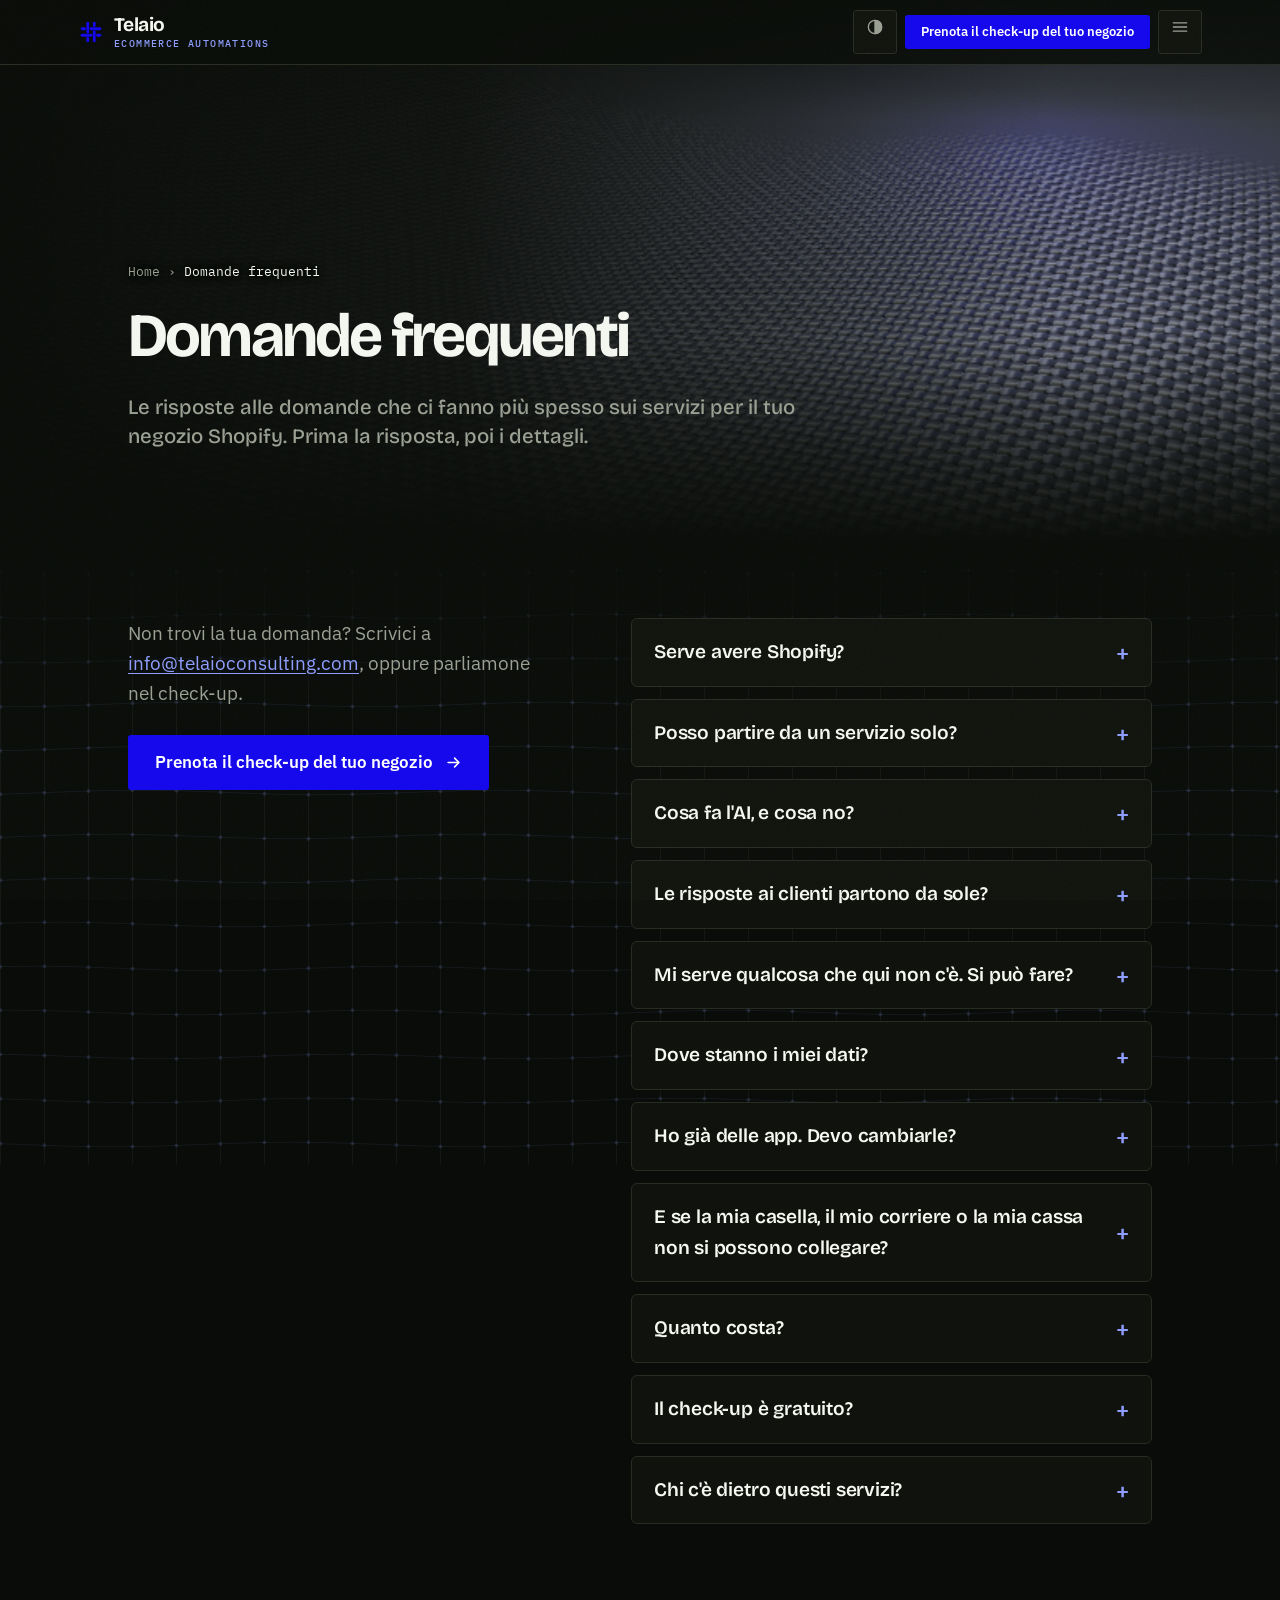
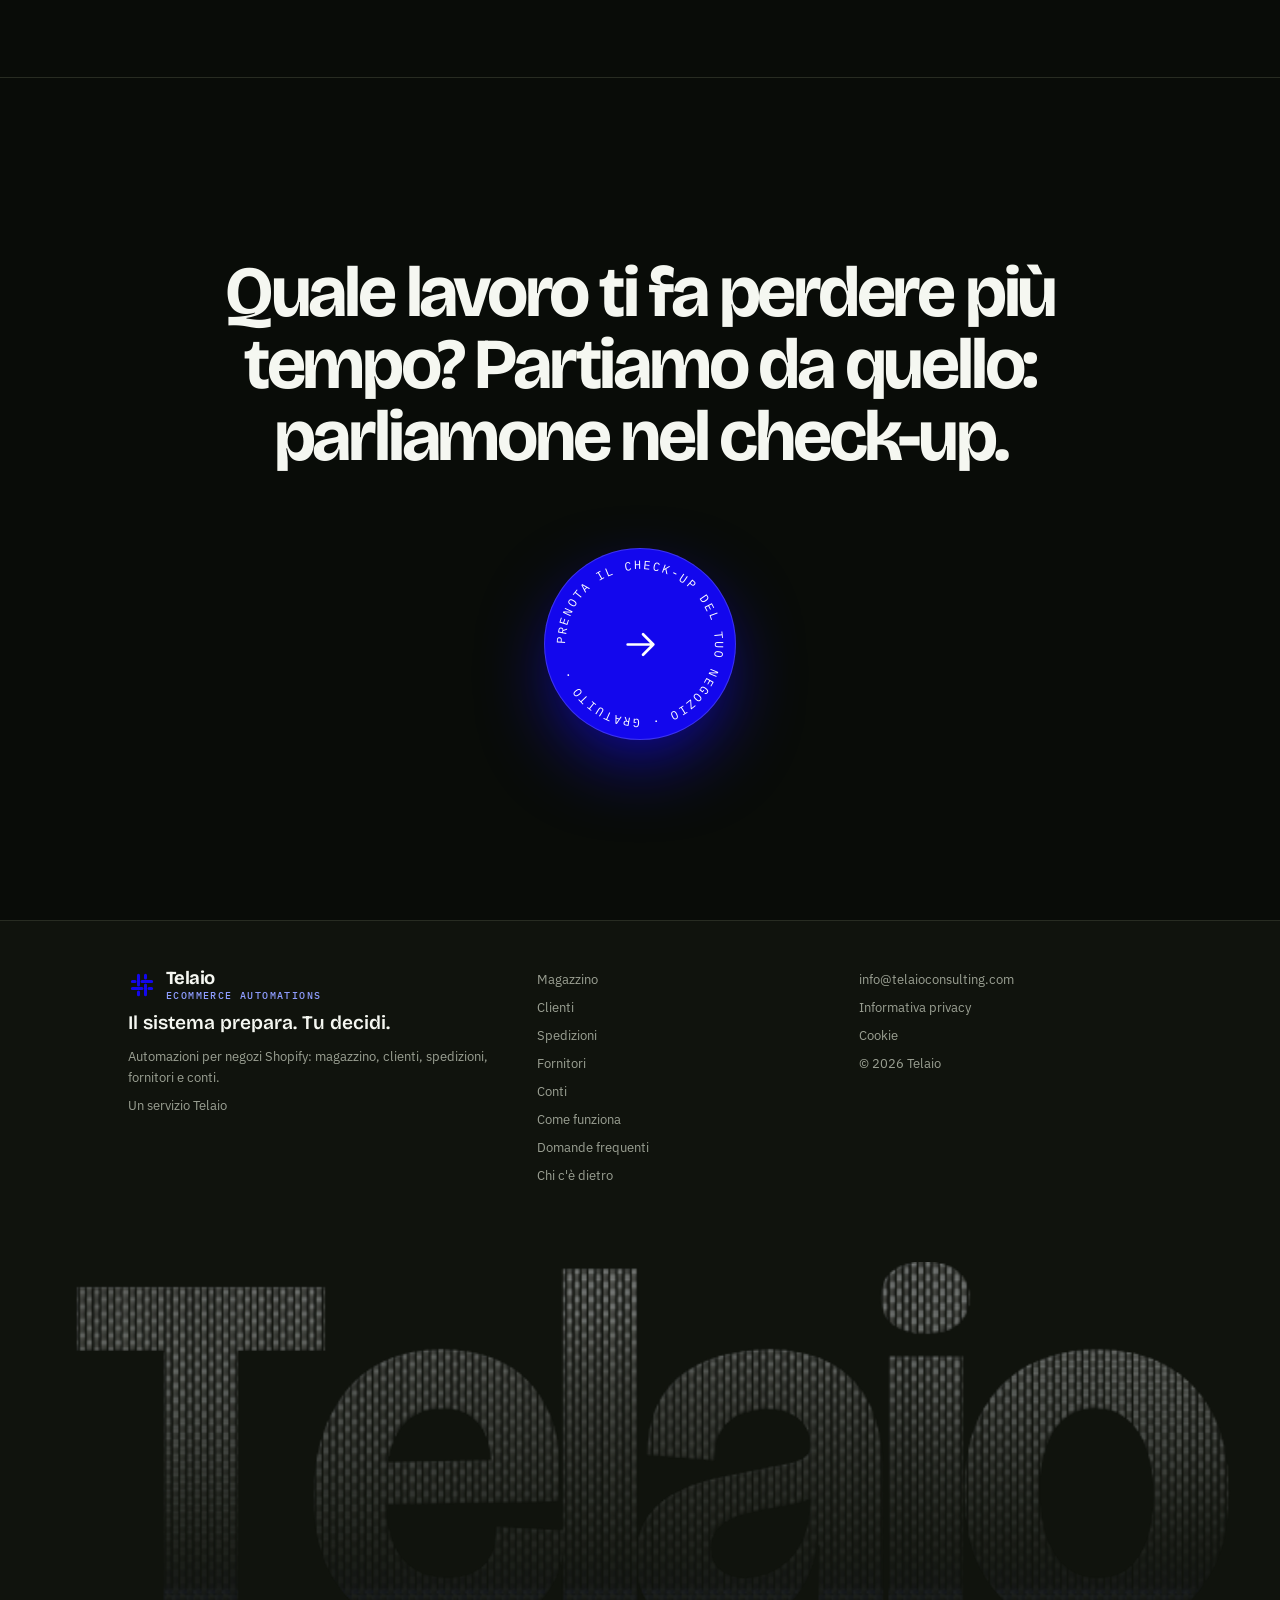
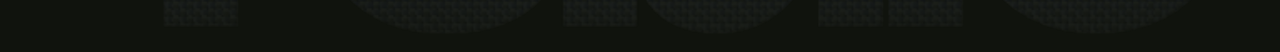
<file: domande-frequenti/index.html>
<!doctype html>
<html lang="it">
<head>
  <meta charset="utf-8">
  <meta name="viewport" content="width=device-width, initial-scale=1">
  <title>Domande frequenti | Telaio - Ecommerce Automations</title>
  <meta name="description" content="Shopify, un servizio alla volta, cosa fa l'AI, dove stanno i tuoi dati, le app che usi già: le risposte alle domande più frequenti.">
  <meta name="theme-color" content="#090C08">
  <meta name="robots" content="index, follow">
  <link rel="canonical" href="https://telaioconsulting.com/ecommerce-automations/domande-frequenti/">

  <meta property="og:title" content="Domande frequenti sulle automazioni per Shopify">
  <meta property="og:description" content="Shopify, un servizio alla volta, cosa fa l'AI, dove stanno i tuoi dati, le app che usi già: le risposte alle domande più frequenti.">
  <meta property="og:type" content="website">
  <meta property="og:url" content="https://telaioconsulting.com/ecommerce-automations/domande-frequenti/">
  <meta property="og:locale" content="it_IT">
  <meta property="og:site_name" content="Telaio - Ecommerce Automations">
  <meta property="og:image" content="https://telaioconsulting.com/ecommerce-automations/assets/og-telaio.png">
  <meta name="twitter:card" content="summary_large_image">
  <meta name="twitter:title" content="Domande frequenti sulle automazioni per Shopify">
  <meta name="twitter:description" content="Shopify, un servizio alla volta, cosa fa l'AI, dove stanno i tuoi dati, le app che usi già: le risposte alle domande più frequenti.">
  <meta name="twitter:image" content="https://telaioconsulting.com/ecommerce-automations/assets/og-telaio.png">

  <link rel="icon" type="image/png" href="../assets/telaio-logo-512.png">
  <link rel="preload" href="../assets/fonts/bricolage-grotesque-500-700-latin.woff2" as="font" type="font/woff2" crossorigin>
  <link rel="preload" href="../assets/fonts/ibm-plex-sans-400-600-latin.woff2" as="font" type="font/woff2" crossorigin>
  <!-- cambio pagina col filo (motion.css): la richiesta al browser sta in cima, prima di ogni script,
       altrimenti la pagina nuova può controllarla prima che arrivino i fogli di stile e annullare il passaggio -->
  <style>@media (prefers-reduced-motion: no-preference) { @view-transition { navigation: auto; types: p-filo; } }</style>
  <script>
    (function (r) {
      r.classList.add("js");
      // cambio pagina col filo (motion.css): «pagereveal» dice, prima del primo disegno, se la pagina arriva con la transizione
      addEventListener("pagereveal", function (e) { r.classList.add(e.viewTransition ? "p-filo-arrivo" : "p-rivelata"); });
      // tema chiaro salvato: subito, prima del primo disegno (niente passaggio dal buio al chiaro)
      try { if (localStorage.getItem("telaio-theme") === "light") { r.setAttribute("data-theme", "light"); document.querySelector('meta[name="theme-color"]').content = "#F4F5F8"; } } catch (e) {}
      if (!matchMedia("(prefers-reduced-motion: reduce)").matches) r.classList.add("motion");
      // Se gli script non partono, si torna alla pagina statica (tutto visibile).
      setTimeout(function () {
        if (!window.__telaio) r.classList.remove("js");
        if (!window.__motion) r.classList.remove("motion");
      }, 4000);
    })(document.documentElement);
  </script>
  <link rel="stylesheet" href="../style.css">
  <link rel="stylesheet" href="../motion.css">
  <link rel="stylesheet" href="../site.css">

  <script type="application/ld+json">
  {
    "@context": "https://schema.org",
    "@graph": [
      {
        "@type": "FAQPage",
        "@id": "https://telaioconsulting.com/ecommerce-automations/domande-frequenti/#faq",
        "url": "https://telaioconsulting.com/ecommerce-automations/domande-frequenti/",
        "name": "Domande frequenti",
        "inLanguage": "it",
        "isPartOf": { "@id": "https://telaioconsulting.com/ecommerce-automations/#website" },
        "about": { "@id": "https://telaioconsulting.com/ecommerce-automations/#service" },
        "mainEntity": [
          { "@type": "Question", "name": "Serve avere Shopify?", "acceptedAnswer": { "@type": "Answer", "text": "Sì. I servizi funzionano solo con Shopify: se il tuo negozio è su un'altra piattaforma, non fanno per te. Vanno bene anche se vendi solo online. Ognuno dei cinque servizi funziona anche senza un negozio fisico. La cassa entra in gioco solo se ce l'hai." } },
          { "@type": "Question", "name": "Posso partire da un servizio solo?", "acceptedAnswer": { "@type": "Answer", "text": "Sì. Sono cinque servizi separati: magazzino, clienti, spedizioni, fornitori e conti. Puoi partire da uno solo, quello che ti fa perdere più tempo, e aggiungere gli altri dopo, se ti servono. Se li usi insieme, si passano i dati: con le spedizioni, per esempio, lo stato del pacco entra nelle bozze per i clienti." } },
          { "@type": "Question", "name": "Cosa fa l'AI, e cosa no?", "acceptedAnswer": { "@type": "Answer", "text": "L'AI lavora solo in due punti: le bozze per i clienti e, su richiesta, la lettura degli ordini ai fornitori. I calcoli di magazzino, i conti e le spedizioni seguono regole fisse, senza AI. Quello che manca nei dati, la bozza lo segna «da verificare». Non lo inventa. L'AI può sbagliare. Per questo non risponde mai da sola. Il sistema controlla numeri, date e link di ogni bozza prima che tu la legga. Gli ordini ai fornitori letti dall'AI li controlli tu, prima che il magazzino cambi. Decidi sempre tu." } },
          { "@type": "Question", "name": "Le risposte ai clienti partono da sole?", "acceptedAnswer": { "@type": "Answer", "text": "No. L'AI prepara la bozza con i dati veri: l'ordine, lo stato della spedizione quando c'è, se il prodotto c'è. Poi la correggi e la mandi tu. Nessuna risposta parte da sola: la manda una persona, con un clic e una conferma. Se cerchi un'AI che risponda ai clienti da sola, questo servizio non fa per te." } },
          { "@type": "Question", "name": "Mi serve qualcosa che qui non c'è. Si può fare?", "acceptedAnswer": { "@type": "Answer", "text": "Possiamo parlarne. Se il lavoro che ti pesa di più non è fra questi cinque servizi, possiamo costruirne uno sulle esigenze del tuo negozio. Lo guardiamo nel check-up, e nella proposta scritta trovi cosa faremmo, con costi e limiti." } },
          { "@type": "Question", "name": "Dove stanno i miei dati?", "acceptedAnswer": { "@type": "Answer", "text": "Nei tuoi account, intestati al tuo negozio. È lì che costruiamo ogni servizio, compreso quello di AI che legge i messaggi e gli ordini ai fornitori." } },
          { "@type": "Question", "name": "Ho già delle app. Devo cambiarle?", "acceptedAnswer": { "@type": "Answer", "text": "Non per forza. Si parte da quello che usi: Shopify, la casella email, il corriere, la cassa. Se un'app fa già bene il suo lavoro, resta. Le fatture elettroniche continui a farle come oggi: questi servizi non le emettono. E non prendono il posto del tuo commercialista: il mese lo chiudete insieme, con i totali già pronti." } },
          { "@type": "Question", "name": "E se la mia casella, il mio corriere o la mia cassa non si possono collegare?", "acceptedAnswer": { "@type": "Answer", "text": "Può succedere. Non tutti si possono collegare, e non tutti allo stesso modo. Per questo li guardiamo insieme nel check-up, prima di qualsiasi proposta. Se uno non si collega, te lo diciamo, e ti diciamo quali servizi restano utili senza. Senza la cassa, per esempio, il magazzino scala comunque le vendite del sito, e nei conti entrano comunque le vendite online." } },
          { "@type": "Question", "name": "Quanto costa?", "acceptedAnswer": { "@type": "Answer", "text": "Dipende da quali servizi scegli e da cosa usi già. Dopo il check-up, se vuoi, ricevi una proposta scritta con costi e limiti. Così sai a cosa vai incontro prima di iniziare. Il check-up è gratuito." } },
          { "@type": "Question", "name": "Il check-up è gratuito?", "acceptedAnswer": { "@type": "Answer", "text": "Sì, è gratuito. Parli con uno dei fondatori di Telaio. Guardiamo insieme quale lavoro ti fa perdere più tempo, e se la tua casella, il tuo corriere e la tua cassa si possono collegare. Se un servizio non fa per te, te lo diciamo." } },
          { "@type": "Question", "name": "Chi c'è dietro questi servizi?", "acceptedAnswer": { "@type": "Answer", "text": "Telaio, un team di consulenza per le piccole e medie imprese: strategia d'impresa e intelligenza artificiale. Questi servizi sono nati nel negozio di moda di uno dei fondatori di Telaio, che vende su Shopify e in negozio. Per questo possiamo dirti cosa fanno, e anche cosa non fanno." } }
        ]
      },
      {
        "@type": "BreadcrumbList",
        "itemListElement": [
          { "@type": "ListItem", "position": 1, "name": "Home", "item": "https://telaioconsulting.com/ecommerce-automations/" },
          { "@type": "ListItem", "position": 2, "name": "Domande frequenti", "item": "https://telaioconsulting.com/ecommerce-automations/domande-frequenti/" }
        ]
      }
    ]
  }
  </script>
</head>
<body data-page-type="faq">
  <a class="skip" href="#top">Vai al contenuto</a>

  <svg width="0" height="0" style="position:absolute" aria-hidden="true" focusable="false">
    <symbol id="mk" viewBox="0 0 64 64">
      <g fill="none" stroke="currentColor" stroke-width="7" stroke-linecap="round">
        <path d="M24 10 V32 M24 48 V54"></path>
        <path d="M40 10 V16 M40 32 V54"></path>
        <path d="M10 24 H16 M32 24 H54"></path>
        <path d="M10 40 H32 M48 40 H54"></path>
      </g>
    </symbol>
  </svg>

  <div class="grain" aria-hidden="true"></div>
  <div class="p-progress" aria-hidden="true"></div>

  <header class="top">
    <div class="wrap top-in">
      <a class="brand" href="../" aria-label="Telaio Ecommerce Automations, home">
        <svg class="mk" viewBox="0 0 64 64" aria-hidden="true"><use href="#mk"></use></svg>
        <span class="brand-lockup"><span class="wm">Telaio</span><span class="brand-sub">Ecommerce Automations</span></span>
      </a>
      <nav class="nav" id="nav" aria-label="Navigazione principale">
        <a href="../magazzino/">Magazzino</a>
        <a href="../clienti/">Clienti</a>
        <a href="../spedizioni/">Spedizioni</a>
        <a href="../fornitori/">Fornitori</a>
        <a href="../conti/">Conti</a>
        <a href="../come-funziona/">Come funziona</a>
        <a href="../domande-frequenti/" aria-current="page">Domande frequenti</a>
      </nav>
      <div class="top-actions">
        <button class="icon-btn" id="themeBtn" type="button" aria-label="Passa al tema chiaro">◐</button>
        <a class="btn btn-primary btn-sm" href="../check-up/" data-cta="checkup" data-placement="nav">Prenota il check-up del tuo negozio</a>
        <button class="icon-btn menu-btn" id="menuBtn" type="button" aria-label="Apri il menu" aria-expanded="false" aria-controls="nav">≡</button>
      </div>
    </div>
  </header>

  <main id="top">

    <section class="p-hero is-page is-compact">
      <canvas class="p-weave" id="weave" aria-hidden="true"></canvas>
      <div class="p-hero-veil" aria-hidden="true"></div>
      <div class="wrap p-hero-in">
        <nav class="crumbs" aria-label="Percorso" data-hero-item><a href="../">Home</a> <span aria-hidden="true">›</span> <span aria-current="page">Domande frequenti</span></nav>
        <h1 class="p-h1">Domande frequenti</h1>
        <p class="p-hero-lede" data-hero-item>Le risposte alle domande che ci fanno più spesso sui servizi per il tuo negozio Shopify. Prima la risposta, poi i dettagli.</p>
      </div>
    </section>

    <!-- Domande -->
    <section id="faq" class="p-sec" style="padding-top:clamp(40px,6vw,80px)">
      <div class="wrap p-split">
        <div class="p-split-side p-faq-side" data-reveal>
          <p class="lede" style="margin:0 0 28px">Non trovi la tua domanda? Scrivici a <a href="mailto:info@telaioconsulting.com" data-email-link>info@telaioconsulting.com</a>, oppure parliamone nel check-up.</p>
          <a class="btn btn-primary p-btn-xl" data-magnetic href="../check-up/" data-cta="checkup" data-placement="faq">Prenota il check-up del tuo negozio <span class="p-arr" aria-hidden="true">→</span></a>
        </div>
        <div class="p-faq-list">
          <details class="qa" data-reveal id="shopify" data-question-id="ecommerce-shopify"><summary>Serve avere Shopify?</summary><div class="a"><p>Sì. I servizi funzionano solo con Shopify: se il tuo negozio è su un'altra piattaforma, non fanno per te.</p><p>Vanno bene anche se vendi solo online. Ognuno dei cinque servizi funziona anche senza un negozio fisico. La cassa entra in gioco solo se ce l'hai.</p></div></details>
          <details class="qa" data-reveal id="un-servizio" data-question-id="ecommerce-standalone"><summary>Posso partire da un servizio solo?</summary><div class="a"><p>Sì. Sono cinque servizi separati: <a href="../magazzino/">magazzino</a>, <a href="../clienti/">clienti</a>, <a href="../spedizioni/">spedizioni</a>, <a href="../fornitori/">fornitori</a> e <a href="../conti/">conti</a>. Puoi partire da uno solo, quello che ti fa perdere più tempo, e aggiungere gli altri dopo, se ti servono.</p><p>Se li usi insieme, si passano i dati: con le spedizioni, per esempio, lo stato del pacco entra nelle bozze per i clienti.</p></div></details>
          <details class="qa" data-reveal id="ai" data-question-id="ecommerce-ai-role"><summary>Cosa fa l'AI, e cosa no?</summary><div class="a"><p>L'AI lavora solo in due punti: le bozze per i clienti e, su richiesta, la lettura degli ordini ai fornitori. I calcoli di magazzino, i conti e le spedizioni seguono regole fisse, senza AI.</p><p>Quello che manca nei dati, la bozza lo segna «da verificare». Non lo inventa. L'AI può sbagliare. Per questo non risponde mai da sola. Il sistema controlla numeri, date e link di ogni bozza prima che tu la legga. Gli ordini ai fornitori letti dall'AI li controlli tu, prima che il magazzino cambi. Decidi sempre tu.</p><p><a class="arrow-link" href="../come-funziona/">Come funziona →</a></p></div></details>
          <details class="qa" data-reveal id="risposte" data-question-id="ecommerce-replies"><summary>Le risposte ai clienti partono da sole?</summary><div class="a"><p>No. L'AI prepara la bozza con i dati veri: l'ordine, lo stato della spedizione quando c'è, se il prodotto c'è. Poi la correggi e la mandi tu. Nessuna risposta parte da sola: la manda una persona, con un clic e una conferma.</p><p>Se cerchi un'AI che risponda ai clienti da sola, questo servizio non fa per te.</p></div></details>
          <details class="qa" data-reveal id="altro" data-question-id="ecommerce-custom"><summary>Mi serve qualcosa che qui non c'è. Si può fare?</summary><div class="a"><p>Possiamo parlarne. Se il lavoro che ti pesa di più non è fra questi cinque servizi, possiamo costruirne uno sulle esigenze del tuo negozio. Lo guardiamo nel check-up, e nella proposta scritta trovi cosa faremmo, con costi e limiti.</p></div></details>
          <details class="qa" data-reveal id="dati" data-question-id="ecommerce-data"><summary>Dove stanno i miei dati?</summary><div class="a"><p>Nei tuoi account, intestati al tuo negozio. È lì che costruiamo ogni servizio, compreso quello di AI che legge i messaggi e gli ordini ai fornitori.</p></div></details>
          <details class="qa" data-reveal id="app" data-question-id="ecommerce-tools"><summary>Ho già delle app. Devo cambiarle?</summary><div class="a"><p>Non per forza. Si parte da quello che usi: Shopify, la casella email, il corriere, la cassa. Se un'app fa già bene il suo lavoro, resta.</p><p>Le fatture elettroniche continui a farle come oggi: questi servizi non le emettono. E non prendono il posto del tuo commercialista: il mese lo chiudete insieme, con i totali già pronti.</p></div></details>
          <details class="qa" data-reveal id="collegamenti" data-question-id="ecommerce-connect"><summary>E se la mia casella, il mio corriere o la mia cassa non si possono collegare?</summary><div class="a"><p>Può succedere. Non tutti si possono collegare, e non tutti allo stesso modo. Per questo li guardiamo insieme nel check-up, prima di qualsiasi proposta. Se uno non si collega, te lo diciamo, e ti diciamo quali servizi restano utili senza.</p><p>Senza la cassa, per esempio, il magazzino scala comunque le vendite del sito, e nei conti entrano comunque le vendite online.</p></div></details>
          <details class="qa" data-reveal id="costi" data-question-id="ecommerce-cost"><summary>Quanto costa?</summary><div class="a"><p>Dipende da quali servizi scegli e da cosa usi già. Dopo il check-up, se vuoi, ricevi una proposta scritta con costi e limiti. Così sai a cosa vai incontro prima di iniziare. Il check-up è gratuito.</p></div></details>
          <details class="qa" data-reveal id="check-up" data-question-id="ecommerce-checkup"><summary>Il check-up è gratuito?</summary><div class="a"><p>Sì, è gratuito. Parli con uno dei fondatori di Telaio. Guardiamo insieme quale lavoro ti fa perdere più tempo, e se la tua casella, il tuo corriere e la tua cassa si possono collegare. Se un servizio non fa per te, te lo diciamo.</p></div></details>
          <details class="qa" data-reveal id="chi" data-question-id="ecommerce-who"><summary>Chi c'è dietro questi servizi?</summary><div class="a"><p>Telaio, un team di consulenza per le piccole e medie imprese: strategia d'impresa e intelligenza artificiale.</p><p>Questi servizi sono nati nel negozio di moda di uno dei fondatori di Telaio, che vende su Shopify e in negozio. Per questo possiamo dirti cosa fanno, e anche cosa non fanno.</p><p><a class="arrow-link" href="../chi-siamo/">Chi c'è dietro →</a></p></div></details>
        </div>
      </div>
    </section>

    <!-- Chiusura -->
    <section class="p-final">
      <div class="p-final-glow" aria-hidden="true"></div>
      <div class="wrap">
        <h2 class="p-final-h" data-split>Quale lavoro ti fa perdere più tempo? Partiamo da quello: parliamone nel check-up.</h2>
        <a class="p-orb" data-magnetic href="../check-up/" data-cta="checkup" data-placement="final" aria-label="Prenota il check-up del tuo negozio">
          <svg class="p-orb-ring" viewBox="0 0 200 200" aria-hidden="true">
            <defs><path id="orbPath" d="M100,100 m-78,0 a78,78 0 1,1 156,0 a78,78 0 1,1 -156,0"/></defs>
            <text><textPath href="#orbPath">Prenota il check-up del tuo negozio · Gratuito · </textPath></text>
          </svg>
          <span class="p-orb-arr" aria-hidden="true">→</span>
        </a>
      </div>
    </section>
  </main>

  <div class="mobile-bar"><a class="btn btn-primary btn-block" href="../check-up/" data-cta="checkup" data-placement="mobile_bar">Prenota il check-up del tuo negozio</a></div>

  <footer class="p-footer">
    <div class="wrap foot-in foot-grid">
      <div class="foot-col">
        <div class="foot-brand">
          <svg class="mk" viewBox="0 0 64 64" aria-hidden="true"><use href="#mk"></use></svg>
          <span class="brand-lockup"><span class="wm">Telaio</span><span class="brand-sub">Ecommerce Automations</span></span>
        </div>
        <span class="foot-tag">Il sistema prepara. Tu decidi.</span>
        <span>Automazioni per negozi Shopify: magazzino, clienti, spedizioni, fornitori e conti.</span>
        <a class="foot-endorse" href="https://telaioconsulting.com/">Un servizio Telaio</a>
      </div>
      <nav class="foot-col" aria-label="Pagine">
        <a href="../magazzino/">Magazzino</a>
        <a href="../clienti/">Clienti</a>
        <a href="../spedizioni/">Spedizioni</a>
        <a href="../fornitori/">Fornitori</a>
        <a href="../conti/">Conti</a>
        <a href="../come-funziona/">Come funziona</a>
        <a href="../domande-frequenti/">Domande frequenti</a>
        <a href="../chi-siamo/">Chi c'è dietro</a>
      </nav>
      <div class="foot-col">
        <a href="mailto:info@telaioconsulting.com" data-email-link>info@telaioconsulting.com</a>
        <a href="../privacy/">Informativa privacy</a>
        <a href="../cookie/">Cookie</a>
        <span>© 2026 Telaio</span>
      </div>
    </div>
    <div class="p-bigword" aria-hidden="true"><span>T</span><span>e</span><span>l</span><span>a</span><span>i</span><span>o</span></div>
  </footer>

  <!-- Librerie di animazione, ospitate nel sito (vedi assets/vendor/README.md) -->
  <script src="../assets/vendor/gsap.min.js"></script>
  <script src="../assets/vendor/ScrollTrigger.min.js"></script>
  <script src="../assets/vendor/SplitText.min.js"></script>
  <script src="../assets/vendor/lenis.min.js"></script>
  <script src="../script.js"></script>
  <script src="../motion.js"></script>
</body>
</html>
</file>
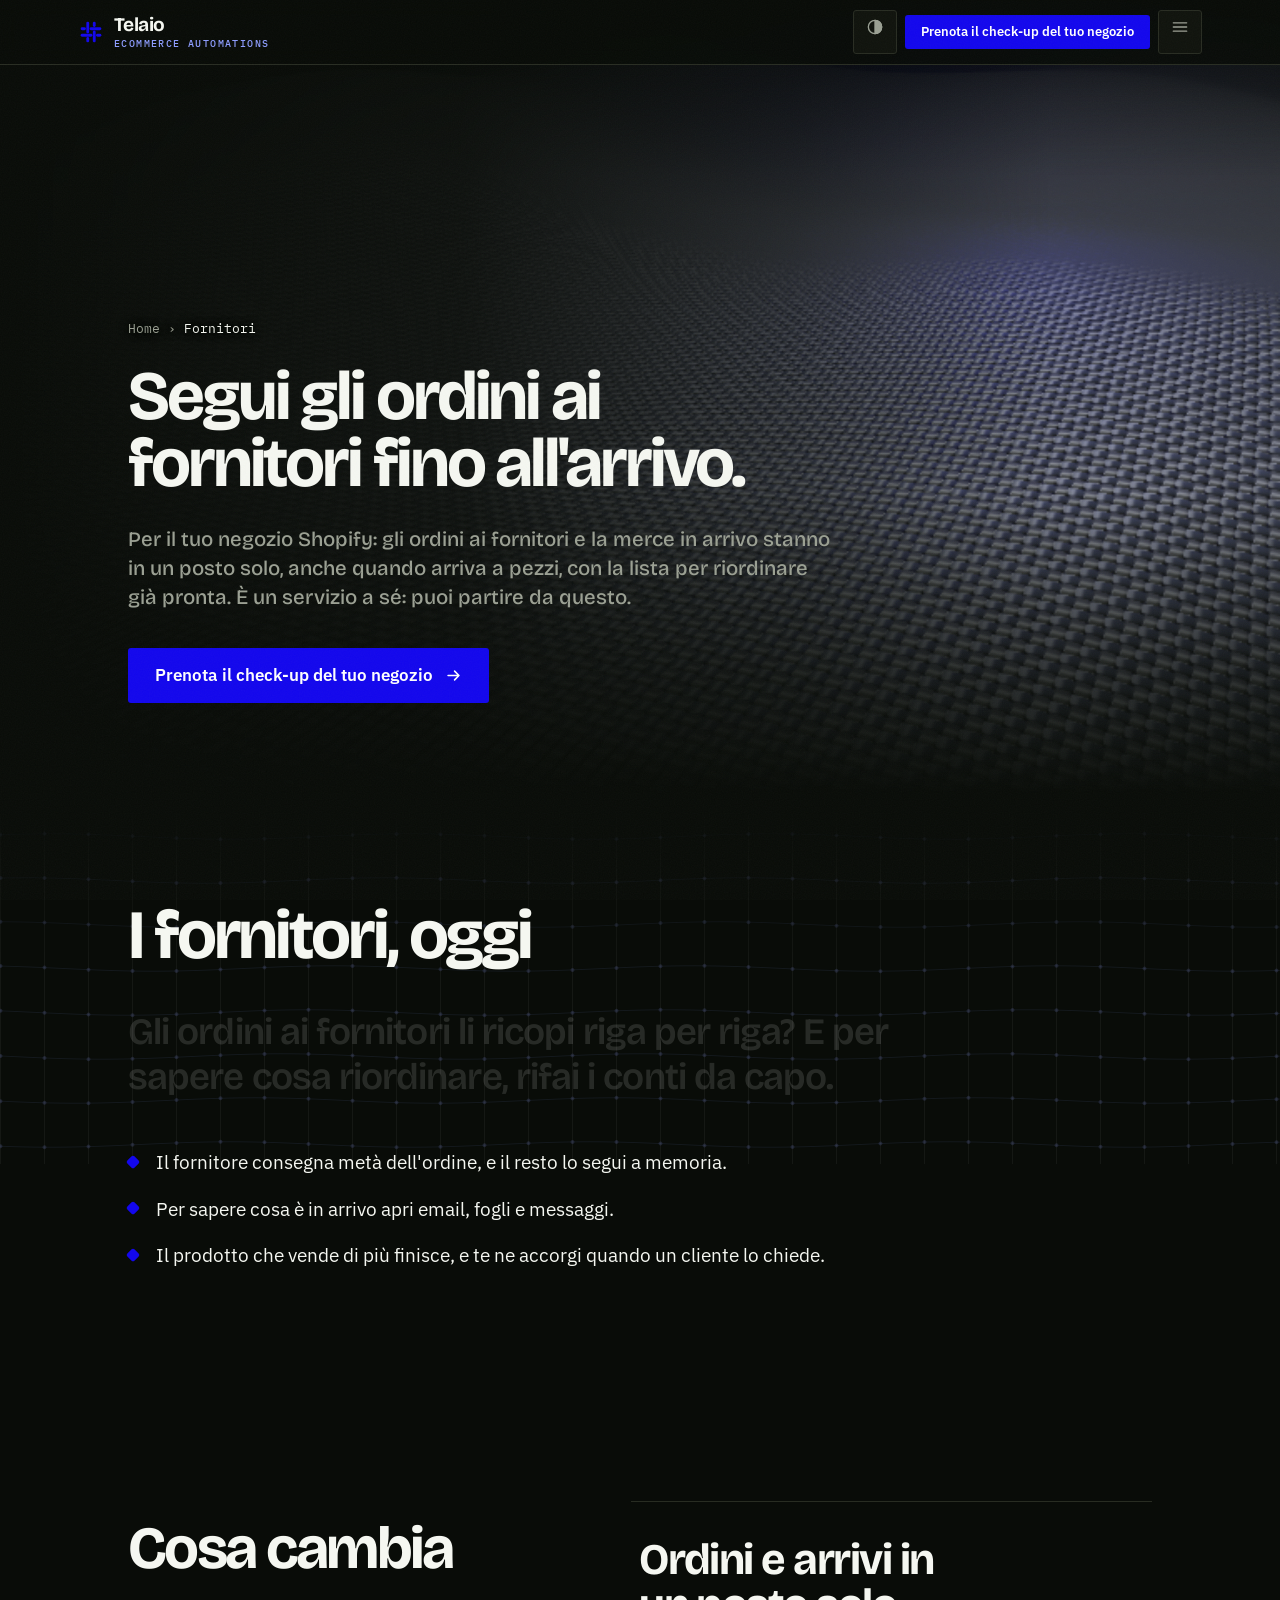
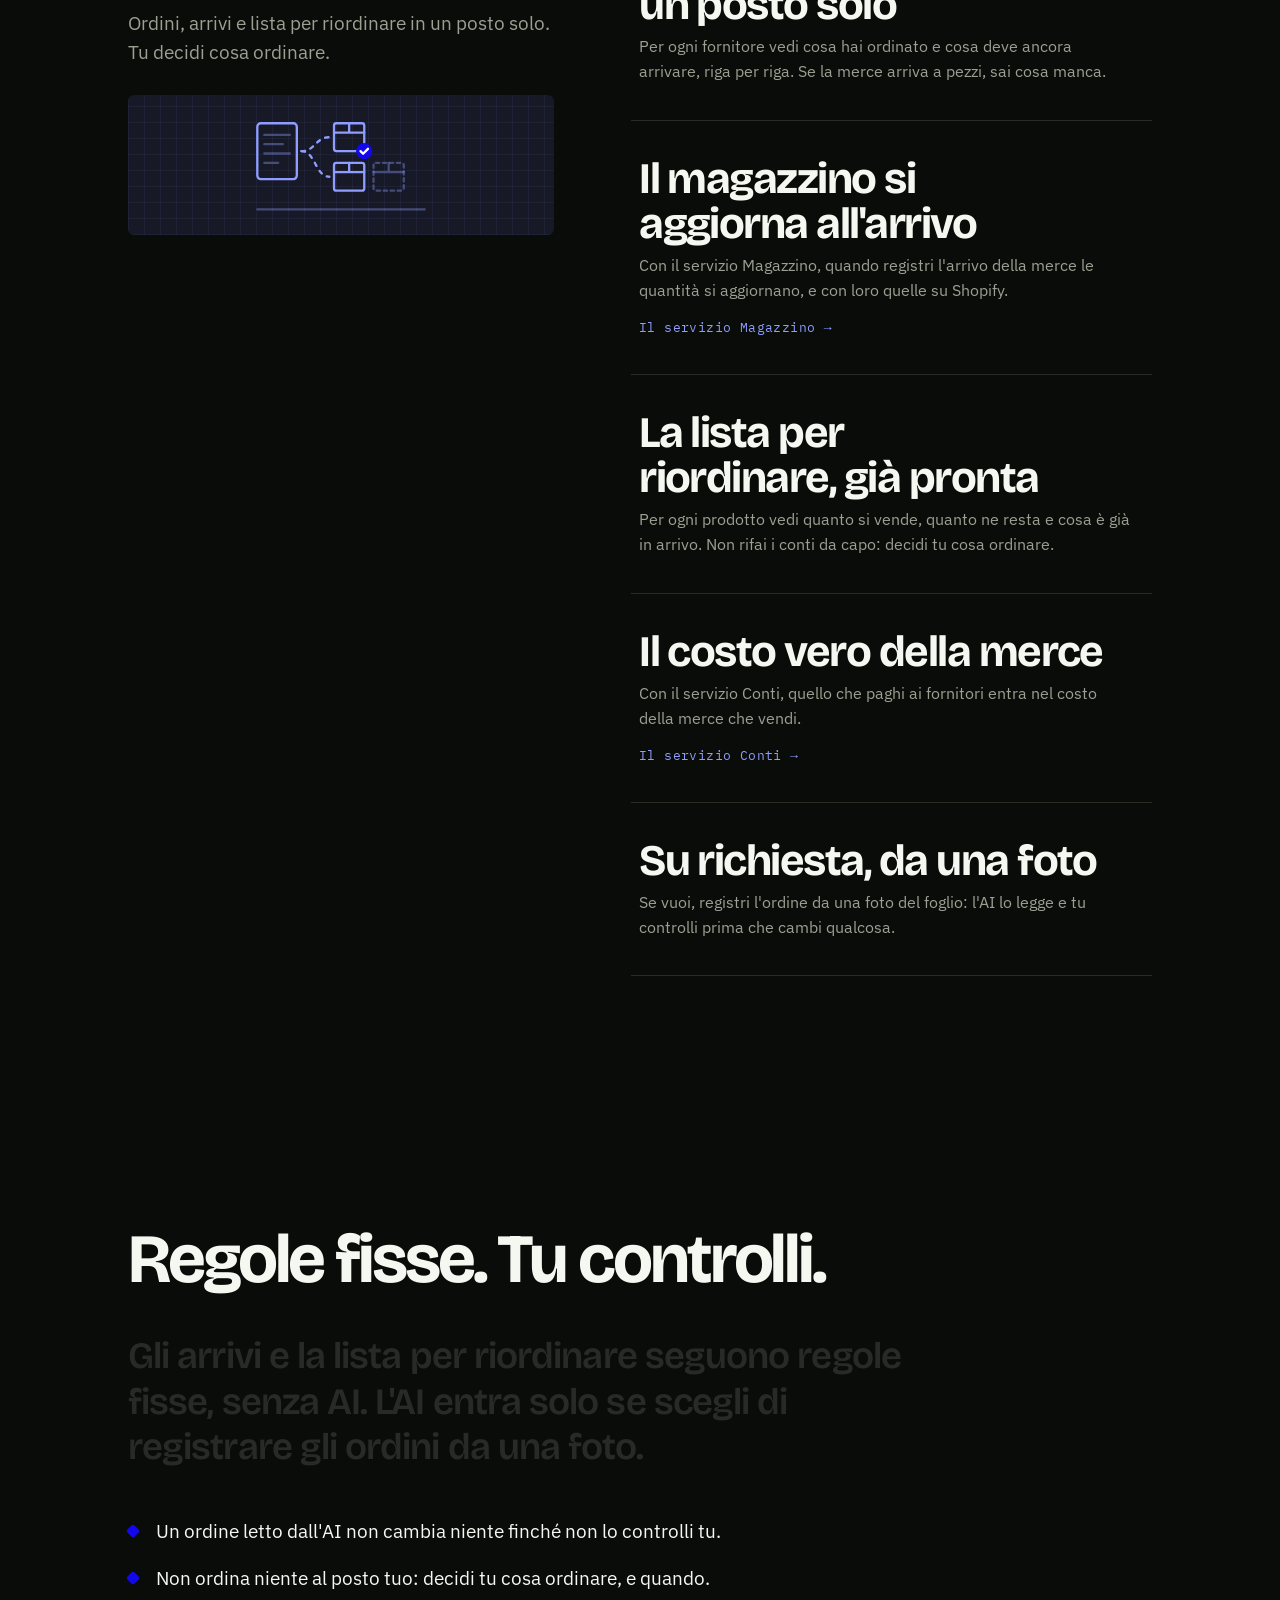
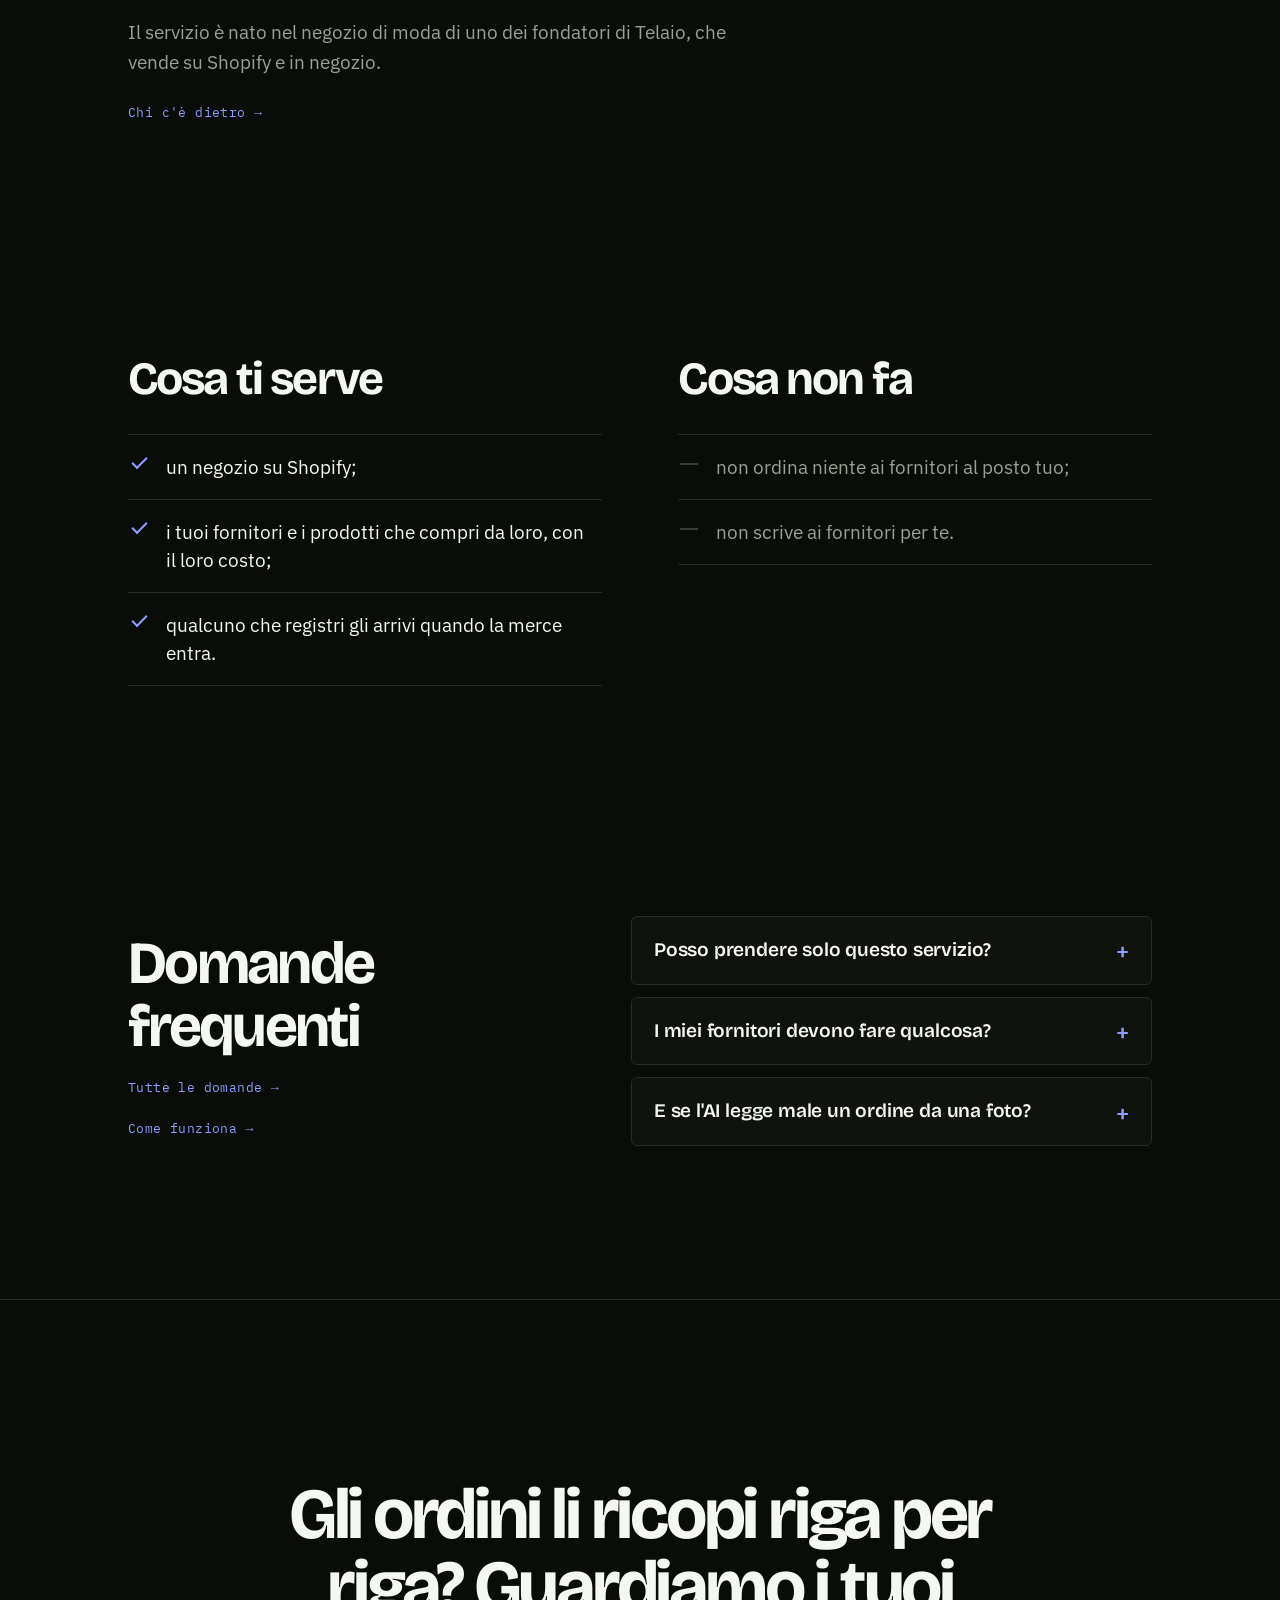
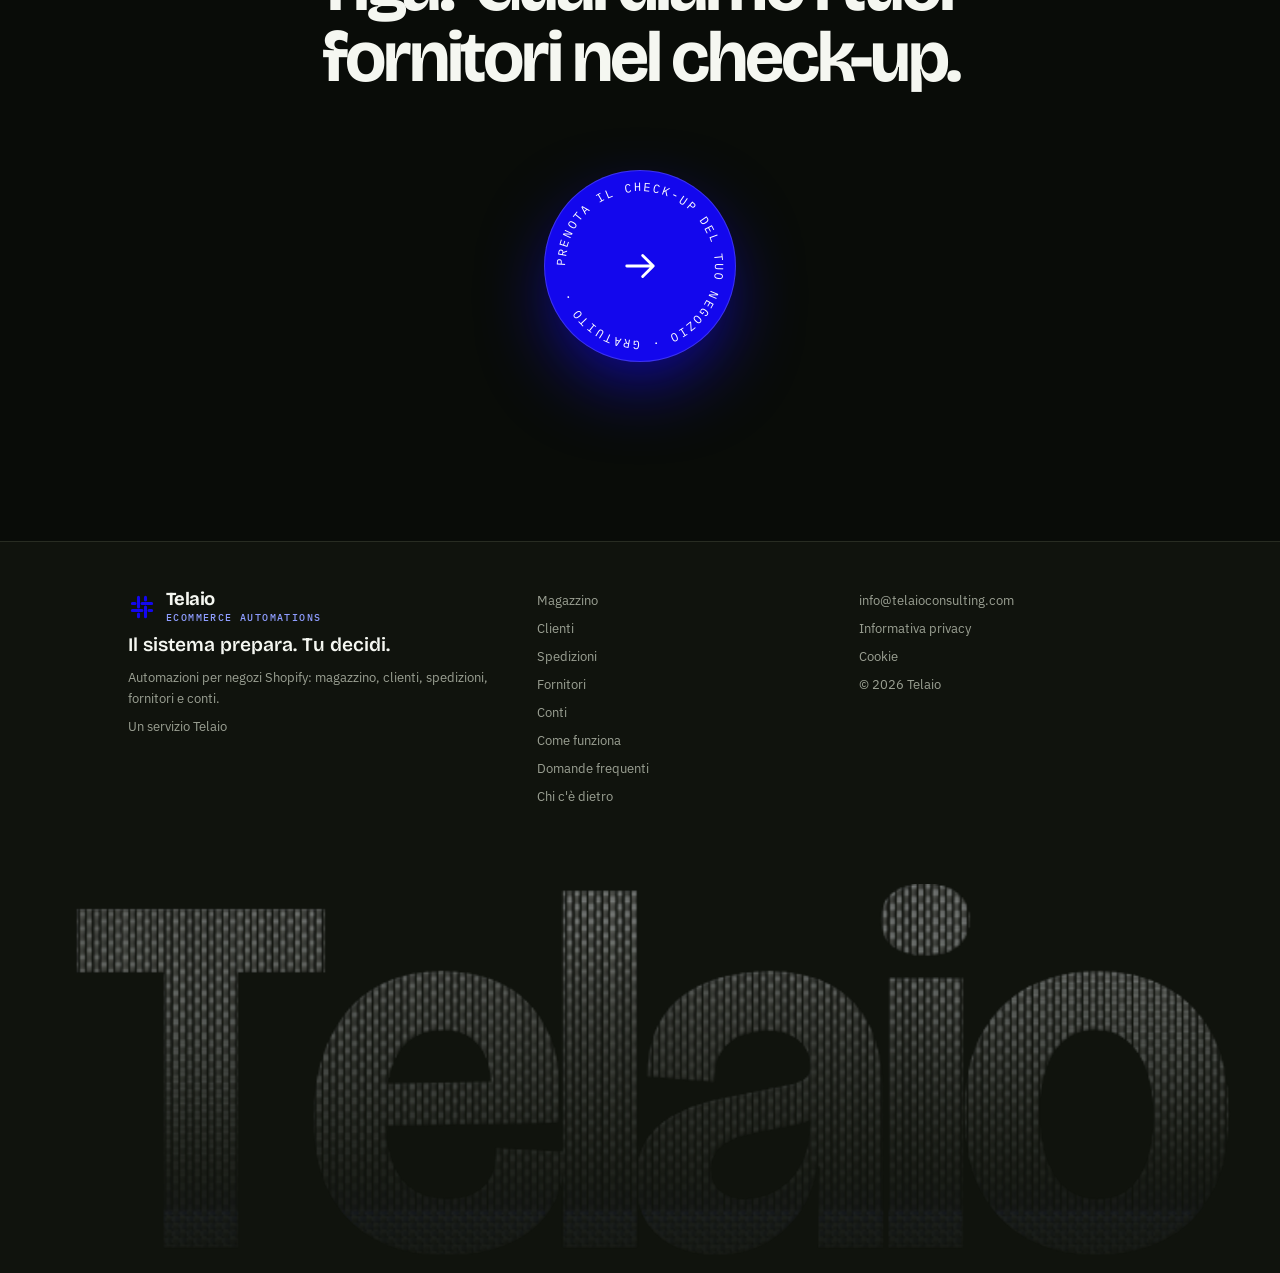
<file: fornitori/index.html>
<!doctype html>
<html lang="it">
<head>
  <meta charset="utf-8">
  <meta name="viewport" content="width=device-width, initial-scale=1">
  <title>Segui gli ordini ai fornitori fino all'arrivo | Telaio - Ecommerce Automations</title>
  <meta name="description" content="Ordini ai fornitori e merce in arrivo in un posto solo, anche a pezzi, con la lista per riordinare pronta. Su richiesta, l'ordine si registra da una foto.">
  <meta name="theme-color" content="#090C08">
  <meta name="robots" content="index, follow">
  <link rel="canonical" href="https://telaioconsulting.com/ecommerce-automations/fornitori/">

  <meta property="og:title" content="Segui gli ordini ai fornitori fino all'arrivo">
  <meta property="og:description" content="Ordini ai fornitori e merce in arrivo in un posto solo, anche a pezzi, con la lista per riordinare pronta. Su richiesta, l'ordine si registra da una foto.">
  <meta property="og:type" content="website">
  <meta property="og:url" content="https://telaioconsulting.com/ecommerce-automations/fornitori/">
  <meta property="og:locale" content="it_IT">
  <meta property="og:site_name" content="Telaio - Ecommerce Automations">
  <meta property="og:image" content="https://telaioconsulting.com/ecommerce-automations/assets/og-telaio.png">
  <meta name="twitter:card" content="summary_large_image">
  <meta name="twitter:title" content="Segui gli ordini ai fornitori fino all'arrivo">
  <meta name="twitter:description" content="Ordini ai fornitori e merce in arrivo in un posto solo, anche a pezzi, con la lista per riordinare pronta. Su richiesta, l'ordine si registra da una foto.">
  <meta name="twitter:image" content="https://telaioconsulting.com/ecommerce-automations/assets/og-telaio.png">

  <link rel="icon" type="image/png" href="../assets/telaio-logo-512.png">
  <link rel="preload" href="../assets/fonts/bricolage-grotesque-500-700-latin.woff2" as="font" type="font/woff2" crossorigin>
  <link rel="preload" href="../assets/fonts/ibm-plex-sans-400-600-latin.woff2" as="font" type="font/woff2" crossorigin>
  <!-- cambio pagina col filo (motion.css): la richiesta al browser sta in cima, prima di ogni script,
       altrimenti la pagina nuova può controllarla prima che arrivino i fogli di stile e annullare il passaggio -->
  <style>@media (prefers-reduced-motion: no-preference) { @view-transition { navigation: auto; types: p-filo; } }</style>
  <script>
    (function (r) {
      r.classList.add("js");
      // cambio pagina col filo (motion.css): «pagereveal» dice, prima del primo disegno, se la pagina arriva con la transizione
      addEventListener("pagereveal", function (e) { r.classList.add(e.viewTransition ? "p-filo-arrivo" : "p-rivelata"); });
      // tema chiaro salvato: subito, prima del primo disegno (niente passaggio dal buio al chiaro)
      try { if (localStorage.getItem("telaio-theme") === "light") { r.setAttribute("data-theme", "light"); document.querySelector('meta[name="theme-color"]').content = "#F4F5F8"; } } catch (e) {}
      if (!matchMedia("(prefers-reduced-motion: reduce)").matches) r.classList.add("motion");
      // Se gli script non partono, si torna alla pagina statica (tutto visibile).
      setTimeout(function () {
        if (!window.__telaio) r.classList.remove("js");
        if (!window.__motion) r.classList.remove("motion");
      }, 4000);
    })(document.documentElement);
  </script>
  <link rel="stylesheet" href="../style.css">
  <link rel="stylesheet" href="../motion.css">
  <link rel="stylesheet" href="../site.css">

  <script type="application/ld+json">
  {
    "@context": "https://schema.org",
    "@graph": [
      {
        "@type": "Service",
        "@id": "https://telaioconsulting.com/ecommerce-automations/fornitori/#service",
        "name": "Fornitori: segui gli ordini ai fornitori fino all'arrivo",
        "url": "https://telaioconsulting.com/ecommerce-automations/fornitori/",
        "serviceType": "Ordini ai fornitori per negozi Shopify",
        "description": "Per i negozi su Shopify: gli ordini ai fornitori e la merce in arrivo in un posto solo, anche quando arriva a pezzi, con la lista per riordinare sempre pronta. Quando una persona registra l'arrivo, il magazzino si aggiorna. Su richiesta, l'ordine si registra da una foto del foglio: l'AI lo legge e una persona lo controlla prima che cambi qualcosa. Si può prendere da solo, senza gli altri servizi.",
        "provider": { "@id": "https://telaioconsulting.com/#organization" },
        "brand": { "@id": "https://telaioconsulting.com/#organization" },
        "isRelatedTo": { "@id": "https://telaioconsulting.com/ecommerce-automations/#service" },
        "areaServed": "IT",
        "availableLanguage": "it"
      },
      {
        "@type": "BreadcrumbList",
        "itemListElement": [
          { "@type": "ListItem", "position": 1, "name": "Home", "item": "https://telaioconsulting.com/ecommerce-automations/" },
          { "@type": "ListItem", "position": 2, "name": "Fornitori", "item": "https://telaioconsulting.com/ecommerce-automations/fornitori/" }
        ]
      },
      {
        "@type": "Organization",
        "@id": "https://telaioconsulting.com/#organization",
        "name": "Telaio",
        "alternateName": "Telaio Consulting",
        "url": "https://telaioconsulting.com/",
        "logo": "https://telaioconsulting.com/ecommerce-automations/assets/telaio-logo-512.png",
        "email": "info@telaioconsulting.com"
      }
    ]
  }
  </script>
</head>
<body data-page-type="fornitori">
  <a class="skip" href="#top">Vai al contenuto</a>

  <svg width="0" height="0" style="position:absolute" aria-hidden="true" focusable="false">
    <symbol id="mk" viewBox="0 0 64 64">
      <g fill="none" stroke="currentColor" stroke-width="7" stroke-linecap="round">
        <path d="M24 10 V32 M24 48 V54"></path>
        <path d="M40 10 V16 M40 32 V54"></path>
        <path d="M10 24 H16 M32 24 H54"></path>
        <path d="M10 40 H32 M48 40 H54"></path>
      </g>
    </symbol>
  </svg>

  <div class="grain" aria-hidden="true"></div>
  <div class="p-progress" aria-hidden="true"></div>

  <header class="top">
    <div class="wrap top-in">
      <a class="brand" href="../" aria-label="Telaio Ecommerce Automations, home">
        <svg class="mk" viewBox="0 0 64 64" aria-hidden="true"><use href="#mk"></use></svg>
        <span class="brand-lockup"><span class="wm">Telaio</span><span class="brand-sub">Ecommerce Automations</span></span>
      </a>
      <nav class="nav" id="nav" aria-label="Navigazione principale">
        <a href="../magazzino/">Magazzino</a>
        <a href="../clienti/">Clienti</a>
        <a href="../spedizioni/">Spedizioni</a>
        <a href="../fornitori/" aria-current="page">Fornitori</a>
        <a href="../conti/">Conti</a>
        <a href="../come-funziona/">Come funziona</a>
        <a href="../domande-frequenti/">Domande frequenti</a>
      </nav>
      <div class="top-actions">
        <button class="icon-btn" id="themeBtn" type="button" aria-label="Passa al tema chiaro">◐</button>
        <a class="btn btn-primary btn-sm" href="../check-up/" data-cta="checkup" data-placement="nav">Prenota il check-up del tuo negozio</a>
        <button class="icon-btn menu-btn" id="menuBtn" type="button" aria-label="Apri il menu" aria-expanded="false" aria-controls="nav">≡</button>
      </div>
    </div>
  </header>

  <main id="top">

    <section class="p-hero is-page">
      <canvas class="p-weave" id="weave" aria-hidden="true"></canvas>
      <div class="p-hero-veil" aria-hidden="true"></div>
      <div class="wrap p-hero-in">
        <nav class="crumbs" aria-label="Percorso" data-hero-item><a href="../">Home</a> <span aria-hidden="true">›</span> <span aria-current="page">Fornitori</span></nav>
        <h1 class="p-h1">Segui gli ordini ai fornitori fino all'arrivo.</h1>
        <p class="p-hero-lede" data-hero-item>Per il tuo negozio Shopify: gli ordini ai fornitori e la merce in arrivo stanno in un posto solo, anche quando arriva a pezzi, con la lista per riordinare già pronta. È un servizio a sé: puoi partire da questo.</p>
        <div class="p-hero-cta" data-hero-item>
          <a class="btn btn-primary p-btn-xl" data-magnetic href="../check-up/" data-cta="checkup" data-placement="hero">Prenota il check-up del tuo negozio <span class="p-arr" aria-hidden="true">→</span></a>
        </div>
      </div>
    </section>

    <!-- I fornitori, oggi -->
    <section class="p-sec p-ai" style="padding-top:clamp(48px,7vw,96px)">
      <div class="wrap">
        <header class="p-head" style="margin-bottom:clamp(24px,3vw,36px)">
          <h2 class="p-h2" data-split>I fornitori, oggi</h2>
        </header>
        <p class="p-statement" data-scrub>Gli ordini ai fornitori li ricopi riga per riga? E per sapere cosa riordinare, rifai i conti da capo.</p>
        <ul class="ticks" data-reveal>
          <li>Il fornitore consegna metà dell'ordine, e il resto lo segui a memoria.</li>
          <li>Per sapere cosa è in arrivo apri email, fogli e messaggi.</li>
          <li>Il prodotto che vende di più finisce, e te ne accorgi quando un cliente lo chiede.</li>
        </ul>
      </div>
    </section>

    <!-- Cosa cambia -->
    <section class="p-sec">
      <div class="wrap p-split">
        <div class="p-split-side">
          <h2 class="p-h2" data-split>Cosa cambia</h2>
          <p class="lede" data-reveal>Ordini, arrivi e lista per riordinare in un posto solo. Tu decidi cosa ordinare.</p>
          <div class="p-case-art" aria-hidden="true" data-reveal style="margin-top:28px">
            <svg class="ill" viewBox="0 0 160 100">
              <rect x="8" y="14" width="34" height="48" rx="3"/>
              <path class="soft" d="M14 24h22M14 32h16M14 40h22M14 48h12"/>
              <path class="i1-flow" d="M46 38c12 0 12-12 24-12"/>
              <path class="i1-flow" d="M46 38c12 0 12 22 24 22"/>
              <rect x="74" y="14" width="26" height="24" rx="2"/>
              <path d="M74 22h26M87 14v8"/>
              <rect x="74" y="48" width="26" height="24" rx="2"/>
              <path d="M74 56h26M87 48v8"/>
              <rect class="soft" x="108" y="48" width="26" height="24" rx="2" stroke-dasharray="3 3"/>
              <path class="soft" d="M108 56h26M121 48v8"/>
              <g class="i1-ok"><circle class="fillb" cx="100" cy="38" r="7"/><path d="M96.8 38l2.2 2.2 4.2-4.2" stroke="#fff"/></g>
              <path class="i1-l" d="M112 22h36"/>
              <path class="i1-l b" d="M112 30h24"/>
              <path class="soft" d="M8 88h144"/>
            </svg>
          </div>
        </div>
        <ul class="p-rows is-rich">
          <li data-reveal><h3>Ordini e arrivi in un posto solo</h3><span class="d">Per ogni fornitore vedi cosa hai ordinato e cosa deve ancora arrivare, riga per riga. Se la merce arriva a pezzi, sai cosa manca.</span></li>
          <li data-reveal><h3>Il magazzino si aggiorna all'arrivo</h3><span class="d">Con il servizio Magazzino, quando registri l'arrivo della merce le quantità si aggiornano, e con loro quelle su Shopify.</span><a class="arrow-link" href="../magazzino/">Il servizio Magazzino →</a></li>
          <li data-reveal><h3>La lista per riordinare, già pronta</h3><span class="d">Per ogni prodotto vedi quanto si vende, quanto ne resta e cosa è già in arrivo. Non rifai i conti da capo: decidi tu cosa ordinare.</span></li>
          <li data-reveal><h3>Il costo vero della merce</h3><span class="d">Con il servizio Conti, quello che paghi ai fornitori entra nel costo della merce che vendi.</span><a class="arrow-link" href="../conti/">Il servizio Conti →</a></li>
          <li data-reveal><h3>Su richiesta, da una foto</h3><span class="d">Se vuoi, registri l'ordine da una foto del foglio: l'AI lo legge e tu controlli prima che cambi qualcosa.</span></li>
        </ul>
      </div>
    </section>

    <!-- Regole fisse. Tu controlli. -->
    <section class="p-sec p-ai">
      <div class="wrap">
        <header class="p-head" style="margin-bottom:clamp(24px,3vw,36px)">
          <h2 class="p-h2" data-split>Regole fisse. Tu controlli.</h2>
        </header>
        <p class="p-statement" data-scrub>Gli arrivi e la lista per riordinare seguono regole fisse, senza AI. L'AI entra solo se scegli di registrare gli ordini da una foto.</p>
        <ul class="ticks" data-reveal>
          <li>Un ordine letto dall'AI non cambia niente finché non lo controlli tu.</li>
          <li>Non ordina niente al posto tuo: decidi tu cosa ordinare, e quando.</li>
        </ul>
        <p class="lede p-origin-note" data-reveal>Il servizio è nato nel negozio di moda di uno dei fondatori di Telaio, che vende su Shopify e in negozio.</p>
        <p data-reveal style="margin-top:18px"><a class="arrow-link" href="../chi-siamo/">Chi c'è dietro →</a></p>
      </div>
    </section>

    <!-- Cosa ti serve, cosa non fa -->
    <section class="p-sec">
      <div class="wrap p-lists">
        <div class="p-list yes" data-reveal>
          <h2>Cosa ti serve</h2>
          <ul>
            <li>un negozio su Shopify;</li>
            <li>i tuoi fornitori e i prodotti che compri da loro, con il loro costo;</li>
            <li>qualcuno che registri gli arrivi quando la merce entra.</li>
          </ul>
        </div>
        <div class="p-list no" data-reveal>
          <h2>Cosa non fa</h2>
          <ul>
            <li>non ordina niente ai fornitori al posto tuo;</li>
            <li>non scrive ai fornitori per te.</li>
          </ul>
        </div>
      </div>
    </section>

    <!-- Domande frequenti -->
    <section id="faq" class="p-sec">
      <div class="wrap p-split">
        <div class="p-split-side">
          <h2 class="p-h2" data-split>Domande frequenti</h2>
          <p data-reveal><a class="arrow-link" href="../domande-frequenti/">Tutte le domande →</a></p>
          <p data-reveal><a class="arrow-link" href="../come-funziona/">Come funziona →</a></p>
        </div>
        <div>
          <details class="qa" data-reveal data-question-id="fornitori-standalone"><summary>Posso prendere solo questo servizio?</summary><div class="a"><p>Sì. Funziona da solo, e con gli altri servizi fa di più: con il Magazzino gli arrivi aggiornano le quantità, con i Conti quello che paghi entra nel costo della merce.</p></div></details>
          <details class="qa" data-reveal data-question-id="fornitori-suppliers"><summary>I miei fornitori devono fare qualcosa?</summary><div class="a"><p>No. Lavori con loro come oggi: ordini e arrivi li registri tu.</p></div></details>
          <details class="qa" data-reveal data-question-id="fornitori-ai-ordini"><summary>E se l'AI legge male un ordine da una foto?</summary><div class="a"><p>Può succedere, per esempio con una foto mossa. Per questo non cambia niente finché non controlli tu quello che ha letto. Correggi quello che non va, poi confermi.</p></div></details>
        </div>
      </div>
    </section>

    <!-- Chiusura -->
    <section class="p-final">
      <div class="p-final-glow" aria-hidden="true"></div>
      <div class="wrap">
        <h2 class="p-final-h" data-split>Gli ordini li ricopi riga per riga? Guardiamo i tuoi fornitori nel check-up.</h2>
        <a class="p-orb" data-magnetic href="../check-up/" data-cta="checkup" data-placement="final" aria-label="Prenota il check-up del tuo negozio">
          <svg class="p-orb-ring" viewBox="0 0 200 200" aria-hidden="true">
            <defs><path id="orbPath" d="M100,100 m-78,0 a78,78 0 1,1 156,0 a78,78 0 1,1 -156,0"/></defs>
            <text><textPath href="#orbPath">Prenota il check-up del tuo negozio · Gratuito · </textPath></text>
          </svg>
          <span class="p-orb-arr" aria-hidden="true">→</span>
        </a>
      </div>
    </section>
  </main>

  <div class="mobile-bar"><a class="btn btn-primary btn-block" href="../check-up/" data-cta="checkup" data-placement="mobile_bar">Prenota il check-up del tuo negozio</a></div>

  <footer class="p-footer">
    <div class="wrap foot-in foot-grid">
      <div class="foot-col">
        <div class="foot-brand">
          <svg class="mk" viewBox="0 0 64 64" aria-hidden="true"><use href="#mk"></use></svg>
          <span class="brand-lockup"><span class="wm">Telaio</span><span class="brand-sub">Ecommerce Automations</span></span>
        </div>
        <span class="foot-tag">Il sistema prepara. Tu decidi.</span>
        <span>Automazioni per negozi Shopify: magazzino, clienti, spedizioni, fornitori e conti.</span>
        <a class="foot-endorse" href="https://telaioconsulting.com/">Un servizio Telaio</a>
      </div>
      <nav class="foot-col" aria-label="Pagine">
        <a href="../magazzino/">Magazzino</a>
        <a href="../clienti/">Clienti</a>
        <a href="../spedizioni/">Spedizioni</a>
        <a href="../fornitori/">Fornitori</a>
        <a href="../conti/">Conti</a>
        <a href="../come-funziona/">Come funziona</a>
        <a href="../domande-frequenti/">Domande frequenti</a>
        <a href="../chi-siamo/">Chi c'è dietro</a>
      </nav>
      <div class="foot-col">
        <a href="mailto:info@telaioconsulting.com" data-email-link>info@telaioconsulting.com</a>
        <a href="../privacy/">Informativa privacy</a>
        <a href="../cookie/">Cookie</a>
        <span>© 2026 Telaio</span>
      </div>
    </div>
    <div class="p-bigword" aria-hidden="true"><span>T</span><span>e</span><span>l</span><span>a</span><span>i</span><span>o</span></div>
  </footer>

  <!-- Librerie di animazione, ospitate nel sito (vedi assets/vendor/README.md) -->
  <script src="../assets/vendor/gsap.min.js"></script>
  <script src="../assets/vendor/ScrollTrigger.min.js"></script>
  <script src="../assets/vendor/SplitText.min.js"></script>
  <script src="../assets/vendor/lenis.min.js"></script>
  <script src="../script.js"></script>
  <script src="../motion.js"></script>
</body>
</html>
</file>
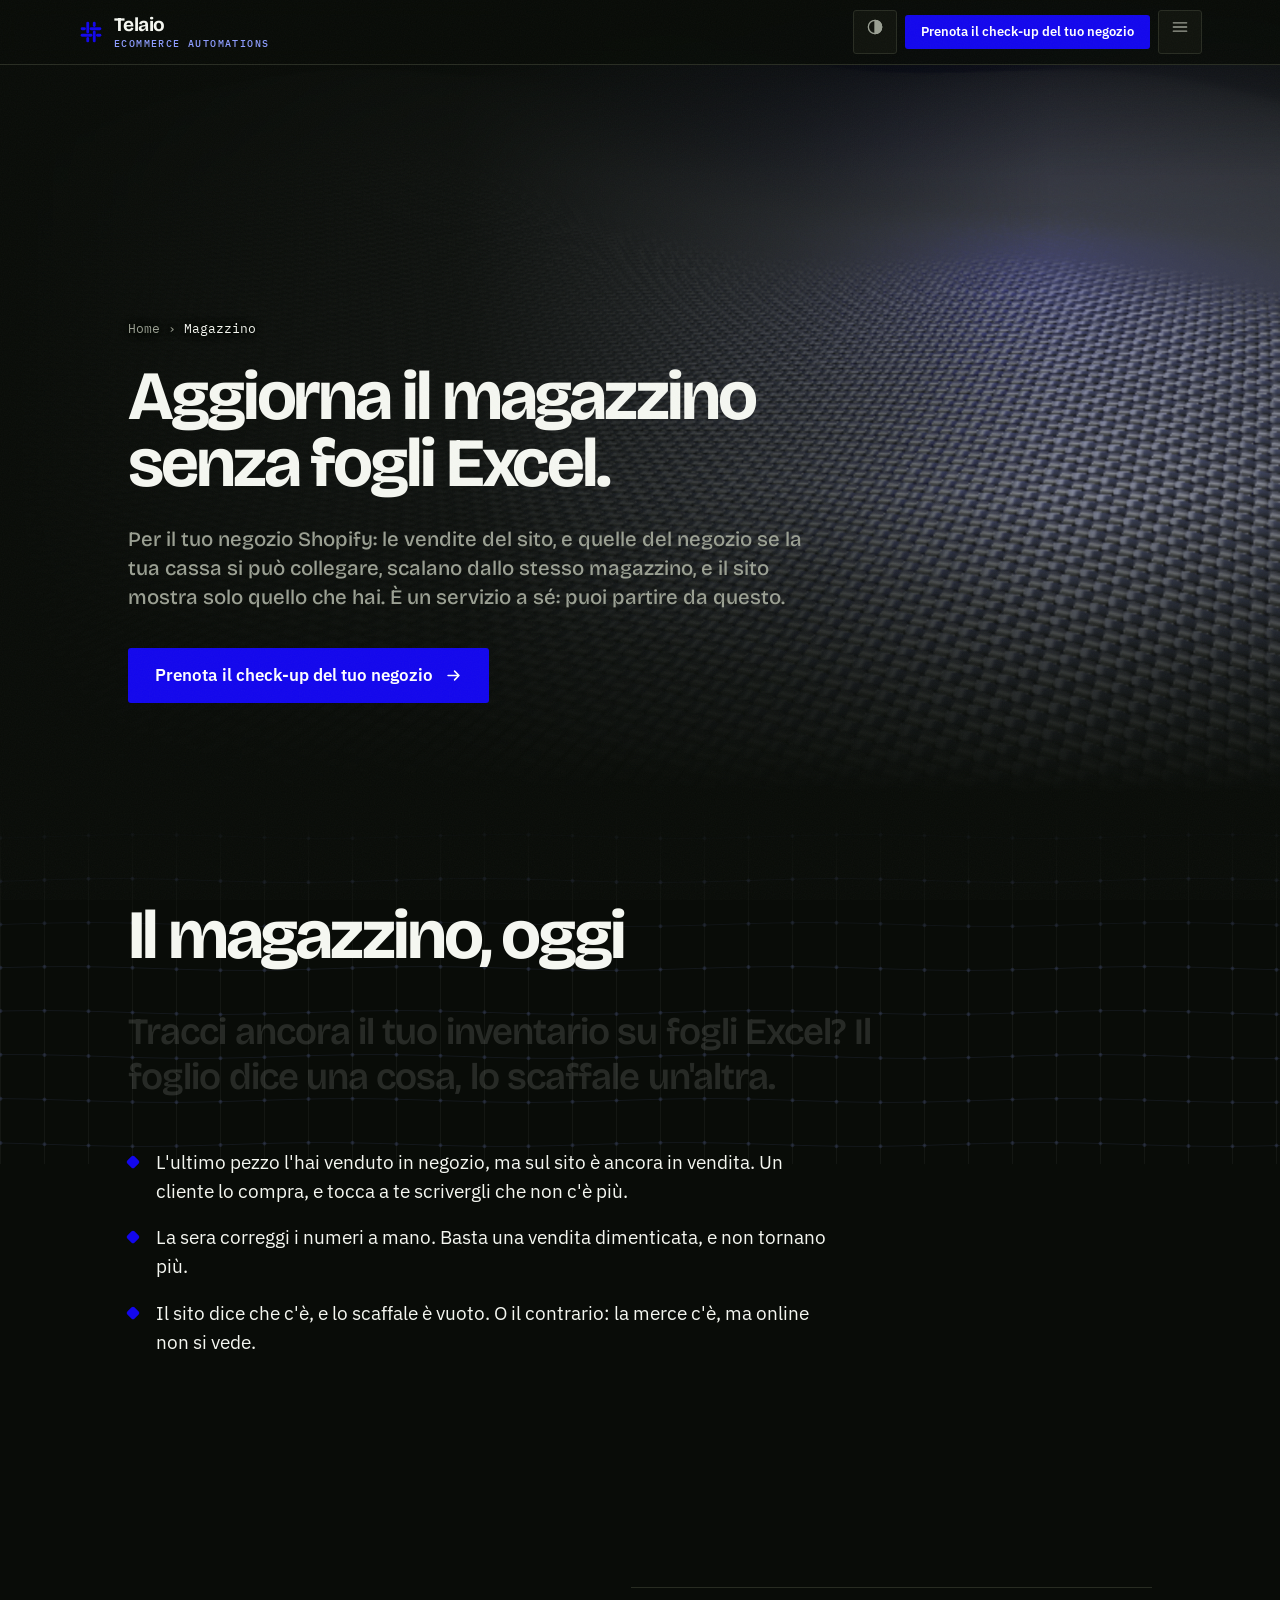
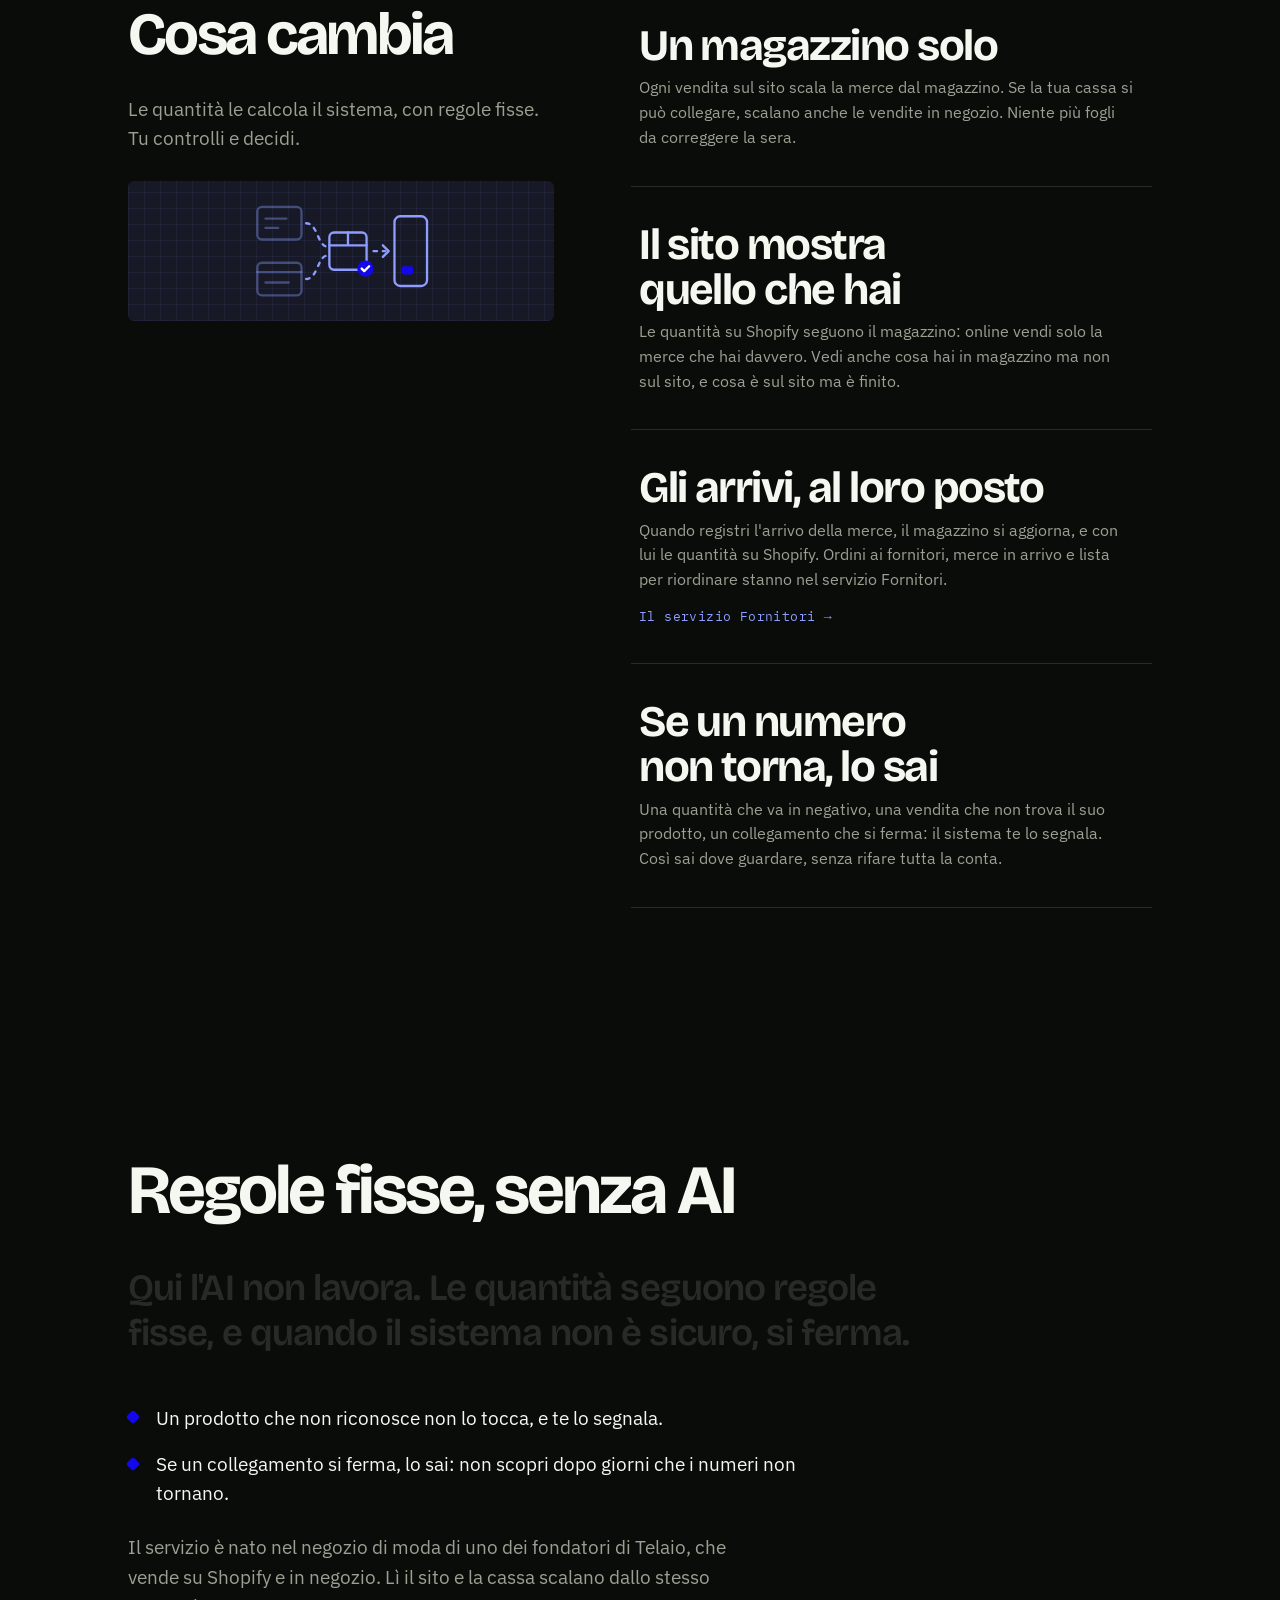
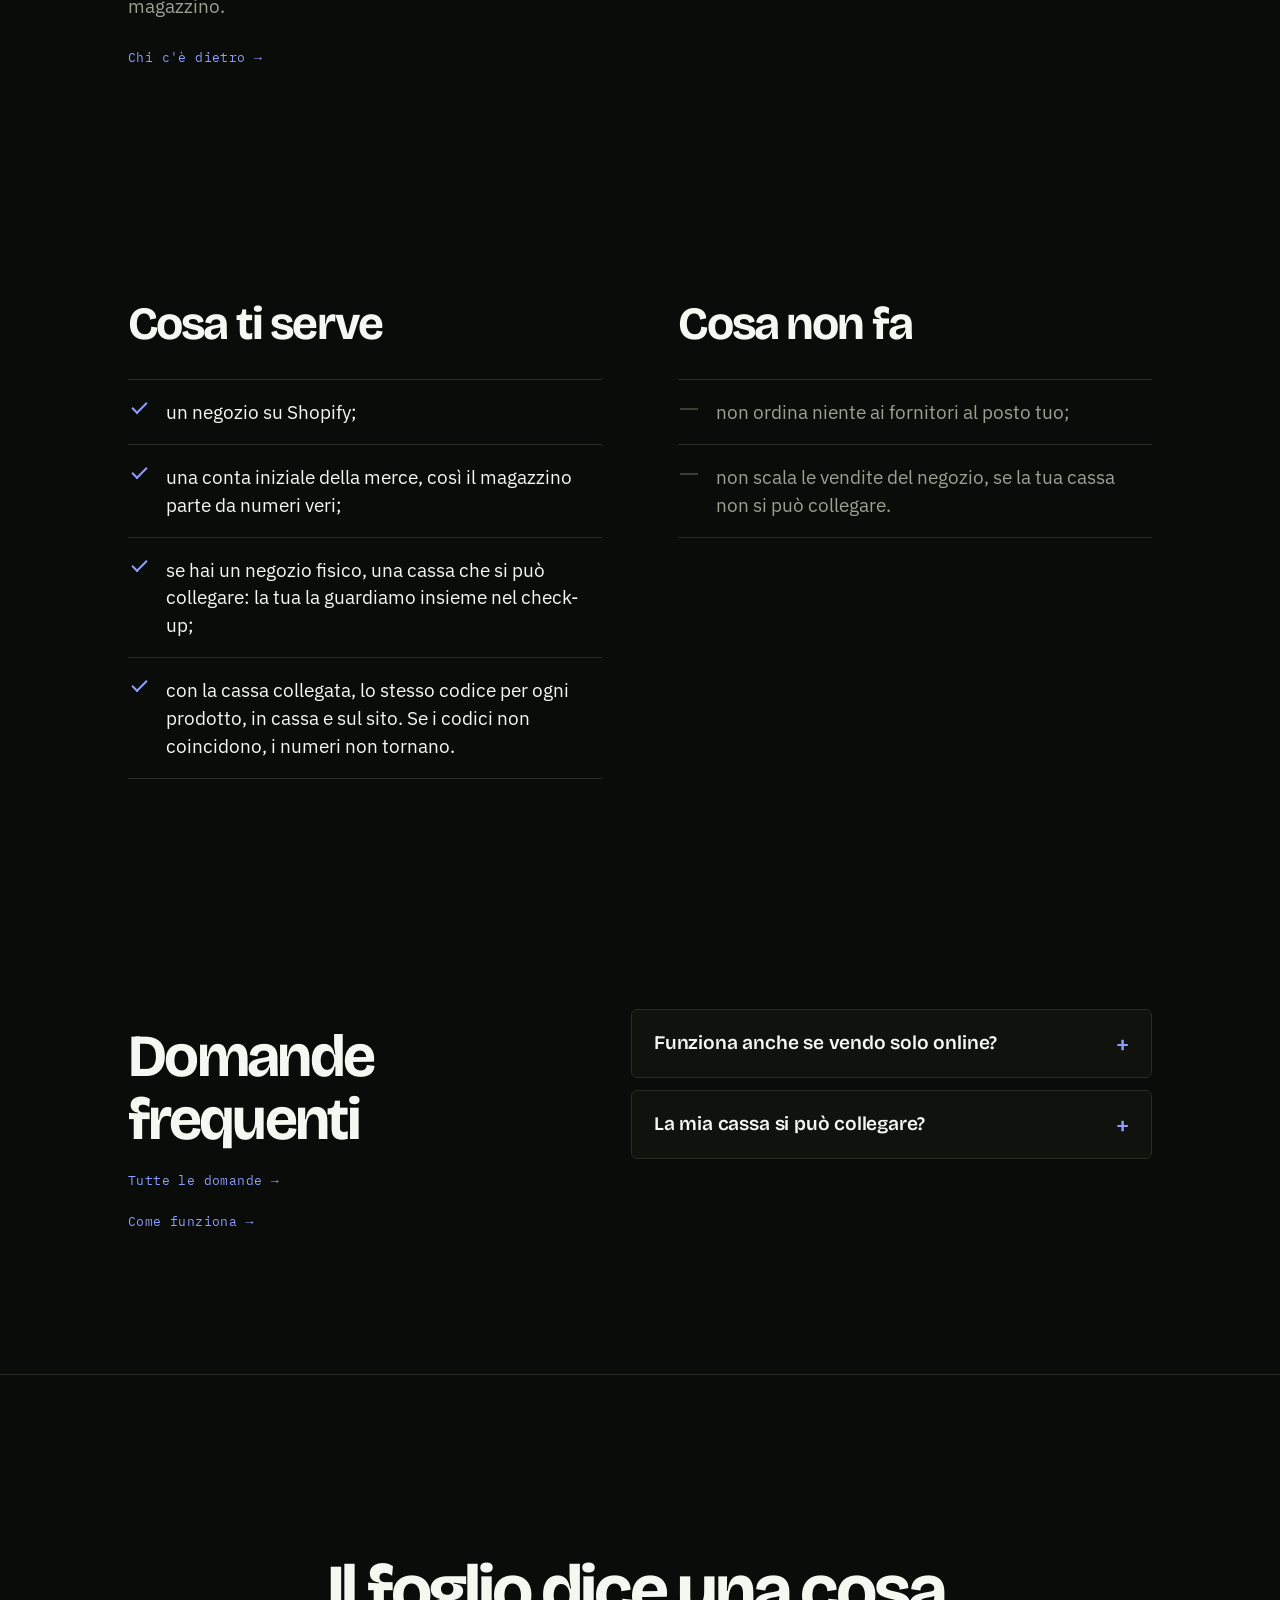
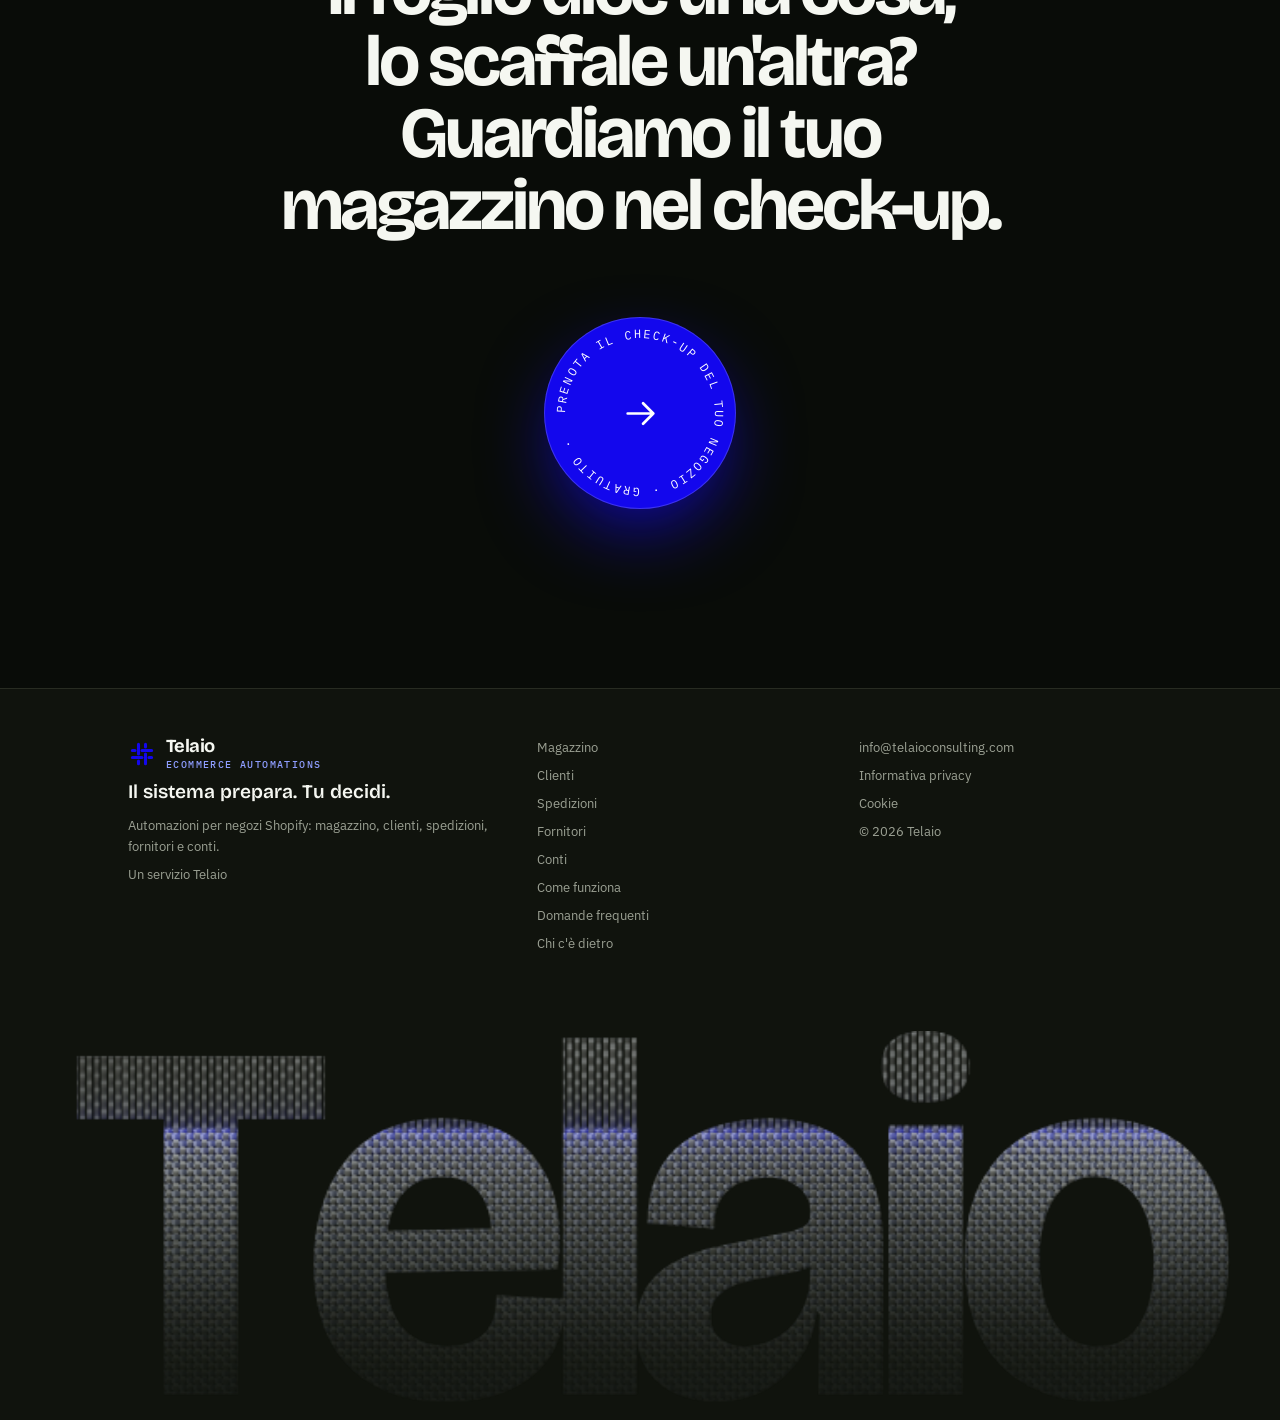
<file: magazzino/index.html>
<!doctype html>
<html lang="it">
<head>
  <meta charset="utf-8">
  <meta name="viewport" content="width=device-width, initial-scale=1">
  <title>Aggiorna il magazzino senza fogli Excel | Telaio - Ecommerce Automations</title>
  <meta name="description" content="Le vendite del sito, e del negozio se la cassa si collega, scalano dallo stesso magazzino, e il sito mostra solo quello che hai. Se un numero non torna, lo sai.">
  <meta name="theme-color" content="#090C08">
  <meta name="robots" content="index, follow">
  <link rel="canonical" href="https://telaioconsulting.com/ecommerce-automations/magazzino/">

  <meta property="og:title" content="Aggiorna il magazzino senza fogli Excel">
  <meta property="og:description" content="Le vendite del sito, e del negozio se la cassa si collega, scalano dallo stesso magazzino, e il sito mostra solo quello che hai. Se un numero non torna, lo sai.">
  <meta property="og:type" content="website">
  <meta property="og:url" content="https://telaioconsulting.com/ecommerce-automations/magazzino/">
  <meta property="og:locale" content="it_IT">
  <meta property="og:site_name" content="Telaio - Ecommerce Automations">
  <meta property="og:image" content="https://telaioconsulting.com/ecommerce-automations/assets/og-telaio.png">
  <meta name="twitter:card" content="summary_large_image">
  <meta name="twitter:title" content="Aggiorna il magazzino senza fogli Excel">
  <meta name="twitter:description" content="Le vendite del sito, e del negozio se la cassa si collega, scalano dallo stesso magazzino, e il sito mostra solo quello che hai. Se un numero non torna, lo sai.">
  <meta name="twitter:image" content="https://telaioconsulting.com/ecommerce-automations/assets/og-telaio.png">

  <link rel="icon" type="image/png" href="../assets/telaio-logo-512.png">
  <link rel="preload" href="../assets/fonts/bricolage-grotesque-500-700-latin.woff2" as="font" type="font/woff2" crossorigin>
  <link rel="preload" href="../assets/fonts/ibm-plex-sans-400-600-latin.woff2" as="font" type="font/woff2" crossorigin>
  <!-- cambio pagina col filo (motion.css): la richiesta al browser sta in cima, prima di ogni script,
       altrimenti la pagina nuova può controllarla prima che arrivino i fogli di stile e annullare il passaggio -->
  <style>@media (prefers-reduced-motion: no-preference) { @view-transition { navigation: auto; types: p-filo; } }</style>
  <script>
    (function (r) {
      r.classList.add("js");
      // cambio pagina col filo (motion.css): «pagereveal» dice, prima del primo disegno, se la pagina arriva con la transizione
      addEventListener("pagereveal", function (e) { r.classList.add(e.viewTransition ? "p-filo-arrivo" : "p-rivelata"); });
      // tema chiaro salvato: subito, prima del primo disegno (niente passaggio dal buio al chiaro)
      try { if (localStorage.getItem("telaio-theme") === "light") { r.setAttribute("data-theme", "light"); document.querySelector('meta[name="theme-color"]').content = "#F4F5F8"; } } catch (e) {}
      if (!matchMedia("(prefers-reduced-motion: reduce)").matches) r.classList.add("motion");
      // Se gli script non partono, si torna alla pagina statica (tutto visibile).
      setTimeout(function () {
        if (!window.__telaio) r.classList.remove("js");
        if (!window.__motion) r.classList.remove("motion");
      }, 4000);
    })(document.documentElement);
  </script>
  <link rel="stylesheet" href="../style.css">
  <link rel="stylesheet" href="../motion.css">
  <link rel="stylesheet" href="../site.css">

  <script type="application/ld+json">
  {
    "@context": "https://schema.org",
    "@graph": [
      {
        "@type": "Service",
        "@id": "https://telaioconsulting.com/ecommerce-automations/magazzino/#service",
        "name": "Magazzino: aggiorna il magazzino senza fogli Excel",
        "url": "https://telaioconsulting.com/ecommerce-automations/magazzino/",
        "serviceType": "Automazione del magazzino per negozi Shopify",
        "description": "Per i negozi su Shopify: le vendite del sito, e quelle del negozio se la cassa si può collegare, scalano dallo stesso magazzino, e il sito mostra solo la merce che c'è. Gli arrivi dai fornitori aggiornano il magazzino quando una persona li registra, e un numero che non torna viene segnalato. Ordini ai fornitori e lista per riordinare sono nel servizio Fornitori. Si può prendere da solo, senza gli altri servizi.",
        "provider": { "@id": "https://telaioconsulting.com/#organization" },
        "brand": { "@id": "https://telaioconsulting.com/#organization" },
        "isRelatedTo": { "@id": "https://telaioconsulting.com/ecommerce-automations/#service" },
        "areaServed": "IT",
        "availableLanguage": "it"
      },
      {
        "@type": "BreadcrumbList",
        "itemListElement": [
          { "@type": "ListItem", "position": 1, "name": "Home", "item": "https://telaioconsulting.com/ecommerce-automations/" },
          { "@type": "ListItem", "position": 2, "name": "Magazzino", "item": "https://telaioconsulting.com/ecommerce-automations/magazzino/" }
        ]
      },
      {
        "@type": "Organization",
        "@id": "https://telaioconsulting.com/#organization",
        "name": "Telaio",
        "alternateName": "Telaio Consulting",
        "url": "https://telaioconsulting.com/",
        "logo": "https://telaioconsulting.com/ecommerce-automations/assets/telaio-logo-512.png",
        "email": "info@telaioconsulting.com"
      }
    ]
  }
  </script>
</head>
<body data-page-type="magazzino">
  <a class="skip" href="#top">Vai al contenuto</a>

  <svg width="0" height="0" style="position:absolute" aria-hidden="true" focusable="false">
    <symbol id="mk" viewBox="0 0 64 64">
      <g fill="none" stroke="currentColor" stroke-width="7" stroke-linecap="round">
        <path d="M24 10 V32 M24 48 V54"></path>
        <path d="M40 10 V16 M40 32 V54"></path>
        <path d="M10 24 H16 M32 24 H54"></path>
        <path d="M10 40 H32 M48 40 H54"></path>
      </g>
    </symbol>
  </svg>

  <div class="grain" aria-hidden="true"></div>
  <div class="p-progress" aria-hidden="true"></div>

  <header class="top">
    <div class="wrap top-in">
      <a class="brand" href="../" aria-label="Telaio Ecommerce Automations, home">
        <svg class="mk" viewBox="0 0 64 64" aria-hidden="true"><use href="#mk"></use></svg>
        <span class="brand-lockup"><span class="wm">Telaio</span><span class="brand-sub">Ecommerce Automations</span></span>
      </a>
      <nav class="nav" id="nav" aria-label="Navigazione principale">
        <a href="../magazzino/" aria-current="page">Magazzino</a>
        <a href="../clienti/">Clienti</a>
        <a href="../spedizioni/">Spedizioni</a>
        <a href="../fornitori/">Fornitori</a>
        <a href="../conti/">Conti</a>
        <a href="../come-funziona/">Come funziona</a>
        <a href="../domande-frequenti/">Domande frequenti</a>
      </nav>
      <div class="top-actions">
        <button class="icon-btn" id="themeBtn" type="button" aria-label="Passa al tema chiaro">◐</button>
        <a class="btn btn-primary btn-sm" href="../check-up/" data-cta="checkup" data-placement="nav">Prenota il check-up del tuo negozio</a>
        <button class="icon-btn menu-btn" id="menuBtn" type="button" aria-label="Apri il menu" aria-expanded="false" aria-controls="nav">≡</button>
      </div>
    </div>
  </header>

  <main id="top">

    <section class="p-hero is-page">
      <canvas class="p-weave" id="weave" aria-hidden="true"></canvas>
      <div class="p-hero-veil" aria-hidden="true"></div>
      <div class="wrap p-hero-in">
        <nav class="crumbs" aria-label="Percorso" data-hero-item><a href="../">Home</a> <span aria-hidden="true">›</span> <span aria-current="page">Magazzino</span></nav>
        <h1 class="p-h1">Aggiorna il magazzino senza fogli Excel.</h1>
        <p class="p-hero-lede" data-hero-item>Per il tuo negozio Shopify: le vendite del sito, e quelle del negozio se la tua cassa si può collegare, scalano dallo stesso magazzino, e il sito mostra solo quello che hai. È un servizio a sé: puoi partire da questo.</p>
        <div class="p-hero-cta" data-hero-item>
          <a class="btn btn-primary p-btn-xl" data-magnetic href="../check-up/" data-cta="checkup" data-placement="hero">Prenota il check-up del tuo negozio <span class="p-arr" aria-hidden="true">→</span></a>
        </div>
      </div>
    </section>

    <!-- Il magazzino, oggi -->
    <section class="p-sec p-ai" style="padding-top:clamp(48px,7vw,96px)">
      <div class="wrap">
        <header class="p-head" style="margin-bottom:clamp(24px,3vw,36px)">
          <h2 class="p-h2" data-split>Il magazzino, oggi</h2>
        </header>
        <p class="p-statement" data-scrub>Tracci ancora il tuo inventario su fogli Excel? Il foglio dice una cosa, lo scaffale un'altra.</p>
        <ul class="ticks" data-reveal>
          <li>L'ultimo pezzo l'hai venduto in negozio, ma sul sito è ancora in vendita. Un cliente lo compra, e tocca a te scrivergli che non c'è più.</li>
          <li>La sera correggi i numeri a mano. Basta una vendita dimenticata, e non tornano più.</li>
          <li>Il sito dice che c'è, e lo scaffale è vuoto. O il contrario: la merce c'è, ma online non si vede.</li>
        </ul>
      </div>
    </section>

    <!-- Cosa cambia -->
    <section class="p-sec">
      <div class="wrap p-split">
        <div class="p-split-side">
          <h2 class="p-h2" data-split>Cosa cambia</h2>
          <p class="lede" data-reveal>Le quantità le calcola il sistema, con regole fisse. Tu controlli e decidi.</p>
          <div class="p-case-art" aria-hidden="true" data-reveal style="margin-top:28px">
            <svg class="ill" viewBox="0 0 160 100">
              <rect class="soft" x="8" y="12" width="38" height="28" rx="4"/>
              <path class="soft" d="M15 22h18M15 30h11"/>
              <rect class="soft" x="8" y="60" width="38" height="28" rx="4"/>
              <path class="soft" d="M8 68h38M15 77h20"/>
              <path class="i1-flow" d="M50 26c10 0 10 20 18 20"/>
              <path class="i1-flow" d="M50 74c10 0 10-20 18-20"/>
              <rect x="70" y="34" width="32" height="32" rx="4"/>
              <path d="M70 45h32M86 34v11"/>
              <g class="i1-ok"><circle class="fillb" cx="101" cy="65" r="7"/><path d="M97.8 65l2.2 2.2 4.2-4.2" stroke="#fff"/></g>
              <path class="i1-flow" d="M108 50h10"/>
              <path d="M116 45l5 5-5 5"/>
              <rect x="126" y="20" width="28" height="60" rx="5"/>
              <path class="i1-l" d="M132 33h16"/>
              <path class="i1-l b" d="M132 43h12"/>
              <path class="i1-l c" d="M132 53h16"/>
              <rect class="fillb" x="132" y="63" width="10" height="7" rx="2"/>
            </svg>
          </div>
        </div>
        <ul class="p-rows is-rich">
          <li data-reveal><h3>Un magazzino solo</h3><span class="d">Ogni vendita sul sito scala la merce dal magazzino. Se la tua cassa si può collegare, scalano anche le vendite in negozio. Niente più fogli da correggere la sera.</span></li>
          <li data-reveal><h3>Il sito mostra quello che hai</h3><span class="d">Le quantità su Shopify seguono il magazzino: online vendi solo la merce che hai davvero. Vedi anche cosa hai in magazzino ma non sul sito, e cosa è sul sito ma è finito.</span></li>
          <li data-reveal><h3>Gli arrivi, al loro posto</h3><span class="d">Quando registri l'arrivo della merce, il magazzino si aggiorna, e con lui le quantità su Shopify. Ordini ai fornitori, merce in arrivo e lista per riordinare stanno nel servizio Fornitori.</span><a class="arrow-link" href="../fornitori/">Il servizio Fornitori →</a></li>
          <li data-reveal><h3>Se un numero non torna, lo sai</h3><span class="d">Una quantità che va in negativo, una vendita che non trova il suo prodotto, un collegamento che si ferma: il sistema te lo segnala. Così sai dove guardare, senza rifare tutta la conta.</span></li>
        </ul>
      </div>
    </section>

    <!-- Regole fisse, senza AI -->
    <section class="p-sec p-ai">
      <div class="wrap">
        <header class="p-head" style="margin-bottom:clamp(24px,3vw,36px)">
          <h2 class="p-h2" data-split>Regole fisse, senza AI</h2>
        </header>
        <p class="p-statement" data-scrub>Qui l'AI non lavora. Le quantità seguono regole fisse, e quando il sistema non è sicuro, si ferma.</p>
        <ul class="ticks" data-reveal>
          <li>Un prodotto che non riconosce non lo tocca, e te lo segnala.</li>
          <li>Se un collegamento si ferma, lo sai: non scopri dopo giorni che i numeri non tornano.</li>
        </ul>
        <p class="lede p-origin-note" data-reveal>Il servizio è nato nel negozio di moda di uno dei fondatori di Telaio, che vende su Shopify e in negozio. Lì il sito e la cassa scalano dallo stesso magazzino.</p>
        <p data-reveal style="margin-top:18px"><a class="arrow-link" href="../chi-siamo/">Chi c'è dietro →</a></p>
      </div>
    </section>

    <!-- Cosa ti serve, cosa non fa -->
    <section class="p-sec">
      <div class="wrap p-lists">
        <div class="p-list yes" data-reveal>
          <h2>Cosa ti serve</h2>
          <ul>
            <li>un negozio su Shopify;</li>
            <li>una conta iniziale della merce, così il magazzino parte da numeri veri;</li>
            <li>se hai un negozio fisico, una cassa che si può collegare: la tua la guardiamo insieme nel check-up;</li>
            <li>con la cassa collegata, lo stesso codice per ogni prodotto, in cassa e sul sito. Se i codici non coincidono, i numeri non tornano.</li>
          </ul>
        </div>
        <div class="p-list no" data-reveal>
          <h2>Cosa non fa</h2>
          <ul>
            <li>non ordina niente ai fornitori al posto tuo;</li>
            <li>non scala le vendite del negozio, se la tua cassa non si può collegare.</li>
          </ul>
        </div>
      </div>
    </section>

    <!-- Domande frequenti -->
    <section id="faq" class="p-sec">
      <div class="wrap p-split">
        <div class="p-split-side">
          <h2 class="p-h2" data-split>Domande frequenti</h2>
          <p data-reveal><a class="arrow-link" href="../domande-frequenti/">Tutte le domande →</a></p>
          <p data-reveal><a class="arrow-link" href="../come-funziona/">Come funziona →</a></p>
        </div>
        <div>
          <details class="qa" data-reveal data-question-id="magazzino-online-only"><summary>Funziona anche se vendo solo online?</summary><div class="a"><p>Sì. Le vendite del sito scalano dal magazzino, e il sito mostra solo quello che hai. La cassa entra in gioco solo se ce l'hai.</p></div></details>
          <details class="qa" data-reveal data-question-id="magazzino-cassa"><summary>La mia cassa si può collegare?</summary><div class="a"><p>Dipende dalla cassa. Non tutte si possono collegare, e non tutte allo stesso modo. La guardiamo insieme nel check-up, prima di iniziare: se la tua non si può, te lo diciamo lì.</p></div></details>
        </div>
      </div>
    </section>

    <!-- Chiusura -->
    <section class="p-final">
      <div class="p-final-glow" aria-hidden="true"></div>
      <div class="wrap">
        <h2 class="p-final-h" data-split>Il foglio dice una cosa, lo scaffale un'altra? Guardiamo il tuo magazzino nel check-up.</h2>
        <a class="p-orb" data-magnetic href="../check-up/" data-cta="checkup" data-placement="final" aria-label="Prenota il check-up del tuo negozio">
          <svg class="p-orb-ring" viewBox="0 0 200 200" aria-hidden="true">
            <defs><path id="orbPath" d="M100,100 m-78,0 a78,78 0 1,1 156,0 a78,78 0 1,1 -156,0"/></defs>
            <text><textPath href="#orbPath">Prenota il check-up del tuo negozio · Gratuito · </textPath></text>
          </svg>
          <span class="p-orb-arr" aria-hidden="true">→</span>
        </a>
      </div>
    </section>
  </main>

  <div class="mobile-bar"><a class="btn btn-primary btn-block" href="../check-up/" data-cta="checkup" data-placement="mobile_bar">Prenota il check-up del tuo negozio</a></div>

  <footer class="p-footer">
    <div class="wrap foot-in foot-grid">
      <div class="foot-col">
        <div class="foot-brand">
          <svg class="mk" viewBox="0 0 64 64" aria-hidden="true"><use href="#mk"></use></svg>
          <span class="brand-lockup"><span class="wm">Telaio</span><span class="brand-sub">Ecommerce Automations</span></span>
        </div>
        <span class="foot-tag">Il sistema prepara. Tu decidi.</span>
        <span>Automazioni per negozi Shopify: magazzino, clienti, spedizioni, fornitori e conti.</span>
        <a class="foot-endorse" href="https://telaioconsulting.com/">Un servizio Telaio</a>
      </div>
      <nav class="foot-col" aria-label="Pagine">
        <a href="../magazzino/">Magazzino</a>
        <a href="../clienti/">Clienti</a>
        <a href="../spedizioni/">Spedizioni</a>
        <a href="../fornitori/">Fornitori</a>
        <a href="../conti/">Conti</a>
        <a href="../come-funziona/">Come funziona</a>
        <a href="../domande-frequenti/">Domande frequenti</a>
        <a href="../chi-siamo/">Chi c'è dietro</a>
      </nav>
      <div class="foot-col">
        <a href="mailto:info@telaioconsulting.com" data-email-link>info@telaioconsulting.com</a>
        <a href="../privacy/">Informativa privacy</a>
        <a href="../cookie/">Cookie</a>
        <span>© 2026 Telaio</span>
      </div>
    </div>
    <div class="p-bigword" aria-hidden="true"><span>T</span><span>e</span><span>l</span><span>a</span><span>i</span><span>o</span></div>
  </footer>

  <!-- Librerie di animazione, ospitate nel sito (vedi assets/vendor/README.md) -->
  <script src="../assets/vendor/gsap.min.js"></script>
  <script src="../assets/vendor/ScrollTrigger.min.js"></script>
  <script src="../assets/vendor/SplitText.min.js"></script>
  <script src="../assets/vendor/lenis.min.js"></script>
  <script src="../script.js"></script>
  <script src="../motion.js"></script>
</body>
</html>
</file>
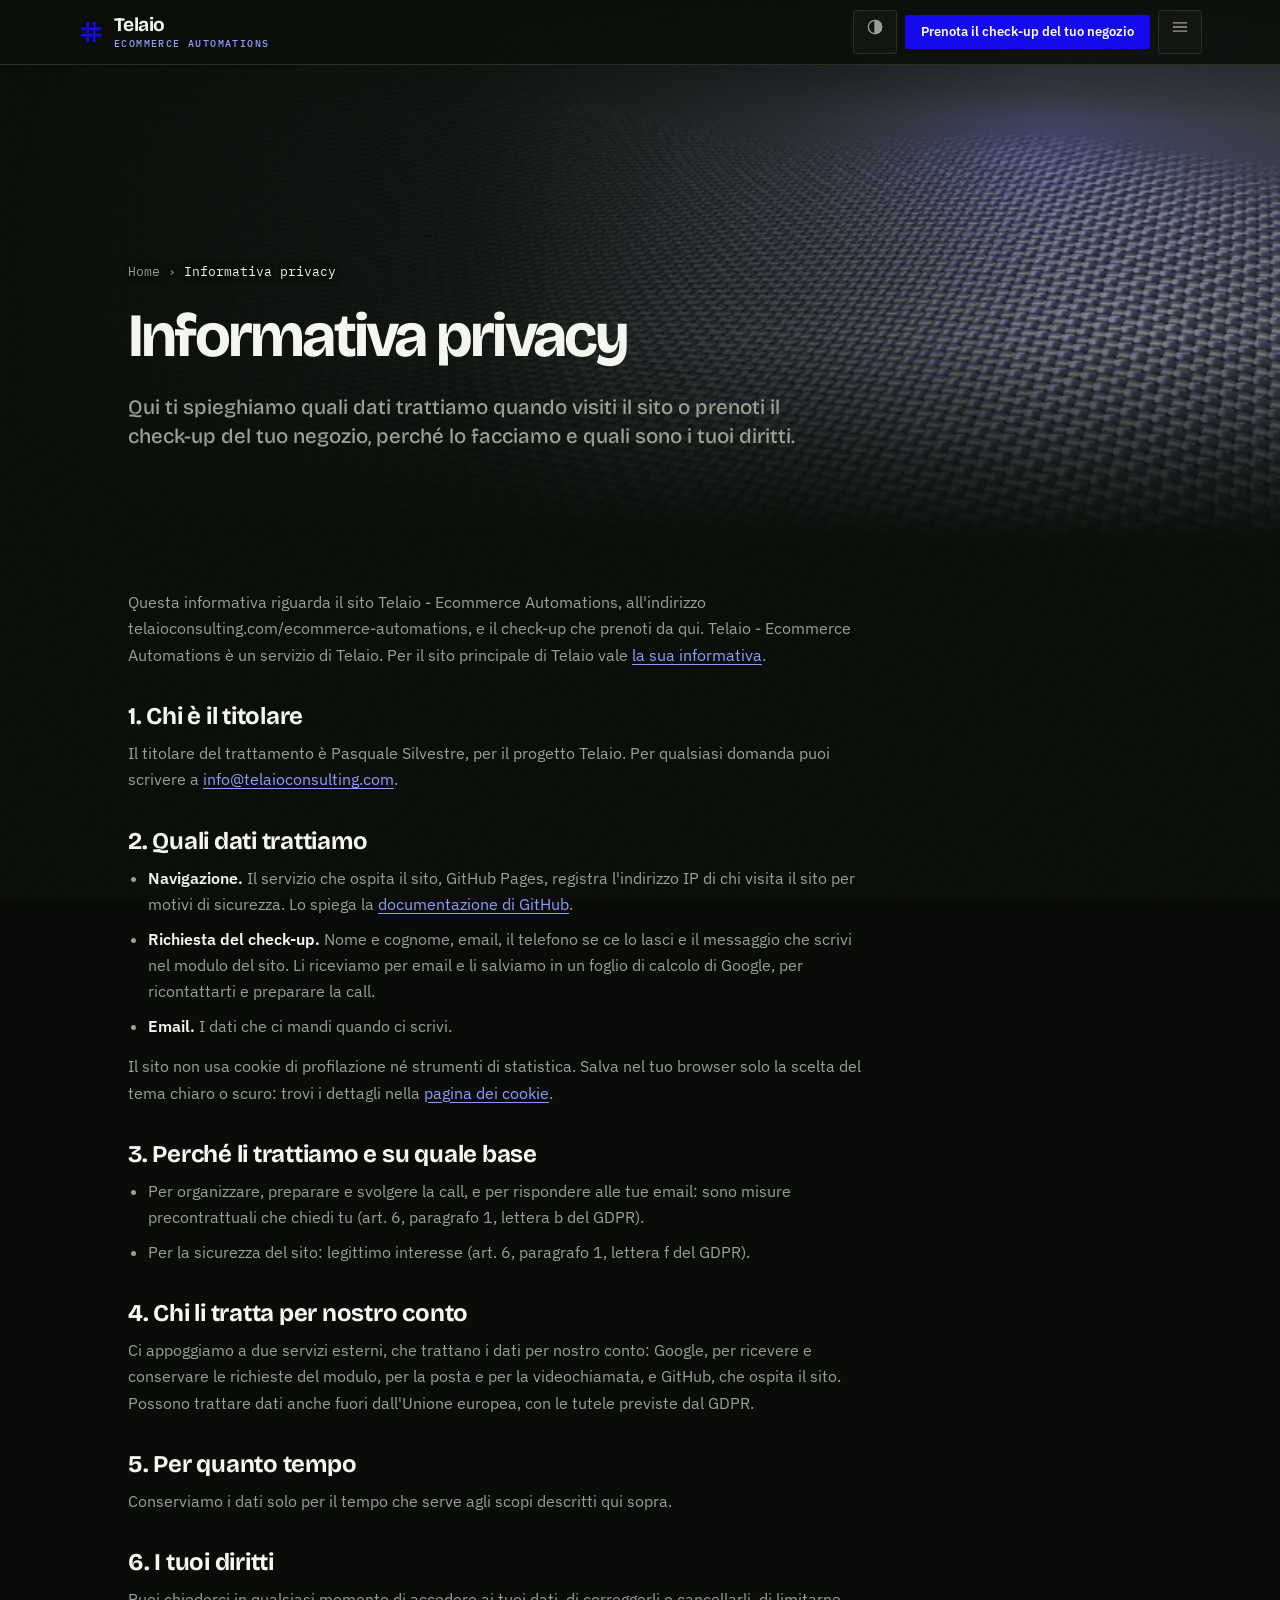
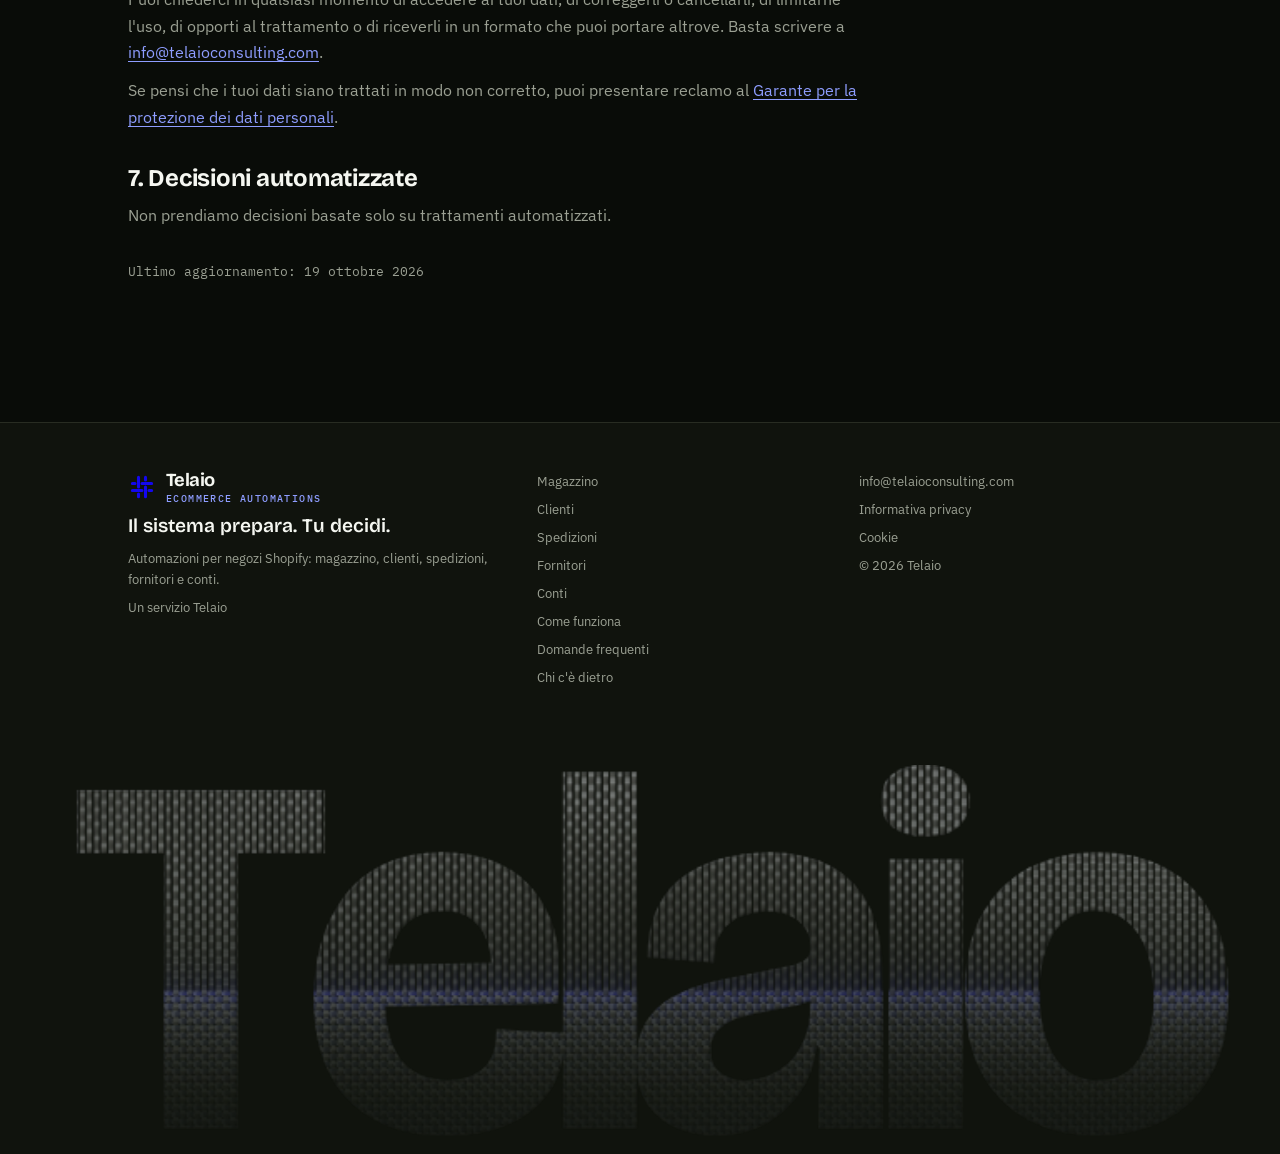
<file: privacy/index.html>
<!doctype html>
<html lang="it">
<head>
  <meta charset="utf-8">
  <meta name="viewport" content="width=device-width, initial-scale=1">
  <title>Informativa privacy | Telaio - Ecommerce Automations</title>
  <meta name="description" content="Come trattiamo i dati di chi visita il sito e prenota il check-up del negozio: quali dati, perché, per quanto tempo e come esercitare i tuoi diritti.">
  <meta name="theme-color" content="#090C08">
  <meta name="robots" content="index, follow">
  <link rel="canonical" href="https://telaioconsulting.com/ecommerce-automations/privacy/">

  <meta property="og:title" content="Informativa privacy | Telaio - Ecommerce Automations">
  <meta property="og:description" content="Quali dati trattiamo, perché, per quanto tempo e come esercitare i tuoi diritti.">
  <meta property="og:type" content="website">
  <meta property="og:url" content="https://telaioconsulting.com/ecommerce-automations/privacy/">
  <meta property="og:locale" content="it_IT">
  <meta property="og:site_name" content="Telaio - Ecommerce Automations">
  <meta property="og:image" content="https://telaioconsulting.com/ecommerce-automations/assets/og-telaio.png">
  <meta name="twitter:card" content="summary_large_image">
  <meta name="twitter:title" content="Informativa privacy | Telaio - Ecommerce Automations">
  <meta name="twitter:description" content="Quali dati trattiamo, perché e come esercitare i tuoi diritti.">
  <meta name="twitter:image" content="https://telaioconsulting.com/ecommerce-automations/assets/og-telaio.png">

  <link rel="icon" type="image/png" href="../assets/telaio-logo-512.png">
  <link rel="preload" href="../assets/fonts/bricolage-grotesque-500-700-latin.woff2" as="font" type="font/woff2" crossorigin>
  <link rel="preload" href="../assets/fonts/ibm-plex-sans-400-600-latin.woff2" as="font" type="font/woff2" crossorigin>
  <!-- cambio pagina col filo (motion.css): la richiesta al browser sta in cima, prima di ogni script,
       altrimenti la pagina nuova può controllarla prima che arrivino i fogli di stile e annullare il passaggio -->
  <style>@media (prefers-reduced-motion: no-preference) { @view-transition { navigation: auto; types: p-filo; } }</style>
  <script>
    (function (r) {
      r.classList.add("js");
      // cambio pagina col filo (motion.css): «pagereveal» dice, prima del primo disegno, se la pagina arriva con la transizione
      addEventListener("pagereveal", function (e) { r.classList.add(e.viewTransition ? "p-filo-arrivo" : "p-rivelata"); });
      // tema chiaro salvato: subito, prima del primo disegno (niente passaggio dal buio al chiaro)
      try { if (localStorage.getItem("telaio-theme") === "light") { r.setAttribute("data-theme", "light"); document.querySelector('meta[name="theme-color"]').content = "#F4F5F8"; } } catch (e) {}
      if (!matchMedia("(prefers-reduced-motion: reduce)").matches) r.classList.add("motion");
      // Se gli script non partono, si torna alla pagina statica (tutto visibile).
      setTimeout(function () {
        if (!window.__telaio) r.classList.remove("js");
        if (!window.__motion) r.classList.remove("motion");
      }, 4000);
    })(document.documentElement);
  </script>
  <link rel="stylesheet" href="../style.css">
  <link rel="stylesheet" href="../motion.css">
  <link rel="stylesheet" href="../site.css">

  <script type="application/ld+json">
  {
    "@context": "https://schema.org",
    "@type": "BreadcrumbList",
    "itemListElement": [
      { "@type": "ListItem", "position": 1, "name": "Home", "item": "https://telaioconsulting.com/ecommerce-automations/" },
      { "@type": "ListItem", "position": 2, "name": "Informativa privacy", "item": "https://telaioconsulting.com/ecommerce-automations/privacy/" }
    ]
  }
  </script>
</head>
<body data-page-type="privacy">
  <a class="skip" href="#top">Vai al contenuto</a>

  <svg width="0" height="0" style="position:absolute" aria-hidden="true" focusable="false">
    <symbol id="mk" viewBox="0 0 64 64">
      <g fill="none" stroke="currentColor" stroke-width="7" stroke-linecap="round">
        <path d="M24 10 V32 M24 48 V54"></path>
        <path d="M40 10 V16 M40 32 V54"></path>
        <path d="M10 24 H16 M32 24 H54"></path>
        <path d="M10 40 H32 M48 40 H54"></path>
      </g>
    </symbol>
  </svg>

  <div class="grain" aria-hidden="true"></div>
  <div class="p-progress" aria-hidden="true"></div>

  <header class="top">
    <div class="wrap top-in">
      <a class="brand" href="../" aria-label="Telaio Ecommerce Automations, home">
        <svg class="mk" viewBox="0 0 64 64" aria-hidden="true"><use href="#mk"></use></svg>
        <span class="brand-lockup"><span class="wm">Telaio</span><span class="brand-sub">Ecommerce Automations</span></span>
      </a>
      <nav class="nav" id="nav" aria-label="Navigazione principale">
        <a href="../magazzino/">Magazzino</a>
        <a href="../clienti/">Clienti</a>
        <a href="../spedizioni/">Spedizioni</a>
        <a href="../fornitori/">Fornitori</a>
        <a href="../conti/">Conti</a>
        <a href="../come-funziona/">Come funziona</a>
        <a href="../domande-frequenti/">Domande frequenti</a>
      </nav>
      <div class="top-actions">
        <button class="icon-btn" id="themeBtn" type="button" aria-label="Passa al tema chiaro">◐</button>
        <a class="btn btn-primary btn-sm" href="../check-up/" data-cta="checkup" data-placement="nav">Prenota il check-up del tuo negozio</a>
        <button class="icon-btn menu-btn" id="menuBtn" type="button" aria-label="Apri il menu" aria-expanded="false" aria-controls="nav">≡</button>
      </div>
    </div>
  </header>

  <main id="top">
    <section class="p-hero is-page is-compact">
      <canvas class="p-weave" id="weave" aria-hidden="true"></canvas>
      <div class="p-hero-veil" aria-hidden="true"></div>
      <div class="wrap p-hero-in">
        <nav class="crumbs" data-hero-item aria-label="Percorso"><a href="../">Home</a> <span aria-hidden="true">›</span> <span aria-current="page">Informativa privacy</span></nav>
        <h1 class="p-h1">Informativa privacy</h1>
        <p class="p-hero-lede" data-hero-item>Qui ti spieghiamo quali dati trattiamo quando visiti il sito o prenoti il check-up del tuo negozio, perché lo facciamo e quali sono i tuoi diritti.</p>
      </div>
    </section>

    <section class="wrap p-legal">
      <div class="legal">
        <p>Questa informativa riguarda il sito Telaio - Ecommerce Automations, all'indirizzo telaioconsulting.com/ecommerce-automations, e il check-up che prenoti da qui. Telaio - Ecommerce Automations è un servizio di Telaio. Per il sito principale di Telaio vale <a href="https://telaioconsulting.com/privacy/">la sua informativa</a>.</p>

        <h2>1. Chi è il titolare</h2>
        <p>Il titolare del trattamento è Pasquale Silvestre, per il progetto Telaio. Per qualsiasi domanda puoi scrivere a <a href="mailto:info@telaioconsulting.com" data-email-link>info@telaioconsulting.com</a>.</p>

        <h2>2. Quali dati trattiamo</h2>
        <ul>
          <li><strong>Navigazione.</strong> Il servizio che ospita il sito, GitHub Pages, registra l'indirizzo IP di chi visita il sito per motivi di sicurezza. Lo spiega la <a href="https://docs.github.com/en/pages/getting-started-with-github-pages/about-github-pages#data-collection" target="_blank" rel="noopener">documentazione di GitHub</a>.</li>
          <li><strong>Richiesta del check-up.</strong> Nome e cognome, email, il telefono se ce lo lasci e il messaggio che scrivi nel modulo del sito. Li riceviamo per email e li salviamo in un foglio di calcolo di Google, per ricontattarti e preparare la call.</li>
          <li><strong>Email.</strong> I dati che ci mandi quando ci scrivi.</li>
        </ul>
        <p>Il sito non usa cookie di profilazione né strumenti di statistica. Salva nel tuo browser solo la scelta del tema chiaro o scuro: trovi i dettagli nella <a href="../cookie/">pagina dei cookie</a>.</p>

        <h2>3. Perché li trattiamo e su quale base</h2>
        <ul>
          <li>Per organizzare, preparare e svolgere la call, e per rispondere alle tue email: sono misure precontrattuali che chiedi tu (art. 6, paragrafo 1, lettera b del GDPR).</li>
          <li>Per la sicurezza del sito: legittimo interesse (art. 6, paragrafo 1, lettera f del GDPR).</li>
        </ul>

        <h2>4. Chi li tratta per nostro conto</h2>
        <p>Ci appoggiamo a due servizi esterni, che trattano i dati per nostro conto: Google, per ricevere e conservare le richieste del modulo, per la posta e per la videochiamata, e GitHub, che ospita il sito. Possono trattare dati anche fuori dall'Unione europea, con le tutele previste dal GDPR.</p>

        <h2>5. Per quanto tempo</h2>
        <p>Conserviamo i dati solo per il tempo che serve agli scopi descritti qui sopra.</p>

        <h2>6. I tuoi diritti</h2>
        <p>Puoi chiederci in qualsiasi momento di accedere ai tuoi dati, di correggerli o cancellarli, di limitarne l'uso, di opporti al trattamento o di riceverli in un formato che puoi portare altrove. Basta scrivere a <a href="mailto:info@telaioconsulting.com" data-email-link>info@telaioconsulting.com</a>.</p>
        <p>Se pensi che i tuoi dati siano trattati in modo non corretto, puoi presentare reclamo al <a href="https://www.garanteprivacy.it" target="_blank" rel="noopener">Garante per la protezione dei dati personali</a>.</p>

        <h2>7. Decisioni automatizzate</h2>
        <p>Non prendiamo decisioni basate solo su trattamenti automatizzati.</p>

        <p class="updated">Ultimo aggiornamento: 19 ottobre 2026</p>
      </div>
    </section>

  </main>

  <div class="mobile-bar"><a class="btn btn-primary btn-block" href="../check-up/" data-cta="checkup" data-placement="mobile_bar">Prenota il check-up del tuo negozio</a></div>

  <footer class="p-footer">
    <div class="wrap foot-in foot-grid">
      <div class="foot-col">
        <div class="foot-brand">
          <svg class="mk" viewBox="0 0 64 64" aria-hidden="true"><use href="#mk"></use></svg>
          <span class="brand-lockup"><span class="wm">Telaio</span><span class="brand-sub">Ecommerce Automations</span></span>
        </div>
        <span class="foot-tag">Il sistema prepara. Tu decidi.</span>
        <span>Automazioni per negozi Shopify: magazzino, clienti, spedizioni, fornitori e conti.</span>
        <a class="foot-endorse" href="https://telaioconsulting.com/">Un servizio Telaio</a>
      </div>
      <nav class="foot-col" aria-label="Pagine">
        <a href="../magazzino/">Magazzino</a>
        <a href="../clienti/">Clienti</a>
        <a href="../spedizioni/">Spedizioni</a>
        <a href="../fornitori/">Fornitori</a>
        <a href="../conti/">Conti</a>
        <a href="../come-funziona/">Come funziona</a>
        <a href="../domande-frequenti/">Domande frequenti</a>
        <a href="../chi-siamo/">Chi c'è dietro</a>
      </nav>
      <div class="foot-col">
        <a href="mailto:info@telaioconsulting.com" data-email-link>info@telaioconsulting.com</a>
        <a href="../privacy/" aria-current="page">Informativa privacy</a>
        <a href="../cookie/">Cookie</a>
        <span>© 2026 Telaio</span>
      </div>
    </div>
    <div class="p-bigword" aria-hidden="true"><span>T</span><span>e</span><span>l</span><span>a</span><span>i</span><span>o</span></div>
  </footer>

  <!-- Librerie di animazione, ospitate nel sito (vedi assets/vendor/README.md) -->
  <script src="../assets/vendor/gsap.min.js"></script>
  <script src="../assets/vendor/ScrollTrigger.min.js"></script>
  <script src="../assets/vendor/SplitText.min.js"></script>
  <script src="../assets/vendor/lenis.min.js"></script>
  <script src="../script.js"></script>
  <script src="../motion.js"></script>
</body>
</html>
</file>
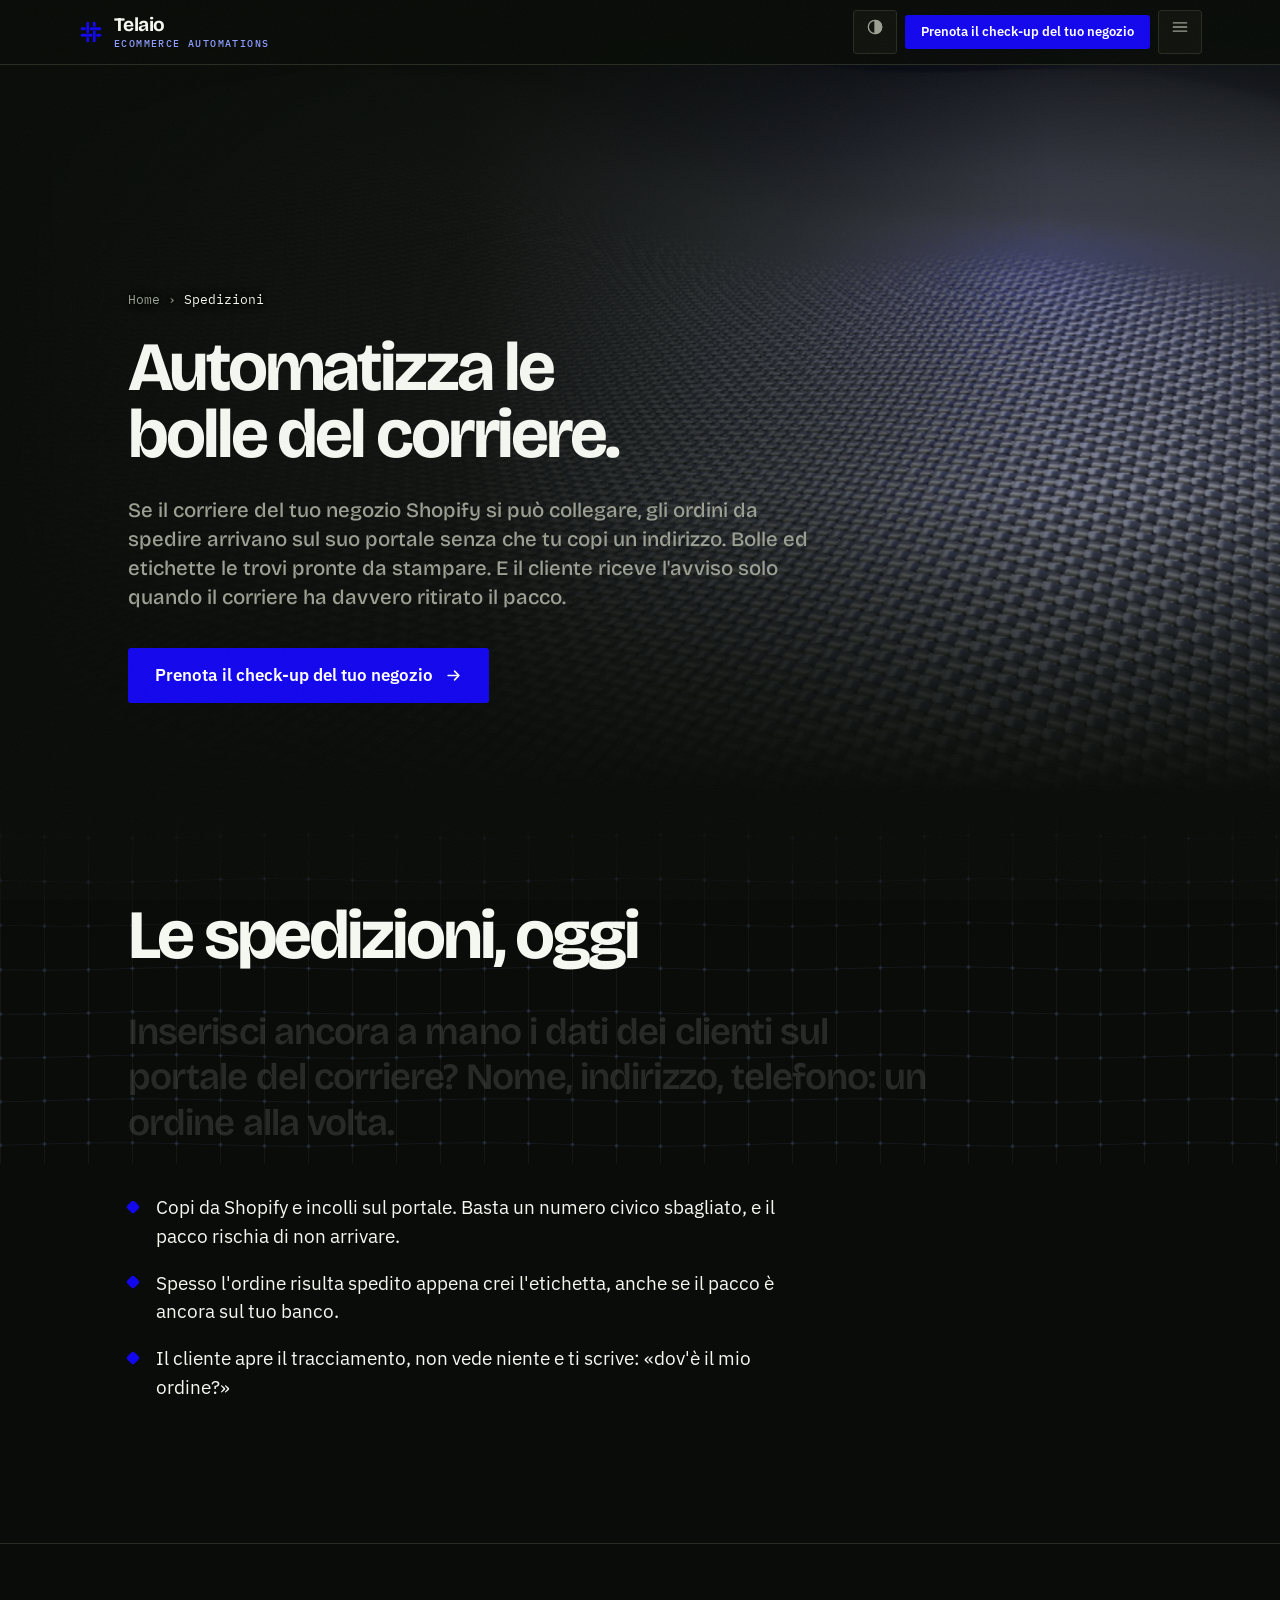
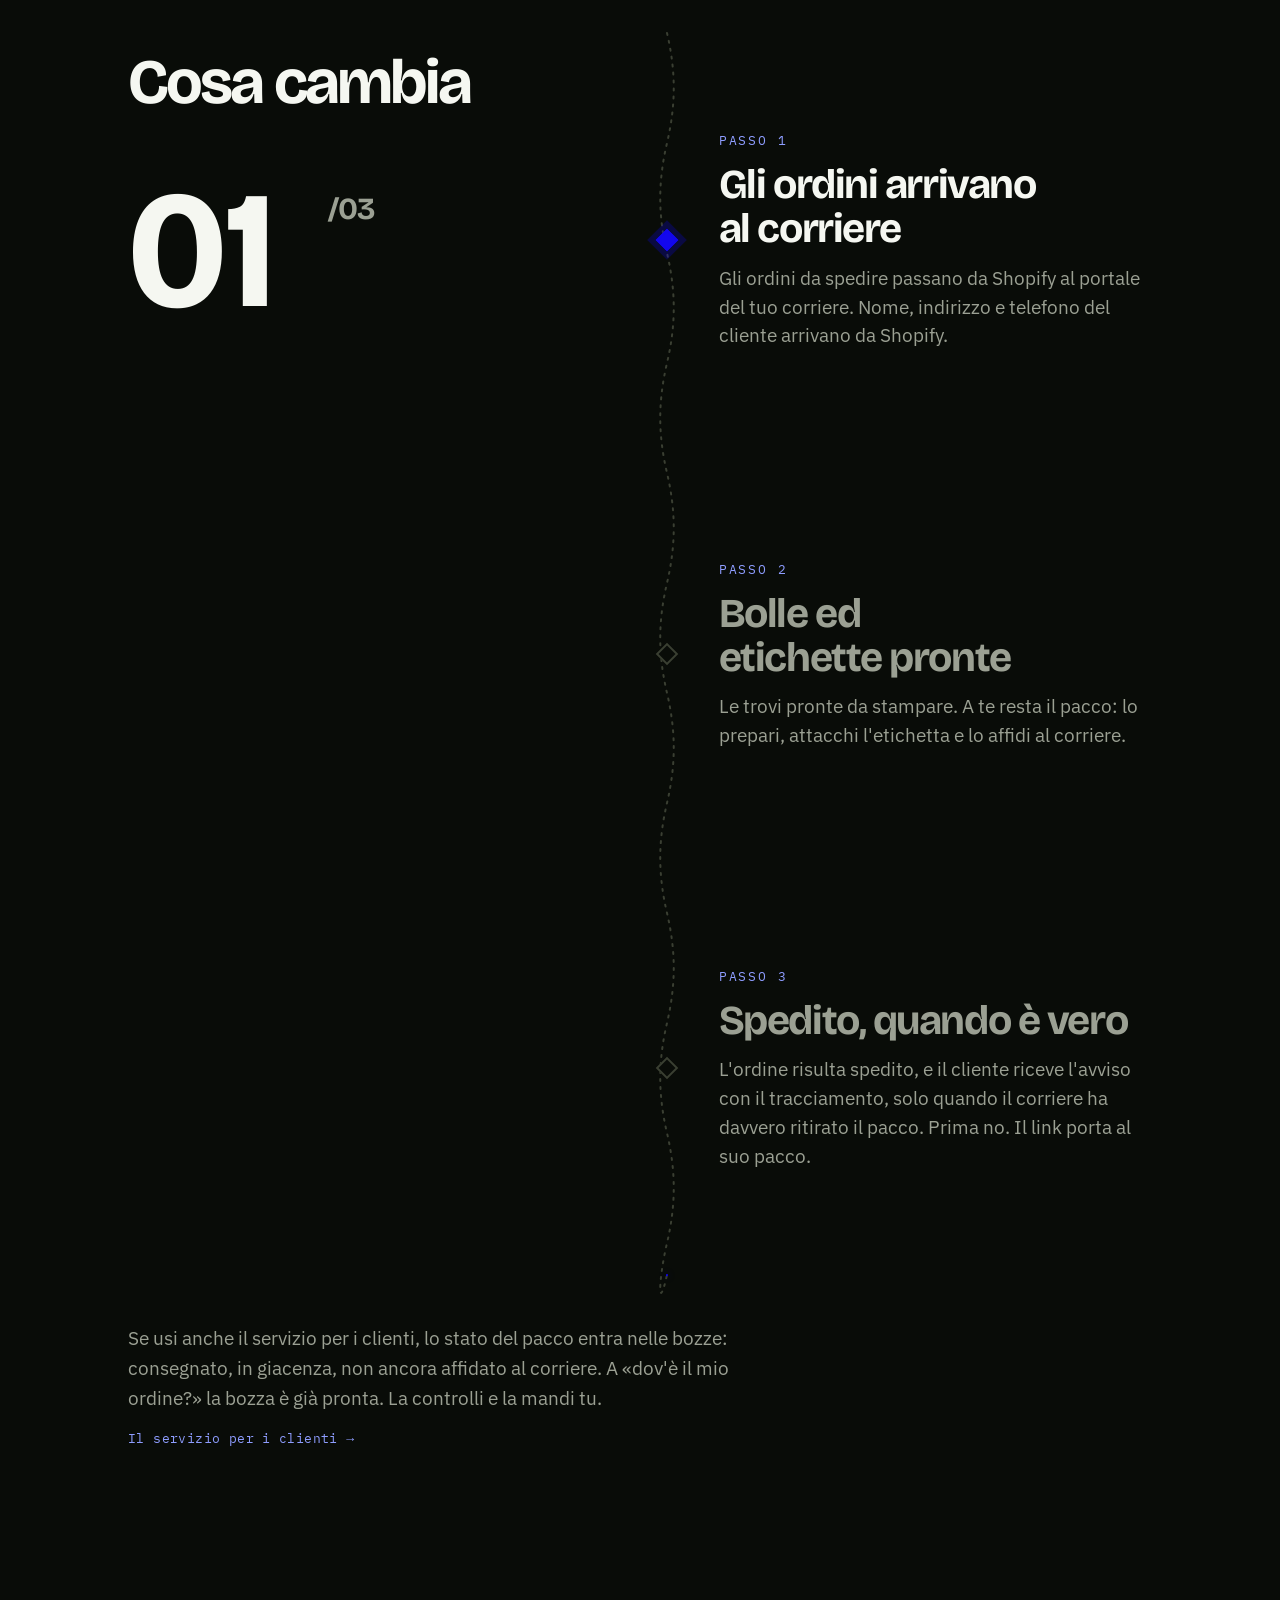
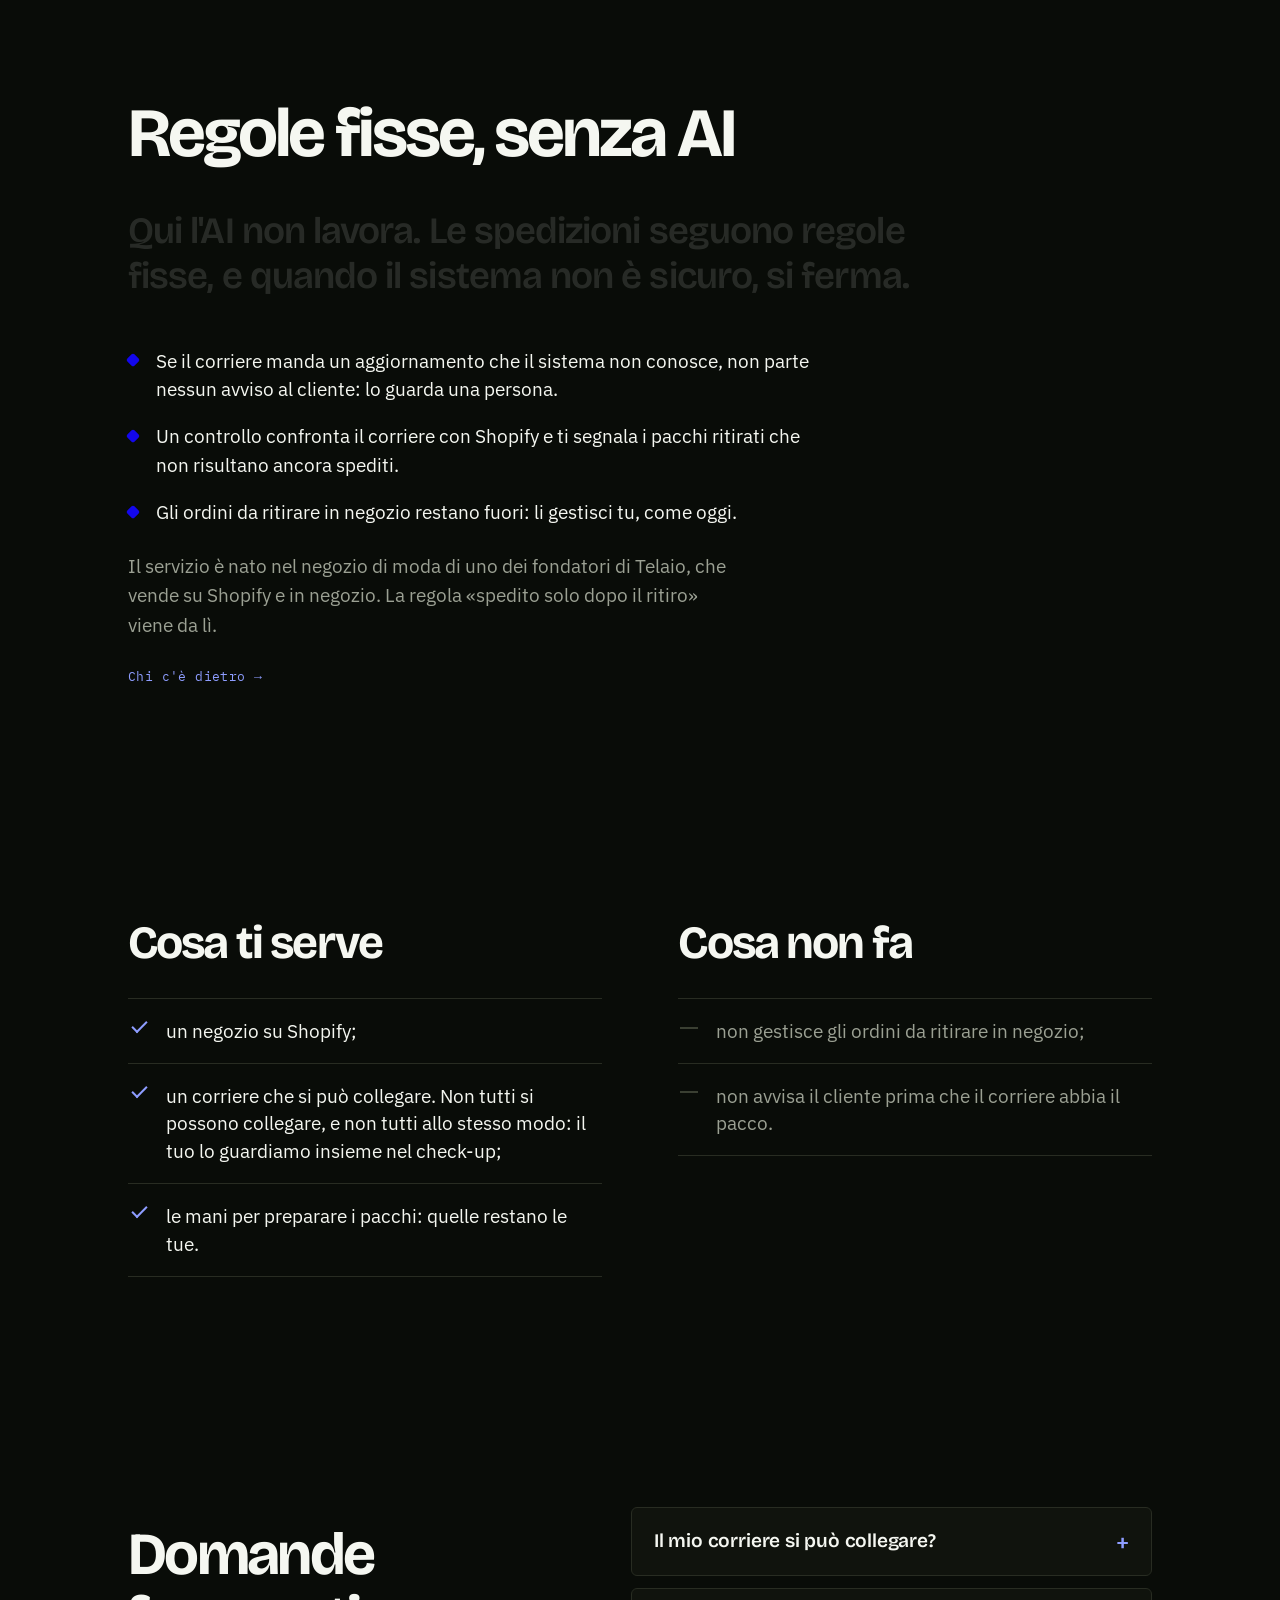
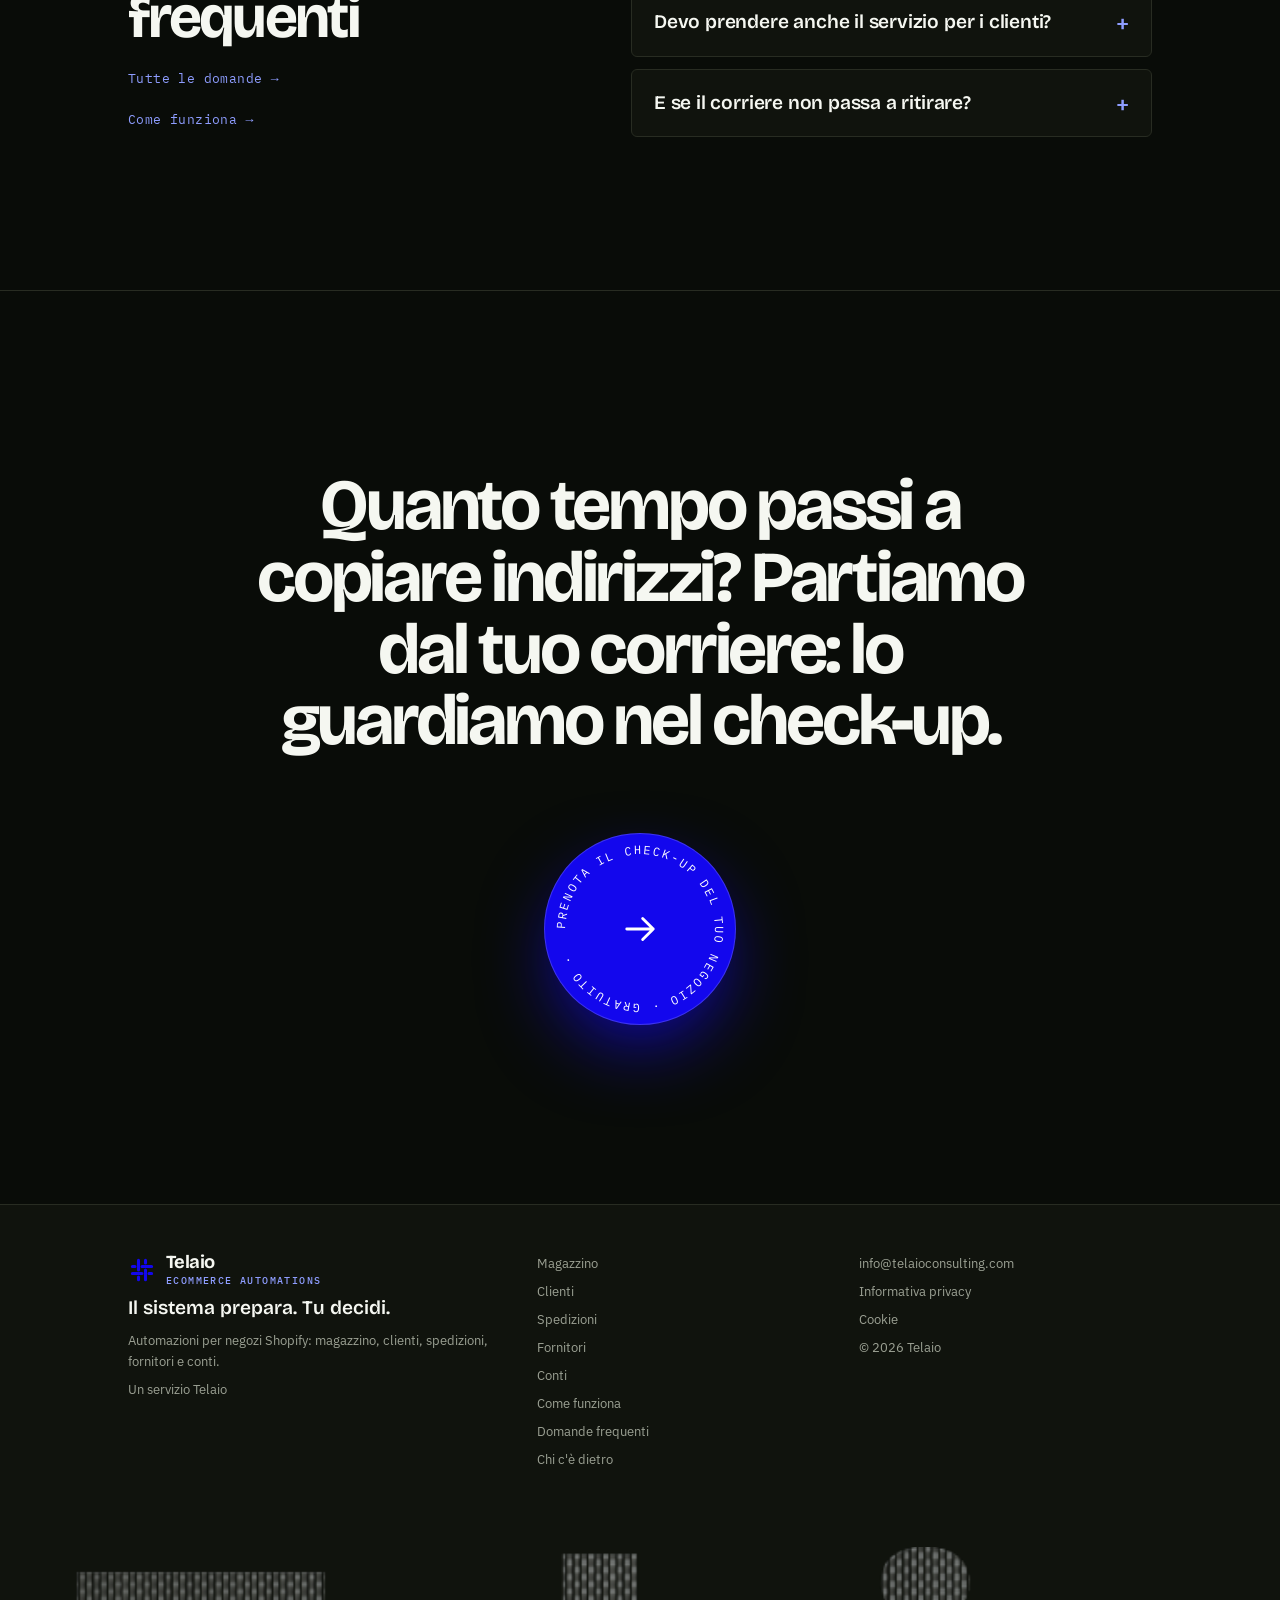
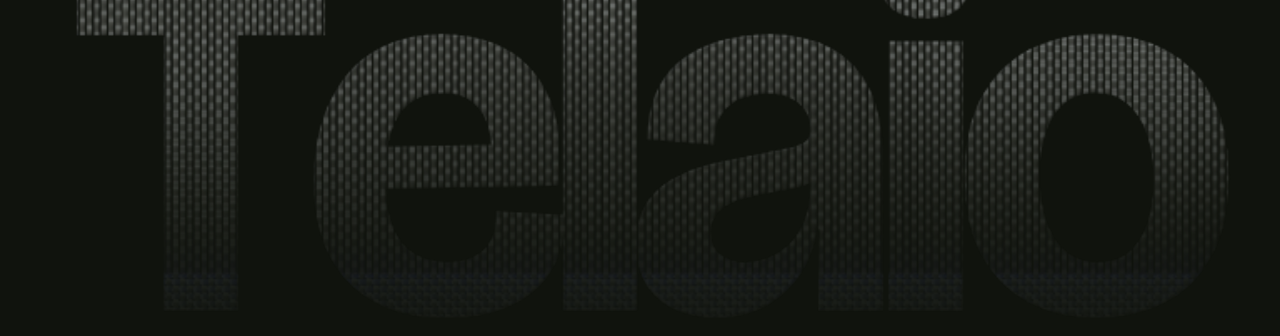
<file: spedizioni/index.html>
<!doctype html>
<html lang="it">
<head>
  <meta charset="utf-8">
  <meta name="viewport" content="width=device-width, initial-scale=1">
  <title>Automatizza le bolle del corriere | Telaio - Ecommerce Automations</title>
  <meta name="description" content="Se il tuo corriere si può collegare, gli ordini Shopify arrivano sul suo portale senza copiare indirizzi. Etichette pronte, e il cliente avvisato solo dopo il ritiro.">
  <meta name="theme-color" content="#090C08">
  <meta name="robots" content="index, follow">
  <link rel="canonical" href="https://telaioconsulting.com/ecommerce-automations/spedizioni/">

  <meta property="og:title" content="Automatizza le bolle del corriere">
  <meta property="og:description" content="Se il tuo corriere si può collegare, gli ordini Shopify arrivano sul suo portale senza copiare indirizzi. Etichette pronte, e il cliente avvisato solo dopo il ritiro.">
  <meta property="og:type" content="website">
  <meta property="og:url" content="https://telaioconsulting.com/ecommerce-automations/spedizioni/">
  <meta property="og:locale" content="it_IT">
  <meta property="og:site_name" content="Telaio - Ecommerce Automations">
  <meta property="og:image" content="https://telaioconsulting.com/ecommerce-automations/assets/og-telaio.png">
  <meta name="twitter:card" content="summary_large_image">
  <meta name="twitter:title" content="Automatizza le bolle del corriere">
  <meta name="twitter:description" content="Se il tuo corriere si può collegare, gli ordini Shopify arrivano sul suo portale senza copiare indirizzi. Etichette pronte, e il cliente avvisato solo dopo il ritiro.">
  <meta name="twitter:image" content="https://telaioconsulting.com/ecommerce-automations/assets/og-telaio.png">

  <link rel="icon" type="image/png" href="../assets/telaio-logo-512.png">
  <link rel="preload" href="../assets/fonts/bricolage-grotesque-500-700-latin.woff2" as="font" type="font/woff2" crossorigin>
  <link rel="preload" href="../assets/fonts/ibm-plex-sans-400-600-latin.woff2" as="font" type="font/woff2" crossorigin>
  <!-- cambio pagina col filo (motion.css): la richiesta al browser sta in cima, prima di ogni script,
       altrimenti la pagina nuova può controllarla prima che arrivino i fogli di stile e annullare il passaggio -->
  <style>@media (prefers-reduced-motion: no-preference) { @view-transition { navigation: auto; types: p-filo; } }</style>
  <script>
    (function (r) {
      r.classList.add("js");
      // cambio pagina col filo (motion.css): «pagereveal» dice, prima del primo disegno, se la pagina arriva con la transizione
      addEventListener("pagereveal", function (e) { r.classList.add(e.viewTransition ? "p-filo-arrivo" : "p-rivelata"); });
      // tema chiaro salvato: subito, prima del primo disegno (niente passaggio dal buio al chiaro)
      try { if (localStorage.getItem("telaio-theme") === "light") { r.setAttribute("data-theme", "light"); document.querySelector('meta[name="theme-color"]').content = "#F4F5F8"; } } catch (e) {}
      if (!matchMedia("(prefers-reduced-motion: reduce)").matches) r.classList.add("motion");
      // Se gli script non partono, si torna alla pagina statica (tutto visibile).
      setTimeout(function () {
        if (!window.__telaio) r.classList.remove("js");
        if (!window.__motion) r.classList.remove("motion");
      }, 4000);
    })(document.documentElement);
  </script>
  <link rel="stylesheet" href="../style.css">
  <link rel="stylesheet" href="../motion.css">
  <link rel="stylesheet" href="../site.css">

  <script type="application/ld+json">
  {
    "@context": "https://schema.org",
    "@graph": [
      {
        "@type": "Service",
        "@id": "https://telaioconsulting.com/ecommerce-automations/spedizioni/#service",
        "name": "Spedizioni: automatizza le bolle del corriere",
        "url": "https://telaioconsulting.com/ecommerce-automations/spedizioni/",
        "serviceType": "Automazione delle spedizioni per negozi Shopify",
        "description": "Per i negozi su Shopify, con un corriere che si può collegare: gli ordini da spedire arrivano sul portale del corriere senza copiare indirizzi; bolle ed etichette sono pronte da stampare; l'ordine risulta spedito, e il cliente riceve l'avviso con il tracciamento, solo quando il corriere ha davvero ritirato il pacco. Gli ordini da ritirare in negozio restano fuori. Si può prendere da solo, senza gli altri servizi.",
        "provider": { "@id": "https://telaioconsulting.com/#organization" },
        "brand": { "@id": "https://telaioconsulting.com/#organization" },
        "isRelatedTo": { "@id": "https://telaioconsulting.com/ecommerce-automations/#service" },
        "areaServed": "IT",
        "availableLanguage": "it"
      },
      {
        "@type": "BreadcrumbList",
        "itemListElement": [
          { "@type": "ListItem", "position": 1, "name": "Home", "item": "https://telaioconsulting.com/ecommerce-automations/" },
          { "@type": "ListItem", "position": 2, "name": "Spedizioni", "item": "https://telaioconsulting.com/ecommerce-automations/spedizioni/" }
        ]
      },
      {
        "@type": "Organization",
        "@id": "https://telaioconsulting.com/#organization",
        "name": "Telaio",
        "alternateName": "Telaio Consulting",
        "url": "https://telaioconsulting.com/",
        "logo": "https://telaioconsulting.com/ecommerce-automations/assets/telaio-logo-512.png",
        "email": "info@telaioconsulting.com"
      }
    ]
  }
  </script>
</head>
<body data-page-type="spedizioni">
  <a class="skip" href="#top">Vai al contenuto</a>

  <svg width="0" height="0" style="position:absolute" aria-hidden="true" focusable="false">
    <symbol id="mk" viewBox="0 0 64 64">
      <g fill="none" stroke="currentColor" stroke-width="7" stroke-linecap="round">
        <path d="M24 10 V32 M24 48 V54"></path>
        <path d="M40 10 V16 M40 32 V54"></path>
        <path d="M10 24 H16 M32 24 H54"></path>
        <path d="M10 40 H32 M48 40 H54"></path>
      </g>
    </symbol>
  </svg>

  <div class="grain" aria-hidden="true"></div>
  <div class="p-progress" aria-hidden="true"></div>

  <header class="top">
    <div class="wrap top-in">
      <a class="brand" href="../" aria-label="Telaio Ecommerce Automations, home">
        <svg class="mk" viewBox="0 0 64 64" aria-hidden="true"><use href="#mk"></use></svg>
        <span class="brand-lockup"><span class="wm">Telaio</span><span class="brand-sub">Ecommerce Automations</span></span>
      </a>
      <nav class="nav" id="nav" aria-label="Navigazione principale">
        <a href="../magazzino/">Magazzino</a>
        <a href="../clienti/">Clienti</a>
        <a href="../spedizioni/" aria-current="page">Spedizioni</a>
        <a href="../fornitori/">Fornitori</a>
        <a href="../conti/">Conti</a>
        <a href="../come-funziona/">Come funziona</a>
        <a href="../domande-frequenti/">Domande frequenti</a>
      </nav>
      <div class="top-actions">
        <button class="icon-btn" id="themeBtn" type="button" aria-label="Passa al tema chiaro">◐</button>
        <a class="btn btn-primary btn-sm" href="../check-up/" data-cta="checkup" data-placement="nav">Prenota il check-up del tuo negozio</a>
        <button class="icon-btn menu-btn" id="menuBtn" type="button" aria-label="Apri il menu" aria-expanded="false" aria-controls="nav">≡</button>
      </div>
    </div>
  </header>

  <main id="top">

    <section class="p-hero is-page">
      <canvas class="p-weave" id="weave" aria-hidden="true"></canvas>
      <div class="p-hero-veil" aria-hidden="true"></div>
      <div class="wrap p-hero-in">
        <nav class="crumbs" aria-label="Percorso" data-hero-item><a href="../">Home</a> <span aria-hidden="true">›</span> <span aria-current="page">Spedizioni</span></nav>
        <h1 class="p-h1">Automatizza le bolle del corriere.</h1>
        <p class="p-hero-lede" data-hero-item>Se il corriere del tuo negozio Shopify si può collegare, gli ordini da spedire arrivano sul suo portale senza che tu copi un indirizzo. Bolle ed etichette le trovi pronte da stampare. E il cliente riceve l'avviso solo quando il corriere ha davvero ritirato il pacco.</p>
        <div class="p-hero-cta" data-hero-item>
          <a class="btn btn-primary p-btn-xl" data-magnetic href="../check-up/" data-cta="checkup" data-placement="hero">Prenota il check-up del tuo negozio <span class="p-arr" aria-hidden="true">→</span></a>
        </div>
      </div>
    </section>

    <!-- Le spedizioni, oggi -->
    <section class="p-sec p-ai" style="padding-top:clamp(48px,7vw,96px)">
      <div class="wrap">
        <header class="p-head" style="margin-bottom:clamp(24px,3vw,36px)">
          <h2 class="p-h2" data-split>Le spedizioni, oggi</h2>
        </header>
        <p class="p-statement" data-scrub>Inserisci ancora a mano i dati dei clienti sul portale del corriere? Nome, indirizzo, telefono: un ordine alla volta.</p>
        <ul class="ticks" data-reveal>
          <li>Copi da Shopify e incolli sul portale. Basta un numero civico sbagliato, e il pacco rischia di non arrivare.</li>
          <li>Spesso l'ordine risulta spedito appena crei l'etichetta, anche se il pacco è ancora sul tuo banco.</li>
          <li>Il cliente apre il tracciamento, non vede niente e ti scrive: «dov'è il mio ordine?»</li>
        </ul>
      </div>
    </section>

    <!-- Cosa cambia -->
    <section class="p-sec p-method">
      <div class="wrap p-method-grid">
        <div class="p-method-side">
          <h2 class="p-h2" data-split>Cosa cambia</h2>
          <div class="p-counter" aria-hidden="true">
            <span class="p-counter-win"><span class="p-counter-reel"><i>01</i><i>02</i><i>03</i></span></span>
            <span class="p-counter-tot">/03</span>
          </div>
        </div>
        <div class="p-steps">
          <svg class="p-thread" aria-hidden="true"><path class="bg"/><path class="fg"/></svg>
          <ol class="p-steps-list">
            <li class="p-step"><span class="p-step-node" aria-hidden="true"></span><span class="p-step-n">Passo 1</span><h3>Gli ordini arrivano al corriere</h3><p>Gli ordini da spedire passano da Shopify al portale del tuo corriere. Nome, indirizzo e telefono del cliente arrivano da Shopify.</p></li>
            <li class="p-step"><span class="p-step-node" aria-hidden="true"></span><span class="p-step-n">Passo 2</span><h3>Bolle ed etichette pronte</h3><p>Le trovi pronte da stampare. A te resta il pacco: lo prepari, attacchi l'etichetta e lo affidi al corriere.</p></li>
            <li class="p-step"><span class="p-step-node" aria-hidden="true"></span><span class="p-step-n">Passo 3</span><h3>Spedito, quando è vero</h3><p>L'ordine risulta spedito, e il cliente riceve l'avviso con il tracciamento, solo quando il corriere ha davvero ritirato il pacco. Prima no. Il link porta al suo pacco.</p></li>
          </ol>
        </div>
      </div>
      <div class="wrap p-method-foot">
        <p class="lede" data-reveal style="max-width:56ch">Se usi anche il servizio per i clienti, lo stato del pacco entra nelle bozze: consegnato, in giacenza, non ancora affidato al corriere. A «dov'è il mio ordine?» la bozza è già pronta. La controlli e la mandi tu.</p>
        <p data-reveal><a class="arrow-link" href="../clienti/">Il servizio per i clienti →</a></p>
      </div>
    </section>

    <!-- Regole fisse -->
    <section class="p-sec p-ai">
      <div class="wrap">
        <header class="p-head" style="margin-bottom:clamp(24px,3vw,36px)">
          <h2 class="p-h2" data-split>Regole fisse, senza AI</h2>
        </header>
        <p class="p-statement" data-scrub>Qui l'AI non lavora. Le spedizioni seguono regole fisse, e quando il sistema non è sicuro, si ferma.</p>
        <ul class="ticks" data-reveal>
          <li>Se il corriere manda un aggiornamento che il sistema non conosce, non parte nessun avviso al cliente: lo guarda una persona.</li>
          <li>Un controllo confronta il corriere con Shopify e ti segnala i pacchi ritirati che non risultano ancora spediti.</li>
          <li>Gli ordini da ritirare in negozio restano fuori: li gestisci tu, come oggi.</li>
        </ul>
        <p class="lede p-origin-note" data-reveal>Il servizio è nato nel negozio di moda di uno dei fondatori di Telaio, che vende su Shopify e in negozio. La regola «spedito solo dopo il ritiro» viene da lì.</p>
        <p data-reveal style="margin-top:18px"><a class="arrow-link" href="../chi-siamo/">Chi c'è dietro →</a></p>
      </div>
    </section>

    <!-- Cosa ti serve, cosa non fa -->
    <section class="p-sec">
      <div class="wrap p-lists">
        <div class="p-list yes" data-reveal>
          <h2>Cosa ti serve</h2>
          <ul>
            <li>un negozio su Shopify;</li>
            <li>un corriere che si può collegare. Non tutti si possono collegare, e non tutti allo stesso modo: il tuo lo guardiamo insieme nel check-up;</li>
            <li>le mani per preparare i pacchi: quelle restano le tue.</li>
          </ul>
        </div>
        <div class="p-list no" data-reveal>
          <h2>Cosa non fa</h2>
          <ul>
            <li>non gestisce gli ordini da ritirare in negozio;</li>
            <li>non avvisa il cliente prima che il corriere abbia il pacco.</li>
          </ul>
        </div>
      </div>
    </section>

    <!-- Domande frequenti -->
    <section id="faq" class="p-sec">
      <div class="wrap p-split">
        <div class="p-split-side">
          <h2 class="p-h2" data-split>Domande frequenti</h2>
          <p data-reveal><a class="arrow-link" href="../domande-frequenti/">Tutte le domande →</a></p>
          <p data-reveal><a class="arrow-link" href="../come-funziona/">Come funziona →</a></p>
        </div>
        <div>
          <details class="qa" data-reveal data-question-id="spedizioni-corriere"><summary>Il mio corriere si può collegare?</summary><div class="a"><p>Dipende dal corriere e da come lavori con lui. Non tutti si possono collegare, e non tutti allo stesso modo. Lo guardiamo insieme nel check-up, prima di iniziare: se il tuo non si può, te lo diciamo subito.</p></div></details>
          <details class="qa" data-reveal data-question-id="spedizioni-standalone"><summary>Devo prendere anche il servizio per i clienti?</summary><div class="a"><p>No. Le spedizioni sono un servizio a sé, e puoi partire solo da queste. Se poi aggiungi il servizio per i clienti, lo stato del pacco entra nelle bozze.</p></div></details>
          <details class="qa" data-reveal data-question-id="spedizioni-ritiro-mancato"><summary>E se il corriere non passa a ritirare?</summary><div class="a"><p>L'ordine resta da spedire, e il cliente non riceve nessun avviso. Risulta spedito solo quando il corriere ha davvero ritirato il pacco.</p></div></details>
        </div>
      </div>
    </section>

    <!-- Chiusura -->
    <section class="p-final">
      <div class="p-final-glow" aria-hidden="true"></div>
      <div class="wrap">
        <h2 class="p-final-h" data-split>Quanto tempo passi a copiare indirizzi? Partiamo dal tuo corriere: lo guardiamo nel check-up.</h2>
        <a class="p-orb" data-magnetic href="../check-up/" data-cta="checkup" data-placement="final" aria-label="Prenota il check-up del tuo negozio">
          <svg class="p-orb-ring" viewBox="0 0 200 200" aria-hidden="true">
            <defs><path id="orbPath" d="M100,100 m-78,0 a78,78 0 1,1 156,0 a78,78 0 1,1 -156,0"/></defs>
            <text><textPath href="#orbPath">Prenota il check-up del tuo negozio · Gratuito · </textPath></text>
          </svg>
          <span class="p-orb-arr" aria-hidden="true">→</span>
        </a>
      </div>
    </section>
  </main>

  <div class="mobile-bar"><a class="btn btn-primary btn-block" href="../check-up/" data-cta="checkup" data-placement="mobile_bar">Prenota il check-up del tuo negozio</a></div>

  <footer class="p-footer">
    <div class="wrap foot-in foot-grid">
      <div class="foot-col">
        <div class="foot-brand">
          <svg class="mk" viewBox="0 0 64 64" aria-hidden="true"><use href="#mk"></use></svg>
          <span class="brand-lockup"><span class="wm">Telaio</span><span class="brand-sub">Ecommerce Automations</span></span>
        </div>
        <span class="foot-tag">Il sistema prepara. Tu decidi.</span>
        <span>Automazioni per negozi Shopify: magazzino, clienti, spedizioni, fornitori e conti.</span>
        <a class="foot-endorse" href="https://telaioconsulting.com/">Un servizio Telaio</a>
      </div>
      <nav class="foot-col" aria-label="Pagine">
        <a href="../magazzino/">Magazzino</a>
        <a href="../clienti/">Clienti</a>
        <a href="../spedizioni/">Spedizioni</a>
        <a href="../fornitori/">Fornitori</a>
        <a href="../conti/">Conti</a>
        <a href="../come-funziona/">Come funziona</a>
        <a href="../domande-frequenti/">Domande frequenti</a>
        <a href="../chi-siamo/">Chi c'è dietro</a>
      </nav>
      <div class="foot-col">
        <a href="mailto:info@telaioconsulting.com" data-email-link>info@telaioconsulting.com</a>
        <a href="../privacy/">Informativa privacy</a>
        <a href="../cookie/">Cookie</a>
        <span>© 2026 Telaio</span>
      </div>
    </div>
    <div class="p-bigword" aria-hidden="true"><span>T</span><span>e</span><span>l</span><span>a</span><span>i</span><span>o</span></div>
  </footer>

  <!-- Librerie di animazione, ospitate nel sito (vedi assets/vendor/README.md) -->
  <script src="../assets/vendor/gsap.min.js"></script>
  <script src="../assets/vendor/ScrollTrigger.min.js"></script>
  <script src="../assets/vendor/SplitText.min.js"></script>
  <script src="../assets/vendor/lenis.min.js"></script>
  <script src="../script.js"></script>
  <script src="../motion.js"></script>
</body>
</html>
</file>
<file: style.css>
/* ============================================================
   TELAIO CONSULTING - Sito vetrina
   Identità dal Brand Book "Telaio" (concept: Trama / ordito+trama).
   Sistema dark-first. Blu brand unico: #1307ED.
   Font: Bricolage Grotesque (display) · IBM Plex Sans (testo) · IBM Plex Mono (utility)
   ============================================================ */

/* ---- Font ospitati nel sito (WOFF2, latin + latin-ext, solo i pesi usati).
        Licenza SIL Open Font License: vedi assets/fonts/OFL-*.txt ---- */
@font-face {
  font-family: "Bricolage Grotesque";
  font-style: normal;
  font-weight: 500 700;
  font-stretch: 100%;
  font-display: swap;
  src: url("assets/fonts/bricolage-grotesque-500-700-latin-ext.woff2") format("woff2");
  unicode-range: U+0100-02BA, U+02BD-02C5, U+02C7-02CC, U+02CE-02D7, U+02DD-02FF, U+0304, U+0308, U+0329, U+1D00-1DBF, U+1E00-1E9F, U+1EF2-1EFF, U+2020, U+20A0-20AB, U+20AD-20C0, U+2113, U+2C60-2C7F, U+A720-A7FF;
}
@font-face {
  font-family: "Bricolage Grotesque";
  font-style: normal;
  font-weight: 500 700;
  font-stretch: 100%;
  font-display: swap;
  src: url("assets/fonts/bricolage-grotesque-500-700-latin.woff2") format("woff2");
  unicode-range: U+0000-00FF, U+0131, U+0152-0153, U+02BB-02BC, U+02C6, U+02DA, U+02DC, U+0304, U+0308, U+0329, U+2000-206F, U+20AC, U+2122, U+2191, U+2193, U+2212, U+2215, U+FEFF, U+FFFD;
}
@font-face {
  font-family: "IBM Plex Mono";
  font-style: normal;
  font-weight: 400;
  font-display: swap;
  src: url("assets/fonts/ibm-plex-mono-400-latin-ext.woff2") format("woff2");
  unicode-range: U+0100-02BA, U+02BD-02C5, U+02C7-02CC, U+02CE-02D7, U+02DD-02FF, U+0304, U+0308, U+0329, U+1D00-1DBF, U+1E00-1E9F, U+1EF2-1EFF, U+2020, U+20A0-20AB, U+20AD-20C0, U+2113, U+2C60-2C7F, U+A720-A7FF;
}
@font-face {
  font-family: "IBM Plex Mono";
  font-style: normal;
  font-weight: 400;
  font-display: swap;
  src: url("assets/fonts/ibm-plex-mono-400-latin.woff2") format("woff2");
  unicode-range: U+0000-00FF, U+0131, U+0152-0153, U+02BB-02BC, U+02C6, U+02DA, U+02DC, U+0304, U+0308, U+0329, U+2000-206F, U+20AC, U+2122, U+2191, U+2193, U+2212, U+2215, U+FEFF, U+FFFD;
}
@font-face {
  font-family: "IBM Plex Mono";
  font-style: normal;
  font-weight: 500;
  font-display: swap;
  src: url("assets/fonts/ibm-plex-mono-500-latin-ext.woff2") format("woff2");
  unicode-range: U+0100-02BA, U+02BD-02C5, U+02C7-02CC, U+02CE-02D7, U+02DD-02FF, U+0304, U+0308, U+0329, U+1D00-1DBF, U+1E00-1E9F, U+1EF2-1EFF, U+2020, U+20A0-20AB, U+20AD-20C0, U+2113, U+2C60-2C7F, U+A720-A7FF;
}
@font-face {
  font-family: "IBM Plex Mono";
  font-style: normal;
  font-weight: 500;
  font-display: swap;
  src: url("assets/fonts/ibm-plex-mono-500-latin.woff2") format("woff2");
  unicode-range: U+0000-00FF, U+0131, U+0152-0153, U+02BB-02BC, U+02C6, U+02DA, U+02DC, U+0304, U+0308, U+0329, U+2000-206F, U+20AC, U+2122, U+2191, U+2193, U+2212, U+2215, U+FEFF, U+FFFD;
}
@font-face {
  font-family: "IBM Plex Mono";
  font-style: normal;
  font-weight: 600;
  font-display: swap;
  src: url("assets/fonts/ibm-plex-mono-600-latin-ext.woff2") format("woff2");
  unicode-range: U+0100-02BA, U+02BD-02C5, U+02C7-02CC, U+02CE-02D7, U+02DD-02FF, U+0304, U+0308, U+0329, U+1D00-1DBF, U+1E00-1E9F, U+1EF2-1EFF, U+2020, U+20A0-20AB, U+20AD-20C0, U+2113, U+2C60-2C7F, U+A720-A7FF;
}
@font-face {
  font-family: "IBM Plex Mono";
  font-style: normal;
  font-weight: 600;
  font-display: swap;
  src: url("assets/fonts/ibm-plex-mono-600-latin.woff2") format("woff2");
  unicode-range: U+0000-00FF, U+0131, U+0152-0153, U+02BB-02BC, U+02C6, U+02DA, U+02DC, U+0304, U+0308, U+0329, U+2000-206F, U+20AC, U+2122, U+2191, U+2193, U+2212, U+2215, U+FEFF, U+FFFD;
}
@font-face {
  font-family: "IBM Plex Sans";
  font-style: normal;
  font-weight: 400 600;
  font-stretch: 100%;
  font-display: swap;
  src: url("assets/fonts/ibm-plex-sans-400-600-latin-ext.woff2") format("woff2");
  unicode-range: U+0100-02BA, U+02BD-02C5, U+02C7-02CC, U+02CE-02D7, U+02DD-02FF, U+0304, U+0308, U+0329, U+1D00-1DBF, U+1E00-1E9F, U+1EF2-1EFF, U+2020, U+20A0-20AB, U+20AD-20C0, U+2113, U+2C60-2C7F, U+A720-A7FF;
}
@font-face {
  font-family: "IBM Plex Sans";
  font-style: normal;
  font-weight: 400 600;
  font-stretch: 100%;
  font-display: swap;
  src: url("assets/fonts/ibm-plex-sans-400-600-latin.woff2") format("woff2");
  unicode-range: U+0000-00FF, U+0131, U+0152-0153, U+02BB-02BC, U+02C6, U+02DA, U+02DC, U+0304, U+0308, U+0329, U+2000-206F, U+20AC, U+2122, U+2191, U+2193, U+2212, U+2215, U+FEFF, U+FFFD;
}

/* ---- Token: tema SCURO (predefinito) ---- */
:root {
  color-scheme: dark;
  --ground:      #090C08;   /* fondo pagina - near-black       */
  --surface:     #10130D;   /* superficie / card               */
  --panel:       #171B12;   /* pannello                        */
  --line:        #282C22;   /* bordo sottile                   */
  --line-strong: #3A3F32;   /* bordo strutturale               */
  --muted:       #9BA093;   /* testo secondario                */
  --ink:         #F5F7F1;   /* testo principale                */
  --brand:       #1307ED;   /* blu brand: fondi, pulsanti, linee (non testo lungo) */
  --brand-soft:  #16193A;   /* tint blu profondo (riempimenti) */
  --brand-lift:  #3f36f5;   /* blu hover leggermente più chiaro*/
  --weft:        #8E9DFF;   /* blu chiaro - etichette e link   */

  --f-display: "Bricolage Grotesque", "Segoe UI", system-ui, sans-serif;
  --f-body:    "IBM Plex Sans", system-ui, -apple-system, sans-serif;
  --f-mono:    "IBM Plex Mono", ui-monospace, "SFMono-Regular", monospace;

  --step--1: 0.82rem;
  --step-0:  1rem;
  --step-1:  1.2rem;
  --step-2:  1.5rem;
  --step-3:  clamp(1.6rem, 2.4vw, 2rem);
  --step-4:  clamp(2rem, 4vw, 3.1rem);
  --step-5:  clamp(3rem, 9.2vw, 7rem);

  /* angoli del brand book (telaio-tokens.css): 3 e 6 px, la pillola solo dove serve */
  --r-sm: 3px; --r-md: 6px; --r-lg: 6px; --r-pill: 999px;
  --tracking-label: .14em;
  --shadow-lg: 0 2px 6px rgba(0,0,0,.5), 0 30px 60px -24px rgba(0,0,0,.85);
  --ease: cubic-bezier(.2,.7,.2,1);
  --maxw: 1120px;
  --read: 62ch;
}

/* ---- Token: tema CHIARO (attivato dal pulsante) ---- */
:root[data-theme="light"] {
  color-scheme: light;
  --ground:      #F4F5F8;
  --surface:     #FFFFFF;
  --panel:       #EAECF1;
  --line:        #DCDFE7;
  --line-strong: #BDC2CE;
  --muted:       #4A5160;   /* più scuro che nel tema scuro: sul fondo chiaro i testi piccoli si leggevano poco (7,3:1) */
  --ink:         #090C08;
  --brand:       #1307ED;
  --brand-soft:  #E1E4FF;
  --brand-lift:  #0f06c4;
  --weft:        #2E3EA8;
  --shadow-lg: 0 2px 6px rgba(9,12,8,.08), 0 26px 54px -24px rgba(9,12,8,.28);
}

/* ---- Reset essenziale ---- */
*, *::before, *::after { box-sizing: border-box; }
html { scroll-behavior: smooth; scroll-padding-top: 82px; }
img { max-width: 100%; display: block; }

body {
  margin: 0;
  background: var(--ground);
  color: var(--ink);
  font-family: var(--f-body);
  font-size: var(--step-0);
  line-height: 1.6;
  -webkit-font-smoothing: antialiased;
  text-rendering: optimizeLegibility;
  overflow-x: hidden;
  transition: background .35s ease, color .35s ease;
}
/* dove c'è la dissolvenza di pagina (startViewTransition in script.js) basta quella */
@supports (view-transition-name: none) { body { transition: none; } }
::view-transition-old(root), ::view-transition-new(root) { animation-duration: .3s; }

h1, h2, h3 {
  font-family: var(--f-display);
  font-weight: 700;
  line-height: 1.08;
  letter-spacing: -.02em;
  text-wrap: balance;
  margin: 0;
}
p { margin: 0; }
a { color: var(--brand); text-underline-offset: 3px; }
strong, b { font-weight: 600; color: var(--ink); }

/* bordo di focus in blu chiaro (--weft): il blu del marchio sul fondo scuro non arrivava al contrasto minimo */
:focus-visible { outline: 2.5px solid var(--weft); outline-offset: 2px; border-radius: 2px; }
html { -webkit-tap-highlight-color: transparent; }
a, button, summary { touch-action: manipulation; }

/* Link «Vai al contenuto»: invisibile finché non lo raggiunge il tasto Tab */
.skip {
  position: absolute; left: 12px; top: -80px; z-index: 400;
  padding: 12px 16px; border-radius: var(--r-sm);
  background: var(--ink); color: var(--ground); font-weight: 600; text-decoration: none;
}
.skip:focus { top: 12px; }

/* ---- Utility ---- */
.wrap { max-width: var(--maxw); margin: 0 auto; padding: 0 clamp(20px, 5vw, 48px); }
.eyebrow {
  display: inline-flex; align-items: center; gap: 14px;
  font-family: var(--f-mono); font-size: var(--step--1); font-weight: 500;
  letter-spacing: var(--tracking-label); text-transform: uppercase; color: var(--weft);
}
.eyebrow::before { content: ""; width: 28px; height: 1px; background: var(--brand); flex: none; }
.lede { font-size: var(--step-1); color: var(--muted); line-height: 1.55; }
.mk { color: var(--brand); flex: none; }

/* Grana finissima globale (solo dark) */
.grain {
  position: fixed; inset: 0; z-index: 200; pointer-events: none; opacity: .035;
  background-image: url("data:image/svg+xml,%3Csvg xmlns='http://www.w3.org/2000/svg' width='150' height='150'%3E%3Cfilter id='n'%3E%3CfeTurbulence type='fractalNoise' baseFrequency='0.85' numOctaves='2' stitchTiles='stitch'/%3E%3C/filter%3E%3Crect width='100%25' height='100%25' filter='url(%23n)'/%3E%3C/svg%3E");
  background-size: 150px 150px;
}
:root[data-theme="light"] .grain { display: none; }

/* Senza JavaScript: niente comandi che non funzionerebbero
   (le pagine restano raggiungibili dai link del piè di pagina).
   La classe .js la mette sull'<html> uno script nell'<head>
   e la toglie se script.js non parte. */
html:not(.js) .menu-btn, html:not(.js) #themeBtn, html:not(.js) .mobile-bar { display: none !important; }
.no-js-only { display: none; }
html:not(.js) .no-js-only, .no-js-only.is-shown { display: block; }

/* ============================================================
   HEADER
   ============================================================ */
.top {
  position: sticky; top: 0; z-index: 60;
  background: color-mix(in srgb, var(--ground) 84%, transparent);
  backdrop-filter: saturate(1.3) blur(10px);
  -webkit-backdrop-filter: saturate(1.3) blur(10px);
  border-bottom: 1px solid var(--line);
}
/* tema chiaro: i testi piccoli in mono, grigi su fondo chiaro, erano troppo sottili; un peso in più */
:root[data-theme="light"] :is(.p-meta, .p-trust, .p-scroll, .p-src, .p-hrow, .p-col span, .crumbs, .lang-link,
  .p-cases-count, .p-final-sub, .p-tl-seg span, .arrow-link, .p-founder .role) { font-weight: 500; }
/* tema chiaro: la testata quasi piena, sopra il blocco blu non diventa più viola */
:root[data-theme="light"] .top { background: color-mix(in srgb, var(--ground) 95%, transparent); }
.top-in { display: flex; align-items: center; gap: 18px; height: 64px; }
.brand { display: inline-flex; align-items: center; gap: 10px; min-height: 44px; text-decoration: none; color: var(--ink); }
.brand .mk { width: 26px; height: 26px; }
.brand .wm { font-family: var(--f-display); font-weight: 700; font-size: 1.2rem; letter-spacing: -.03em; }

.nav { margin-left: auto; display: flex; gap: 2px; }
.nav a {
  position: relative;
  font-size: var(--step--1); color: var(--muted); text-decoration: none;
  padding: 8px 12px; border-radius: var(--r-sm); white-space: nowrap;
  transition: color .15s, background .15s;
}
.nav a:hover { color: var(--ink); background: var(--panel); }
/* pagina corrente */
.nav a[aria-current="page"] { color: var(--ink); }
.nav a[aria-current="page"]::after {
  content: ""; position: absolute; left: 12px; right: 12px; bottom: 2px; height: 2px;
  background: var(--brand); border-radius: 2px;
}

.top-actions { display: flex; align-items: center; gap: 8px; }
.icon-btn {
  width: 44px; height: 44px; display: inline-grid; place-items: center;
  background: var(--surface); color: var(--muted);
  border: 1px solid var(--line); border-radius: var(--r-sm);
  cursor: pointer; font-size: 18px; line-height: 1;
  transition: color .15s, border-color .15s, scale .12s ease-out;
}
.icon-btn:hover { color: var(--ink); border-color: var(--line-strong); }
.menu-btn { display: none; }
/* Icone del tema e del menu disegnate a tratto (come le icone del marchio) invece dei caratteri ◐ ☾ ≡,
   che arrivavano da un font di sistema. Il carattere resta nel pulsante ma non si vede. */
#themeBtn, #menuBtn { font-size: 0; }
#themeBtn::before, #menuBtn::before {
  content: ""; width: 20px; height: 20px; background: currentColor;
  -webkit-mask: var(--i-icon) center / contain no-repeat; mask: var(--i-icon) center / contain no-repeat;
}
#themeBtn { --i-icon: url("data:image/svg+xml,%3Csvg xmlns='http://www.w3.org/2000/svg' viewBox='0 0 24 24' fill='none' stroke='%23000' stroke-width='1.6' stroke-linecap='round' stroke-linejoin='round'%3E%3Ccircle cx='12' cy='12' r='8'/%3E%3Cpath d='M12 4a8 8 0 0 1 0 16z' fill='%23000'/%3E%3C/svg%3E"); }
:root[data-theme="light"] #themeBtn { --i-icon: url("data:image/svg+xml,%3Csvg xmlns='http://www.w3.org/2000/svg' viewBox='0 0 24 24' fill='none' stroke='%23000' stroke-width='1.6' stroke-linecap='round' stroke-linejoin='round'%3E%3Cpath d='M19.5 14.6A8 8 0 1 1 9.4 4.5a6.5 6.5 0 0 0 10.1 10.1z'/%3E%3C/svg%3E"); }
#menuBtn { --i-icon: url("data:image/svg+xml,%3Csvg xmlns='http://www.w3.org/2000/svg' viewBox='0 0 24 24' fill='none' stroke='%23000' stroke-width='1.6' stroke-linecap='round'%3E%3Cpath d='M4 7h16M4 12h16M4 17h16'/%3E%3C/svg%3E"); }
#menuBtn[aria-expanded="true"] { --i-icon: url("data:image/svg+xml,%3Csvg xmlns='http://www.w3.org/2000/svg' viewBox='0 0 24 24' fill='none' stroke='%23000' stroke-width='1.6' stroke-linecap='round'%3E%3Cpath d='M6 6l12 12M18 6L6 18'/%3E%3C/svg%3E"); }

/* Selettore lingua */
.lang { display: inline-flex; align-items: center; gap: 2px; font-family: var(--f-mono); font-size: 12px; }
.lang-link {
  display: inline-flex; align-items: center; justify-content: center; min-width: 44px; min-height: 44px;
  padding: 6px 8px; color: var(--muted); text-decoration: none; border-radius: var(--r-sm); letter-spacing: .06em;
}
.lang-link:hover { color: var(--ink); background: var(--panel); }
.lang-link.is-active { color: var(--ink); font-weight: 600; }

/* ============================================================
   BOTTONI (un solo stile: il pulsante principale)
   ============================================================ */
.btn {
  font-family: var(--f-body); font-weight: 600; font-size: var(--step-0);
  display: inline-flex; align-items: center; justify-content: center; gap: 8px;
  padding: 13px 22px; border-radius: var(--r-sm); border: 1.5px solid transparent;
  text-decoration: none; cursor: pointer; line-height: 1;
  transition: transform .15s ease, background .18s ease, box-shadow .2s ease, scale .12s ease-out;
  -webkit-user-select: none; user-select: none;
}
/* risposta al tocco: il pulsante si abbassa appena (scale, non transform: GSAP usa transform sui pulsanti magnetici) */
.btn:active, .icon-btn:active { scale: .97; }
.btn-sm { padding: 9px 15px; font-size: var(--step--1); white-space: nowrap; }
.btn-primary { background: var(--brand); color: #fff; position: relative; overflow: hidden; }
.btn-primary::after {
  content: ""; position: absolute; inset: 0; pointer-events: none; transform: translateX(-130%);
  background: linear-gradient(105deg, transparent 32%, rgba(255,255,255,.38) 50%, transparent 68%);
}
@media (hover: hover) {
  .btn-primary:hover::after { transform: translateX(130%); transition: transform .7s ease; }
  .btn-primary:hover { background: var(--brand-lift); transform: translateY(-1px); box-shadow: 0 10px 30px -10px rgba(19,7,237,.8); }
}
.btn-block { width: 100%; }

/* Briciole */
.crumbs { font-family: var(--f-mono); font-size: var(--step--1); color: var(--muted); display: flex; gap: 8px; align-items: center; flex-wrap: wrap; padding-top: 10px; }
.crumbs a { color: var(--muted); text-decoration: none; }
.crumbs a:hover { color: var(--ink); }
.crumbs [aria-current="page"] { color: var(--ink); }

/* ============================================================
   SEZIONI
   ============================================================ */
/* Riquadro "in evidenza" */
.callout { border: 1px solid color-mix(in srgb, var(--brand) 40%, var(--line)); background: color-mix(in srgb, var(--brand) 7%, var(--surface)); padding: 18px 22px; border-radius: var(--r-md); color: var(--ink); line-height: 1.55; }

/* Elenchi con il marcatore "nodo" */
.ticks { list-style: none; margin: 0; padding: 0; display: grid; gap: 14px; max-width: 64ch; }
.ticks li { position: relative; padding-left: 28px; color: var(--muted); line-height: 1.5; }
.ticks li::before { content: ""; position: absolute; left: 0; top: .72em; width: 10px; height: 10px; background: var(--brand); border-radius: 2px; transform: translateY(-50%) rotate(45deg); }

/* Prenotazione */
.booking-box { border: 1px solid var(--line-strong); border-radius: var(--r-lg); background: var(--surface); padding: clamp(22px,4vw,36px); }
.booking-box p { color: var(--muted); line-height: 1.55; }
.booking-box .micro { font-family: var(--f-mono); font-size: var(--step--1); margin-top: 14px; }
.booking-box a { color: var(--weft); }
.booking-frame { width: 100%; border: 0; border-radius: var(--r-md); min-height: 640px; background: var(--panel); display: block; }
.booking-meta { margin-top: 16px; font-size: var(--step--1); color: var(--muted); }
.booking-meta a { color: var(--weft); }

/* Modulo del check-up (script.js): nella finestra e nel riquadro della pagina del check-up */
.ck-form { display: grid; gap: 16px; }
.ck-two { display: grid; grid-template-columns: 1fr 1fr; gap: 16px; }
.ck-field { display: grid; gap: 6px; min-width: 0; }
.ck-field label { font-size: var(--step--1); font-weight: 600; color: var(--ink); }
.ck-opt { font-weight: 400; color: var(--muted); }
/* 16 px nei campi: sotto, Safari su iPhone ingrandisce la pagina quando si tocca il campo */
.ck-field input, .ck-field textarea {
  width: 100%; min-height: 48px; padding: 12px 14px; margin: 0;
  font: inherit; font-size: var(--step-0); color: var(--ink); background: var(--ground);
  border: 1px solid var(--line-strong); border-radius: var(--r-sm);
}
.ck-field textarea { min-height: 112px; resize: vertical; line-height: 1.5; }
.ck-field input::placeholder, .ck-field textarea::placeholder { color: var(--muted); opacity: 1; }
.ck-field input:focus-visible, .ck-field textarea:focus-visible { outline-offset: 1px; border-color: transparent; }
.ck-hp { position: absolute; left: -10000px; width: 1px; height: 1px; overflow: hidden; }
.ck-send { margin-top: 4px; }
.ck-form .btn { min-height: 48px; }
.ck-form .btn:disabled { opacity: .72; cursor: progress; }
/* la riga di stato resta sempre nella pagina (i lettori di schermo la annunciano solo se c'era già) */
.ck-status { font-size: var(--step--1); line-height: 1.5; margin-top: 10px; }
.ck-status:empty { margin-top: 0; }
.ck-status.is-error { color: #FFB4A8; }
:root[data-theme="light"] .ck-status.is-error { color: #B3261E; }
.ck-status a, .ck-note a { color: var(--weft); }
.ck-note { font-size: var(--step--1); color: var(--muted); line-height: 1.5; }
.ck-done:focus { outline: none; }
.ck-done-h { font-family: var(--f-display); font-weight: 700; font-size: var(--step-2); letter-spacing: -.01em; line-height: 1.2; color: var(--ink); }
.ck-done p + p { margin-top: 8px; color: var(--muted); line-height: 1.55; }
/* la finestra si chiude da sola dopo il ringraziamento: la barra si svuota nel frattempo (script.js) */
.ck-done-bar { display: block; height: 2px; margin-top: 22px; border-radius: 2px; background: var(--brand); transform-origin: 0 50%; animation: ck-svuota linear forwards; }
@keyframes ck-svuota { to { transform: scaleX(0); } }

.ck-dialog {
  width: min(560px, calc(100vw - 32px)); max-width: calc(100vw - 32px); max-height: calc(100dvh - 32px);
  margin: auto; padding: 0; color: var(--ink); background: var(--surface);
  border: 1px solid var(--line-strong); border-radius: var(--r-lg); box-shadow: var(--shadow-lg);
  overflow: auto; overscroll-behavior: contain;
}
/* con la finestra aperta la pagina sotto resta ferma (classe messa da script.js); al posto della barra di
   scorrimento resta il suo spazio, così la pagina non scatta di lato dove la barra è visibile */
html.ck-open { overflow: hidden; padding-right: var(--ck-gutter, 0px); }
.ck-dialog::backdrop { background: rgba(9, 12, 8, .72); -webkit-backdrop-filter: blur(4px); backdrop-filter: blur(4px); }
:root[data-theme="light"] .ck-dialog::backdrop { background: rgba(9, 12, 8, .45); }
.ck-dialog-in { position: relative; padding: clamp(24px, 5vw, 40px); }
.ck-close { position: absolute; top: 12px; right: 12px; }
.ck-close svg { width: 18px; height: 18px; fill: none; stroke: currentColor; stroke-width: 1.8; stroke-linecap: round; }
.ck-kicker { font-family: var(--f-mono); font-size: var(--step--1); letter-spacing: var(--tracking-label); text-transform: uppercase; color: var(--weft); padding-right: 52px; }
.ck-title { font-size: var(--step-3); margin-top: 12px; padding-right: 40px; }
.ck-lede { margin-top: 10px; color: var(--muted); line-height: 1.55; }
.ck-dialog .ck-form, .ck-dialog .ck-done { margin-top: 24px; }
@media (max-width: 560px) { .ck-two { grid-template-columns: 1fr; } }
/* telefoni bassi: spazi più stretti e messaggio più corto, così «Invia» resta dentro la finestra */
@media (max-height: 720px) {
  .ck-dialog-in { padding-block: 20px; }
  .ck-dialog .ck-title { margin-top: 8px; }
  .ck-dialog .ck-form { margin-top: 16px; gap: 10px; }
  .ck-dialog .ck-two { gap: 10px; }
  .ck-dialog .ck-field textarea { min-height: 56px; height: 56px; }
}

/* Domande a fisarmonica */
.qa { border: 1px solid var(--line); border-radius: var(--r-md); background: var(--surface); margin-bottom: 12px; overflow: hidden; }
.qa > summary { cursor: pointer; list-style: none; padding: 18px 22px; font-family: var(--f-display); font-weight: 600; font-size: var(--step-1); letter-spacing: -.01em; color: var(--ink); display: flex; justify-content: space-between; gap: 16px; align-items: center; }
.qa > summary::-webkit-details-marker { display: none; }
.qa > summary::after { content: "+"; font-family: var(--f-mono); color: var(--weft); font-size: 1.4rem; line-height: 1; flex: none; }
.qa[open] > summary::after { content: "\2013"; }
.qa .a { padding: 0 22px 20px; color: var(--muted); line-height: 1.6; max-width: 72ch; }

/* Testo delle pagine legali */
.legal { max-width: 74ch; }
.legal h2 { font-size: var(--step-2); margin: 36px 0 10px; letter-spacing: -.01em; }
.legal p, .legal li { color: var(--muted); line-height: 1.65; }
.legal p { margin-bottom: 12px; }
.legal ul { padding-left: 20px; display: grid; gap: 8px; margin: 0 0 14px; }
.legal a { color: var(--weft); }
.legal .updated { margin-top: 32px; font-family: var(--f-mono); font-size: var(--step--1); }

/* Link testuale con freccia */
.arrow-link { display: inline-block; margin-top: 8px; color: var(--weft); font-family: var(--f-mono); font-size: var(--step--1); text-decoration: none; letter-spacing: .03em; }
.arrow-link:hover { color: var(--ink); }

/* ============================================================
   BARRA FISSA SU TELEFONO
   ============================================================ */
.mobile-bar {
  position: fixed; left: 0; right: 0; bottom: 0; z-index: 90; display: none;
  padding: 10px clamp(14px,4vw,20px); padding-bottom: calc(10px + env(safe-area-inset-bottom));
  background: color-mix(in srgb, var(--ground) 90%, transparent);
  backdrop-filter: blur(10px); -webkit-backdrop-filter: blur(10px);
  border-top: 1px solid var(--line);
  /* nascosta anche al tasto Tab e ai lettori di schermo, non solo spostata fuori dallo schermo */
  transform: translateY(130%); visibility: hidden; transition: transform .3s var(--ease), visibility 0s .3s;
}
.mobile-bar.show { transform: none; visibility: visible; transition: transform .3s var(--ease); }

/* ============================================================
   FOOTER
   ============================================================ */
footer { border-top: 1px solid var(--line); padding: 48px 0; background: var(--surface); }
.foot-in { display: grid; grid-template-columns: 1.3fr 1fr 1fr; gap: 28px; align-items: start; }
.foot-brand { display: flex; align-items: center; gap: 10px; }
.foot-brand .mk { width: 28px; height: 28px; }
.foot-brand .wm { font-family: var(--f-display); font-weight: 700; font-size: 1.15rem; letter-spacing: -.03em; color: var(--ink); }
.foot-col { display: flex; flex-direction: column; gap: 7px; font-size: var(--step--1); color: var(--muted); }
.foot-col a { color: var(--muted); text-decoration: none; }
.foot-col a:hover { color: var(--ink); }
.foot-tag { font-family: var(--f-display); font-weight: 600; color: var(--ink); font-size: var(--step-1); }

/* ============================================================
   RESPONSIVE
   ============================================================ */
/* Menu a scomparsa: sotto i 1120 px le voci della testata non entrano più in una riga */
@media (max-width: 1120px) {
  .menu-btn { display: inline-grid; }
  .top-actions { margin-left: auto; }
  .nav {
    position: absolute; top: 64px; left: 0; right: 0;
    flex-direction: column; gap: 0; margin: 0;
    background: var(--ground); border-bottom: 1px solid var(--line);
    padding: 8px clamp(20px, 5vw, 48px) 16px;
    display: none;
  }
  .nav.open { display: flex; }
  .nav a { padding: 12px 8px; border-bottom: 1px solid var(--line); border-radius: 0; }
  .nav a[aria-current="page"]::after { left: 8px; right: auto; width: 24px; bottom: 6px; }
}
/* Telefono: il pulsante principale passa nella barra fissa */
@media (max-width: 760px) {
  .top-actions .btn-primary { display: none; }
  .mobile-bar { display: block; }
  body { padding-bottom: 76px; }
  .foot-in { grid-template-columns: 1fr; }
}
/* Aree toccabili di almeno 44 px su telefono e schermi touch */
@media (max-width: 760px), (pointer: coarse) {
  .nav a, .arrow-link, .crumbs a, .foot-col a { display: inline-flex; align-items: center; min-height: 44px; }
  .btn-sm { min-height: 44px; }
  .crumbs a { min-width: 44px; }
  .foot-col { gap: 2px; }
}

@media (prefers-reduced-motion: reduce) {
  html { scroll-behavior: auto; }
  body, .mobile-bar { transition: none; }
  .btn, .btn:hover { transition: none; transform: none; }
}
</file>
<file: motion.css>
/* ============================================================
   TELAIO - motion graphic di tutte le pagine
   Si appoggia a /style.css (token, font, testata, piè di pagina, bottoni).
   In cima i pezzi comuni e quelli della home; in fondo i pezzi delle
   altre pagine (hero di pagina, check-up, cosa facciamo, chi siamo…).
   Classi nuove con prefisso "p-". Le animazioni partono solo con la
   classe .motion sull'<html> (JS attivo e niente "riduci movimento"):
   senza, la pagina resta statica e tutto si legge.
   ============================================================ */

/* ---- Lenis (scorrimento morbido) ---- */
html.lenis, html.lenis body { height: auto; }
/* Con Lenis lo scorrimento morbido lo fa lui: quello del browser (style.css) va spento,
   altrimenti ScrollTrigger misura le posizioni mentre la pagina sta ancora scorrendo. */
html.lenis { scroll-behavior: auto !important; }
.lenis.lenis-stopped { overflow: hidden; }

/* sezione raggiunta da un link interno: prende il focus, senza il bordo attorno */
[tabindex="-1"]:focus { outline: none; }

/* testo solo per i lettori di schermo */
.p-sr { position: absolute; width: 1px; height: 1px; margin: -1px; padding: 0; overflow: hidden; clip-path: inset(50%); white-space: nowrap; border: 0; }

/* ---- Barra di avanzamento della pagina ---- */
.p-progress {
  position: fixed; top: 0; left: 0; right: 0; height: 2px; z-index: 120; pointer-events: none;
  background: var(--brand);
  transform-origin: 0 50%; transform: scaleX(0);
}
html:not(.motion) .p-progress { display: none; }

/* ---- Stati iniziali (solo con motion: li porta in scena GSAP) ---- */
.motion [data-reveal] { opacity: 0; }
.motion [data-hero-item] { opacity: 0; }
.motion .p-h1 { visibility: hidden; }
/* la testata scende alla fine dell'apertura, solo nelle home */
.motion .p-intro ~ .top { transform: translateY(-100%); }
/* apertura già vista in questa visita (classe messa nell'<head>): niente apertura, testata al suo posto */
.motion.no-intro .p-intro { display: none; }
.motion.no-intro .p-intro ~ .top { transform: none; }

/* ============================================================
   APERTURA
   ============================================================ */
.p-intro { display: none; }
.motion .p-intro {
  position: fixed; inset: 0; z-index: 300; display: grid; place-items: center;
  background: var(--ground); clip-path: inset(0% 0% 0% 0%);
}
.p-intro-in { display: flex; align-items: center; gap: clamp(14px, 2vw, 22px); }
.p-intro-mk { width: clamp(52px, 7vw, 76px); height: auto; color: var(--brand); }
.p-intro-mk path { stroke-dasharray: 40; stroke-dashoffset: 40; }
.p-intro-wm {
  display: flex; overflow: hidden; padding-bottom: .06em;
  font-family: var(--f-display); font-weight: 700; color: var(--ink);
  font-size: clamp(2.8rem, 8vw, 5.2rem); line-height: 1; letter-spacing: -.045em;
}
.p-intro-wm span { display: inline-block; transform: translateY(110%); }
/* le linee del marchio che diventano i fili del tessuto (ordito e trama), sopra l'apertura */
.p-loom { position: fixed; inset: 0; z-index: 301; width: 100%; height: 100%; pointer-events: none; overflow: visible; }
.p-loom line { stroke-linecap: round; fill: none; }
.p-intro-tag {
  position: absolute; left: 0; right: 0; bottom: clamp(28px, 6vh, 56px); text-align: center;
  font-family: var(--f-mono); font-size: var(--step--1); letter-spacing: .3em; text-transform: uppercase;
  color: var(--muted); opacity: 0;
}

/* ============================================================
   HERO
   ============================================================ */
.p-hero {
  position: relative; isolation: isolate; overflow: hidden;
  min-height: 100svh; margin-top: -64px; padding-top: 64px;
  display: flex; flex-direction: column; justify-content: flex-end;
}
.p-weave { position: absolute; inset: 0; z-index: 0; width: 100%; height: 100%; display: block; }
.p-hero-veil {
  position: absolute; inset: 0; z-index: 1; pointer-events: none;
  background:
    linear-gradient(90deg, var(--ground) 0%, color-mix(in srgb, var(--ground) 82%, transparent) 30%, transparent 64%),
    linear-gradient(180deg, color-mix(in srgb, var(--ground) 70%, transparent) 0%, transparent 26%, transparent 72%, var(--ground) 100%);
}
.p-hero-in { position: relative; z-index: 2; width: 100%; padding-top: clamp(56px, 12vh, 140px); }

.p-kicker {
  display: inline-flex; align-items: center; gap: 12px;
  padding: 8px 16px 8px 12px; border-radius: var(--r-pill);
  border: 1px solid color-mix(in srgb, var(--weft) 28%, transparent);
  background: color-mix(in srgb, var(--ground) 55%, transparent);
  -webkit-backdrop-filter: blur(8px); backdrop-filter: blur(8px);
  font-family: var(--f-mono); font-size: var(--step--1); letter-spacing: var(--tracking-label); text-transform: uppercase; color: var(--weft);
}
.p-dot { width: 8px; height: 8px; border-radius: 50%; background: var(--brand); flex: none; animation: p-pulse 2.2s ease-out infinite; }
@keyframes p-pulse {
  0%   { box-shadow: 0 0 0 0 color-mix(in srgb, var(--weft) 70%, transparent); }
  70%  { box-shadow: 0 0 0 12px transparent; }
  100% { box-shadow: 0 0 0 0 transparent; }
}

.p-h1 {
  position: relative; isolation: isolate;
  margin-top: clamp(20px, 3vh, 32px); max-width: 20ch; /* tre righe invece di quattro, stessa grandezza */
  font-size: clamp(2.6rem, 6.2vw, 6rem); line-height: .98; letter-spacing: -.045em;
}
.p-h1 .p-line { padding-bottom: .04em; }
/* "4 settimane": evidenziatore blu che passa sotto la parola */
.p-accent { position: relative; display: inline-block; color: #fff; padding: 0 .08em; margin: 0 -.04em; }
.p-accent::before {
  content: ""; position: absolute; z-index: -1; left: 0; right: 0; top: .12em; bottom: .02em;
  background: var(--brand); border-radius: 4px;
  transform: scaleX(var(--mark, 1)); transform-origin: 0 50%;
  box-shadow: 0 18px 50px -14px rgba(19, 7, 237, .9);
}

.p-hero-row {
  display: grid; grid-template-columns: minmax(0, 1fr) auto; gap: 28px 56px; align-items: end;
  margin-top: clamp(28px, 4vh, 44px); max-width: 74rem;
}
.p-tagline {
  font-family: var(--f-display); font-weight: 500; color: var(--muted);
  font-size: clamp(1.15rem, 1.7vw, 1.45rem); line-height: 1.38; max-width: 40ch;
}
.p-hero-cta { display: flex; flex-direction: column; align-items: flex-start; gap: 16px; }
.p-meta { list-style: none; margin: 0; padding: 0; display: flex; flex-wrap: wrap; gap: 6px 18px; font-family: var(--f-mono); font-size: .8125rem; color: var(--muted); }
.p-meta li { display: inline-flex; align-items: center; gap: 8px; }
.p-meta li + li::before { content: ""; width: 4px; height: 4px; background: var(--brand); transform: rotate(45deg); }

.p-btn-xl { padding: 18px 26px; font-size: 1.04rem; gap: 12px; }
/* sui pulsanti magnetici la posizione la muove GSAP: una transizione CSS su transform la rallentava a ogni passo */
.motion [data-magnetic] { transition: background .18s ease, box-shadow .2s ease, scale .12s ease-out; }
/* Frecce: icona a tratto del marchio (griglia 24, angoli arrotondati) al posto del carattere →,
   che i font del sito non hanno e il browser prendeva da un font di sistema.
   Il carattere resta nel testo (nascosto), il disegno è una maschera colorata col colore del testo. */
:root {
  --i-arr: url("data:image/svg+xml,%3Csvg xmlns='http://www.w3.org/2000/svg' viewBox='0 0 24 24' fill='none' stroke='%23000' stroke-width='2.2' stroke-linecap='round' stroke-linejoin='round'%3E%3Cpath d='M4.5 12h15M13.5 6l6 6-6 6'/%3E%3C/svg%3E");
  --i-arr-thin: url("data:image/svg+xml,%3Csvg xmlns='http://www.w3.org/2000/svg' viewBox='0 0 24 24' fill='none' stroke='%23000' stroke-width='1.6' stroke-linecap='round' stroke-linejoin='round'%3E%3Cpath d='M4.5 12h15M13.5 6l6 6-6 6'/%3E%3C/svg%3E");
}
.p-arr, .p-orb-arr, .p-case-big {
  width: 1em; height: 1em; overflow: hidden; text-indent: 200%; white-space: nowrap;
  background: currentColor;
  -webkit-mask: var(--i-arr) center / contain no-repeat; mask: var(--i-arr) center / contain no-repeat;
}
.p-orb-arr, .p-case-big { -webkit-mask-image: var(--i-arr-thin); mask-image: var(--i-arr-thin); }
.p-arr { display: inline-block; transition: transform .35s var(--ease); }
@media (hover: hover) { .btn:hover .p-arr { transform: translateX(4px); } }

.p-hero-foot {
  position: relative; z-index: 2; width: 100%;
  display: flex; justify-content: space-between; align-items: center; gap: 24px;
  padding-top: clamp(40px, 7vh, 80px); padding-bottom: 28px;
}
.p-trust { font-family: var(--f-mono); font-size: .8125rem; color: var(--muted); max-width: 46ch; }
.p-scroll {
  display: inline-flex; align-items: center; gap: 12px; min-height: 44px;
  font-family: var(--f-mono); font-size: 11px; letter-spacing: var(--tracking-label); text-transform: uppercase; color: var(--muted); text-decoration: none;
}
.p-scroll i { position: relative; width: 1px; height: 38px; background: var(--line-strong); overflow: hidden; }
.p-scroll i::after { content: ""; position: absolute; left: 0; top: 0; width: 1px; height: 40%; background: var(--weft); transform: translateY(-100%); animation: p-drop 2s var(--ease) infinite; }
@keyframes p-drop { to { transform: translateY(250%); } }

/* ============================================================
   NASTRO
   ============================================================ */
.p-marquee { position: relative; z-index: 2; overflow: hidden; padding: clamp(18px, 2.4vw, 28px) 0; border-block: 1px solid var(--line); background: var(--ground); }
.p-marquee-track { display: flex; width: max-content; will-change: transform; }
.p-marquee-group { display: flex; align-items: center; gap: clamp(22px, 3.4vw, 48px); padding-right: clamp(22px, 3.4vw, 48px); }
.p-marquee span {
  font-family: var(--f-display); font-weight: 700; white-space: nowrap;
  font-size: clamp(2.2rem, 6.4vw, 5.6rem); line-height: 1; letter-spacing: -.045em; color: var(--ink);
}
.p-marquee span.o { color: transparent; -webkit-text-stroke: 1.4px color-mix(in srgb, var(--ink) 55%, transparent); }
.p-marquee .mk { width: clamp(28px, 3.6vw, 52px); height: auto; color: var(--brand); }

/* ============================================================
   SEZIONI
   ============================================================ */
.p-sec { position: relative; padding-block: clamp(88px, 11vw, 152px); }
/* due sezioni di fila stavano a quasi 370 px l'una dall'altra: la seconda parte più vicina
   (:where tiene bassa la specificità, così le sezioni con un loro spazio in alto lo conservano) */
.p-sec + :where(.p-sec) { padding-top: clamp(56px, 7vw, 104px); }
.p-head { margin-bottom: clamp(48px, 6vw, 88px); }
/* nelle colonne a lato il titolo segue la larghezza della colonna, non dello schermo */
.p-split-side, .p-method-side { container-type: inline-size; }
:is(.p-split-side, .p-method-side) .p-h2 { font-size: clamp(2.3rem, min(5.4vw, 14cqi), 4.6rem); }
/* su schermi bassi (portatili 1366×768) la colonna fissa era più alta dello schermo e nascondeva il pulsante */
@media (min-width: 900px) and (max-height: 820px) { .p-split-side, .p-method-side { position: static; } }
.p-h2 {
  margin-top: 18px; max-width: 18ch;
  font-size: clamp(2.3rem, 5.4vw, 4.9rem); line-height: 1; letter-spacing: -.045em;
}
.p-h2 .p-line { padding-bottom: .05em; }

/* ---- Trama delle sezioni: la griglia del tessuto disegnata su un canvas (motion.js, solo con motion).
   .p-tela copre la pagina fino in fondo a <main>, sotto a tutto: le sezioni senza fondo la lasciano vedere,
   i blocchi col loro fondo la coprono. Il canvas dentro è alto quanto lo schermo più un margine e lo sposta
   motion.js a scatti di 44 px; l'altezza di .p-tela la scrive motion.js. ---- */
.p-tela { position: absolute; left: 0; top: 0; width: 100%; z-index: -1; overflow: hidden; contain: strict; pointer-events: none; }
.p-tela canvas { position: absolute; left: 0; top: 0; display: block; will-change: transform; }
/* sul blocco blu del check-up c'è già il suo reticolo che scorre: solo la luce bianca, niente secondo reticolo.
   --tx e --ty (da motion.js) sono il punto luce dentro il blocco; sul telefono è una fascia a metà schermo */
.p-tela-luce {
  --tx: -999px; --ty: -999px;
  position: absolute; inset: 0; z-index: -1; pointer-events: none;
  background: radial-gradient(260px circle at var(--tx) var(--ty), rgba(255, 255, 255, .16), rgba(255, 255, 255, .055) 35%, transparent 70%);
}
.p-tela-touch .p-tela-luce { background: radial-gradient(90% 200px at var(--tx) var(--ty), rgba(255, 255, 255, .1), transparent 70%); }

/* ---- Numeri ---- */
.p-stat-list { border-top: 1px solid var(--line); }
.p-stat {
  display: grid; grid-template-columns: minmax(0, 1.2fr) minmax(0, 1fr); gap: clamp(24px, 5vw, 88px); align-items: center;
  padding-block: clamp(40px, 5vw, 72px); border-bottom: 1px solid var(--line);
}
.p-stat-num {
  display: flex; align-items: baseline; gap: .1em;
  font-family: var(--f-display); font-weight: 700; color: var(--ink);
  font-size: clamp(5.2rem, 15vw, 13.5rem); line-height: .84; letter-spacing: -.065em;
  font-variant-numeric: tabular-nums;
}
/* il blu chiaro resta per le piccole etichette (brand book): l'unità accanto al numero grande è grigia */
.p-stat-num small { font-size: .3em; letter-spacing: -.02em; color: var(--muted); white-space: nowrap; }
.p-stat-body > p { color: var(--muted); font-size: var(--step-1); line-height: 1.5; max-width: 40ch; }
.p-stat-body > .p-src { margin-top: 14px; font-family: var(--f-mono); font-size: 12px; line-height: 1.5; }
.p-src a { color: var(--weft); }

/* ---- Numeri tessuti (motion.js): il canvas dei fili sta sopra la cifra; il testo vero resta sotto,
   col valore finale. I canvas ereditano dal numero le cifre tabellari; la spaziatura la mette motion.js. ---- */
.motion .p-stat-num { position: relative; }
.p-woven, .p-woven-aux { letter-spacing: 0; font-variant-numeric: tabular-nums; }
.p-woven { position: absolute; left: 0; top: 0; z-index: 1; display: block; pointer-events: none; }
/* canvas di lavoro e misure: nella pagina (per ereditare il carattere), ma invisibili e fuori dal flusso */
.p-woven-aux, .p-woven-meas { position: absolute; left: 0; top: 0; visibility: hidden; pointer-events: none; }
.p-woven-aux { width: 1px; height: 1px; }
.p-woven-meas { white-space: nowrap; }
/* ---- fine numeri tessuti ---- */

.p-viz { margin-bottom: 26px; }
.p-viz-cols { display: flex; align-items: flex-end; gap: 14px; height: 132px; }
.p-col { width: 66px; height: 100%; display: flex; flex-direction: column; justify-content: flex-end; gap: 8px; }
.p-col i { display: block; height: calc(var(--v) * (100% - 26px)); border-radius: 4px 4px 0 0; background: var(--line-strong); transform-origin: 50% 100%; }
.p-col.is-hi i { background: var(--brand); }
.p-col span { font-family: var(--f-mono); font-size: 12px; color: var(--muted); }
.p-col.is-hi span { color: var(--ink); }

.p-viz-rows { display: grid; gap: 12px; max-width: 460px; }
.p-hrow { display: grid; grid-template-columns: 112px 1fr 54px; gap: 12px; align-items: center; font-family: var(--f-mono); font-size: 12px; color: var(--muted); }
.p-hrow i { height: 12px; border-radius: 3px; background: var(--panel); overflow: hidden; }
.p-hrow em { display: block; height: 100%; width: calc(var(--v) * 100%); background: var(--line-strong); transform-origin: 0 50%; }
.p-hrow.is-hi em { background: var(--brand); }
.p-hrow b { color: var(--ink); font-weight: 500; text-align: right; }

.p-viz-dots { display: flex; gap: 12px; }
.p-viz-dots i {
  width: 58px; height: 58px; border-radius: 50%; background: var(--line-strong);
  display: grid; place-items: center; font-style: normal;
  font-family: var(--f-display); font-weight: 700; font-size: 1.6rem; color: var(--weft);
}
.p-viz-dots i.is-hi { background: var(--brand); }
.p-viz-dots.is-ten { flex-wrap: wrap; gap: 8px; max-width: 360px; }
.p-viz-dots.is-ten i { width: 28px; height: 28px; }
.p-viz-dots i.is-q { position: relative; background: transparent; }
.p-viz-dots i.is-q::before { content: ""; position: absolute; inset: 0; border: 2px dashed var(--weft); border-radius: 50%; animation: p-spin 14s linear infinite; }
@keyframes p-spin { to { transform: rotate(360deg); } }

/* ---- Manifesto ---- */
.p-manifesto { padding-top: clamp(40px, 6vw, 80px); }
.p-manifesto-text {
  font-family: var(--f-display); font-weight: 700; color: var(--ink);
  font-size: clamp(2.1rem, 5.4vw, 5rem); line-height: 1.02; letter-spacing: -.04em; max-width: 21ch;
}
/* le parole chiave: bianche con l'evidenziatore blu sotto, come «4 settimane» nella hero */
.p-manifesto-text em { font-style: normal; color: var(--ink); }
.p-manifesto-text em .p-word,
html:not(.motion) .p-manifesto-text em {
  background: linear-gradient(var(--brand), var(--brand)) 0 92% / 100% .2em no-repeat;
  -webkit-box-decoration-break: clone; box-decoration-break: clone;
}
.p-manifesto-cta {
  margin-top: clamp(56px, 8vw, 104px); padding-top: 36px; border-top: 1px solid var(--line);
  display: flex; flex-wrap: wrap; justify-content: space-between; align-items: flex-end; gap: 28px;
}
.p-manifesto-cta h3 { font-size: var(--step-3); max-width: 30ch; }

/* ---- Casi (scorrimento orizzontale) ---- */
.p-cases { position: relative; padding-block: clamp(80px, 10vw, 140px); border-top: 1px solid var(--line); }
.p-cases-head { display: flex; flex-wrap: wrap; justify-content: space-between; align-items: flex-end; gap: 20px 48px; margin-bottom: clamp(36px, 4vw, 56px); }
.p-cases-head .p-h2 { max-width: 16ch; font-size: clamp(2.1rem, 4.4vw, 4rem); }
.p-cases-head .lede { max-width: 34ch; }
.p-cases-track { display: grid; grid-template-columns: repeat(auto-fill, minmax(280px, 1fr)); gap: 18px; padding-inline: clamp(20px, 5vw, 48px); max-width: var(--maxw); margin: 0 auto; }
.p-cases-foot { display: none; }

.p-case {
  position: relative; overflow: hidden;
  display: flex; flex-direction: column; gap: 12px;
  padding: 26px; min-height: 380px;
  background: var(--surface); border: 1px solid var(--line); border-radius: var(--r-lg);
  color: var(--ink); text-decoration: none;
  transition: border-color .4s var(--ease);
}
.p-case:hover { border-color: color-mix(in srgb, var(--brand) 50%, var(--line)); }
.p-case-n { font-family: var(--f-mono); font-size: var(--step--1); letter-spacing: .14em; color: var(--weft); }
/* le esperienze non hanno un ordine: niente numero decorativo (resta il + sulla card blu) */
.p-case:not(.p-case-cta) .p-case-n { display: none; }
.p-case-art {
  position: relative; height: 140px; margin: 4px 0 10px; border-radius: var(--r-md); overflow: hidden;
  display: grid; place-items: center; color: var(--weft);
  background:
    repeating-linear-gradient(90deg, color-mix(in srgb, var(--weft) 7%, transparent) 0 1px, transparent 1px 16px),
    repeating-linear-gradient(0deg, color-mix(in srgb, var(--weft) 7%, transparent) 0 1px, transparent 1px 16px),
    color-mix(in srgb, var(--brand) 9%, var(--panel));
}
.p-case-art svg { width: 100%; max-width: 210px; height: 100%; padding: 12px; overflow: visible; }
.p-case h3 { font-size: var(--step-2); letter-spacing: -.02em; }
.p-case p { color: var(--muted); line-height: 1.55; }
.p-case-cta { background: var(--brand); border-color: var(--brand); color: #fff; justify-content: flex-end; }
.p-case-cta .p-case-n, .p-case-cta p { color: rgba(255, 255, 255, .82); }
.p-case-big { position: absolute; top: 18px; right: 24px; font-family: var(--f-display); font-weight: 700; font-size: 6rem; line-height: 1; transition: transform .5s var(--ease); }
@media (hover: hover) { .p-case-cta:hover .p-case-big { transform: translateX(10px) rotate(-45deg); } }

/* Versione orizzontale (schermi larghi, con motion) */
@media (min-width: 900px) {
  .motion .p-cases { padding: 0; }
  .motion .p-cases-pin { height: 100vh; height: 100svh; display: flex; flex-direction: column; justify-content: center; padding-top: 64px; overflow: hidden; }
  .motion .p-cases-track {
    display: flex; gap: 22px; width: max-content; max-width: none; margin: 0; will-change: transform;
    padding-inline: max(clamp(20px, 5vw, 48px), calc((100vw - var(--maxw)) / 2 + clamp(20px, 5vw, 48px)));
  }
  .motion .p-cases-track .p-case { width: clamp(320px, 29vw, 420px); flex: none; }
  /* nella colonna centrata il titolo si stringeva al suo contenuto e rientrava rispetto alle altre sezioni */
  .motion .p-cases-head { width: 100%; }
  .motion .p-cases-foot { display: flex; align-items: center; gap: 22px; margin-top: clamp(28px, 4vh, 44px); width: 100%; }
}
.p-rail { flex: 1; height: 2px; background: var(--line); border-radius: 2px; overflow: hidden; }
.p-rail i { display: block; height: 100%; background: var(--brand); transform-origin: 0 50%; transform: scaleX(0); }
.p-cases-count { font-family: var(--f-mono); font-size: var(--step--1); color: var(--muted); letter-spacing: .1em; }
.p-cases-count b { color: var(--ink); font-weight: 600; }

/* ---- Illustrazioni animate dei casi ---- */
.ill { fill: none; stroke: currentColor; stroke-width: 2; stroke-linecap: round; stroke-linejoin: round; }
.ill .soft { stroke: color-mix(in srgb, currentColor 38%, transparent); }
.ill .fillb { fill: var(--brand); stroke: none; }
.ill g, .ill rect, .ill circle { transform-box: fill-box; transform-origin: center; }

.i1-flow { stroke-dasharray: 3 5; animation: i-flow .8s linear infinite; }
@keyframes i-flow { to { stroke-dashoffset: -16; } }
.i1-img { fill: color-mix(in srgb, var(--brand) 45%, transparent); stroke: none; }
.i1-l { stroke-dasharray: 50; stroke-dashoffset: 50; animation: i-line 4.8s var(--ease) infinite; }
.i1-l.b { animation-delay: .25s; } .i1-l.c { animation-delay: .5s; }
@keyframes i-line { 0%, 8% { stroke-dashoffset: 50; } 30%, 86% { stroke-dashoffset: 0; } 100% { stroke-dashoffset: 50; } }
.i1-ok { animation: i-pop 4.8s var(--ease) infinite; }
@keyframes i-pop { 0%, 40% { transform: scale(0); } 48% { transform: scale(1.25); } 54%, 86% { transform: scale(1); } 94%, 100% { transform: scale(0); } }

.i2-in { animation: i-nudge 4.8s var(--ease) infinite; }
@keyframes i-nudge { 0% { transform: translateX(-8px); opacity: 0; } 10%, 88% { transform: none; opacity: 1; } 100% { opacity: 0; } }
.i2-doc { animation: i-rise 4.8s var(--ease) infinite; animation-delay: .35s; }
.i2-doc.b { animation-delay: .7s; } .i2-doc.c { animation-delay: 1.05s; }
@keyframes i-rise { 0%, 8% { transform: translateY(10px); opacity: 0; } 20%, 82% { transform: none; opacity: 1; } 94%, 100% { transform: translateY(-6px); opacity: 0; } }
.i2-run { fill: var(--weft); stroke: none; animation: i-run 4.8s var(--ease) infinite; }
@keyframes i-run { 0%, 6% { transform: translateX(0); opacity: 0; } 10% { opacity: 1; } 50%, 84% { transform: translateX(90px); opacity: 1; } 96%, 100% { transform: translateX(90px); opacity: 0; } }

.i3-reply { animation: i-pop2 4.8s var(--ease) infinite; }
@keyframes i-pop2 { 0%, 10% { transform: scale(.6); opacity: 0; } 18%, 88% { transform: none; opacity: 1; } 96%, 100% { opacity: 0; } }
.i3-box { fill: color-mix(in srgb, var(--brand) 30%, transparent); }
.i3-dot { fill: currentColor; stroke: none; animation: i-dots 4.8s linear infinite, i-bounce .9s ease-in-out infinite; }
.i3-dot.b { animation-delay: 0s, .15s; } .i3-dot.c { animation-delay: 0s, .3s; }
@keyframes i-dots { 0%, 14% { opacity: 0; } 18%, 44% { opacity: 1; } 48%, 100% { opacity: 0; } }
@keyframes i-bounce { 0%, 100% { transform: translateY(0); } 50% { transform: translateY(-4px); } }
.i3-txt { stroke-dasharray: 70; stroke-dashoffset: 70; animation: i-txt 4.8s var(--ease) infinite; }
@keyframes i-txt { 0%, 48% { stroke-dashoffset: 70; } 64%, 88% { stroke-dashoffset: 0; } 100% { stroke-dashoffset: 70; } }

.i4-r { stroke-dasharray: 50; stroke-dashoffset: 50; animation: i-line 4.8s var(--ease) infinite; }
.i4-r.b { animation-delay: .3s; } .i4-r.c { animation-delay: .6s; }
.i4-eur { fill: currentColor; stroke: none; font-family: var(--f-mono); font-size: 13px; }
.i4-total { transform-origin: left center; animation: i-grow 4.8s var(--ease) infinite; }
@keyframes i-grow { 0%, 40% { transform: scaleX(0); } 56%, 86% { transform: scaleX(1); } 100% { transform: scaleX(0); } }

.i5-hl { fill: color-mix(in srgb, var(--brand) 55%, transparent); stroke: none; transform-origin: left center; animation: i-grow 4.8s var(--ease) infinite; animation-delay: .4s; }
.i5-hl-l { stroke: #fff; stroke-dasharray: 50; stroke-dashoffset: 50; animation: i-line 4.8s var(--ease) infinite; animation-delay: .7s; }
.i5-lens { animation: i-lens 4.8s var(--ease) infinite; }
@keyframes i-lens {
  0%   { transform: translate(122px, 30px); }
  35%  { transform: translate(52px, 46px); }
  70%  { transform: translate(52px, 46px); }
  100% { transform: translate(122px, 30px); }
}

.i6-b { fill: color-mix(in srgb, currentColor 22%, transparent); stroke: none; transform-origin: center bottom; animation: i-bar 4.8s var(--ease) infinite; }
.i6-b.b { animation-delay: .12s; } .i6-b.c { animation-delay: .24s; } .i6-b.d { animation-delay: .36s; }
.i6-b.e { animation-delay: .48s; fill: var(--brand); }
@keyframes i-bar { 0%, 4% { transform: scaleY(0); } 24%, 86% { transform: scaleY(1); } 100% { transform: scaleY(0); } }
.i6-line { stroke-dasharray: 130; stroke-dashoffset: 130; animation: i-trend 4.8s var(--ease) infinite; }
@keyframes i-trend { 0%, 30% { stroke-dashoffset: 130; } 56%, 86% { stroke-dashoffset: 0; } 100% { stroke-dashoffset: 130; } }
.i6-pt { animation: i-pop 4.8s var(--ease) infinite; animation-delay: .5s; }

/* ---- Strategia ---- */
.p-split { display: grid; grid-template-columns: minmax(0, .9fr) minmax(0, 1.1fr); gap: clamp(36px, 6vw, 104px); align-items: start; }
.p-split-side { position: sticky; top: 112px; }
.p-split-side .lede { margin-top: 26px; max-width: 46ch; }
.p-split-side .arrow-link { margin-top: 18px; }
.p-rows { list-style: none; margin: 0; padding: 0; border-top: 1px solid var(--line); }
.p-rows li {
  position: relative; isolation: isolate; overflow: hidden;
  display: grid; grid-template-columns: 1fr; gap: 6px 12px;
  padding: clamp(24px, 3vw, 36px) 18px clamp(24px, 3vw, 36px) 8px; border-bottom: 1px solid var(--line);
  transition: color .45s var(--ease);
}
/* le righe non sono link: al passaggio del mouse si colorano appena (il blu pieno significa «clicca») */
.p-rows li::before {
  content: ""; position: absolute; inset: 0; z-index: -1; background: color-mix(in srgb, var(--brand) 12%, transparent);
  transform: scaleY(0); transform-origin: 50% 100%; transition: transform .3s cubic-bezier(.23, 1, .32, 1);
}
/* gli effetti al passaggio del mouse solo dove c'è un mouse: sul telefono il tocco li lasciava accesi */
@media (hover: hover) { .p-rows li:hover::before { transform: scaleY(1); } }
/* numeri decorativi tolti: l'elenco non ha un ordine */
.p-rows .n { display: none; }
.p-rows b { font-family: var(--f-display); font-size: clamp(1.7rem, 3.4vw, 2.8rem); line-height: 1.04; letter-spacing: -.035em; transition: transform .3s cubic-bezier(.23, 1, .32, 1); }
.p-rows .d { color: var(--muted); }
@media (hover: hover) { .p-rows li:hover b { transform: translateX(10px); } }

/* ---- Come lavoriamo ---- */
.p-method { border-top: 1px solid var(--line); }
.p-method-grid { display: grid; grid-template-columns: minmax(0, .95fr) minmax(0, 1.05fr); gap: clamp(36px, 6vw, 104px); align-items: start; }
.p-method-side { position: sticky; top: 112px; }
.p-counter { display: flex; align-items: flex-start; gap: 10px; margin: clamp(28px, 4vw, 52px) 0 clamp(28px, 4vw, 44px); font-family: var(--f-display); font-weight: 700; letter-spacing: -.06em; }
.p-counter-win { display: block; height: 1em; overflow: hidden; font-size: clamp(6rem, 13vw, 11.5rem); line-height: 1; }
.p-counter-reel { display: flex; flex-direction: column; }
.p-counter-reel i {
  display: block; height: 1em; font-style: normal;
  color: var(--ink);
}
.p-counter-tot { font-size: clamp(1.4rem, 2.4vw, 2.1rem); color: var(--muted); padding-top: .5em; }

.p-steps { position: relative; padding-left: 64px; }
.p-steps-list { list-style: none; margin: 0; padding: 0; }
.p-thread { position: absolute; left: 0; top: 0; width: 24px; height: 100%; overflow: visible; }
.p-thread path { fill: none; stroke-width: 2; stroke-linecap: round; }
.p-thread .bg { stroke: var(--line-strong); stroke-dasharray: 2 6; }
.p-thread .fg { stroke: var(--brand); filter: drop-shadow(0 0 3px rgba(19, 7, 237, .55)); }
.p-step { position: relative; min-height: 46vh; padding-block: clamp(36px, 7vh, 80px); display: flex; flex-direction: column; justify-content: center; gap: 12px; transition: opacity .6s var(--ease); }
.p-step-node {
  position: absolute; left: -60px; top: 50%; width: 16px; height: 16px; margin-top: -8px;
  background: var(--ground); border: 2px solid var(--line-strong); transform: rotate(45deg);
  transition: background .4s var(--ease), border-color .4s var(--ease), box-shadow .4s var(--ease);
}
.p-step-n { font-family: var(--f-mono); font-size: var(--step--1); letter-spacing: var(--tracking-label); text-transform: uppercase; color: var(--weft); }
.p-step h3 { font-size: clamp(1.8rem, 3.2vw, 2.7rem); letter-spacing: -.035em; max-width: 18ch; }
.p-step p { color: var(--muted); font-size: var(--step-1); line-height: 1.5; max-width: 42ch; }
/* si spengono solo il titolo e il nodo, il testo resta sempre leggibile (prima i passi
   non ancora attivi scendevano sotto il contrasto minimo) */
.motion .p-step :is(h2, h3) { color: var(--muted); transition: color .6s var(--ease); }
.motion .p-step.is-on :is(h2, h3) { color: var(--ink); }
.p-step.is-lit .p-step-node { background: var(--brand); border-color: var(--brand); box-shadow: 0 0 0 6px color-mix(in srgb, var(--brand) 25%, transparent); }
.p-method-foot { margin-top: clamp(24px, 4vw, 48px); }
.p-method-foot .arrow-link { margin-top: 16px; }

/* ============================================================
   IL TELAIO RACCONTA - «Come lavoriamo» nella home (initRacconto in motion.js)
   Base, senza JavaScript: titolo, i quattro passi in elenco, pulsante, e accanto il riquadro.
   .p-rac-still (riduci movimento): accanto ai passi il tessuto finito, disegnato fermo.
   .p-rac-live (con le animazioni): la sezione si ferma e la tela tesse mentre scorri;
   un passo alla volta, col contatore. Su telefono e tablet il titolo resta sopra la scena.
   ============================================================ */
.p-rac-grid { display: grid; grid-template-columns: minmax(0, .9fr) minmax(0, 1.1fr); gap: clamp(36px, 6vw, 104px); align-items: start; }
.p-rac-side { container-type: inline-size; }
.p-rac-side .p-h2 { font-size: clamp(2.3rem, min(5.4vw, 14cqi), 4.6rem); }
.p-rac-now, .p-rac-canvas, .p-rac-glow { display: none; }
.p-rac-steps { list-style: none; margin: clamp(32px, 4vw, 52px) 0 0; padding: 0; }
.p-rac-step { display: flex; flex-direction: column; gap: 10px; padding: 24px 0; border-top: 1px solid var(--line); }
.p-rac-step-n { font-family: var(--f-mono); font-size: var(--step--1); letter-spacing: var(--tracking-label); text-transform: uppercase; color: var(--weft); }
.p-rac-step h3 { font-size: clamp(1.6rem, 2.6vw, 2.3rem); letter-spacing: -.035em; max-width: 19ch; }
.p-rac-step p { color: var(--muted); font-size: var(--step-1); line-height: 1.5; max-width: 42ch; }
.p-rac-cta { margin-top: clamp(24px, 3vw, 36px); }
.p-rac-stage { position: sticky; top: 112px; }
.p-rac-callout { max-width: 46ch; }
@media (min-width: 900px) and (max-height: 820px) { .p-rac-stage { position: relative; top: auto; } }
/* bagliore blu dietro il tessuto (più tenue nel tema chiaro) */
.p-rac-glow { pointer-events: none; background: radial-gradient(closest-side, rgba(19, 7, 237, .34), rgba(19, 7, 237, .12) 48%, rgba(19, 7, 237, 0)); }
/* tema chiaro: l'alone resta appena accennato (sul fondo chiaro un alone ampio sembra una macchia) */
:root[data-theme="light"] .p-rac-glow { background: radial-gradient(closest-side, rgba(19, 7, 237, .07), rgba(19, 7, 237, .025) 48%, rgba(19, 7, 237, 0)); }

/* ---- Riduci movimento: il tessuto finito, fermo, col marchio intessuto in blu ---- */
.p-rac-still .p-rac-canvas { display: block; position: relative; z-index: 1; width: 100%; aspect-ratio: 1 / 1.04; max-width: 600px; margin-inline: auto; }
.p-rac-still .p-rac-glow { display: block; position: absolute; inset: 4% 4% auto; aspect-ratio: 1; z-index: 0; }
.p-rac-still .p-rac-callout { position: relative; z-index: 1; margin: 20px auto 0; }

/* ---- Scena: la sezione si ferma, la tela racconta i quattro passi ---- */
/* fondo pieno (lo stesso della pagina): la trama delle sezioni, che scorrerebbe sotto la scena ferma, qui non si disegna */
.p-sec.p-rac-live { padding-block: 0; background: var(--ground); }
/* la scena si ferma sotto la testata (64 px, sempre visibile): così anche un link a #come-lavoriamo arriva sulla scena intera */
.p-rac-live .p-rac-pin { position: relative; height: calc(100vh - 64px); height: calc(100svh - 64px); overflow: hidden; }
.p-rac-live .p-rac-canvas { display: block; position: absolute; inset: 0; z-index: 0; width: 100%; height: 100%; pointer-events: none; }
/* il bagliore lo muove motion.js (solo transform e opacity) */
.p-rac-live .p-rac-glow { display: block; position: absolute; left: 0; top: 0; z-index: 0; width: 600px; height: 600px; border-radius: 50%; opacity: 0; will-change: transform, opacity; }
.p-rac-live .p-rac-grid {
  position: relative; z-index: 1; height: 100%;
  grid-template-columns: minmax(0, .8fr) minmax(0, 1.2fr); align-items: stretch;
  padding-block: clamp(16px, 4.5vh, 48px);
}
.p-rac-live .p-rac-side { display: flex; flex-direction: column; justify-content: center; min-height: 0; }
.p-rac-live .p-rac-side .p-h2 { font-size: clamp(2rem, min(3.6vw, 6.2vh, 12cqi), 3.6rem); max-width: 15ch; }
.p-rac-live .p-rac-now { display: block; margin-top: clamp(16px, 4.4vh, 48px); }
.p-rac-live .p-counter { margin: 0; }
.p-rac-live .p-counter-win { font-size: clamp(3.8rem, min(8vw, 12.5vh), 8.2rem); }
.p-rac-live .p-counter-tot { font-size: clamp(1.15rem, min(2vw, 3.2vh), 1.8rem); }
/* quanto manca alla fine della scena: un tratto per passo */
.p-rac-bars { display: grid; grid-template-columns: repeat(4, 1fr); gap: 6px; max-width: 280px; margin-top: clamp(10px, 1.8vh, 18px); }
.p-rac-bars span { height: 2px; border-radius: 2px; background: var(--line-strong); overflow: hidden; }
.p-rac-bars i { display: block; height: 100%; background: var(--brand); transform: scaleX(0); transform-origin: 0 50%; }
/* un passo alla volta, tutti nella stessa cella: l'altezza resta quella del più lungo (niente salti) */
.p-rac-live .p-rac-steps { display: grid; margin-top: clamp(16px, 3.4vh, 40px); }
.p-rac-live .p-rac-step { grid-area: 1 / 1; padding: 0; border: 0; }
.p-rac-live .p-rac-step h3 { font-size: clamp(1.55rem, min(2.5vw, 4.3vh), 2.35rem); }
.p-rac-live .p-rac-step p { font-size: clamp(1rem, min(1.25vw, 2.1vh), 1.15rem); }
.p-rac-live .p-rac-cta { margin-top: clamp(18px, 4.4vh, 48px); }
.p-rac-live .p-rac-stage { position: relative; top: auto; min-height: 0; }
/* la frase sotto il marchio, alla fine: la posizione la calcola motion.js */
.p-rac-live .p-rac-callout {
  position: absolute; left: 0; right: 0; top: 0; margin-inline: auto; width: min(38ch, 94%);
  text-align: center; opacity: 0; transform: translateY(10px);
  background: color-mix(in srgb, var(--brand) 9%, color-mix(in srgb, var(--surface) 82%, transparent));
  -webkit-backdrop-filter: blur(6px); backdrop-filter: blur(6px);
}
.p-rac-live .p-rac-foot { margin-top: 0; padding-top: clamp(20px, 3vw, 32px); }
/* la trama delle sezioni qui raddoppierebbe i fili del telaio, e scorrerebbe sotto la scena ferma: si spegne
   (il livello .p-trama sta sopra il fondo della sezione, quindi va spento anche con il fondo pieno) */
.p-rac-live > .p-trama { display: none; }

/* telefono e tablet: una colonna; la tela in alto, sotto il passo attivo e il pulsante */
@media (max-width: 899px) {
  .p-rac-grid { grid-template-columns: 1fr; }
  .p-rac-stage { position: relative; top: auto; }
  .p-rac-still .p-rac-stage { margin-top: 12px; }
  .p-rac-live .p-rac-slot { padding-top: clamp(64px, 12vw, 104px); }
  .p-rac-live .p-rac-grid {
    grid-template-columns: 1fr; grid-template-rows: minmax(0, 1fr) auto; gap: 0;
    padding-top: 0; padding-bottom: clamp(14px, 2.6vh, 28px);
  }
  .p-rac-live .p-rac-stage { grid-row: 1; }
  .p-rac-live .p-rac-side { grid-row: 2; justify-content: flex-end; }
  .p-rac-live .p-rac-now { display: flex; align-items: flex-end; gap: 16px; margin-top: 0; }
  /* sotto i 900 px il contatore del sito è nascosto: qui serve, in piccolo accanto ai tratti */
  .p-rac-live .p-counter { display: flex; gap: 6px; }
  /* sul telefono il testo del passo è la cosa da leggere: più grande, la tela si stringe un poco */
  .p-rac-live .p-counter-win { font-size: clamp(3.2rem, 15vw, 5rem); }
  .p-rac-live .p-counter-tot { font-size: 1.15rem; padding-top: .35em; }
  .p-rac-live .p-rac-bars { flex: 1; max-width: none; margin: 0 0 .8em; }
  .p-rac-live .p-rac-steps { margin-top: 12px; }
  .p-rac-live .p-rac-step { gap: 8px; }
  .p-rac-live .p-rac-step-n { font-size: .8125rem; }
  .p-rac-live .p-rac-step h3 { font-size: clamp(1.65rem, 7vw, 2.3rem); line-height: 1.04; max-width: 20ch; }
  .p-rac-live .p-rac-step p { font-size: clamp(1.05rem, 4.4vw, 1.2rem); line-height: 1.48; max-width: 52ch; }
  .p-rac-live .p-rac-cta { margin-top: 16px; }
  .p-rac-live .p-rac-cta .btn { width: 100%; padding-block: 16px; }
  .p-rac-live .p-rac-callout { font-size: .95rem; line-height: 1.45; padding: 12px 16px; }
}
/* ---- fine «Il telaio racconta» ---- */

/* ---- Perché Telaio ---- */
.p-why-grid { display: grid; grid-template-columns: repeat(3, 1fr); gap: 18px; }
.p-why, .p-founder {
  position: relative; overflow: hidden; transform-style: preserve-3d;
  background: var(--surface); border: 1px solid var(--line); border-radius: var(--r-lg);
  transition: border-color .4s var(--ease);
}
/* il testo parte sempre alla stessa altezza, sotto il numero: i titoli delle tre card restano allineati */
.p-why { min-height: 340px; padding: clamp(26px, 3vw, 38px); padding-top: clamp(118px, 11vw, 164px); display: flex; flex-direction: column; justify-content: flex-start; gap: 12px; }
.p-why::before, .p-founder::before {
  content: ""; position: absolute; inset: 0; z-index: 0; pointer-events: none; opacity: 0; transition: opacity .35s var(--ease);
  background: radial-gradient(260px circle at var(--mx, 50%) var(--my, 50%), color-mix(in srgb, var(--brand) 26%, transparent), transparent 65%);
}
.p-why:hover::before, .p-founder:hover::before { opacity: 1; }
.p-why:hover, .p-founder:hover { border-color: color-mix(in srgb, var(--brand) 50%, var(--line)); }
.p-why > *, .p-founder > * { position: relative; z-index: 1; }
.p-why-n {
  position: absolute !important; top: 14px; right: 22px;
  font-family: var(--f-display); font-weight: 700; font-size: clamp(5rem, 8vw, 7.5rem); line-height: 1; letter-spacing: -.06em;
  color: transparent; -webkit-text-stroke: 1.2px var(--line-strong); transition: -webkit-text-stroke-color .4s var(--ease), color .4s var(--ease);
}
.p-why:hover .p-why-n { -webkit-text-stroke-color: var(--weft); }
.p-why h3 { font-size: var(--step-2); letter-spacing: -.02em; }
.p-why p { color: var(--muted); line-height: 1.55; }

/* Perché Telaio nella home: non tre card uguali. Il primo motivo (le 4 settimane) è grande, a sinistra,
   con la trama del marchio in alto; gli altri due accanto. Qui i numeri erano solo decorazione: via. */
:is(#perche, #why) .p-why-grid { grid-template-columns: minmax(0, 1.25fr) minmax(0, 1fr); }
:is(#perche, #why) .p-why-n { display: none; }
:is(#perche, #why) .p-why { min-height: 0; padding-top: clamp(26px, 3vw, 38px); justify-content: flex-end; }
:is(#perche, #why) .p-why:first-child {
  grid-row: span 2; min-height: 420px;
  background: radial-gradient(90% 70% at 85% 0%, color-mix(in srgb, var(--brand) 42%, transparent), transparent 70%), var(--surface);
}
:root[data-theme="light"] :is(#perche, #why) .p-why:first-child {
  background: radial-gradient(90% 70% at 85% 0%, color-mix(in srgb, var(--brand) 16%, transparent), transparent 70%), var(--surface);
}
:is(#perche, #why) .p-why:first-child::after {
  content: ""; position: absolute; inset: -30% -30% 40%; z-index: 0; pointer-events: none;
  background-image:
    repeating-linear-gradient(90deg, color-mix(in srgb, var(--weft) 22%, transparent) 0 1px, transparent 1px 16px),
    repeating-linear-gradient(0deg, color-mix(in srgb, var(--weft) 12%, transparent) 0 1px, transparent 1px 16px);
  transform: rotate(-14deg);
  -webkit-mask-image: linear-gradient(180deg, #000 20%, transparent 80%);
          mask-image: linear-gradient(180deg, #000 20%, transparent 80%);
}
:is(#perche, #why) .p-why:first-child h3 { font-size: clamp(2rem, 3.6vw, 3.2rem); letter-spacing: -.035em; line-height: 1.02; max-width: 14ch; }
:is(#perche, #why) .p-why:first-child p { font-size: var(--step-1); max-width: 34ch; }

.p-values { list-style: none; margin: clamp(48px, 6vw, 88px) 0 0; padding: 0; display: grid; grid-template-columns: repeat(4, 1fr); border-top: 1px solid var(--line); }
.p-values li { padding: 26px 22px 0 0; display: flex; flex-direction: column; gap: 6px; }
.p-values b { font-family: var(--f-display); font-size: clamp(1.5rem, 2.5vw, 2.2rem); letter-spacing: -.035em; line-height: 1.05; }
.p-values span { color: var(--muted); font-size: var(--step--1); line-height: 1.5; }

/* ---- Chi siamo ---- */
.p-team-grid { display: grid; grid-template-columns: repeat(3, 1fr); gap: 18px; }
.p-founder { padding: 18px 18px 26px; display: flex; flex-direction: column; gap: 6px; }
.p-founder-art {
  position: relative; overflow: hidden; aspect-ratio: 4 / 3; margin-bottom: 14px; border-radius: var(--r-md);
  display: grid; place-items: center;
  background: radial-gradient(120% 100% at 15% 0%, color-mix(in srgb, var(--brand) 55%, var(--surface)), var(--surface) 75%);
}
/* tema chiaro: la sfumatura viola, forte sul bianco, diventa un azzurro leggero */
:root[data-theme="light"] .p-founder-art { background: radial-gradient(120% 100% at 15% 0%, color-mix(in srgb, var(--brand) 20%, var(--surface)), var(--surface) 75%); }
.p-founder-art::before {
  content: ""; position: absolute; inset: -40%;
  background-image:
    repeating-linear-gradient(90deg, color-mix(in srgb, var(--weft) 26%, transparent) 0 1px, transparent 1px 14px),
    repeating-linear-gradient(0deg, color-mix(in srgb, var(--weft) 14%, transparent) 0 1px, transparent 1px 14px);
  transform: rotate(-14deg); transition: transform 1.4s var(--ease);
}
@media (hover: hover) { .p-founder:hover .p-founder-art::before { transform: rotate(-4deg) scale(1.15); } }
.p-founder-art b { position: relative; font-family: var(--f-display); font-size: clamp(3.6rem, 6vw, 5.4rem); letter-spacing: -.06em; color: var(--ink); transition: transform .8s var(--ease); }
@media (hover: hover) { .p-founder:hover .p-founder-art b { transform: scale(1.08); } }
.p-founder h3 { font-size: var(--step-2); letter-spacing: -.02em; padding-inline: 8px; }
.p-founder .role { font-family: var(--f-mono); font-size: 12px; letter-spacing: var(--tracking-label); text-transform: uppercase; color: var(--weft); padding-inline: 8px; }
.p-founder .bio { color: var(--muted); font-size: var(--step--1); line-height: 1.55; padding-inline: 8px; margin-top: 4px; }

/* ---- Check-up: blocco blu ---- */
.p-checkup { position: relative; isolation: isolate; color: #fff; padding-block: clamp(110px, 14vw, 200px); }
.p-checkup :focus-visible { outline-color: #fff; }
.p-checkup-bg { position: absolute; inset: 0; z-index: -1; overflow: hidden; background: var(--brand); }
.p-checkup-bg::before {
  content: ""; position: absolute; inset: -80px;
  background-image:
    repeating-linear-gradient(90deg, rgba(255, 255, 255, .1) 0 1px, transparent 1px 40px),
    repeating-linear-gradient(0deg, rgba(255, 255, 255, .06) 0 1px, transparent 1px 40px);
  animation: p-drift 16s linear infinite;
}
.p-checkup-bg::after {
  content: ""; position: absolute; inset: 0;
  background:
    radial-gradient(55% 70% at 85% 10%, rgba(142, 157, 255, .28), transparent 65%),
    radial-gradient(50% 60% at 0% 100%, rgba(4, 2, 60, .6), transparent 70%);
}
@keyframes p-drift { to { transform: translate(40px, 40px); } }
.p-checkup-in { display: grid; grid-template-columns: minmax(0, 1.1fr) minmax(0, .9fr); gap: clamp(40px, 6vw, 104px); align-items: end; }
.p-checkup .p-h2 { color: #fff; }
.p-eyebrow-inv { font-family: var(--f-mono); font-size: var(--step--1); font-weight: 500; letter-spacing: var(--tracking-label); text-transform: uppercase; color: rgba(255, 255, 255, .78); }
.p-lede-inv { margin-top: 26px; max-width: 48ch; font-size: var(--step-1); line-height: 1.55; color: rgba(255, 255, 255, .86); }
.p-checkup-cta { margin-top: 34px; }
.p-btn-inv { background: #fff; color: var(--brand); }
.p-btn-inv:hover { background: #fff; box-shadow: 0 16px 40px -12px rgba(0, 0, 0, .55); }
.p-btn-inv::after { background: linear-gradient(105deg, transparent 32%, rgba(19, 7, 237, .14) 50%, transparent 68%); }
.p-micro { margin-top: 16px; font-family: var(--f-mono); font-size: 12px; color: rgba(255, 255, 255, .78); }
.p-takeaways { list-style: none; margin: 18px 0 0; padding: 0; }
.p-takeaways li {
  display: grid; grid-template-columns: 48px 1fr; gap: 12px; align-items: baseline;
  padding: 20px 0; border-top: 1px solid rgba(255, 255, 255, .26);
  font-family: var(--f-display); font-weight: 500; font-size: clamp(1.15rem, 1.7vw, 1.4rem); line-height: 1.32;
}
.p-takeaways li:last-child { border-bottom: 1px solid rgba(255, 255, 255, .26); }
.p-takeaways span { font-family: var(--f-mono); font-size: var(--step--1); color: rgba(255, 255, 255, .7); }

/* ---- FAQ ---- */
/* la risposta si apre e si chiude scorrendo, invece di comparire di colpo (solo nei browser che lo sanno fare) */
@supports (interpolate-size: allow-keywords) {
  .motion .qa { interpolate-size: allow-keywords; }
  .motion .qa::details-content {
    block-size: 0; overflow: clip;
    transition: block-size .3s cubic-bezier(.23, 1, .32, 1), content-visibility .3s allow-discrete;
  }
  .motion .qa[open]::details-content { block-size: auto; }
}
#faq .qa { transition: border-color .3s var(--ease); }
#faq .qa:hover { border-color: var(--line-strong); }
#faq .qa[open] { border-color: color-mix(in srgb, var(--brand) 55%, var(--line)); }

/* ---- Chiusura ---- */
.p-final { position: relative; overflow: hidden; text-align: center; padding-block: clamp(110px, 14vw, 200px); border-top: 1px solid var(--line); }
.p-final-glow {
  position: absolute; left: 50%; top: 62%; width: min(1100px, 130vw); aspect-ratio: 1; translate: -50% -50%;
  background:
    repeating-radial-gradient(circle at center, color-mix(in srgb, var(--weft) 10%, transparent) 0 1px, transparent 1px 34px),
    radial-gradient(closest-side, color-mix(in srgb, var(--brand) 32%, transparent), transparent);
  -webkit-mask-image: radial-gradient(closest-side, #000 30%, transparent);
          mask-image: radial-gradient(closest-side, #000 30%, transparent);
  pointer-events: none;
}
/* tema chiaro: la nuvola blu attorno al pulsante rotondo diventava una macchia lilla; resta solo un alone leggero */
:root[data-theme="light"] .p-final-glow {
  background:
    repeating-radial-gradient(circle at center, color-mix(in srgb, var(--weft) 7%, transparent) 0 1px, transparent 1px 34px),
    radial-gradient(closest-side, color-mix(in srgb, var(--brand) 10%, transparent), transparent);
}
.p-final .wrap { position: relative; }
.p-final-h { margin: 0 auto; max-width: 19ch; font-size: clamp(2.3rem, 5.6vw, 5.2rem); line-height: 1; letter-spacing: -.045em; }
.p-orb {
  position: relative; display: inline-grid; place-items: center; margin-top: clamp(44px, 6vw, 76px);
  width: clamp(156px, 15vw, 196px); aspect-ratio: 1; border-radius: 50%;
  background: var(--brand); color: #fff; text-decoration: none;
  box-shadow: 0 30px 80px -18px rgba(19, 7, 237, .85), inset 0 0 0 1px rgba(255, 255, 255, .18);
  transition: background .3s var(--ease), scale .12s ease-out;
}
.p-orb:hover { background: var(--brand-lift); }
.p-orb:active { scale: .97; }
.p-orb-ring { position: absolute; inset: 0; width: 100%; height: 100%; animation: p-spin 16s linear infinite; }
.p-orb-ring text { font-family: var(--f-mono); font-size: 12.4px; letter-spacing: .19em; text-transform: uppercase; fill: #fff; }
.p-orb-arr { font-family: var(--f-display); font-weight: 700; font-size: 2.6rem; line-height: 1; transition: transform .5s var(--ease); }
@media (hover: hover) { .p-orb:hover .p-orb-arr { transform: rotate(-45deg) scale(1.1); } }
.p-final-sub { margin-top: 28px; font-family: var(--f-mono); font-size: var(--step--1); color: var(--muted); }

/* ---- Piè di pagina con la scritta gigante ---- */
.p-footer { overflow: hidden; padding-bottom: 0; }
.p-bigword {
  display: flex; justify-content: center; overflow: hidden;
  margin-top: clamp(40px, 6vw, 80px);
  font-family: var(--f-display); font-weight: 700; font-size: clamp(6rem, 40vw, 44rem); line-height: .76; letter-spacing: -.06em;
  user-select: none;
}
.p-bigword span {
  display: inline-block;
  /* la spaziatura negativa fa uscire le lettere dalla loro scatola: senza questo margine il colore
     (che riempie solo la scatola) le tagliava a destra */
  padding-inline: .12em; margin-inline: -.12em;
  background: linear-gradient(180deg, var(--ink) 10%, color-mix(in srgb, var(--ink) 6%, transparent) 92%);
  -webkit-background-clip: text; background-clip: text; color: transparent;
}

/* ---- Tessuto in WebGL (motion.js: initWeaveGL, initParolaTessuta) - inizio ----
   La classe .p-weave-gl la mette motion.js sulla hero quando il telo è in WebGL.
   Il telo è pieno, non più solo linee: il velo a sinistra è un poco più deciso.
   Sopra l'orizzonte, dove il telo si perde nella nebbia, resta una luce blu lontana. */
.p-hero.p-weave-gl { background: radial-gradient(70% 46% at 70% 18%, rgba(19, 7, 237, .16), transparent 70%); }
:root[data-theme="light"] .p-hero.p-weave-gl { background: radial-gradient(70% 46% at 70% 18%, rgba(19, 7, 237, .07), transparent 70%); }
.p-weave-gl .p-hero-veil {
  background:
    linear-gradient(90deg, var(--ground) 0%, color-mix(in srgb, var(--ground) 86%, transparent) 30%, color-mix(in srgb, var(--ground) 30%, transparent) 52%, transparent 70%),
    linear-gradient(180deg, color-mix(in srgb, var(--ground) 60%, transparent) 0%, transparent 22%, transparent 62%, color-mix(in srgb, var(--ground) 70%, transparent) 86%, var(--ground) 100%);
}
/* i testi piccoli (briciole, dettagli dell'offerta, riga in fondo) stanno sopra il telo: un alone del colore della pagina */
.p-weave-gl :is(.crumbs, .p-meta, .p-trust, .p-scroll, .p-kicker) { text-shadow: 0 0 10px var(--ground), 0 0 4px var(--ground), 0 0 2px var(--ground); }
/* tema chiaro: il telo chiaro coi fili scuri è più fitto dietro il testo, il velo arriva più in là e copre di più */
:root[data-theme="light"] .p-weave-gl .p-hero-veil {
  background:
    linear-gradient(90deg, var(--ground) 0%, color-mix(in srgb, var(--ground) 92%, transparent) 34%, color-mix(in srgb, var(--ground) 62%, transparent) 60%, color-mix(in srgb, var(--ground) 20%, transparent) 78%, transparent 90%),
    linear-gradient(180deg, color-mix(in srgb, var(--ground) 50%, transparent) 0%, transparent 22%, transparent 62%, color-mix(in srgb, var(--ground) 75%, transparent) 86%, var(--ground) 100%);
}
/* nelle altre pagine il sottotitolo è più largo: il velo arriva più in là */
@media (min-width: 561px) {
  .p-hero.is-page.p-weave-gl .p-hero-veil {
    background:
      linear-gradient(90deg, var(--ground) 0%, color-mix(in srgb, var(--ground) 88%, transparent) 36%, color-mix(in srgb, var(--ground) 45%, transparent) 62%, transparent 82%),
      linear-gradient(180deg, color-mix(in srgb, var(--ground) 60%, transparent) 0%, transparent 22%, transparent 62%, color-mix(in srgb, var(--ground) 70%, transparent) 86%, var(--ground) 100%);
  }
  :root[data-theme="light"] .p-hero.is-page.p-weave-gl .p-hero-veil {
    background:
      linear-gradient(90deg, var(--ground) 0%, color-mix(in srgb, var(--ground) 92%, transparent) 40%, color-mix(in srgb, var(--ground) 62%, transparent) 66%, color-mix(in srgb, var(--ground) 20%, transparent) 84%, transparent 94%),
      linear-gradient(180deg, color-mix(in srgb, var(--ground) 50%, transparent) 0%, transparent 22%, transparent 62%, color-mix(in srgb, var(--ground) 75%, transparent) 86%, var(--ground) 100%);
  }
}
/* sul telefono il testo prende quasi tutta la larghezza: il telo resta in alto e si scurisce sotto il testo */
@media (max-width: 560px) {
  .p-weave-gl .p-hero-veil {
    background: linear-gradient(180deg, color-mix(in srgb, var(--ground) 45%, transparent) 0%, transparent 9%, transparent 24%,
      color-mix(in srgb, var(--ground) 80%, transparent) 46%, color-mix(in srgb, var(--ground) 90%, transparent) 88%, var(--ground) 100%);
  }
  :root[data-theme="light"] .p-weave-gl .p-hero-veil {
    background: linear-gradient(180deg, color-mix(in srgb, var(--ground) 40%, transparent) 0%, transparent 9%, transparent 20%,
      color-mix(in srgb, var(--ground) 90%, transparent) 40%, color-mix(in srgb, var(--ground) 96%, transparent) 80%, var(--ground) 100%);
  }
}
/* la parola gigante tessuta: le lettere vere restano al loro posto ma trasparenti (servono per le misure) */
.p-bigword.p-tessuta { position: relative; }
.p-bigword-gl {
  position: absolute; inset: 0; width: 100%; height: 100%; display: block; pointer-events: none;
  opacity: 0; transition: opacity .8s cubic-bezier(.23, 1, .32, 1);
}
.p-bigword.is-gl .p-bigword-gl { opacity: 1; }
.p-bigword.p-tessuta span { transition: opacity .8s cubic-bezier(.23, 1, .32, 1); }
.p-bigword.is-gl span { opacity: 0; }
.p-bigword-base { display: inline-block; width: 0; height: 0; vertical-align: baseline; }
/* ---- Tessuto in WebGL - fine ---- */

/* ============================================================
   ALTRE PAGINE
   ============================================================ */

/* ---- Hero di pagina: lo stesso tessuto, più bassa, senza apertura ---- */
.p-hero.is-page { min-height: min(88svh, 860px); }
.p-hero.is-compact { min-height: min(62svh, 540px); }
.p-hero.is-page .p-hero-in { padding-top: clamp(36px, 8vh, 104px); padding-bottom: clamp(56px, 10vh, 120px); }
.p-hero .crumbs { position: relative; z-index: 2; padding-top: 0; margin-bottom: clamp(16px, 2.6vh, 28px); }
.p-hero.is-page .p-h1 { margin-top: 0; max-width: 19ch; font-size: clamp(2.4rem, 5.4vw, 5.2rem); }
.p-hero.is-page .p-kicker + .p-h1 { margin-top: clamp(18px, 2.6vh, 28px); }
.p-hero.is-compact .p-h1 { font-size: clamp(2.3rem, 4.8vw, 4.2rem); }
.p-hero.is-huge .p-h1 { font-size: clamp(4rem, 13vw, 11rem); line-height: .9; letter-spacing: -.06em; }
.p-hero-lede {
  margin-top: clamp(22px, 3vh, 32px); max-width: 54ch;
  font-family: var(--f-display); font-weight: 500; color: var(--muted);
  font-size: clamp(1.1rem, 1.6vw, 1.38rem); line-height: 1.42;
}

/* ---- Frase grande che si accende parola per parola ---- */
.p-statement {
  max-width: 34ch; color: var(--ink);
  font-family: var(--f-display); font-weight: 600;
  font-size: clamp(1.5rem, 2.9vw, 2.5rem); line-height: 1.22; letter-spacing: -.025em;
}

/* ---- Passi con contenuti ricchi (Come lavoriamo) ---- */
.p-step h2 { font-size: clamp(1.8rem, 3.2vw, 2.7rem); letter-spacing: -.035em; max-width: 20ch; }
.p-step .arrow-link { margin-top: 4px; }
.p-step-grid { display: grid; grid-template-columns: repeat(auto-fit, minmax(270px, 1fr)); gap: 16px; margin-top: 10px; }
.p-mini { padding: 22px 22px 24px; background: var(--surface); border: 1px solid var(--line); border-radius: var(--r-lg); }
.p-mini h3 { font-size: var(--step-1) !important; letter-spacing: -.01em; margin-bottom: 14px; max-width: none !important; }
.p-mini .ticks li { color: var(--muted); }
.p-step .callout { margin-top: 8px; }

/* ---- Due elenchi: cosa sì / cosa no ---- */
.p-lists { display: grid; grid-template-columns: 1fr 1fr; gap: clamp(32px, 6vw, 96px); }
.p-list h2 { max-width: 16ch; margin-bottom: clamp(20px, 3vw, 32px); font-size: clamp(1.9rem, 3.6vw, 3rem); letter-spacing: -.04em; line-height: 1.02; }
.p-list ul { list-style: none; margin: 0; padding: 0; border-top: 1px solid var(--line); }
.p-list li { position: relative; padding: 18px 8px 18px 38px; border-bottom: 1px solid var(--line); font-size: var(--step-1); line-height: 1.45; color: var(--ink); }
.p-list.yes li::before {
  content: ""; position: absolute; left: 4px; top: 1.15em; width: 15px; height: 8px;
  border-left: 2px solid var(--weft); border-bottom: 2px solid var(--weft); transform: rotate(-45deg);
}
.p-list.no li { color: var(--muted); }
.p-list.no li::before { content: ""; position: absolute; left: 2px; top: 1.45em; width: 18px; height: 2px; background: var(--line-strong); }

/* ---- Righe ricche (Strategia: su cosa lavoriamo) ---- */
.p-rows h3 { font-family: var(--f-display); font-size: clamp(1.7rem, 3.4vw, 2.8rem); line-height: 1.04; letter-spacing: -.035em; transition: transform .55s var(--ease), color .45s var(--ease); }
@media (hover: hover) { .p-rows li:hover h3 { transform: translateX(10px); } }
.p-rows.is-rich .d { max-width: 54ch; line-height: 1.55; }
.p-rows.is-wide { max-width: none; }

/* ---- Check-up: la barra dei 30 minuti e i quattro momenti ---- */
.p-timeline { display: flex; gap: 6px; margin-bottom: clamp(28px, 4vw, 48px); }
.p-tl-seg { flex: var(--m) 1 0; min-width: 0; }
.p-tl-seg i { display: block; height: 12px; border-radius: 3px; background: var(--brand); transform-origin: 0 50%; }
.p-tl-seg:nth-child(even) i { background: color-mix(in srgb, var(--brand) 60%, var(--ground)); }
.p-tl-seg span { display: block; margin-top: 10px; font-family: var(--f-mono); font-size: 12px; color: var(--muted); white-space: nowrap; }
.p-moments { display: grid; grid-template-columns: repeat(4, 1fr); gap: 18px; }
.p-moment { padding-top: 18px; border-top: 1px solid var(--line-strong); display: flex; flex-direction: column; gap: 10px; }
.p-moment-dur { font-family: var(--f-mono); font-size: var(--step--1); letter-spacing: .1em; color: var(--weft); }
.p-moment h3 { font-size: var(--step-2); letter-spacing: -.02em; }
.p-moment p { color: var(--muted); line-height: 1.55; }

/* elenco grande su fondo scuro (cosa ti porti a casa) */
.p-takeaways.is-dark li { border-top-color: var(--line); color: var(--ink); font-size: clamp(1.3rem, 2.4vw, 2rem); line-height: 1.22; padding: 26px 0; }
.p-takeaways.is-dark li:last-child { border-bottom-color: var(--line); }
.p-takeaways.is-dark span { color: var(--weft); }

/* prenotazione dentro il blocco blu */
.p-checkup .booking-box { background: rgba(255, 255, 255, .08); border-color: rgba(255, 255, 255, .3); color: #fff; }
.p-checkup .booking-box p, .p-checkup .booking-meta { color: rgba(255, 255, 255, .86); }
.p-checkup .booking-box a, .p-checkup .booking-meta a { color: #fff; }
.p-checkup .booking-box .btn-primary { background: #fff; color: var(--brand); }
.p-checkup .booking-box .btn-primary:hover { box-shadow: 0 16px 40px -12px rgba(0, 0, 0, .55); }
.p-checkup .booking-box .btn-primary::after { background: linear-gradient(105deg, transparent 32%, rgba(19, 7, 237, .14) 50%, transparent 68%); }
.p-checkup .booking-box .micro { color: rgba(255, 255, 255, .78); }
.p-checkup .booking-frame { background: #fff; }
.p-checkup .ck-field label, .p-checkup .ck-done-h { color: #fff; }
.p-checkup .ck-opt { color: rgba(255, 255, 255, .78); }
.p-checkup .ck-field input, .p-checkup .ck-field textarea { background: #fff; color: #090C08; border-color: transparent; }
.p-checkup .ck-field input::placeholder, .p-checkup .ck-field textarea::placeholder { color: #5A5F55; }
.p-checkup .ck-field input:focus-visible, .p-checkup .ck-field textarea:focus-visible { outline-offset: 2px; }
.p-checkup .ck-status.is-error { color: #fff; font-weight: 600; }
.p-checkup-in.is-top { align-items: start; }

/* ---- Cosa facciamo: aree con le loro card ---- */
.p-group { display: grid; grid-template-columns: minmax(0, .75fr) minmax(0, 1.6fr); gap: clamp(28px, 5vw, 80px); align-items: start; padding-block: clamp(40px, 6vw, 72px); border-top: 1px solid var(--line); }
.p-group:last-child { border-bottom: 1px solid var(--line); }
.p-group-side { position: sticky; top: 112px; }
/* le aree non hanno un ordine: il numero era solo decorazione */
.p-group-n { display: none; }
.p-group-side h2 { font-size: clamp(1.9rem, 3.4vw, 3rem); letter-spacing: -.04em; line-height: 1.02; max-width: 12ch; }
.p-group-cards { display: grid; grid-template-columns: 1fr 1fr; gap: 18px; }
.p-group-cards .p-case { min-height: 0; }

/* strumenti che usi già: pillole collegate da un filo */
.p-chips { position: relative; display: flex; flex-wrap: wrap; gap: 12px; margin-top: clamp(28px, 4vw, 44px); }
.p-chips span {
  position: relative; z-index: 1; padding: 12px 20px; border-radius: var(--r-sm);
  border: 1px solid var(--line-strong); background: var(--surface);
  font-family: var(--f-mono); font-size: var(--step--1); letter-spacing: .06em; color: var(--ink);
  transition: border-color .3s var(--ease), background .3s var(--ease);
}
@media (hover: hover) { .p-chips span:hover { border-color: var(--brand); background: color-mix(in srgb, var(--brand) 18%, var(--surface)); } }

/* due nuove illustrazioni animate */
.i7-panel { fill: color-mix(in srgb, var(--brand) 18%, transparent); }
.i7-head { fill: var(--brand); stroke: none; }
.i7-q { animation: i-pop2 4.8s var(--ease) infinite; }
.i7-a { animation: i-pop2 4.8s var(--ease) infinite; animation-delay: .9s; }
.i7-a rect { fill: color-mix(in srgb, var(--brand) 40%, transparent); }
.i8-scan { fill: color-mix(in srgb, var(--weft) 30%, transparent); stroke: none; animation: i-scan 4.8s var(--ease) infinite; }
@keyframes i-scan { 0%, 6% { transform: translateY(0); opacity: 0; } 12% { opacity: 1; } 55% { transform: translateY(58px); opacity: 1; } 62%, 100% { transform: translateY(58px); opacity: 0; } }
.i8-f { animation: i-rise 4.8s var(--ease) infinite; animation-delay: .5s; }
.i8-f.b { animation-delay: 1s; } .i8-f.c { animation-delay: 1.5s; }
.i8-f rect { fill: color-mix(in srgb, var(--brand) 30%, transparent); }

/* ---- Chi siamo: perché esiste, perché «Telaio» e il telaio che si tesse ---- */
.p-origin { display: grid; grid-template-columns: minmax(0, 1.1fr) minmax(0, .9fr); gap: clamp(36px, 6vw, 104px); align-items: center; }
.p-origin-text { display: grid; gap: clamp(36px, 5vw, 64px); }
.p-origin-text h2 { font-size: clamp(1.9rem, 3.6vw, 3rem); letter-spacing: -.04em; line-height: 1.02; margin-bottom: 16px; }
.p-origin-text .lede { max-width: 52ch; }
.p-loom-art { width: 100%; max-width: 460px; justify-self: center; aspect-ratio: 1; overflow: visible; }
.p-loom-art path { fill: none; stroke-linecap: round; stroke-dasharray: 1; stroke-dashoffset: 0; }
.p-loom-art .warp { stroke: var(--line-strong); stroke-width: 3; }
.p-loom-art .weft { stroke: var(--weft); stroke-width: 3; }
.p-loom-art .weft.hi { stroke: var(--brand); stroke-width: 4; filter: drop-shadow(0 0 8px rgba(19, 7, 237, .8)); }
.p-loom-art .frame { fill: none; stroke: var(--line); stroke-width: 1.5; stroke-dasharray: 4 6; }

/* ---- Domande frequenti: pannello fisso a lato ---- */
.p-faq-side .p-faq-count { display: flex; align-items: baseline; gap: 12px; margin-bottom: clamp(24px, 3vw, 36px); font-family: var(--f-display); font-weight: 700; letter-spacing: -.06em; }
.p-faq-count b { font-size: clamp(5rem, 11vw, 9.5rem); line-height: .85; color: var(--ink); }
.p-faq-count span { font-size: clamp(1.3rem, 2.2vw, 1.9rem); color: var(--muted); letter-spacing: -.02em; }
.p-faq-list .qa .a .arrow-link { margin-top: 10px; }

/* ---- Pagine legali: testo leggibile, niente effetti ---- */
.p-legal { padding-top: clamp(24px, 4vw, 48px); padding-bottom: clamp(72px, 10vw, 128px); }
.p-legal .legal h2:first-child { margin-top: 0; }

/* ============================================================
   RESPONSIVE
   ============================================================ */
@media (max-width: 899px) {
  .p-lists, .p-origin, .p-group { grid-template-columns: 1fr; }
  .p-group-side { position: static; }
  .p-moments { grid-template-columns: 1fr 1fr; }
  .p-loom-art { max-width: 340px; }
}
@media (max-width: 560px) {
  .p-group-cards, .p-moments { grid-template-columns: 1fr; }
  /* le etichette non entrano nei pezzi da 5 minuti: i minuti restano scritti sotto, in ogni momento */
  .p-tl-seg span { display: none; }
}
@media (max-width: 899px) {
  .p-hero-row { grid-template-columns: 1fr; }
  .p-stat { grid-template-columns: 1fr; }
  .p-split, .p-method-grid, .p-checkup-in { grid-template-columns: 1fr; }
  .p-split-side, .p-method-side { position: static; }
  .p-counter { display: none; }
  /* senza il contatore il pulsante restava attaccato al titolo */
  .p-h2 + .p-counter + [data-reveal] { margin-top: 28px; }
  .p-why-grid, .p-team-grid, :is(#perche, #why) .p-why-grid { grid-template-columns: 1fr; }
  :is(#perche, #why) .p-why:first-child { grid-row: auto; min-height: 320px; }
  .p-values { grid-template-columns: 1fr 1fr; gap: 0 18px; }
  .p-step { min-height: 0; }
  .p-steps { padding-left: 48px; }
  .p-step-node { left: -44px; }
}
@media (max-width: 560px) {
  /* su telefono il tessuto resta visibile in alto e si scurisce sotto il testo */
  .p-hero-veil { background: linear-gradient(180deg, transparent 0%, transparent 16%, color-mix(in srgb, var(--ground) 72%, transparent) 42%, color-mix(in srgb, var(--ground) 88%, transparent) 100%); }
  .p-hero-foot .p-trust { display: none; }
  .p-hero-foot { justify-content: flex-end; }
  .p-hrow { grid-template-columns: 92px 1fr 48px; }
  .p-viz-dots i { width: 46px; height: 46px; }
  .p-values { grid-template-columns: 1fr; }
  .p-btn-xl { width: 100%; }
  /* i testi di servizio da 11-12 px sul telefono erano troppo piccoli */
  .p-scroll, .p-stat-body > .p-src, .p-founder .role, .p-micro { font-size: .8125rem; }
  /* l'etichetta della hero: sul telefono va a capo, quindi niente riquadro a pillola (sembrava un blocco di testo) */
  .p-kicker { padding: 0; border: 0; background: none; -webkit-backdrop-filter: none; backdrop-filter: none; align-items: flex-start; letter-spacing: .1em; line-height: 1.5; }
  .p-kicker .p-dot { margin-top: .45em; }
  /* i numeri Istat sono il primo colpo d'occhio dopo la hero: più grandi */
  .p-stat-num { font-size: clamp(6.2rem, 28vw, 8rem); }
}

/* ============================================================
   RIDUCI MOVIMENTO: tutto fermo, nella posizione finale
   ============================================================ */
@media (prefers-reduced-motion: reduce) {
  .p-dot, .p-scroll i::after, .p-viz-dots i.is-q::before, .p-checkup-bg::before, .p-orb-ring,
  .ill *, .ill g { animation: none !important; }
  .i1-l, .i3-txt, .i4-r, .i5-hl-l, .i6-line { stroke-dashoffset: 0; }
  .i3-dot { opacity: 0; }
  .i5-lens { transform: translate(52px, 46px); }
  .p-rows li::before, .p-founder-art::before { transition: none; }
  /* gli effetti al passaggio del mouse cambiano colore ma non spostano niente */
  .p-rows li:hover b, .p-rows li:hover h3, .btn:hover .p-arr, .p-case-cta:hover .p-case-big,
  .p-orb:hover .p-orb-arr, .p-founder:hover .p-founder-art b { transform: none; }
  .p-founder:hover .p-founder-art::before { transform: rotate(-14deg); }
  .btn-primary::after { display: none; }
  .btn:active, .icon-btn:active, .p-orb:active { scale: none; }
}

/* ============================================================
   DETTAGLI: CAMBIO PAGINA COL FILO · MARCHIO CHE SI TESSE ·
   LINK E PULSANTI CUCITI
   Il comportamento è in fondo a script.js; lo script nell'<head>
   ascolta «pagereveal» e dice se la pagina arriva col filo
   (classe .p-filo-arrivo). Blocco a sé: si toglie tutto insieme.
   ============================================================ */
:root {
  --p-ease-out: cubic-bezier(.23, 1, .32, 1);      /* risposta rapida (passaggio del mouse) */
  --p-ease-in-out: cubic-bezier(.77, 0, .175, 1);  /* movimento sullo schermo (il filo che attraversa) */
  --p-filo-durata: 600ms;
}

/* ---- 1 · Cambio pagina col filo ----
   Tutte le pagine chiedono al browser la transizione tra documenti (Chrome, Edge, Safari recenti;
   Firefox cambia pagina come sempre; chi chiede meno movimento non la vede). La richiesta,
   «@view-transition { navigation: auto; types: p-filo }», sta in uno <style> in cima all'<head> di
   ogni pagina: qui arriverebbe tardi e a volte la pagina nuova annullerebbe il passaggio.
   La testata e il segno della pagina corrente hanno un nome: la testata resta ferma, il segno
   scorre dalla voce vecchia alla nuova. La pagina nuova si scopre da sinistra a destra (clip-path)
   dietro un filo blu che corre col bordo del ritaglio. Il tipo «p-filo» tiene questi stili lontani
   dal cambio tema, che usa anche lui una View Transition (startViewTransition in script.js). */
.top { view-transition-name: p-testata; }
.nav a[aria-current="page"]::after { view-transition-name: p-segno; }

/* il filo: 2 px nel blu del marchio, una sfumatura sottile dietro e un alone corto davanti.
   Lo aggiunge script.js alla pagina che se ne va, un attimo prima della foto («pageswap») */
.p-filo {
  position: fixed; top: 0; left: -4px; z-index: 55; pointer-events: none;
  width: 44px; height: 100vh;
  background: linear-gradient(90deg,
    transparent 0,
    color-mix(in srgb, var(--brand) 45%, transparent) 4px,
    var(--brand) 4px 6px,
    color-mix(in srgb, var(--brand) 50%, transparent) 6px,
    color-mix(in srgb, var(--brand) 16%, transparent) 16px,
    transparent 44px);
  view-transition-name: p-filo;
}
/* la pagina vecchia resta ferma sotto, quella nuova si scopre insieme al filo */
html:active-view-transition-type(p-filo)::view-transition-old(root) { animation: none; }
html:active-view-transition-type(p-filo)::view-transition-new(root) {
  animation: p-filo-scopre var(--p-filo-durata) var(--p-ease-in-out) both;
}
html:active-view-transition-type(p-filo)::view-transition-group(p-filo) {
  animation: p-filo-passa var(--p-filo-durata) var(--p-ease-in-out) both;
}
html:active-view-transition-type(p-filo)::view-transition-old(p-filo) { animation: none; }
html:active-view-transition-type(p-filo)::view-transition-new(p-filo) { display: none; }
/* il segno della pagina corrente scorre col passo del filo */
html:active-view-transition-type(p-filo)::view-transition-group(p-segno) {
  animation-duration: var(--p-filo-durata); animation-timing-function: var(--p-ease-in-out);
}
@keyframes p-filo-scopre { from { clip-path: inset(0 100% 0 0); } to { clip-path: inset(0 0 0 0); } }
@keyframes p-filo-passa { from { translate: 0 0; } to { translate: 100vw 0; } }
/* arrivando col filo l'ingresso lo fa il filo: titolo e testi della hero sono già al loro posto
   (sopra le posizioni di partenza che motion.js mette in linea); dietro, il tessuto si tesse lo stesso */
.motion.p-filo-arrivo .p-h1 { visibility: visible; }
.p-filo-arrivo .p-h1 .p-line, .p-filo-arrivo [data-hero-item] { opacity: 1 !important; transform: none !important; }
.p-filo-arrivo .p-accent { --mark: 1 !important; }

/* ---- 2 · Il marchio che si tesse ----
   script.js sostituisce il <use> del marchio in testata con i tratti veri e li disegna:
   prima l'ordito, poi la trama che passa sopra e sotto. Finché non parte resta nascosto
   (niente lampo del marchio intero). Si vede subito intero arrivando col filo (la testata
   resta ferma) e sulla home con l'apertura (il marchio lo disegna già l'apertura).
   Se script.js non partisse, ricompare comunque dopo 2,5 s. */
.motion:not(.p-filo-arrivo) .top .brand .mk:not(.p-tessuto) { visibility: hidden; animation: p-mk-mostra 0s 2.5s forwards; }
.motion:not(.no-intro) .p-intro ~ .top .brand .mk { visibility: visible; animation: none; }
@keyframes p-mk-mostra { to { visibility: visible; } }
/* il pezzo d'ordito che resta sotto la trama: si vede solo mentre si tesse */
.top .brand .mk .p-ponte { visibility: hidden; }
.top .brand .mk.is-tessendo .p-ponte { visibility: visible; }

/* ---- 3 · Link e pulsanti cuciti ----
   Al passaggio del mouse corre un punto di cucitura (trattini) da sinistra a destra;
   subito dietro il filo si chiude in una linea piena. Uscendo la linea si ritira veloce.
   Transizioni CSS: se il mouse entra ed esce di fretta riprendono da dove sono. */

/* voci del menu (in riga): la cucitura finisce esattamente dove sta il segno della pagina corrente.
   Nel menu a scomparsa resta il riquadro di sempre. */
@media (hover: hover) and (min-width: 1121px) {
  .nav a:hover { background: none; }
  .nav a:not([aria-current])::before,
  .nav a:not([aria-current])::after {
    content: ""; position: absolute; left: 12px; right: 12px; bottom: 2px; height: 2px; pointer-events: none;
    clip-path: inset(0 100% 0 0);
    transition: clip-path .16s var(--p-ease-out);
  }
  /* i punti (trattini da 4 px) e il filo che chiude la cucitura */
  .nav a:not([aria-current])::before { background: repeating-linear-gradient(90deg, var(--weft) 0 4px, transparent 4px 7px); }
  .nav a:not([aria-current])::after { background: var(--brand); border-radius: 2px; }
  .nav a:not([aria-current]):hover::before { clip-path: inset(0 0 0 0); transition: clip-path .24s var(--p-ease-out); }
  .nav a:not([aria-current]):hover::after { clip-path: inset(0 0 0 0); transition: clip-path .24s var(--p-ease-out) .14s; }
}

/* link con la freccia: script.js mette il testo in uno <span class="p-cuci">, in linea, così su due righe
   la cucitura fa la prima riga e poi la seconda (il link resta com'è, margini compresi).
   Due sfondi, i trattini e la linea piena, ognuno con la sua larghezza: proprietà registrate,
   così si animano separate e la linea parte in ritardo. */
@property --p-cuci { syntax: "<percentage>"; inherits: false; initial-value: 0%; }
@property --p-chiudi { syntax: "<percentage>"; inherits: false; initial-value: 0%; }
.arrow-link .p-cuci {
  padding-bottom: 4px;
  background:
    linear-gradient(var(--brand), var(--brand)) 0 100% / var(--p-chiudi) 2px no-repeat,
    repeating-linear-gradient(90deg, var(--weft) 0 4px, transparent 4px 7px) 0 100% / var(--p-cuci) 2px no-repeat;
  transition: --p-cuci .16s var(--p-ease-out), --p-chiudi .16s var(--p-ease-out);
}
@media (hover: hover) {
  .arrow-link:hover .p-cuci {
    --p-cuci: 100%; --p-chiudi: 100%;
    transition: --p-cuci .26s var(--p-ease-out), --p-chiudi .26s var(--p-ease-out) .14s;
  }
}

/* pulsanti: un filo fa una volta il giro del bordo (lo fa partire script.js) e la freccia si sposta.
   Il riflesso che attraversava il pulsante lo sostituisce il filo; senza riflesso non serve più
   tagliare quello che esce (overflow: hidden avrebbe tagliato il filo sul bordo). */
.btn-primary { overflow: visible; }
.btn-primary::after { display: none; }
/* il disegno copre anche il bordo trasparente da 1,5 px: il filo corre proprio sul contorno */
.p-btn-filo {
  position: absolute; top: -1.5px; left: -1.5px; width: calc(100% + 3px); height: calc(100% + 3px);
  pointer-events: none; overflow: visible;
}
.p-btn-filo rect { fill: none; stroke: #fff; stroke-width: 1.5; stroke-dasharray: 0 10000; }
/* sui pulsanti bianchi del blocco blu il filo è blu */
.p-btn-inv .p-btn-filo rect, .p-checkup .booking-box .p-btn-filo rect { stroke: var(--brand); }
.btn .p-arr { transition: transform .22s var(--p-ease-out); }
@media (hover: hover) { .btn:hover .p-arr { transform: translateX(3px); } }

/* riduci movimento: niente cucitura che corre (la linea compare e basta), freccia ferma */
@media (prefers-reduced-motion: reduce) {
  .nav a::before, .nav a::after, .arrow-link .p-cuci { transition: none !important; }
  .btn:hover .p-arr { transform: none; }
}
</file>
<file: site.css>
/* ============================================================
   Telaio - Ecommerce Automations: i tocchi propri di questo sito.
   Si carica dopo style.css e motion.css, che restano quelli di Telaio.
   ============================================================ */

/* ---- Marchio in testata: Telaio + l'etichetta del servizio ---- */
.brand-lockup { display: inline-flex; flex-direction: column; line-height: 1; gap: 4px; }
.brand-sub {
  font-family: var(--f-mono); font-weight: 500; font-size: 10px; letter-spacing: .14em;
  text-transform: uppercase; color: var(--weft); white-space: nowrap;
}
.foot-brand .brand-lockup .wm { font-size: 1.15rem; }

/* ---- Testata: più voci e un pulsante più lungo di quelli di Telaio ----
   La testata è un poco più larga del contenuto, e il menu passa a scomparsa prima. */
.top > .wrap { max-width: 1220px; }
@media (max-width: 1380px) {
  .menu-btn { display: inline-grid; }
  .top-actions { margin-left: auto; }
  .nav {
    position: absolute; top: 64px; left: 0; right: 0;
    flex-direction: column; gap: 0; margin: 0;
    background: var(--ground); border-bottom: 1px solid var(--line);
    padding: 8px clamp(20px, 5vw, 48px) 16px;
    display: none;
  }
  .nav.open { display: flex; }
  .nav a { padding: 12px 8px; border-bottom: 1px solid var(--line); border-radius: 0; }
  .nav a[aria-current="page"]::after { left: 8px; right: auto; width: 24px; bottom: 6px; }
  .nav a:hover { background: var(--panel); }
  .nav a:not([aria-current])::before, .nav a:not([aria-current])::after { content: none; }
}
@media (max-width: 380px) { .brand-sub { font-size: 9px; letter-spacing: .1em; } }

/* ---- Hero ---- */
.p-hero-in > .p-hero-cta { margin-top: clamp(28px, 4vh, 44px); }

/* ---- I cinque servizi ---- */
.p-pain {
  margin-top: 20px; max-width: 30ch; padding-left: 14px; border-left: 2px solid var(--brand);
  font-family: var(--f-display); font-weight: 500; color: var(--ink);
  font-size: clamp(1.05rem, 1.4vw, 1.2rem); line-height: 1.42;
}
.p-group-cards { grid-template-columns: 1fr; }
.p-case .p-more { margin-top: 18px; }

/* lancetta dell'orologio e ritardo della busta nei disegni */
.i-hand { transform-box: view-box; transform-origin: 126px 26px; animation: i-tick 4.8s steps(12) infinite; }
@keyframes i-tick { to { transform: rotate(360deg); } }
.i9-late { animation-delay: .25s; }
@media (prefers-reduced-motion: reduce) { .i-hand { animation: none; } }

/* ---- Il sistema prepara. Tu decidi. ---- */
.p-ai .ticks { margin-top: clamp(32px, 4vw, 48px); gap: 18px; max-width: 70ch; }
.p-ai .ticks li { font-size: var(--step-1); color: var(--ink); }

/* ---- Da dove viene, per chi è ---- */
.p-origin-note { margin-top: 24px; max-width: 56ch; }
.p-list-note { margin-top: 22px; padding-left: 8px; color: var(--ink); font-size: var(--step-0); line-height: 1.55; }

/* ---- Piè di pagina ---- */
.foot-endorse { color: var(--ink); }

/* ---- Pagina non trovata ---- */
.p-404-links { display: flex; flex-wrap: wrap; align-items: center; gap: 14px 28px; margin-top: clamp(28px, 4vh, 44px); }
.p-404-links .arrow-link { margin-top: 0; }

@media (max-width: 899px) { .p-pain { max-width: 44ch; } }
@media (max-width: 560px) {
  .p-hero.is-page .p-h1 { font-size: clamp(1.9rem, 8.4vw, 2.3rem); }
  .p-hero-lede { font-size: 1.05rem; }
  .p-case { padding: 22px; }
}

/* ---- Link dentro il testo: blu chiaro, leggibile sul fondo scuro ---- */
.d a, .lede a, .qa .a a { color: var(--weft); }
</file>
